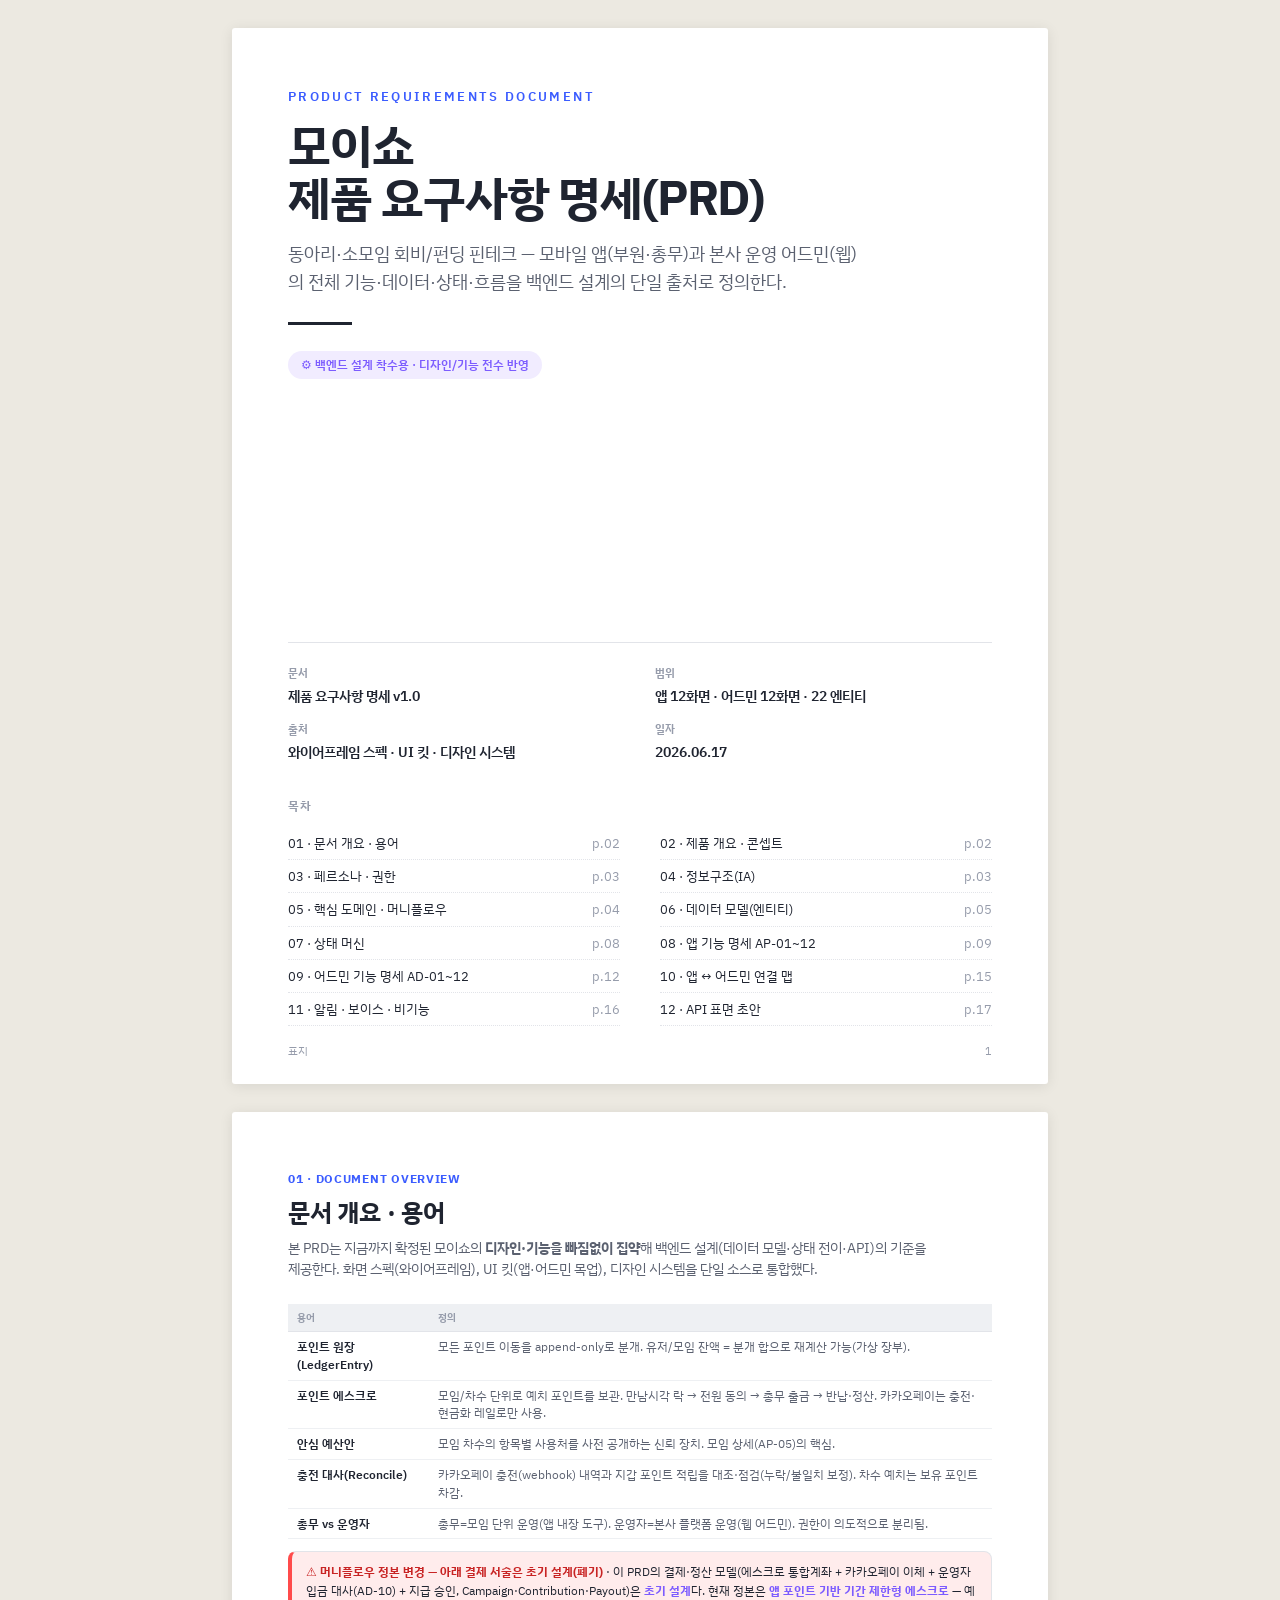
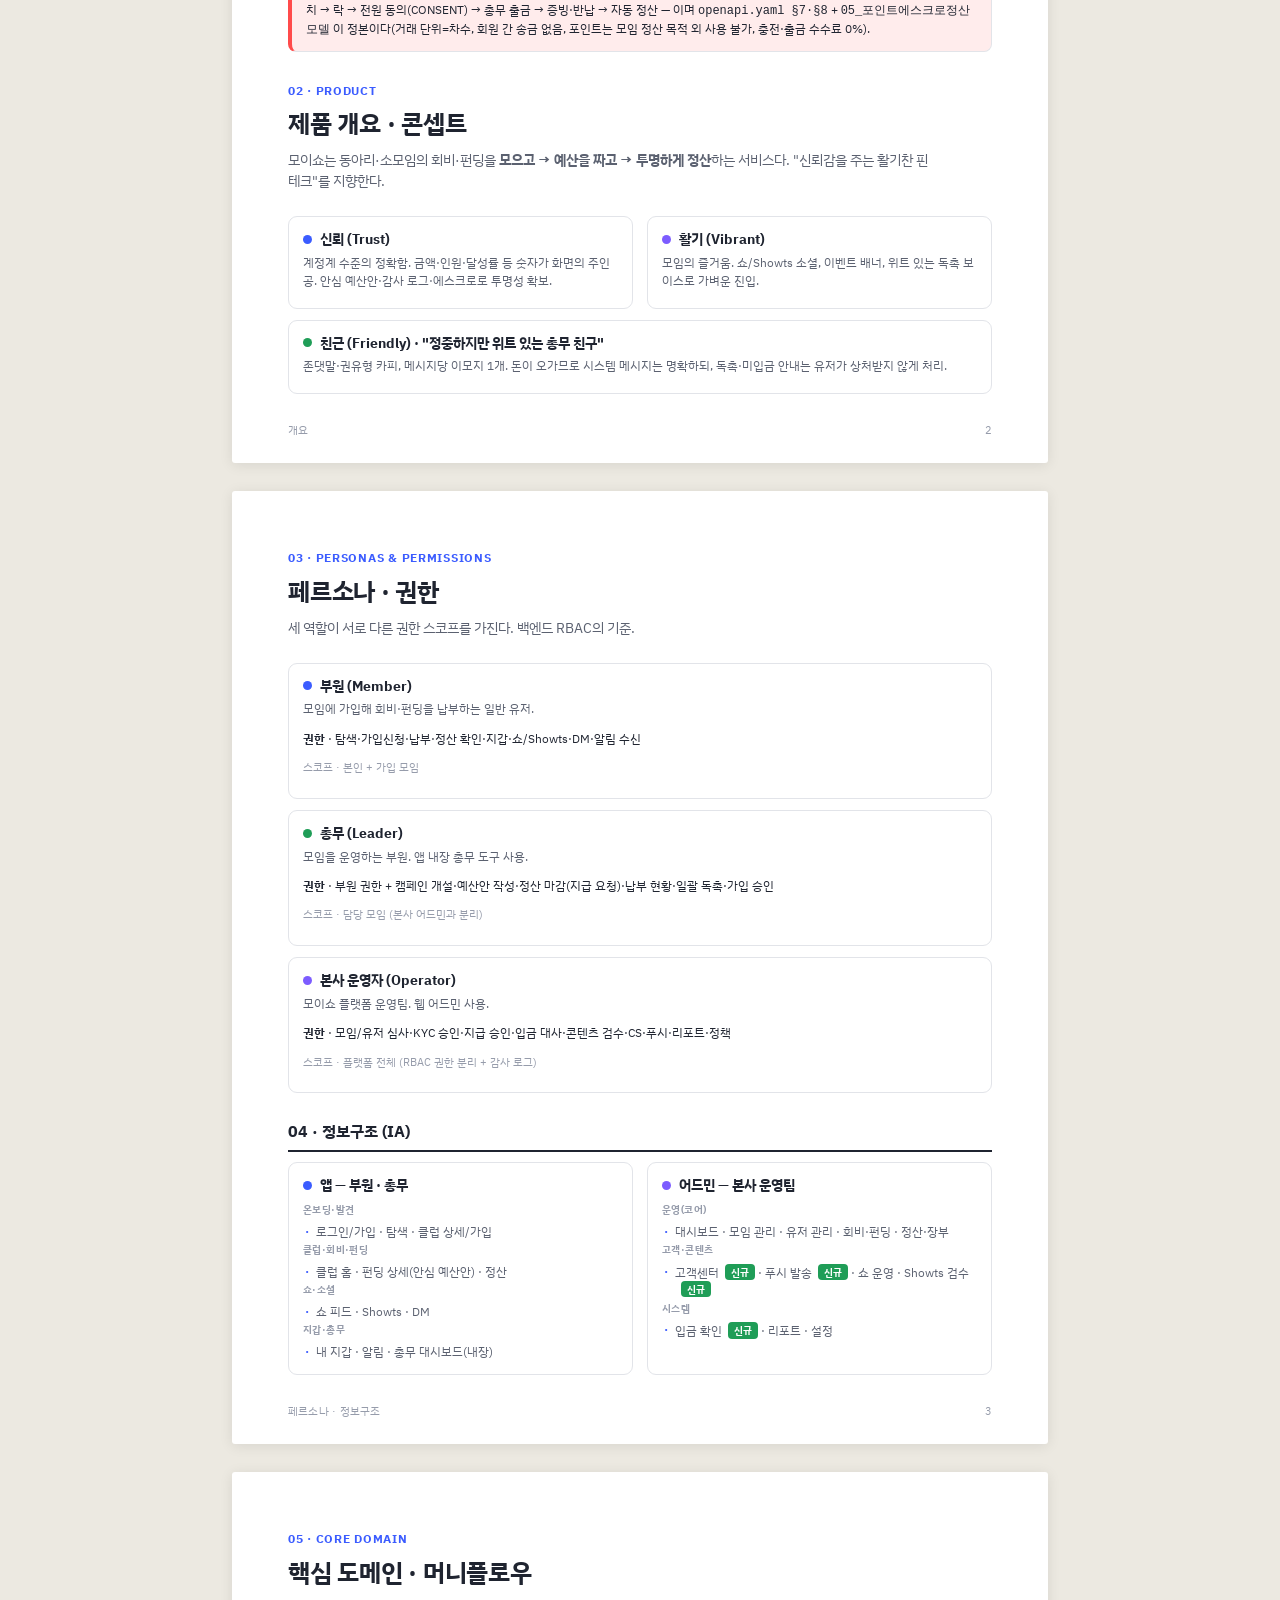
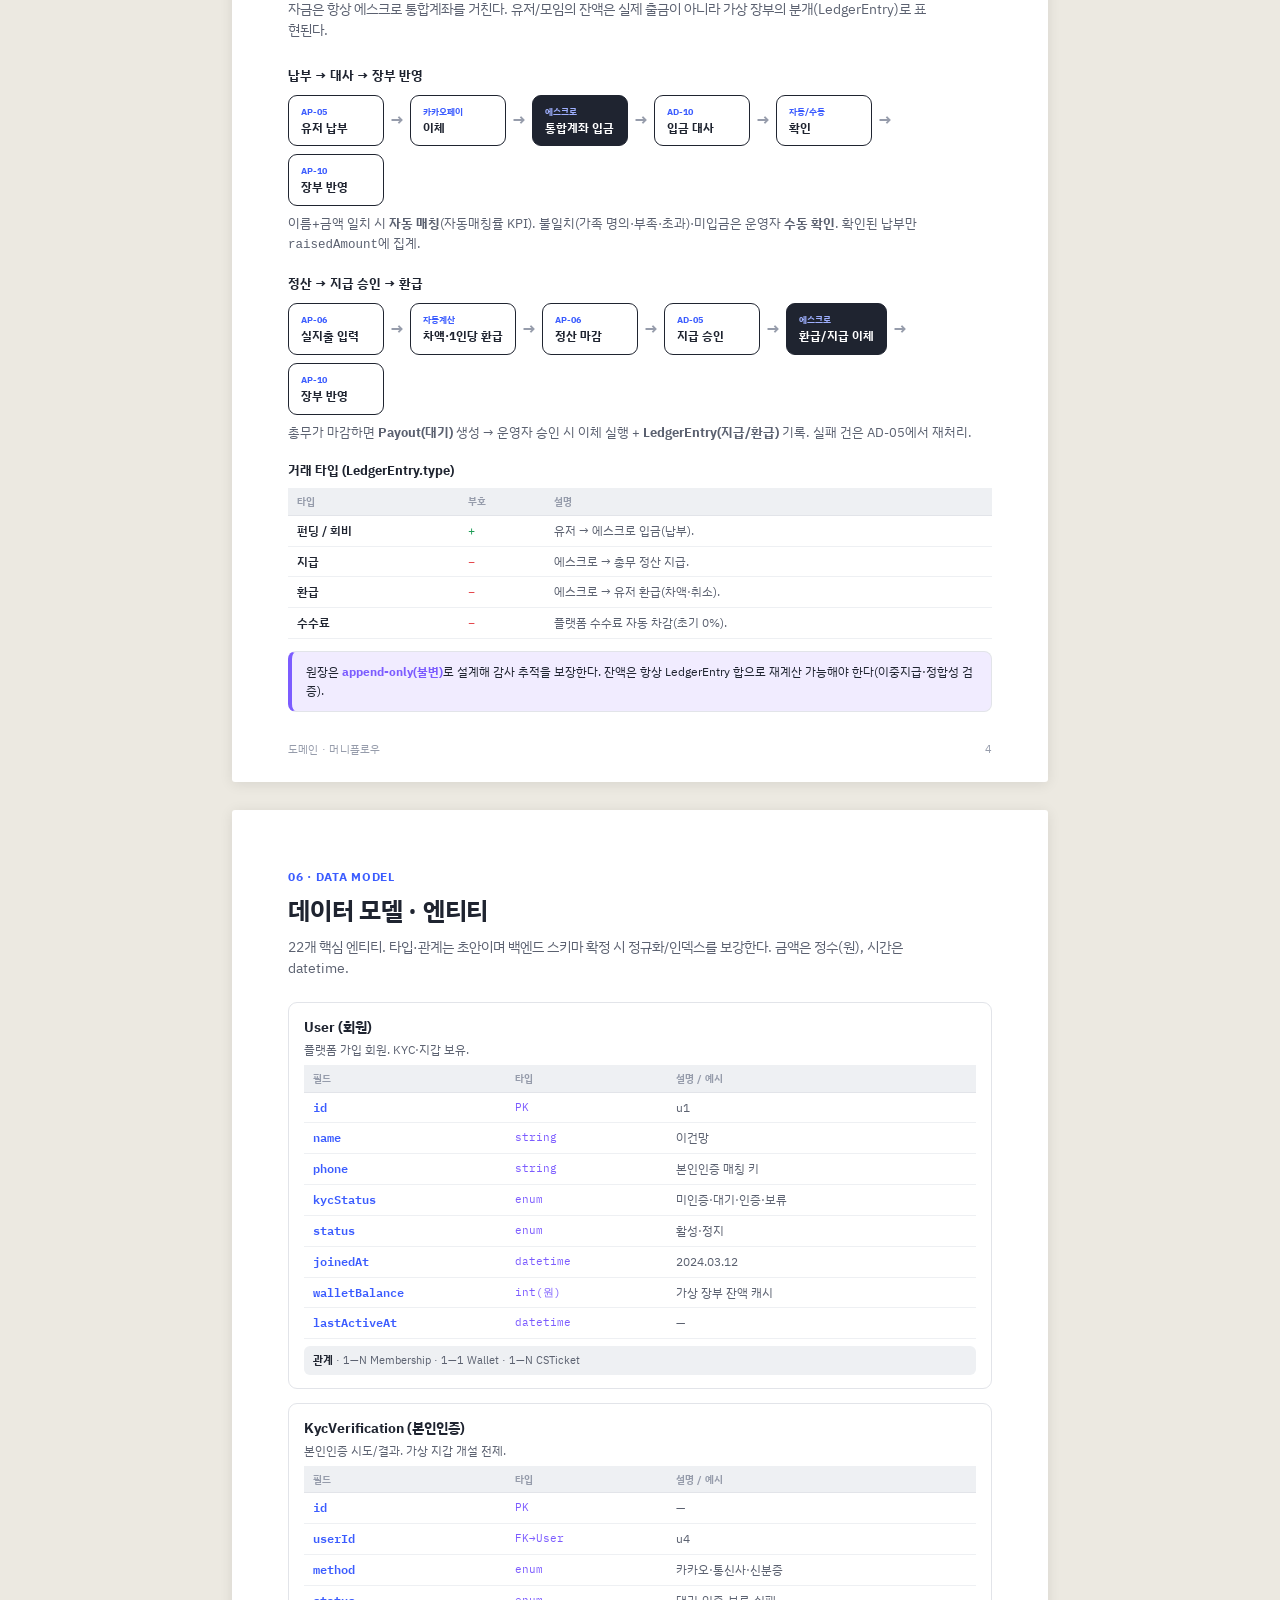
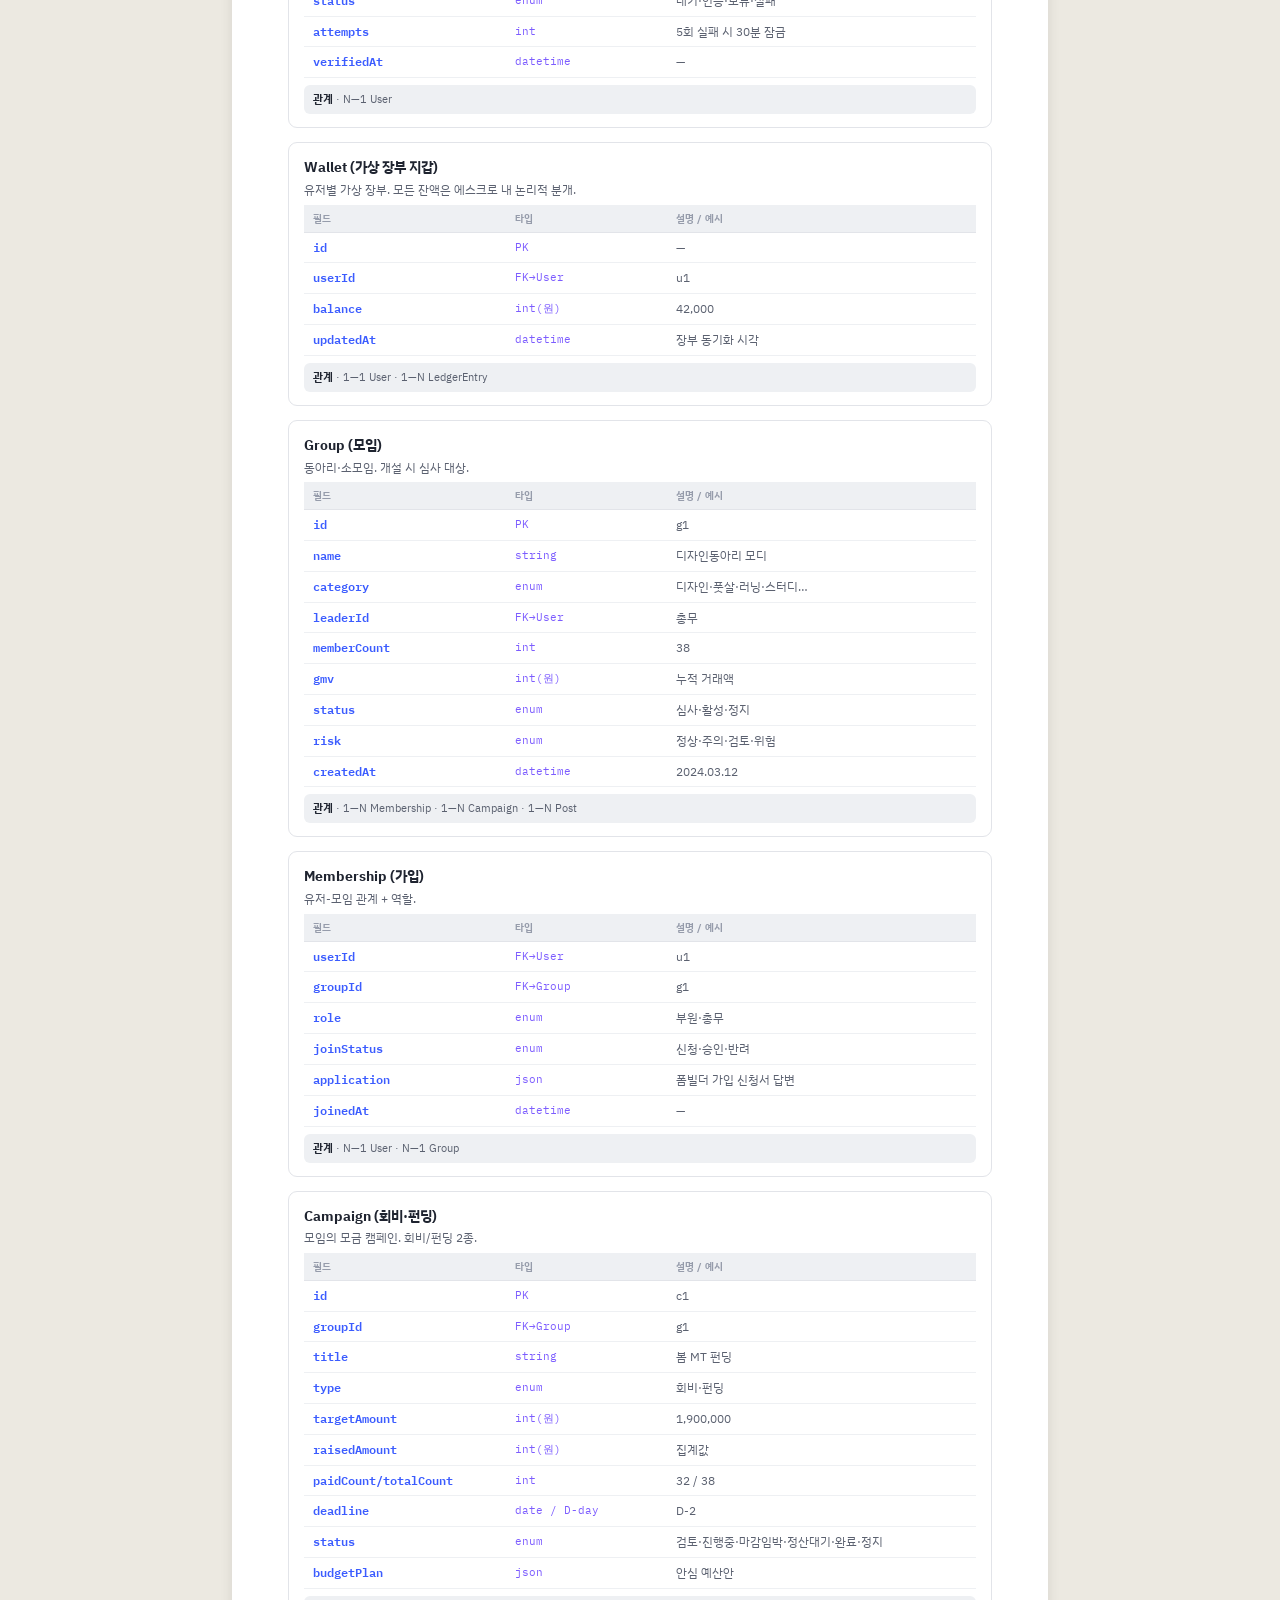
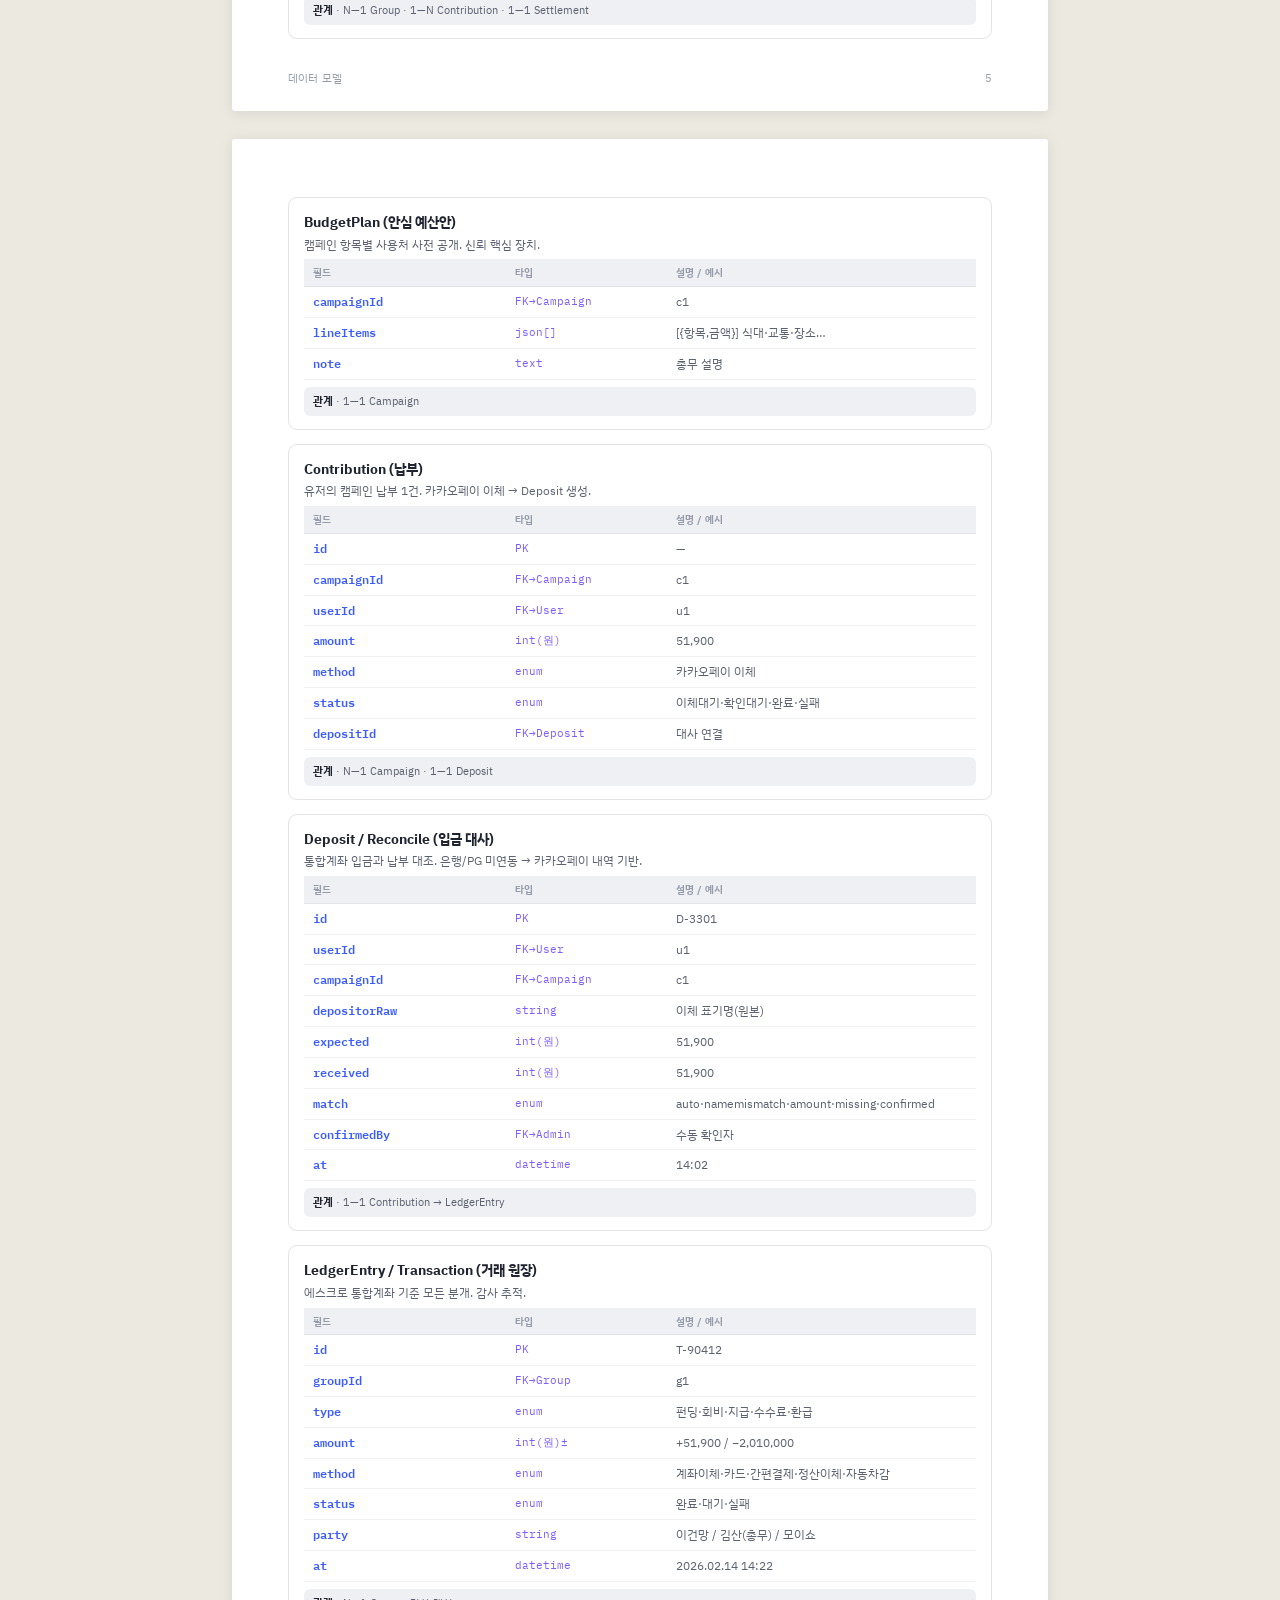
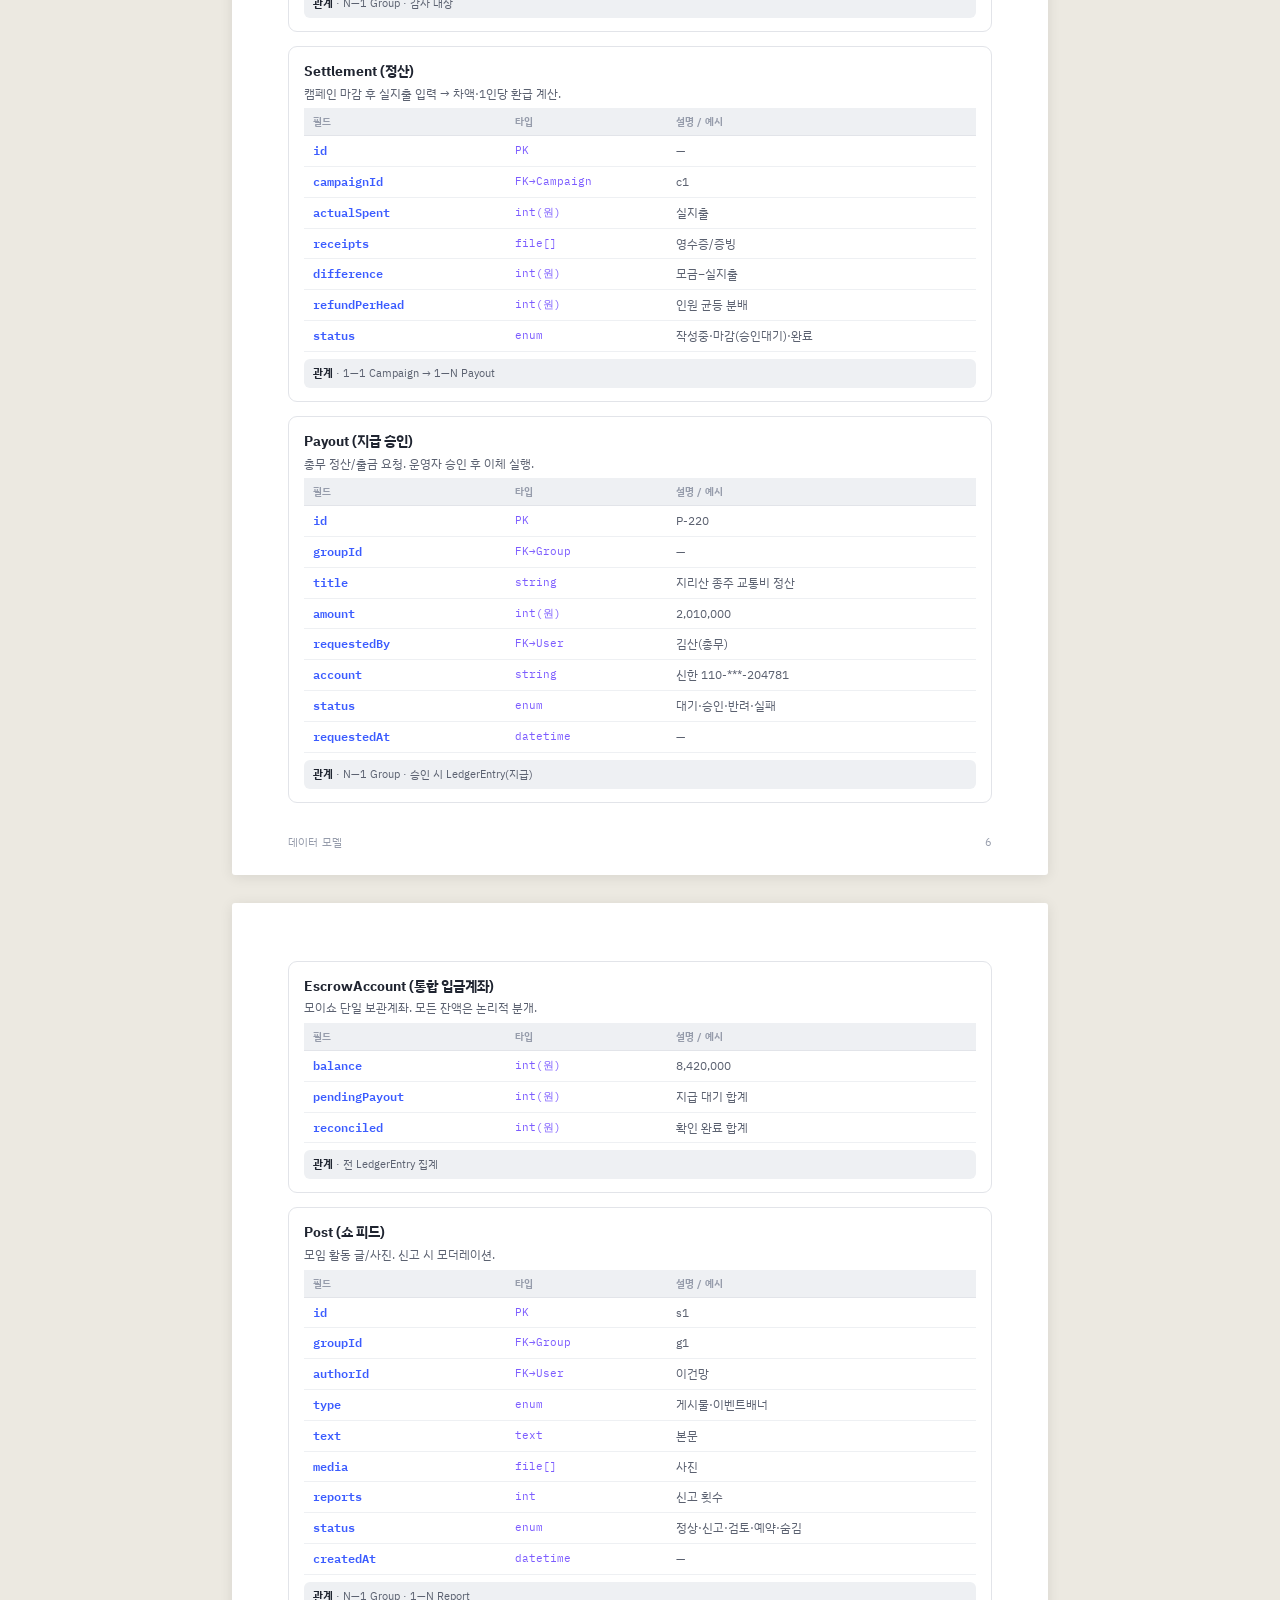
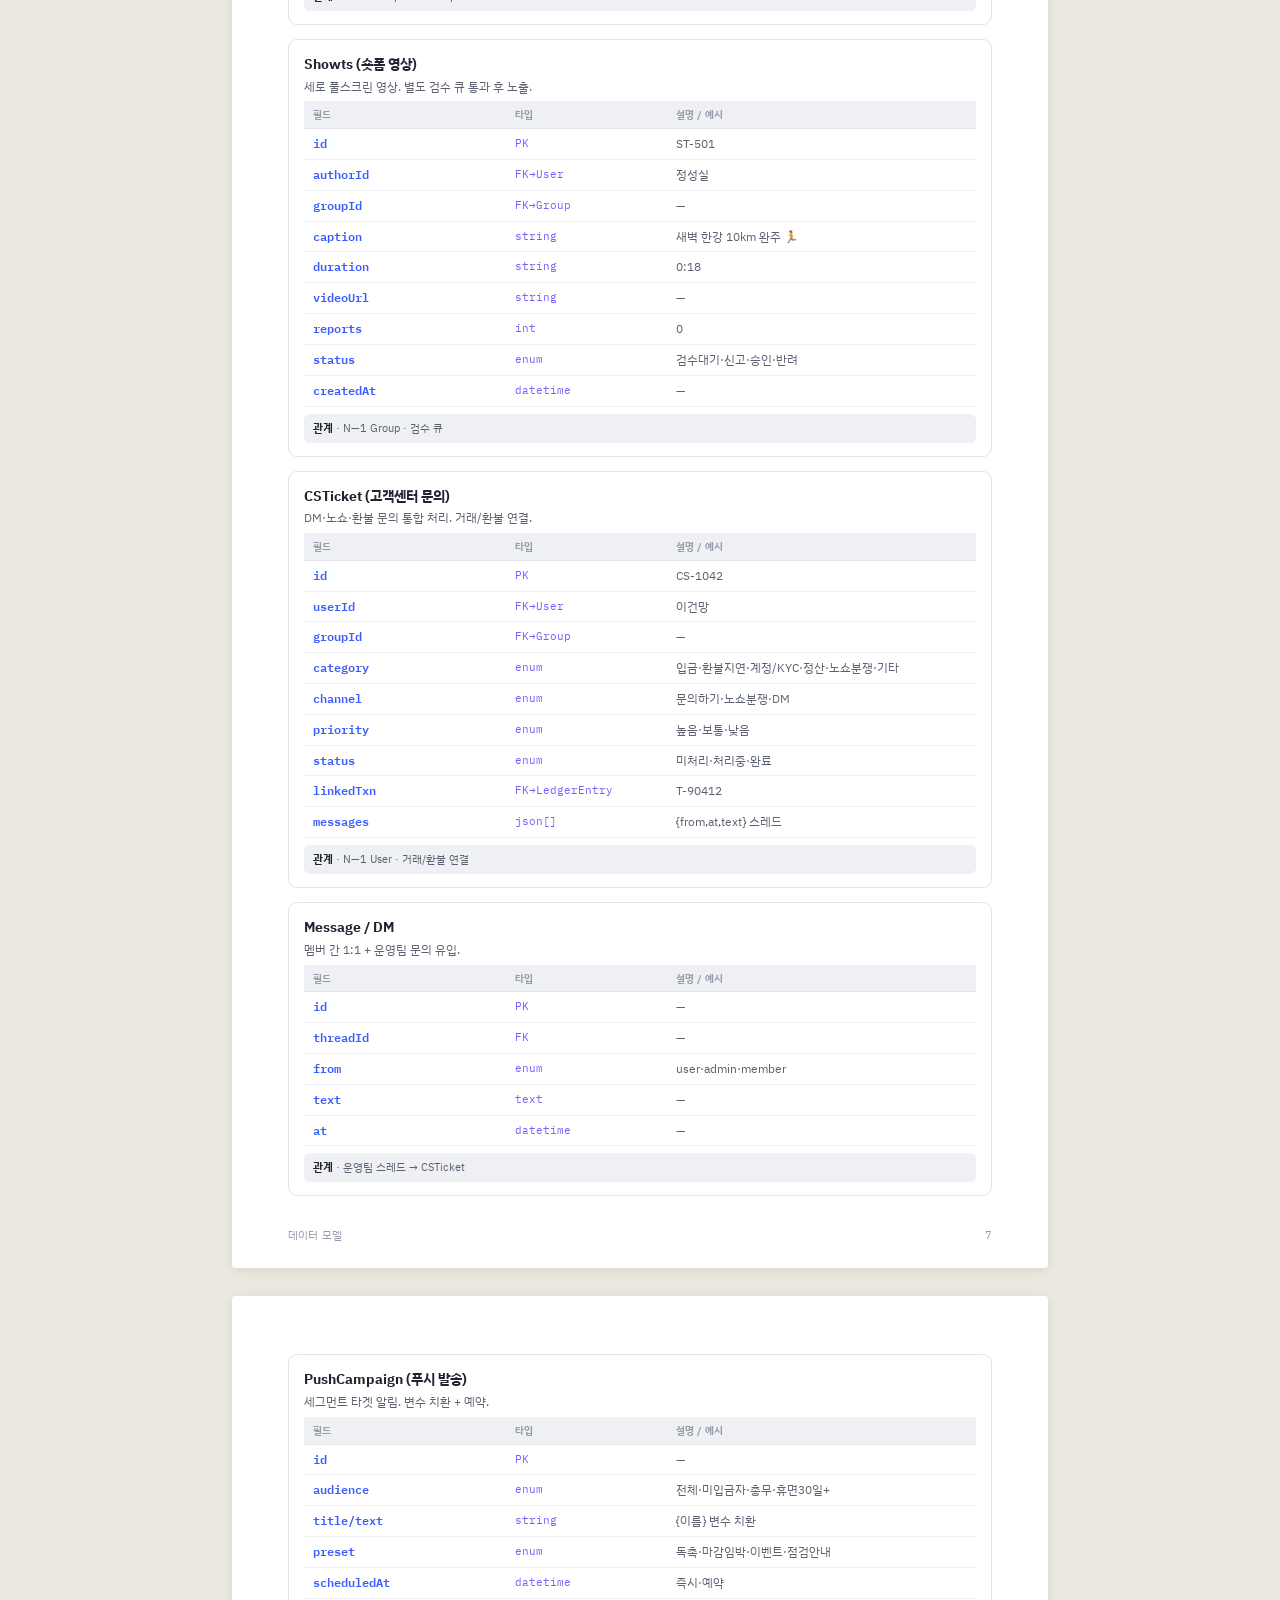
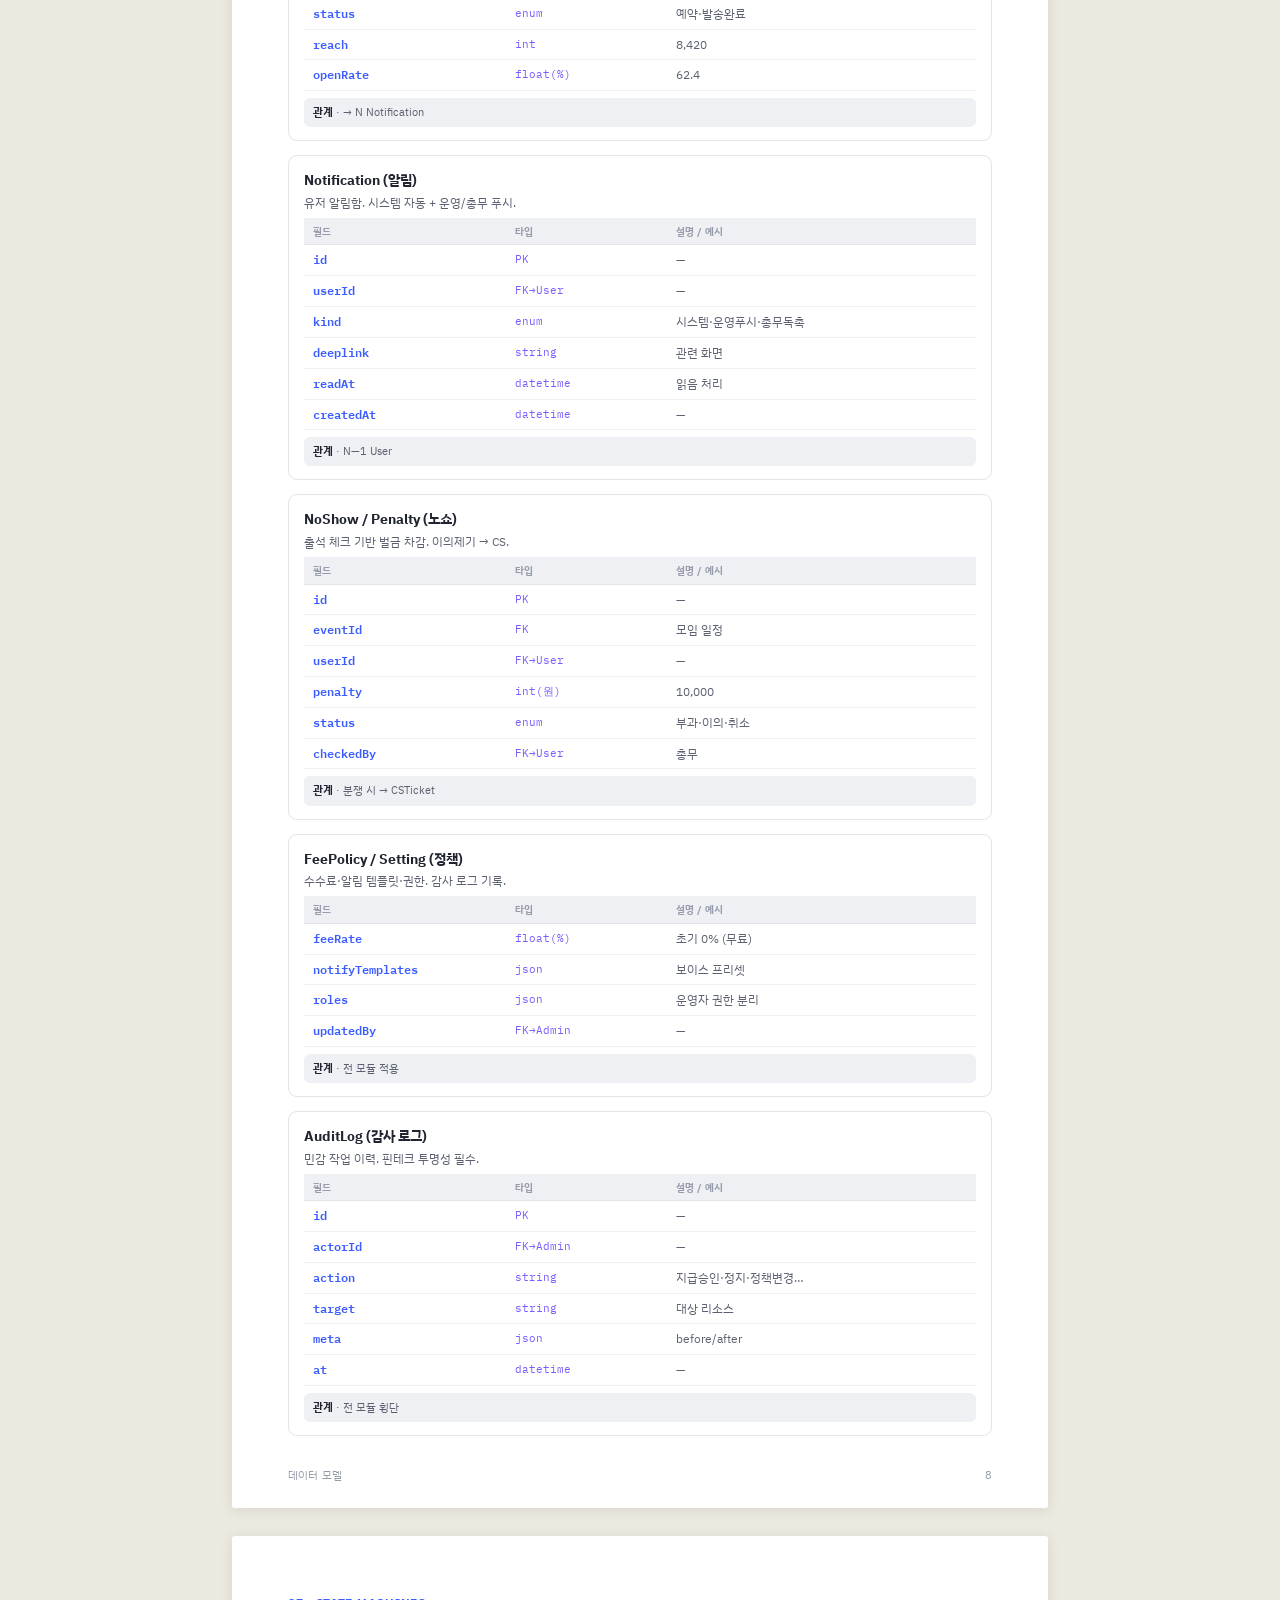
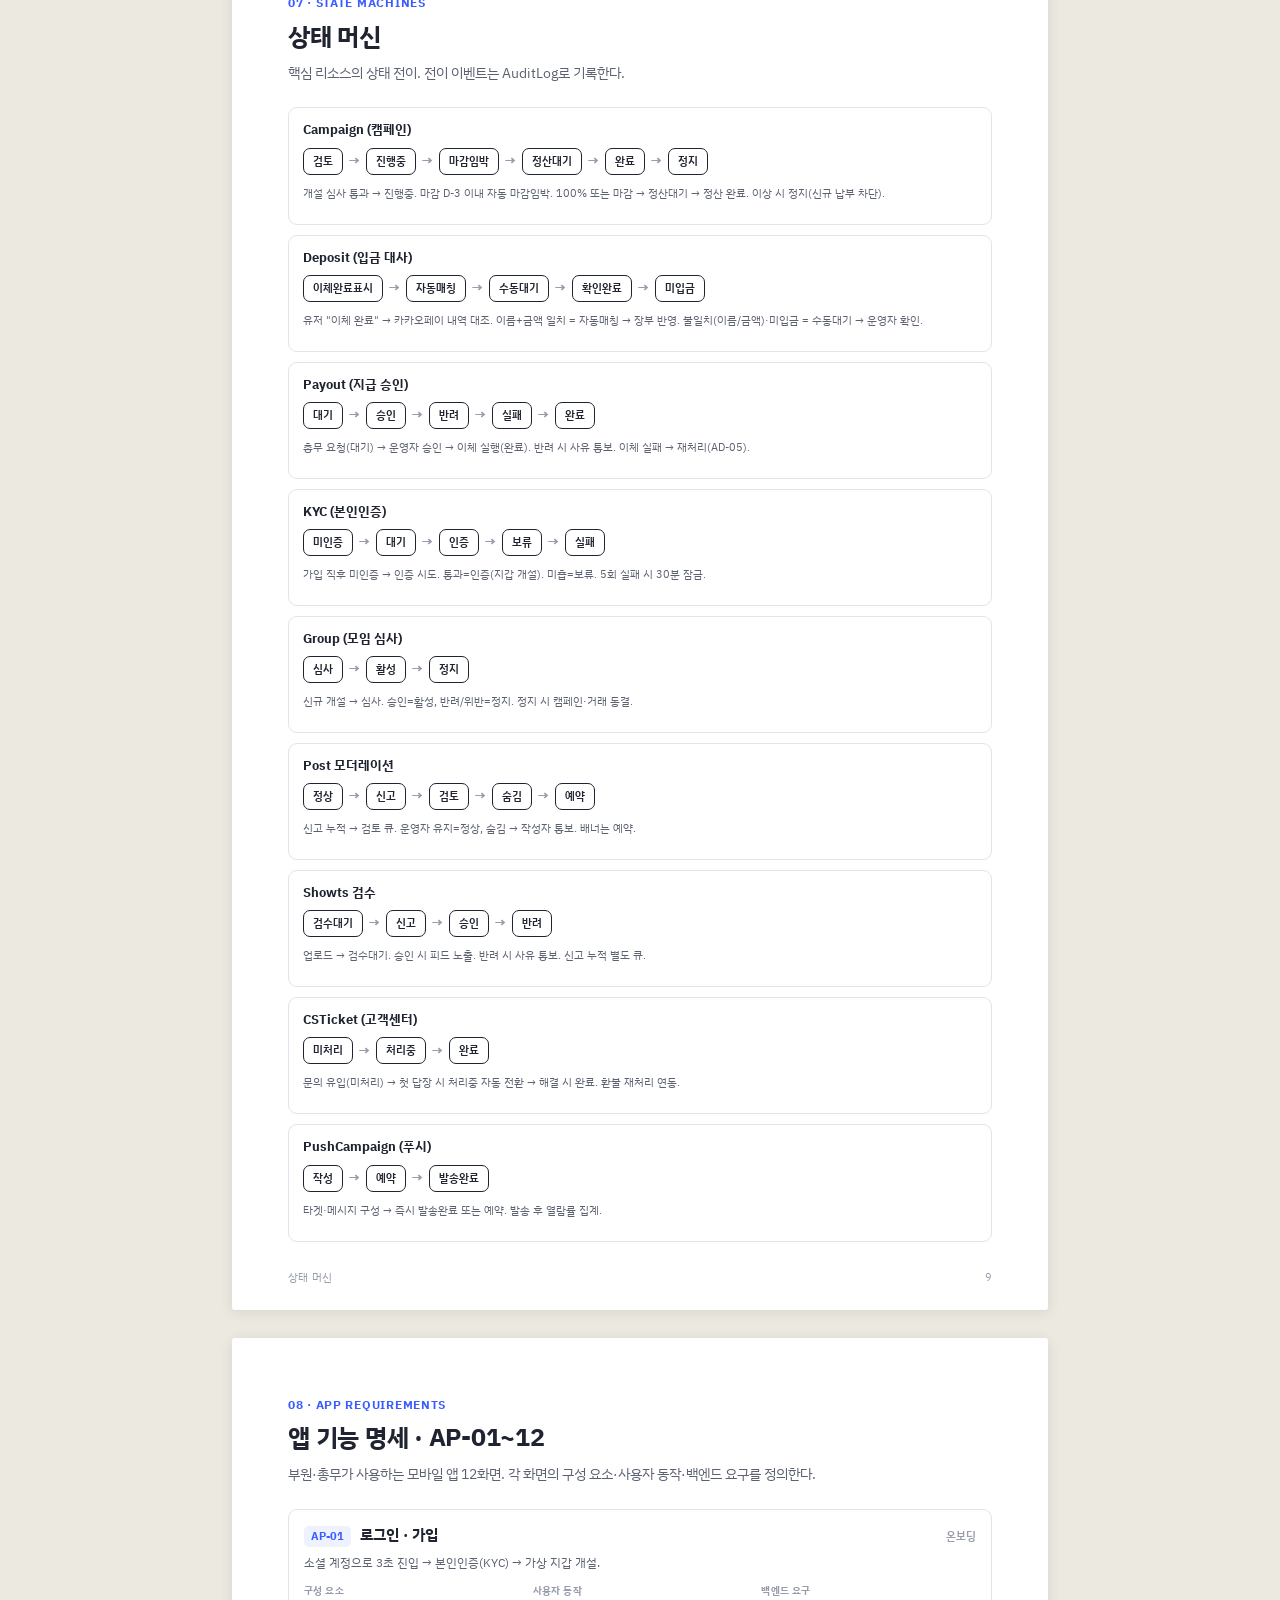
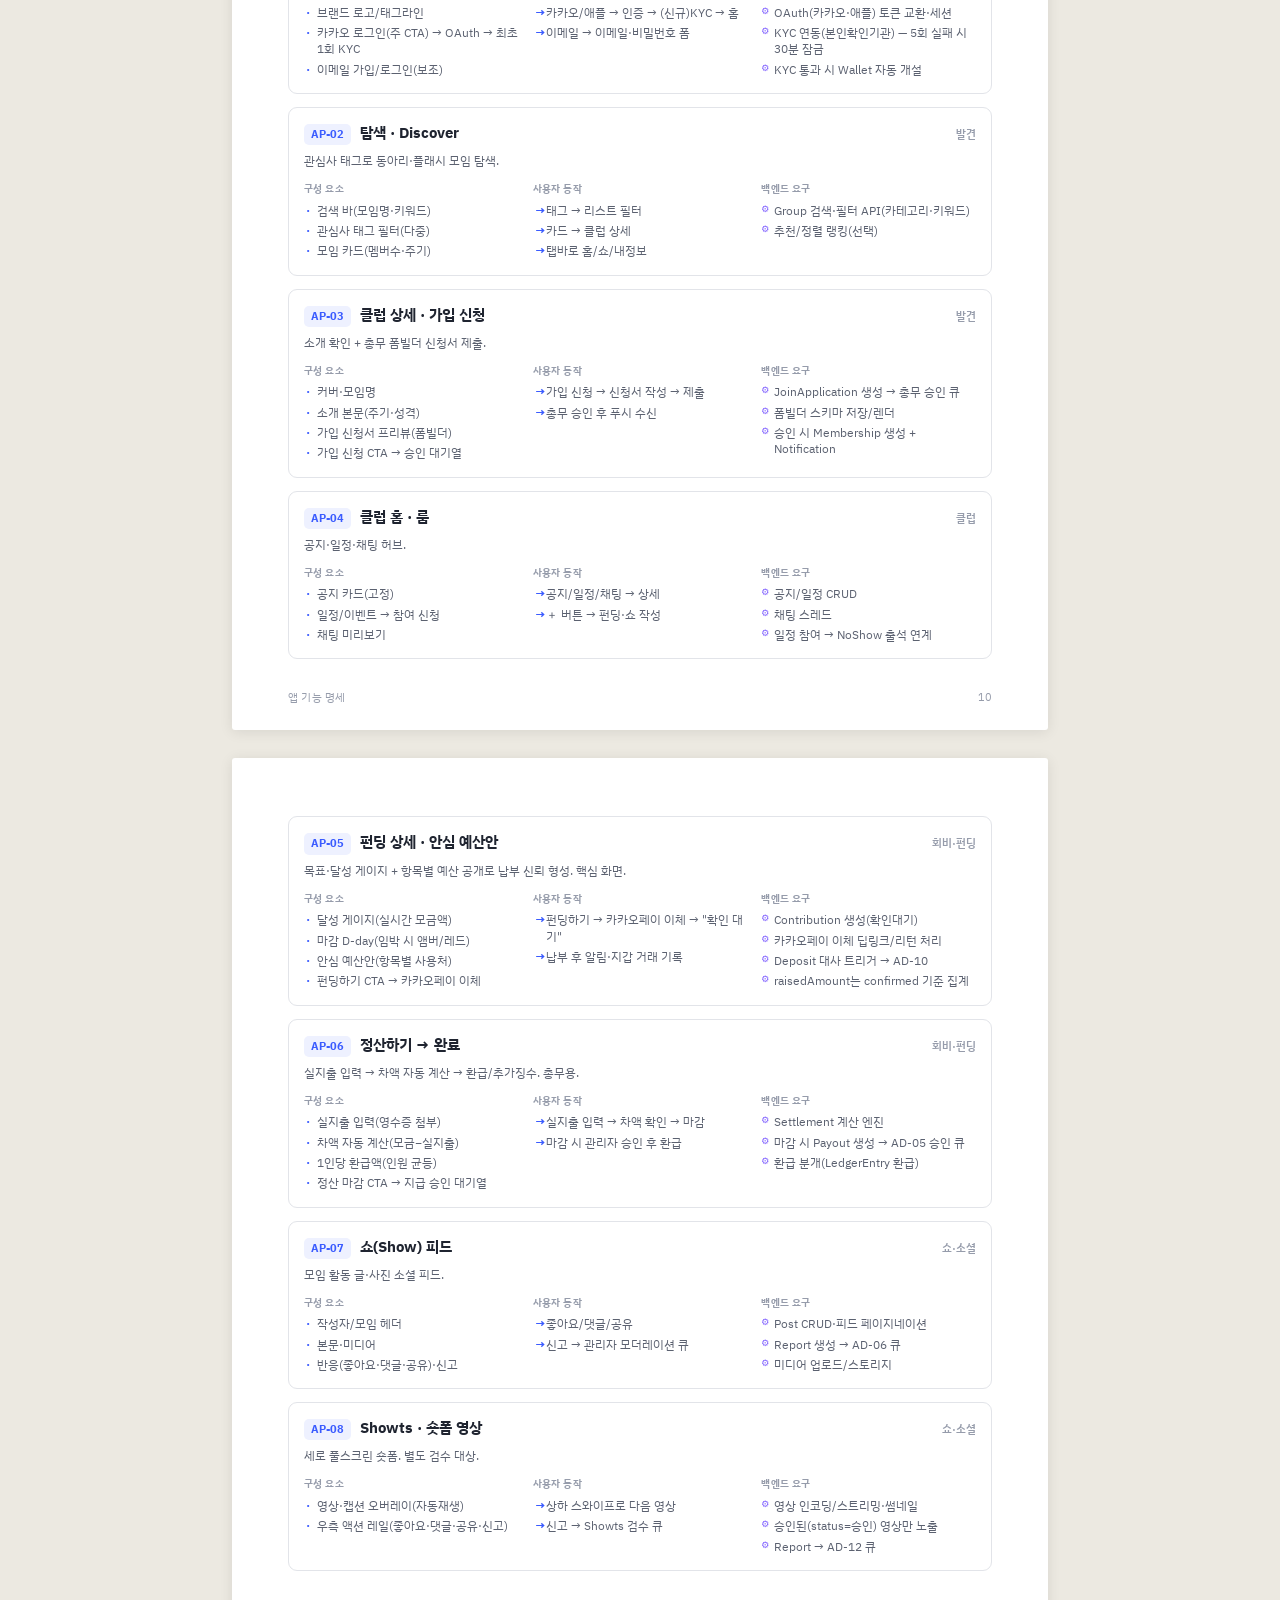
<file: docs/01_PRD.html>
<!DOCTYPE html><html lang="ko"><head><meta charset="utf-8"><meta name="viewport" content="width=device-width, initial-scale=1"><title>모이쇼 — 제품 요구사항 명세(PRD)</title><link rel="preconnect" href="https://fonts.googleapis.com"><link rel="preconnect" href="https://fonts.gstatic.com" crossorigin><link href="https://fonts.googleapis.com/css2?family=IBM+Plex+Sans+KR:wght@400;500;600;700&family=IBM+Plex+Mono:wght@500;600&display=swap" rel="stylesheet"><style>
:root{--ink:#1f2430;--mut:#5b6170;--faint:#969cab;--line:#e2e4e9;--line2:#eef0f3;--paper:#ece9e1;--white:#fff;--ac:#3b5cff;--acsoft:#eef1ff;--pp:#7c5cff;--ppsoft:#f1ecff;--ok:#1f9d57;--oksoft:#e7f6ee;--warn:#c47f00;--warnsoft:#fdf3e2;--dang:#e5484d;--dangsoft:#fdecec;}
*{box-sizing:border-box;}
html,body{margin:0;}
body{background:var(--paper);color:var(--ink);font-family:"IBM Plex Sans KR",system-ui,sans-serif;-webkit-font-smoothing:antialiased;line-height:1.55;font-size:13.5px;}
.page{width:816px;margin:28px auto;background:var(--white);box-shadow:0 2px 14px rgba(0,0,0,.09);border-radius:3px;padding:58px 56px;position:relative;}
.pg-foot{position:absolute;bottom:24px;left:56px;font-size:11px;color:var(--faint);letter-spacing:.02em;}
.pg-num{position:absolute;bottom:24px;right:56px;font-size:11px;color:var(--faint);}
/* cover */
.cover{display:flex;flex-direction:column;min-height:940px;}
.cover .tagline{font-size:13px;letter-spacing:.18em;color:var(--ac);font-weight:600;text-transform:uppercase;}
.cover h1{font-size:48px;line-height:1.08;margin:14px 0 0;letter-spacing:-.025em;font-weight:700;}
.cover .sub{font-size:18px;color:var(--mut);margin-top:16px;max-width:580px;}
.cover .rule{height:3px;width:64px;background:var(--ink);margin:26px 0;}
.cover .pill{display:inline-flex;gap:7px;align-items:center;font-size:12px;font-weight:600;color:var(--pp);background:var(--ppsoft);border-radius:99px;padding:5px 13px;width:fit-content;}
.cover .meta{margin-top:auto;display:grid;grid-template-columns:repeat(2,1fr);gap:14px 30px;border-top:1px solid var(--line);padding-top:22px;}
.cover .meta b{display:block;font-size:11px;letter-spacing:.04em;color:var(--faint);text-transform:uppercase;margin-bottom:3px;}
.cover .meta span{font-size:14px;font-weight:600;}
.toc{margin-top:34px;}
.toc h3{font-size:12px;letter-spacing:.05em;text-transform:uppercase;color:var(--faint);margin:0 0 12px;}
.toc ol{margin:0;padding:0;list-style:none;display:grid;grid-template-columns:1fr 1fr;gap:0 40px;}
.toc li{display:flex;justify-content:space-between;gap:8px;padding:6px 0;border-bottom:1px dotted var(--line);font-size:13px;}
.toc li span:last-child{color:var(--faint);}
/* sections */
.doc-h{font-size:12px;letter-spacing:.06em;text-transform:uppercase;color:var(--ac);font-weight:700;margin:0 0 4px;}
.doc-t{font-size:25px;font-weight:700;margin:0 0 7px;letter-spacing:-.01em;}
.doc-lead{font-size:13.5px;color:var(--mut);margin:0 0 24px;max-width:640px;}
h2.sec{font-size:16px;font-weight:700;margin:26px 0 10px;padding-bottom:6px;border-bottom:2px solid var(--ink);}
h3.sub{font-size:13px;font-weight:700;margin:18px 0 8px;color:var(--ink);}
p.note{font-size:12.5px;color:var(--mut);margin:8px 0;}
.divider{border:none;border-top:1px solid var(--line);margin:0 0 24px;}
/* tables */
table{width:100%;border-collapse:collapse;font-size:11.5px;margin:8px 0 4px;}
th{background:var(--line2);color:var(--faint);font-size:9.5px;text-transform:uppercase;letter-spacing:.04em;text-align:left;padding:6px 9px;font-weight:700;border-bottom:1px solid var(--line);}
td{padding:6px 9px;border-bottom:1px solid var(--line2);color:var(--mut);vertical-align:top;}
td b{color:var(--ink);font-weight:600;}
td.k{font-family:"IBM Plex Mono","SFMono-Regular",monospace;color:var(--ac);font-weight:600;white-space:nowrap;}
td.ty{font-family:"IBM Plex Mono",monospace;color:var(--pp);font-size:10.5px;white-space:nowrap;}
/* entity card */
.ent{border:1px solid var(--line);border-radius:9px;padding:13px 15px;margin-bottom:14px;break-inside:avoid;}
.ent-h{display:flex;align-items:baseline;gap:9px;margin-bottom:3px;}
.ent-h h4{margin:0;font-size:14px;font-weight:700;}
.ent-d{font-size:11.5px;color:var(--mut);margin:0 0 6px;}
.ent table{margin:4px 0 0;}
.ent .rel{font-size:11px;color:var(--mut);margin-top:7px;background:var(--line2);border-radius:6px;padding:6px 9px;}
.ent .rel b{color:var(--ink);}
/* screen spec */
.scr{border:1px solid var(--line);border-radius:9px;padding:13px 15px;margin-bottom:13px;break-inside:avoid;}
.scr-h{display:flex;align-items:baseline;gap:9px;flex-wrap:wrap;}
.scr-id{font-size:11px;font-weight:700;color:var(--ac);background:var(--acsoft);border-radius:5px;padding:2px 7px;white-space:nowrap;}
.scr-id.ad{color:var(--pp);background:var(--ppsoft);}
.scr-h h4{margin:0;font-size:15px;font-weight:700;}
.scr-grp{font-size:10.5px;color:var(--faint);font-weight:600;margin-left:auto;}
.scr-grp.new{color:#fff;background:var(--ok);border-radius:4px;padding:1px 6px;}
.scr-p{font-size:12px;color:var(--mut);margin:7px 0 11px;line-height:1.5;}
.scr-cols{display:grid;grid-template-columns:1fr 1fr;gap:14px;}
.scr-cols.three{grid-template-columns:1fr 1fr 1fr;}
.scr-lab{font-size:9.5px;font-weight:700;letter-spacing:.04em;text-transform:uppercase;color:var(--faint);margin:0 0 5px;}
ul.tight{margin:0;padding:0;list-style:none;}
ul.tight li{font-size:11.5px;color:var(--mut);padding:2px 0 2px 13px;position:relative;line-height:1.42;}
ul.tight li::before{content:"·";position:absolute;left:2px;color:var(--ac);font-weight:700;}
ul.tight.be li::before{content:"⚙";left:0;font-size:9px;color:var(--pp);}
ul.tight.act li::before{content:"→";color:var(--ac);font-weight:700;}
/* persona / machine */
.pcard{border:1px solid var(--line);border-radius:9px;padding:12px 14px;margin-bottom:11px;break-inside:avoid;}
.pcard h4{margin:0 0 4px;font-size:13.5px;display:flex;align-items:center;gap:8px;}
.pcard h4 .dot{width:9px;height:9px;border-radius:50%;}
.pcard .who{font-size:11.5px;color:var(--mut);margin:0 0 6px;}
.pcard .can{font-size:11.5px;color:var(--ink);}
.pcard .scope{font-size:10.5px;color:var(--faint);margin-top:4px;}
.mac{border:1px solid var(--line);border-radius:9px;padding:11px 14px;margin-bottom:10px;break-inside:avoid;}
.mac h4{margin:0 0 8px;font-size:13px;}
.states{display:flex;flex-wrap:wrap;align-items:center;gap:5px;margin-bottom:7px;}
.state{font-size:11px;font-weight:600;border:1.5px solid var(--ink);border-radius:7px;padding:4px 9px;background:#fff;}
.arr{color:var(--faint);font-weight:700;}
.mac .mn{font-size:11px;color:var(--mut);line-height:1.45;}
/* money flow */
.flow{display:flex;flex-wrap:wrap;align-items:stretch;gap:8px 0;margin:10px 0 6px;}
.fstep{border:1.5px solid var(--ink);border-radius:9px;padding:9px 12px;min-width:96px;background:#fff;display:flex;flex-direction:column;justify-content:center;}
.fstep .fl{font-size:9px;color:var(--ac);font-weight:700;}
.fstep b{font-size:11.5px;}
.fstep.acc{background:var(--ink);color:#fff;}.fstep.acc .fl{color:#9fb0ff;}
.farr{display:flex;align-items:center;color:var(--faint);font-size:16px;padding:0 6px;font-weight:700;}
/* conn map */
.conn{display:grid;grid-template-columns:1fr 64px 1fr;align-items:center;gap:7px;margin-bottom:8px;}
.conn-a,.conn-b{border:1.5px solid var(--ink);border-radius:8px;padding:9px 11px;font-size:11.5px;font-weight:600;}
.conn-a{border-left:5px solid var(--ac);}.conn-b{border-left:5px solid var(--pp);}
.conn-x{text-align:center;color:var(--faint);font-weight:700;font-size:11px;}
.conn-note{grid-column:1/-1;font-size:10px;color:var(--faint);margin:-4px 0 4px 4px;}
.cols2{columns:2;column-gap:26px;}
.api{font-family:"IBM Plex Mono",monospace;font-size:11px;}
.api .m{display:inline-block;font-weight:700;width:46px;}
.api .get{color:var(--ok);}.api .post{color:var(--ac);}.api .patch{color:var(--warn);}.api .del{color:var(--dang);}
.callout{border:1px solid var(--line);border-left:4px solid var(--pp);background:var(--ppsoft);border-radius:8px;padding:11px 14px;font-size:12px;color:var(--ink);margin:12px 0;}
.callout b{color:var(--pp);}
.tag{display:inline-block;font-size:10px;font-weight:700;color:#fff;background:var(--ok);border-radius:4px;padding:1px 6px;margin-left:6px;vertical-align:1px;}
@media print{body{background:none;}.page{width:auto;margin:0;box-shadow:none;border-radius:0;padding:0;}.pg-foot,.pg-num{display:none;}.page+.page{break-before:page;}.ent,.scr,.pcard,.mac,.conn,tr{break-inside:avoid;}*{print-color-adjust:exact;-webkit-print-color-adjust:exact;}}
@page{margin:0.7in;}
</style></head><body><div class="page"><span class="pg-foot">표지</span><div class="cover">
<div class="tagline">Product Requirements Document</div>
<h1>모이쇼<br>제품 요구사항 명세(PRD)</h1>
<div class="sub">동아리·소모임 회비/펀딩 핀테크 — 모바일 앱(부원·총무)과 본사 운영 어드민(웹)의 전체 기능·데이터·상태·흐름을 백엔드 설계의 단일 출처로 정의한다.</div>
<div class="rule"></div>
<div class="pill">⚙ 백엔드 설계 착수용 · 디자인/기능 전수 반영</div>
<div class="meta">
<div><b>문서</b><span>제품 요구사항 명세 v1.0</span></div>
<div><b>범위</b><span>앱 12화면 · 어드민 12화면 · 22 엔티티</span></div>
<div><b>출처</b><span>와이어프레임 스펙 · UI 킷 · 디자인 시스템</span></div>
<div><b>일자</b><span>2026.06.17</span></div>
</div>
<div class="toc"><h3>목차</h3><ol>
<li><span>01 · 문서 개요 · 용어</span><span>p.02</span></li>
<li><span>02 · 제품 개요 · 콘셉트</span><span>p.02</span></li>
<li><span>03 · 페르소나 · 권한</span><span>p.03</span></li>
<li><span>04 · 정보구조(IA)</span><span>p.03</span></li>
<li><span>05 · 핵심 도메인 · 머니플로우</span><span>p.04</span></li>
<li><span>06 · 데이터 모델(엔티티)</span><span>p.05</span></li>
<li><span>07 · 상태 머신</span><span>p.08</span></li>
<li><span>08 · 앱 기능 명세 AP-01~12</span><span>p.09</span></li>
<li><span>09 · 어드민 기능 명세 AD-01~12</span><span>p.12</span></li>
<li><span>10 · 앱 ↔ 어드민 연결 맵</span><span>p.15</span></li>
<li><span>11 · 알림 · 보이스 · 비기능</span><span>p.16</span></li>
<li><span>12 · API 표면 초안</span><span>p.17</span></li>
</ol></div>
</div><span class="pg-num">1</span></div><div class="page"><span class="pg-foot">개요</span>
<div class="doc-h">01 · Document Overview</div><div class="doc-t">문서 개요 · 용어</div>
<p class="doc-lead">본 PRD는 지금까지 확정된 모이쇼의 <b>디자인·기능을 빠짐없이 집약</b>해 백엔드 설계(데이터 모델·상태 전이·API)의 기준을 제공한다. 화면 스펙(와이어프레임), UI 킷(앱·어드민 목업), 디자인 시스템을 단일 소스로 통합했다.</p>
<table><thead><tr><th style="width:20%">용어</th><th>정의</th></tr></thead><tbody>
<tr><td><b>포인트 원장(LedgerEntry)</b></td><td>모든 포인트 이동을 append-only로 분개. 유저/모임 잔액 = 분개 합으로 재계산 가능(가상 장부).</td></tr>
<tr><td><b>포인트 에스크로</b></td><td>모임/차수 단위로 예치 포인트를 보관. 만남시각 락 → 전원 동의 → 총무 출금 → 반납·정산. 카카오페이는 충전·현금화 레일로만 사용.</td></tr>
<tr><td><b>안심 예산안</b></td><td>모임 차수의 항목별 사용처를 사전 공개하는 신뢰 장치. 모임 상세(AP-05)의 핵심.</td></tr>
<tr><td><b>충전 대사(Reconcile)</b></td><td>카카오페이 충전(webhook) 내역과 지갑 포인트 적립을 대조·점검(누락/불일치 보정). 차수 예치는 보유 포인트 차감.</td></tr>
<tr><td><b>총무 vs 운영자</b></td><td>총무=모임 단위 운영(앱 내장 도구). 운영자=본사 플랫폼 운영(웹 어드민). 권한이 의도적으로 분리됨.</td></tr>
</tbody></table>
<div class="callout" style="border-left:4px solid #FF4B4B;background:#FFECEC"><b style="color:#C82424">⚠ 머니플로우 정본 변경 — 아래 결제 서술은 초기 설계(폐기)</b> · 이 PRD의 결제·정산 모델(에스크로 통합계좌 + 카카오페이 이체 + 운영자 입금 대사(AD-10) + 지급 승인, Campaign·Contribution·Payout)은 <b>초기 설계</b>다. 현재 정본은 <b>앱 포인트 기반 기간 제한형 에스크로</b> — 예치 → 락 → 전원 동의(CONSENT) → 총무 출금 → 증빙·반납 → 자동 정산 — 이며 <code>openapi.yaml §7·§8</code> + <code>05_포인트에스크로정산모델</code> 이 정본이다(거래 단위=차수, 회원 간 송금 없음, 포인트는 모임 정산 목적 외 사용 불가, 충전·출금 수수료 0%).</div>

<div class="doc-h" style="margin-top:30px">02 · Product</div><div class="doc-t">제품 개요 · 콘셉트</div>
<p class="doc-lead">모이쇼는 동아리·소모임의 회비·펀딩을 <b>모으고 → 예산을 짜고 → 투명하게 정산</b>하는 서비스다. "신뢰감을 주는 활기찬 핀테크"를 지향한다.</p>
<div class="scr-cols">
<div class="pcard"><h4><span class="dot" style="background:var(--ac)"></span>신뢰 (Trust)</h4><p class="who">계정계 수준의 정확함. 금액·인원·달성률 등 숫자가 화면의 주인공. 안심 예산안·감사 로그·에스크로로 투명성 확보.</p></div>
<div class="pcard"><h4><span class="dot" style="background:var(--pp)"></span>활기 (Vibrant)</h4><p class="who">모임의 즐거움. 쇼/Showts 소셜, 이벤트 배너, 위트 있는 독촉 보이스로 가벼운 진입.</p></div>
</div>
<div class="pcard"><h4><span class="dot" style="background:var(--ok)"></span>친근 (Friendly) · "정중하지만 위트 있는 총무 친구"</h4><p class="who">존댓말·권유형 카피, 메시지당 이모지 1개. 돈이 오가므로 시스템 메시지는 명확하되, 독촉·미입금 안내는 유저가 상처받지 않게 처리.</p></div>
<span class="pg-num">2</span></div><div class="page"><span class="pg-foot">페르소나 · 정보구조</span>
<div class="doc-h">03 · Personas & Permissions</div><div class="doc-t">페르소나 · 권한</div>
<p class="doc-lead">세 역할이 서로 다른 권한 스코프를 가진다. 백엔드 RBAC의 기준.</p>
<div class="pcard"><h4><span class="dot" style="background:var(--ac)"></span>부원 (Member)</h4><p class="who">모임에 가입해 회비·펀딩을 납부하는 일반 유저.</p><p class="can"><b>권한</b> · 탐색·가입신청·납부·정산 확인·지갑·쇼/Showts·DM·알림 수신</p><p class="scope">스코프 · 본인 + 가입 모임</p></div><div class="pcard"><h4><span class="dot" style="background:var(--ok)"></span>총무 (Leader)</h4><p class="who">모임을 운영하는 부원. 앱 내장 총무 도구 사용.</p><p class="can"><b>권한</b> · 부원 권한 + 캠페인 개설·예산안 작성·정산 마감(지급 요청)·납부 현황·일괄 독촉·가입 승인</p><p class="scope">스코프 · 담당 모임 (본사 어드민과 분리)</p></div><div class="pcard"><h4><span class="dot" style="background:var(--pp)"></span>본사 운영자 (Operator)</h4><p class="who">모이쇼 플랫폼 운영팀. 웹 어드민 사용.</p><p class="can"><b>권한</b> · 모임/유저 심사·KYC 승인·지급 승인·입금 대사·콘텐츠 검수·CS·푸시·리포트·정책</p><p class="scope">스코프 · 플랫폼 전체 (RBAC 권한 분리 + 감사 로그)</p></div>

<h2 class="sec">04 · 정보구조 (IA)</h2>
<div class="scr-cols">
<div class="pcard"><h4><span class="dot" style="background:var(--ac)"></span>앱 — 부원 · 총무</h4>
<p class="scr-lab" style="margin-top:6px">온보딩·발견</p><ul class="tight"><li>로그인/가입 · 탐색 · 클럽 상세/가입</li></ul>
<p class="scr-lab">클럽·회비·펀딩</p><ul class="tight"><li>클럽 홈 · 펀딩 상세(안심 예산안) · 정산</li></ul>
<p class="scr-lab">쇼·소셜</p><ul class="tight"><li>쇼 피드 · Showts · DM</li></ul>
<p class="scr-lab">지갑·총무</p><ul class="tight"><li>내 지갑 · 알림 · 총무 대시보드(내장)</li></ul></div>
<div class="pcard"><h4><span class="dot" style="background:var(--pp)"></span>어드민 — 본사 운영팀</h4>
<p class="scr-lab" style="margin-top:6px">운영(코어)</p><ul class="tight"><li>대시보드 · 모임 관리 · 유저 관리 · 회비·펀딩 · 정산·장부</li></ul>
<p class="scr-lab">고객·콘텐츠</p><ul class="tight"><li>고객센터<span class="tag">신규</span> · 푸시 발송<span class="tag">신규</span> · 쇼 운영 · Showts 검수<span class="tag">신규</span></li></ul>
<p class="scr-lab">시스템</p><ul class="tight"><li>입금 확인<span class="tag">신규</span> · 리포트 · 설정</li></ul></div>
</div>
<span class="pg-num">3</span></div><div class="page"><span class="pg-foot">도메인 · 머니플로우</span>
<div class="doc-h">05 · Core Domain</div><div class="doc-t">핵심 도메인 · 머니플로우</div>
<p class="doc-lead">자금은 항상 에스크로 통합계좌를 거친다. 유저/모임의 잔액은 실제 출금이 아니라 가상 장부의 분개(LedgerEntry)로 표현된다.</p>
<h3 class="sub">납부 → 대사 → 장부 반영</h3>
<div class="flow">
<div class="fstep"><span class="fl">AP-05</span><b>유저 납부</b></div><div class="farr">→</div>
<div class="fstep"><span class="fl">카카오페이</span><b>이체</b></div><div class="farr">→</div>
<div class="fstep acc"><span class="fl">에스크로</span><b>통합계좌 입금</b></div><div class="farr">→</div>
<div class="fstep"><span class="fl">AD-10</span><b>입금 대사</b></div><div class="farr">→</div>
<div class="fstep"><span class="fl">자동/수동</span><b>확인</b></div><div class="farr">→</div>
<div class="fstep"><span class="fl">AP-10</span><b>장부 반영</b></div>
</div>
<p class="note">이름+금액 일치 시 <b>자동 매칭</b>(자동매칭률 KPI). 불일치(가족 명의·부족·초과)·미입금은 운영자 <b>수동 확인</b>. 확인된 납부만 <code>raisedAmount</code>에 집계.</p>
<h3 class="sub">정산 → 지급 승인 → 환급</h3>
<div class="flow">
<div class="fstep"><span class="fl">AP-06</span><b>실지출 입력</b></div><div class="farr">→</div>
<div class="fstep"><span class="fl">자동계산</span><b>차액·1인당 환급</b></div><div class="farr">→</div>
<div class="fstep"><span class="fl">AP-06</span><b>정산 마감</b></div><div class="farr">→</div>
<div class="fstep"><span class="fl">AD-05</span><b>지급 승인</b></div><div class="farr">→</div>
<div class="fstep acc"><span class="fl">에스크로</span><b>환급/지급 이체</b></div><div class="farr">→</div>
<div class="fstep"><span class="fl">AP-10</span><b>장부 반영</b></div>
</div>
<p class="note">총무가 마감하면 <b>Payout(대기)</b> 생성 → 운영자 승인 시 이체 실행 + <b>LedgerEntry(지급/환급)</b> 기록. 실패 건은 AD-05에서 재처리.</p>
<h3 class="sub">거래 타입 (LedgerEntry.type)</h3>
<table><thead><tr><th>타입</th><th>부호</th><th>설명</th></tr></thead><tbody>
<tr><td><b>펀딩 / 회비</b></td><td style="color:var(--ok)">+</td><td>유저 → 에스크로 입금(납부).</td></tr>
<tr><td><b>지급</b></td><td style="color:var(--dang)">−</td><td>에스크로 → 총무 정산 지급.</td></tr>
<tr><td><b>환급</b></td><td style="color:var(--dang)">−</td><td>에스크로 → 유저 환급(차액·취소).</td></tr>
<tr><td><b>수수료</b></td><td style="color:var(--dang)">−</td><td>플랫폼 수수료 자동 차감(초기 0%).</td></tr>
</tbody></table>
<div class="callout">원장은 <b>append-only(불변)</b>로 설계해 감사 추적을 보장한다. 잔액은 항상 LedgerEntry 합으로 재계산 가능해야 한다(이중지급·정합성 검증).</div>
<span class="pg-num">4</span></div><div class="page"><span class="pg-foot">데이터 모델</span><div class="doc-h">06 · Data Model</div><div class="doc-t">데이터 모델 · 엔티티</div><p class="doc-lead">22개 핵심 엔티티. 타입·관계는 초안이며 백엔드 스키마 확정 시 정규화/인덱스를 보강한다. 금액은 정수(원), 시간은 datetime.</p><div class="ent"><div class="ent-h"><h4>User (회원)</h4></div><p class="ent-d">플랫폼 가입 회원. KYC·지갑 보유.</p>
  <table><thead><tr><th style="width:30%">필드</th><th style="width:24%">타입</th><th>설명 / 예시</th></tr></thead><tbody>
  <tr><td class="k">id</td><td class="ty">PK</td><td>u1</td></tr><tr><td class="k">name</td><td class="ty">string</td><td>이건망</td></tr><tr><td class="k">phone</td><td class="ty">string</td><td>본인인증 매칭 키</td></tr><tr><td class="k">kycStatus</td><td class="ty">enum</td><td>미인증·대기·인증·보류</td></tr><tr><td class="k">status</td><td class="ty">enum</td><td>활성·정지</td></tr><tr><td class="k">joinedAt</td><td class="ty">datetime</td><td>2024.03.12</td></tr><tr><td class="k">walletBalance</td><td class="ty">int(원)</td><td>가상 장부 잔액 캐시</td></tr><tr><td class="k">lastActiveAt</td><td class="ty">datetime</td><td>—</td></tr>
  </tbody></table><div class="rel"><b>관계</b> · 1—N Membership · 1—1 Wallet · 1—N CSTicket</div></div><div class="ent"><div class="ent-h"><h4>KycVerification (본인인증)</h4></div><p class="ent-d">본인인증 시도/결과. 가상 지갑 개설 전제.</p>
  <table><thead><tr><th style="width:30%">필드</th><th style="width:24%">타입</th><th>설명 / 예시</th></tr></thead><tbody>
  <tr><td class="k">id</td><td class="ty">PK</td><td>—</td></tr><tr><td class="k">userId</td><td class="ty">FK→User</td><td>u4</td></tr><tr><td class="k">method</td><td class="ty">enum</td><td>카카오·통신사·신분증</td></tr><tr><td class="k">status</td><td class="ty">enum</td><td>대기·인증·보류·실패</td></tr><tr><td class="k">attempts</td><td class="ty">int</td><td>5회 실패 시 30분 잠금</td></tr><tr><td class="k">verifiedAt</td><td class="ty">datetime</td><td>—</td></tr>
  </tbody></table><div class="rel"><b>관계</b> · N—1 User</div></div><div class="ent"><div class="ent-h"><h4>Wallet (가상 장부 지갑)</h4></div><p class="ent-d">유저별 가상 장부. 모든 잔액은 에스크로 내 논리적 분개.</p>
  <table><thead><tr><th style="width:30%">필드</th><th style="width:24%">타입</th><th>설명 / 예시</th></tr></thead><tbody>
  <tr><td class="k">id</td><td class="ty">PK</td><td>—</td></tr><tr><td class="k">userId</td><td class="ty">FK→User</td><td>u1</td></tr><tr><td class="k">balance</td><td class="ty">int(원)</td><td>42,000</td></tr><tr><td class="k">updatedAt</td><td class="ty">datetime</td><td>장부 동기화 시각</td></tr>
  </tbody></table><div class="rel"><b>관계</b> · 1—1 User · 1—N LedgerEntry</div></div><div class="ent"><div class="ent-h"><h4>Group (모임)</h4></div><p class="ent-d">동아리·소모임. 개설 시 심사 대상.</p>
  <table><thead><tr><th style="width:30%">필드</th><th style="width:24%">타입</th><th>설명 / 예시</th></tr></thead><tbody>
  <tr><td class="k">id</td><td class="ty">PK</td><td>g1</td></tr><tr><td class="k">name</td><td class="ty">string</td><td>디자인동아리 모디</td></tr><tr><td class="k">category</td><td class="ty">enum</td><td>디자인·풋살·러닝·스터디…</td></tr><tr><td class="k">leaderId</td><td class="ty">FK→User</td><td>총무</td></tr><tr><td class="k">memberCount</td><td class="ty">int</td><td>38</td></tr><tr><td class="k">gmv</td><td class="ty">int(원)</td><td>누적 거래액</td></tr><tr><td class="k">status</td><td class="ty">enum</td><td>심사·활성·정지</td></tr><tr><td class="k">risk</td><td class="ty">enum</td><td>정상·주의·검토·위험</td></tr><tr><td class="k">createdAt</td><td class="ty">datetime</td><td>2024.03.12</td></tr>
  </tbody></table><div class="rel"><b>관계</b> · 1—N Membership · 1—N Campaign · 1—N Post</div></div><div class="ent"><div class="ent-h"><h4>Membership (가입)</h4></div><p class="ent-d">유저-모임 관계 + 역할.</p>
  <table><thead><tr><th style="width:30%">필드</th><th style="width:24%">타입</th><th>설명 / 예시</th></tr></thead><tbody>
  <tr><td class="k">userId</td><td class="ty">FK→User</td><td>u1</td></tr><tr><td class="k">groupId</td><td class="ty">FK→Group</td><td>g1</td></tr><tr><td class="k">role</td><td class="ty">enum</td><td>부원·총무</td></tr><tr><td class="k">joinStatus</td><td class="ty">enum</td><td>신청·승인·반려</td></tr><tr><td class="k">application</td><td class="ty">json</td><td>폼빌더 가입 신청서 답변</td></tr><tr><td class="k">joinedAt</td><td class="ty">datetime</td><td>—</td></tr>
  </tbody></table><div class="rel"><b>관계</b> · N—1 User · N—1 Group</div></div><div class="ent"><div class="ent-h"><h4>Campaign (회비·펀딩)</h4></div><p class="ent-d">모임의 모금 캠페인. 회비/펀딩 2종.</p>
  <table><thead><tr><th style="width:30%">필드</th><th style="width:24%">타입</th><th>설명 / 예시</th></tr></thead><tbody>
  <tr><td class="k">id</td><td class="ty">PK</td><td>c1</td></tr><tr><td class="k">groupId</td><td class="ty">FK→Group</td><td>g1</td></tr><tr><td class="k">title</td><td class="ty">string</td><td>봄 MT 펀딩</td></tr><tr><td class="k">type</td><td class="ty">enum</td><td>회비·펀딩</td></tr><tr><td class="k">targetAmount</td><td class="ty">int(원)</td><td>1,900,000</td></tr><tr><td class="k">raisedAmount</td><td class="ty">int(원)</td><td>집계값</td></tr><tr><td class="k">paidCount/totalCount</td><td class="ty">int</td><td>32 / 38</td></tr><tr><td class="k">deadline</td><td class="ty">date / D-day</td><td>D-2</td></tr><tr><td class="k">status</td><td class="ty">enum</td><td>검토·진행중·마감임박·정산대기·완료·정지</td></tr><tr><td class="k">budgetPlan</td><td class="ty">json</td><td>안심 예산안</td></tr>
  </tbody></table><div class="rel"><b>관계</b> · N—1 Group · 1—N Contribution · 1—1 Settlement</div></div><span class="pg-num">5</span></div><div class="page"><span class="pg-foot">데이터 모델</span><div class="ent"><div class="ent-h"><h4>BudgetPlan (안심 예산안)</h4></div><p class="ent-d">캠페인 항목별 사용처 사전 공개. 신뢰 핵심 장치.</p>
  <table><thead><tr><th style="width:30%">필드</th><th style="width:24%">타입</th><th>설명 / 예시</th></tr></thead><tbody>
  <tr><td class="k">campaignId</td><td class="ty">FK→Campaign</td><td>c1</td></tr><tr><td class="k">lineItems</td><td class="ty">json[]</td><td>[{항목,금액}] 식대·교통·장소…</td></tr><tr><td class="k">note</td><td class="ty">text</td><td>총무 설명</td></tr>
  </tbody></table><div class="rel"><b>관계</b> · 1—1 Campaign</div></div><div class="ent"><div class="ent-h"><h4>Contribution (납부)</h4></div><p class="ent-d">유저의 캠페인 납부 1건. 카카오페이 이체 → Deposit 생성.</p>
  <table><thead><tr><th style="width:30%">필드</th><th style="width:24%">타입</th><th>설명 / 예시</th></tr></thead><tbody>
  <tr><td class="k">id</td><td class="ty">PK</td><td>—</td></tr><tr><td class="k">campaignId</td><td class="ty">FK→Campaign</td><td>c1</td></tr><tr><td class="k">userId</td><td class="ty">FK→User</td><td>u1</td></tr><tr><td class="k">amount</td><td class="ty">int(원)</td><td>51,900</td></tr><tr><td class="k">method</td><td class="ty">enum</td><td>카카오페이 이체</td></tr><tr><td class="k">status</td><td class="ty">enum</td><td>이체대기·확인대기·완료·실패</td></tr><tr><td class="k">depositId</td><td class="ty">FK→Deposit</td><td>대사 연결</td></tr>
  </tbody></table><div class="rel"><b>관계</b> · N—1 Campaign · 1—1 Deposit</div></div><div class="ent"><div class="ent-h"><h4>Deposit / Reconcile (입금 대사)</h4></div><p class="ent-d">통합계좌 입금과 납부 대조. 은행/PG 미연동 → 카카오페이 내역 기반.</p>
  <table><thead><tr><th style="width:30%">필드</th><th style="width:24%">타입</th><th>설명 / 예시</th></tr></thead><tbody>
  <tr><td class="k">id</td><td class="ty">PK</td><td>D-3301</td></tr><tr><td class="k">userId</td><td class="ty">FK→User</td><td>u1</td></tr><tr><td class="k">campaignId</td><td class="ty">FK→Campaign</td><td>c1</td></tr><tr><td class="k">depositorRaw</td><td class="ty">string</td><td>이체 표기명(원본)</td></tr><tr><td class="k">expected</td><td class="ty">int(원)</td><td>51,900</td></tr><tr><td class="k">received</td><td class="ty">int(원)</td><td>51,900</td></tr><tr><td class="k">match</td><td class="ty">enum</td><td>auto·namemismatch·amount·missing·confirmed</td></tr><tr><td class="k">confirmedBy</td><td class="ty">FK→Admin</td><td>수동 확인자</td></tr><tr><td class="k">at</td><td class="ty">datetime</td><td>14:02</td></tr>
  </tbody></table><div class="rel"><b>관계</b> · 1—1 Contribution → LedgerEntry</div></div><div class="ent"><div class="ent-h"><h4>LedgerEntry / Transaction (거래 원장)</h4></div><p class="ent-d">에스크로 통합계좌 기준 모든 분개. 감사 추적.</p>
  <table><thead><tr><th style="width:30%">필드</th><th style="width:24%">타입</th><th>설명 / 예시</th></tr></thead><tbody>
  <tr><td class="k">id</td><td class="ty">PK</td><td>T-90412</td></tr><tr><td class="k">groupId</td><td class="ty">FK→Group</td><td>g1</td></tr><tr><td class="k">type</td><td class="ty">enum</td><td>펀딩·회비·지급·수수료·환급</td></tr><tr><td class="k">amount</td><td class="ty">int(원)±</td><td>+51,900 / −2,010,000</td></tr><tr><td class="k">method</td><td class="ty">enum</td><td>계좌이체·카드·간편결제·정산이체·자동차감</td></tr><tr><td class="k">status</td><td class="ty">enum</td><td>완료·대기·실패</td></tr><tr><td class="k">party</td><td class="ty">string</td><td>이건망 / 김산(총무) / 모이쇼</td></tr><tr><td class="k">at</td><td class="ty">datetime</td><td>2026.02.14 14:22</td></tr>
  </tbody></table><div class="rel"><b>관계</b> · N—1 Group · 감사 대상</div></div><div class="ent"><div class="ent-h"><h4>Settlement (정산)</h4></div><p class="ent-d">캠페인 마감 후 실지출 입력 → 차액·1인당 환급 계산.</p>
  <table><thead><tr><th style="width:30%">필드</th><th style="width:24%">타입</th><th>설명 / 예시</th></tr></thead><tbody>
  <tr><td class="k">id</td><td class="ty">PK</td><td>—</td></tr><tr><td class="k">campaignId</td><td class="ty">FK→Campaign</td><td>c1</td></tr><tr><td class="k">actualSpent</td><td class="ty">int(원)</td><td>실지출</td></tr><tr><td class="k">receipts</td><td class="ty">file[]</td><td>영수증/증빙</td></tr><tr><td class="k">difference</td><td class="ty">int(원)</td><td>모금−실지출</td></tr><tr><td class="k">refundPerHead</td><td class="ty">int(원)</td><td>인원 균등 분배</td></tr><tr><td class="k">status</td><td class="ty">enum</td><td>작성중·마감(승인대기)·완료</td></tr>
  </tbody></table><div class="rel"><b>관계</b> · 1—1 Campaign → 1—N Payout</div></div><div class="ent"><div class="ent-h"><h4>Payout (지급 승인)</h4></div><p class="ent-d">총무 정산/출금 요청. 운영자 승인 후 이체 실행.</p>
  <table><thead><tr><th style="width:30%">필드</th><th style="width:24%">타입</th><th>설명 / 예시</th></tr></thead><tbody>
  <tr><td class="k">id</td><td class="ty">PK</td><td>P-220</td></tr><tr><td class="k">groupId</td><td class="ty">FK→Group</td><td>—</td></tr><tr><td class="k">title</td><td class="ty">string</td><td>지리산 종주 교통비 정산</td></tr><tr><td class="k">amount</td><td class="ty">int(원)</td><td>2,010,000</td></tr><tr><td class="k">requestedBy</td><td class="ty">FK→User</td><td>김산(총무)</td></tr><tr><td class="k">account</td><td class="ty">string</td><td>신한 110-***-204781</td></tr><tr><td class="k">status</td><td class="ty">enum</td><td>대기·승인·반려·실패</td></tr><tr><td class="k">requestedAt</td><td class="ty">datetime</td><td>—</td></tr>
  </tbody></table><div class="rel"><b>관계</b> · N—1 Group · 승인 시 LedgerEntry(지급)</div></div><span class="pg-num">6</span></div><div class="page"><span class="pg-foot">데이터 모델</span><div class="ent"><div class="ent-h"><h4>EscrowAccount (통합 입금계좌)</h4></div><p class="ent-d">모이쇼 단일 보관계좌. 모든 잔액은 논리적 분개.</p>
  <table><thead><tr><th style="width:30%">필드</th><th style="width:24%">타입</th><th>설명 / 예시</th></tr></thead><tbody>
  <tr><td class="k">balance</td><td class="ty">int(원)</td><td>8,420,000</td></tr><tr><td class="k">pendingPayout</td><td class="ty">int(원)</td><td>지급 대기 합계</td></tr><tr><td class="k">reconciled</td><td class="ty">int(원)</td><td>확인 완료 합계</td></tr>
  </tbody></table><div class="rel"><b>관계</b> · 전 LedgerEntry 집계</div></div><div class="ent"><div class="ent-h"><h4>Post (쇼 피드)</h4></div><p class="ent-d">모임 활동 글/사진. 신고 시 모더레이션.</p>
  <table><thead><tr><th style="width:30%">필드</th><th style="width:24%">타입</th><th>설명 / 예시</th></tr></thead><tbody>
  <tr><td class="k">id</td><td class="ty">PK</td><td>s1</td></tr><tr><td class="k">groupId</td><td class="ty">FK→Group</td><td>g1</td></tr><tr><td class="k">authorId</td><td class="ty">FK→User</td><td>이건망</td></tr><tr><td class="k">type</td><td class="ty">enum</td><td>게시물·이벤트배너</td></tr><tr><td class="k">text</td><td class="ty">text</td><td>본문</td></tr><tr><td class="k">media</td><td class="ty">file[]</td><td>사진</td></tr><tr><td class="k">reports</td><td class="ty">int</td><td>신고 횟수</td></tr><tr><td class="k">status</td><td class="ty">enum</td><td>정상·신고·검토·예약·숨김</td></tr><tr><td class="k">createdAt</td><td class="ty">datetime</td><td>—</td></tr>
  </tbody></table><div class="rel"><b>관계</b> · N—1 Group · 1—N Report</div></div><div class="ent"><div class="ent-h"><h4>Showts (숏폼 영상)</h4></div><p class="ent-d">세로 풀스크린 영상. 별도 검수 큐 통과 후 노출.</p>
  <table><thead><tr><th style="width:30%">필드</th><th style="width:24%">타입</th><th>설명 / 예시</th></tr></thead><tbody>
  <tr><td class="k">id</td><td class="ty">PK</td><td>ST-501</td></tr><tr><td class="k">authorId</td><td class="ty">FK→User</td><td>정성실</td></tr><tr><td class="k">groupId</td><td class="ty">FK→Group</td><td>—</td></tr><tr><td class="k">caption</td><td class="ty">string</td><td>새벽 한강 10km 완주 🏃</td></tr><tr><td class="k">duration</td><td class="ty">string</td><td>0:18</td></tr><tr><td class="k">videoUrl</td><td class="ty">string</td><td>—</td></tr><tr><td class="k">reports</td><td class="ty">int</td><td>0</td></tr><tr><td class="k">status</td><td class="ty">enum</td><td>검수대기·신고·승인·반려</td></tr><tr><td class="k">createdAt</td><td class="ty">datetime</td><td>—</td></tr>
  </tbody></table><div class="rel"><b>관계</b> · N—1 Group · 검수 큐</div></div><div class="ent"><div class="ent-h"><h4>CSTicket (고객센터 문의)</h4></div><p class="ent-d">DM·노쇼·환불 문의 통합 처리. 거래/환불 연결.</p>
  <table><thead><tr><th style="width:30%">필드</th><th style="width:24%">타입</th><th>설명 / 예시</th></tr></thead><tbody>
  <tr><td class="k">id</td><td class="ty">PK</td><td>CS-1042</td></tr><tr><td class="k">userId</td><td class="ty">FK→User</td><td>이건망</td></tr><tr><td class="k">groupId</td><td class="ty">FK→Group</td><td>—</td></tr><tr><td class="k">category</td><td class="ty">enum</td><td>입금·환불지연·계정/KYC·정산·노쇼분쟁·기타</td></tr><tr><td class="k">channel</td><td class="ty">enum</td><td>문의하기·노쇼분쟁·DM</td></tr><tr><td class="k">priority</td><td class="ty">enum</td><td>높음·보통·낮음</td></tr><tr><td class="k">status</td><td class="ty">enum</td><td>미처리·처리중·완료</td></tr><tr><td class="k">linkedTxn</td><td class="ty">FK→LedgerEntry</td><td>T-90412</td></tr><tr><td class="k">messages</td><td class="ty">json[]</td><td>{from,at,text} 스레드</td></tr>
  </tbody></table><div class="rel"><b>관계</b> · N—1 User · 거래/환불 연결</div></div><div class="ent"><div class="ent-h"><h4>Message / DM</h4></div><p class="ent-d">멤버 간 1:1 + 운영팀 문의 유입.</p>
  <table><thead><tr><th style="width:30%">필드</th><th style="width:24%">타입</th><th>설명 / 예시</th></tr></thead><tbody>
  <tr><td class="k">id</td><td class="ty">PK</td><td>—</td></tr><tr><td class="k">threadId</td><td class="ty">FK</td><td>—</td></tr><tr><td class="k">from</td><td class="ty">enum</td><td>user·admin·member</td></tr><tr><td class="k">text</td><td class="ty">text</td><td>—</td></tr><tr><td class="k">at</td><td class="ty">datetime</td><td>—</td></tr>
  </tbody></table><div class="rel"><b>관계</b> · 운영팀 스레드 → CSTicket</div></div><span class="pg-num">7</span></div><div class="page"><span class="pg-foot">데이터 모델</span><div class="ent"><div class="ent-h"><h4>PushCampaign (푸시 발송)</h4></div><p class="ent-d">세그먼트 타겟 알림. 변수 치환 + 예약.</p>
  <table><thead><tr><th style="width:30%">필드</th><th style="width:24%">타입</th><th>설명 / 예시</th></tr></thead><tbody>
  <tr><td class="k">id</td><td class="ty">PK</td><td>—</td></tr><tr><td class="k">audience</td><td class="ty">enum</td><td>전체·미입금자·총무·휴면30일+</td></tr><tr><td class="k">title/text</td><td class="ty">string</td><td>{이름} 변수 치환</td></tr><tr><td class="k">preset</td><td class="ty">enum</td><td>독촉·마감임박·이벤트·점검안내</td></tr><tr><td class="k">scheduledAt</td><td class="ty">datetime</td><td>즉시·예약</td></tr><tr><td class="k">status</td><td class="ty">enum</td><td>예약·발송완료</td></tr><tr><td class="k">reach</td><td class="ty">int</td><td>8,420</td></tr><tr><td class="k">openRate</td><td class="ty">float(%)</td><td>62.4</td></tr>
  </tbody></table><div class="rel"><b>관계</b> · → N Notification</div></div><div class="ent"><div class="ent-h"><h4>Notification (알림)</h4></div><p class="ent-d">유저 알림함. 시스템 자동 + 운영/총무 푸시.</p>
  <table><thead><tr><th style="width:30%">필드</th><th style="width:24%">타입</th><th>설명 / 예시</th></tr></thead><tbody>
  <tr><td class="k">id</td><td class="ty">PK</td><td>—</td></tr><tr><td class="k">userId</td><td class="ty">FK→User</td><td>—</td></tr><tr><td class="k">kind</td><td class="ty">enum</td><td>시스템·운영푸시·총무독촉</td></tr><tr><td class="k">deeplink</td><td class="ty">string</td><td>관련 화면</td></tr><tr><td class="k">readAt</td><td class="ty">datetime</td><td>읽음 처리</td></tr><tr><td class="k">createdAt</td><td class="ty">datetime</td><td>—</td></tr>
  </tbody></table><div class="rel"><b>관계</b> · N—1 User</div></div><div class="ent"><div class="ent-h"><h4>NoShow / Penalty (노쇼)</h4></div><p class="ent-d">출석 체크 기반 벌금 차감. 이의제기 → CS.</p>
  <table><thead><tr><th style="width:30%">필드</th><th style="width:24%">타입</th><th>설명 / 예시</th></tr></thead><tbody>
  <tr><td class="k">id</td><td class="ty">PK</td><td>—</td></tr><tr><td class="k">eventId</td><td class="ty">FK</td><td>모임 일정</td></tr><tr><td class="k">userId</td><td class="ty">FK→User</td><td>—</td></tr><tr><td class="k">penalty</td><td class="ty">int(원)</td><td>10,000</td></tr><tr><td class="k">status</td><td class="ty">enum</td><td>부과·이의·취소</td></tr><tr><td class="k">checkedBy</td><td class="ty">FK→User</td><td>총무</td></tr>
  </tbody></table><div class="rel"><b>관계</b> · 분쟁 시 → CSTicket</div></div><div class="ent"><div class="ent-h"><h4>FeePolicy / Setting (정책)</h4></div><p class="ent-d">수수료·알림 템플릿·권한. 감사 로그 기록.</p>
  <table><thead><tr><th style="width:30%">필드</th><th style="width:24%">타입</th><th>설명 / 예시</th></tr></thead><tbody>
  <tr><td class="k">feeRate</td><td class="ty">float(%)</td><td>초기 0% (무료)</td></tr><tr><td class="k">notifyTemplates</td><td class="ty">json</td><td>보이스 프리셋</td></tr><tr><td class="k">roles</td><td class="ty">json</td><td>운영자 권한 분리</td></tr><tr><td class="k">updatedBy</td><td class="ty">FK→Admin</td><td>—</td></tr>
  </tbody></table><div class="rel"><b>관계</b> · 전 모듈 적용</div></div><div class="ent"><div class="ent-h"><h4>AuditLog (감사 로그)</h4></div><p class="ent-d">민감 작업 이력. 핀테크 투명성 필수.</p>
  <table><thead><tr><th style="width:30%">필드</th><th style="width:24%">타입</th><th>설명 / 예시</th></tr></thead><tbody>
  <tr><td class="k">id</td><td class="ty">PK</td><td>—</td></tr><tr><td class="k">actorId</td><td class="ty">FK→Admin</td><td>—</td></tr><tr><td class="k">action</td><td class="ty">string</td><td>지급승인·정지·정책변경…</td></tr><tr><td class="k">target</td><td class="ty">string</td><td>대상 리소스</td></tr><tr><td class="k">meta</td><td class="ty">json</td><td>before/after</td></tr><tr><td class="k">at</td><td class="ty">datetime</td><td>—</td></tr>
  </tbody></table><div class="rel"><b>관계</b> · 전 모듈 횡단</div></div><span class="pg-num">8</span></div><div class="page"><span class="pg-foot">상태 머신</span>
<div class="doc-h">07 · State Machines</div><div class="doc-t">상태 머신</div>
<p class="doc-lead">핵심 리소스의 상태 전이. 전이 이벤트는 AuditLog로 기록한다.</p>
<div class="mac"><h4>Campaign (캠페인)</h4><div class="states"><span class="state">검토</span><span class="arr">→</span><span class="state">진행중</span><span class="arr">→</span><span class="state">마감임박</span><span class="arr">→</span><span class="state">정산대기</span><span class="arr">→</span><span class="state">완료</span><span class="arr">→</span><span class="state">정지</span></div><p class="mn">개설 심사 통과 → 진행중. 마감 D-3 이내 자동 마감임박. 100% 또는 마감 → 정산대기 → 정산 완료. 이상 시 정지(신규 납부 차단).</p></div><div class="mac"><h4>Deposit (입금 대사)</h4><div class="states"><span class="state">이체완료표시</span><span class="arr">→</span><span class="state">자동매칭</span><span class="arr">→</span><span class="state">수동대기</span><span class="arr">→</span><span class="state">확인완료</span><span class="arr">→</span><span class="state">미입금</span></div><p class="mn">유저 "이체 완료" → 카카오페이 내역 대조. 이름+금액 일치 = 자동매칭 → 장부 반영. 불일치(이름/금액)·미입금 = 수동대기 → 운영자 확인.</p></div><div class="mac"><h4>Payout (지급 승인)</h4><div class="states"><span class="state">대기</span><span class="arr">→</span><span class="state">승인</span><span class="arr">→</span><span class="state">반려</span><span class="arr">→</span><span class="state">실패</span><span class="arr">→</span><span class="state">완료</span></div><p class="mn">총무 요청(대기) → 운영자 승인 → 이체 실행(완료). 반려 시 사유 통보. 이체 실패 → 재처리(AD-05).</p></div><div class="mac"><h4>KYC (본인인증)</h4><div class="states"><span class="state">미인증</span><span class="arr">→</span><span class="state">대기</span><span class="arr">→</span><span class="state">인증</span><span class="arr">→</span><span class="state">보류</span><span class="arr">→</span><span class="state">실패</span></div><p class="mn">가입 직후 미인증 → 인증 시도. 통과=인증(지갑 개설). 미흡=보류. 5회 실패 시 30분 잠금.</p></div><div class="mac"><h4>Group (모임 심사)</h4><div class="states"><span class="state">심사</span><span class="arr">→</span><span class="state">활성</span><span class="arr">→</span><span class="state">정지</span></div><p class="mn">신규 개설 → 심사. 승인=활성, 반려/위반=정지. 정지 시 캠페인·거래 동결.</p></div><div class="mac"><h4>Post 모더레이션</h4><div class="states"><span class="state">정상</span><span class="arr">→</span><span class="state">신고</span><span class="arr">→</span><span class="state">검토</span><span class="arr">→</span><span class="state">숨김</span><span class="arr">→</span><span class="state">예약</span></div><p class="mn">신고 누적 → 검토 큐. 운영자 유지=정상, 숨김 → 작성자 통보. 배너는 예약.</p></div><div class="mac"><h4>Showts 검수</h4><div class="states"><span class="state">검수대기</span><span class="arr">→</span><span class="state">신고</span><span class="arr">→</span><span class="state">승인</span><span class="arr">→</span><span class="state">반려</span></div><p class="mn">업로드 → 검수대기. 승인 시 피드 노출. 반려 시 사유 통보. 신고 누적 별도 큐.</p></div><div class="mac"><h4>CSTicket (고객센터)</h4><div class="states"><span class="state">미처리</span><span class="arr">→</span><span class="state">처리중</span><span class="arr">→</span><span class="state">완료</span></div><p class="mn">문의 유입(미처리) → 첫 답장 시 처리중 자동 전환 → 해결 시 완료. 환불 재처리 연동.</p></div><div class="mac"><h4>PushCampaign (푸시)</h4><div class="states"><span class="state">작성</span><span class="arr">→</span><span class="state">예약</span><span class="arr">→</span><span class="state">발송완료</span></div><p class="mn">타겟·메시지 구성 → 즉시 발송완료 또는 예약. 발송 후 열람률 집계.</p></div>
<span class="pg-num">9</span></div><div class="page"><span class="pg-foot">앱 기능 명세</span><div class="doc-h">08 · App Requirements</div><div class="doc-t">앱 기능 명세 · AP-01~12</div><p class="doc-lead">부원·총무가 사용하는 모바일 앱 12화면. 각 화면의 구성 요소·사용자 동작·백엔드 요구를 정의한다.</p><div class="scr"><div class="scr-h"><span class="scr-id">AP-01</span><h4>로그인 · 가입</h4><span class="scr-grp">온보딩</span></div>
  <p class="scr-p">소셜 계정으로 3초 진입 → 본인인증(KYC) → 가상 지갑 개설.</p>
  <div class="scr-cols three">
    <div><p class="scr-lab">구성 요소</p><ul class="tight"><li>브랜드 로고/태그라인</li><li>카카오 로그인(주 CTA) → OAuth → 최초 1회 KYC</li><li>이메일 가입/로그인(보조)</li></ul></div>
    <div><p class="scr-lab">사용자 동작</p><ul class="tight act"><li>카카오/애플 → 인증 → (신규)KYC → 홈</li><li>이메일 → 이메일·비밀번호 폼</li></ul></div>
    <div><p class="scr-lab">백엔드 요구</p><ul class="tight be"><li>OAuth(카카오·애플) 토큰 교환·세션</li><li>KYC 연동(본인확인기관) — 5회 실패 시 30분 잠금</li><li>KYC 통과 시 Wallet 자동 개설</li></ul></div>
  </div></div><div class="scr"><div class="scr-h"><span class="scr-id">AP-02</span><h4>탐색 · Discover</h4><span class="scr-grp">발견</span></div>
  <p class="scr-p">관심사 태그로 동아리·플래시 모임 탐색.</p>
  <div class="scr-cols three">
    <div><p class="scr-lab">구성 요소</p><ul class="tight"><li>검색 바(모임명·키워드)</li><li>관심사 태그 필터(다중)</li><li>모임 카드(멤버수·주기)</li></ul></div>
    <div><p class="scr-lab">사용자 동작</p><ul class="tight act"><li>태그 → 리스트 필터</li><li>카드 → 클럽 상세</li><li>탭바로 홈/쇼/내정보</li></ul></div>
    <div><p class="scr-lab">백엔드 요구</p><ul class="tight be"><li>Group 검색·필터 API(카테고리·키워드)</li><li>추천/정렬 랭킹(선택)</li></ul></div>
  </div></div><div class="scr"><div class="scr-h"><span class="scr-id">AP-03</span><h4>클럽 상세 · 가입 신청</h4><span class="scr-grp">발견</span></div>
  <p class="scr-p">소개 확인 + 총무 폼빌더 신청서 제출.</p>
  <div class="scr-cols three">
    <div><p class="scr-lab">구성 요소</p><ul class="tight"><li>커버·모임명</li><li>소개 본문(주기·성격)</li><li>가입 신청서 프리뷰(폼빌더)</li><li>가입 신청 CTA → 승인 대기열</li></ul></div>
    <div><p class="scr-lab">사용자 동작</p><ul class="tight act"><li>가입 신청 → 신청서 작성 → 제출</li><li>총무 승인 후 푸시 수신</li></ul></div>
    <div><p class="scr-lab">백엔드 요구</p><ul class="tight be"><li>JoinApplication 생성 → 총무 승인 큐</li><li>폼빌더 스키마 저장/렌더</li><li>승인 시 Membership 생성 + Notification</li></ul></div>
  </div></div><div class="scr"><div class="scr-h"><span class="scr-id">AP-04</span><h4>클럽 홈 · 룸</h4><span class="scr-grp">클럽</span></div>
  <p class="scr-p">공지·일정·채팅 허브.</p>
  <div class="scr-cols three">
    <div><p class="scr-lab">구성 요소</p><ul class="tight"><li>공지 카드(고정)</li><li>일정/이벤트 → 참여 신청</li><li>채팅 미리보기</li></ul></div>
    <div><p class="scr-lab">사용자 동작</p><ul class="tight act"><li>공지/일정/채팅 → 상세</li><li>＋ 버튼 → 펀딩·쇼 작성</li></ul></div>
    <div><p class="scr-lab">백엔드 요구</p><ul class="tight be"><li>공지/일정 CRUD</li><li>채팅 스레드</li><li>일정 참여 → NoShow 출석 연계</li></ul></div>
  </div></div><span class="pg-num">10</span></div><div class="page"><span class="pg-foot">앱 기능 명세</span><div class="scr"><div class="scr-h"><span class="scr-id">AP-05</span><h4>펀딩 상세 · 안심 예산안</h4><span class="scr-grp">회비·펀딩</span></div>
  <p class="scr-p">목표·달성 게이지 + 항목별 예산 공개로 납부 신뢰 형성. 핵심 화면.</p>
  <div class="scr-cols three">
    <div><p class="scr-lab">구성 요소</p><ul class="tight"><li>달성 게이지(실시간 모금액)</li><li>마감 D-day(임박 시 앰버/레드)</li><li>안심 예산안(항목별 사용처)</li><li>펀딩하기 CTA → 카카오페이 이체</li></ul></div>
    <div><p class="scr-lab">사용자 동작</p><ul class="tight act"><li>펀딩하기 → 카카오페이 이체 → "확인 대기"</li><li>납부 후 알림·지갑 거래 기록</li></ul></div>
    <div><p class="scr-lab">백엔드 요구</p><ul class="tight be"><li>Contribution 생성(확인대기)</li><li>카카오페이 이체 딥링크/리턴 처리</li><li>Deposit 대사 트리거 → AD-10</li><li>raisedAmount는 confirmed 기준 집계</li></ul></div>
  </div></div><div class="scr"><div class="scr-h"><span class="scr-id">AP-06</span><h4>정산하기 → 완료</h4><span class="scr-grp">회비·펀딩</span></div>
  <p class="scr-p">실지출 입력 → 차액 자동 계산 → 환급/추가징수. 총무용.</p>
  <div class="scr-cols three">
    <div><p class="scr-lab">구성 요소</p><ul class="tight"><li>실지출 입력(영수증 첨부)</li><li>차액 자동 계산(모금−실지출)</li><li>1인당 환급액(인원 균등)</li><li>정산 마감 CTA → 지급 승인 대기열</li></ul></div>
    <div><p class="scr-lab">사용자 동작</p><ul class="tight act"><li>실지출 입력 → 차액 확인 → 마감</li><li>마감 시 관리자 승인 후 환급</li></ul></div>
    <div><p class="scr-lab">백엔드 요구</p><ul class="tight be"><li>Settlement 계산 엔진</li><li>마감 시 Payout 생성 → AD-05 승인 큐</li><li>환급 분개(LedgerEntry 환급)</li></ul></div>
  </div></div><div class="scr"><div class="scr-h"><span class="scr-id">AP-07</span><h4>쇼(Show) 피드</h4><span class="scr-grp">쇼·소셜</span></div>
  <p class="scr-p">모임 활동 글·사진 소셜 피드.</p>
  <div class="scr-cols three">
    <div><p class="scr-lab">구성 요소</p><ul class="tight"><li>작성자/모임 헤더</li><li>본문·미디어</li><li>반응(좋아요·댓글·공유)·신고</li></ul></div>
    <div><p class="scr-lab">사용자 동작</p><ul class="tight act"><li>좋아요/댓글/공유</li><li>신고 → 관리자 모더레이션 큐</li></ul></div>
    <div><p class="scr-lab">백엔드 요구</p><ul class="tight be"><li>Post CRUD·피드 페이지네이션</li><li>Report 생성 → AD-06 큐</li><li>미디어 업로드/스토리지</li></ul></div>
  </div></div><div class="scr"><div class="scr-h"><span class="scr-id">AP-08</span><h4>Showts · 숏폼 영상</h4><span class="scr-grp">쇼·소셜</span></div>
  <p class="scr-p">세로 풀스크린 숏폼. 별도 검수 대상.</p>
  <div class="scr-cols three">
    <div><p class="scr-lab">구성 요소</p><ul class="tight"><li>영상·캡션 오버레이(자동재생)</li><li>우측 액션 레일(좋아요·댓글·공유·신고)</li></ul></div>
    <div><p class="scr-lab">사용자 동작</p><ul class="tight act"><li>상하 스와이프로 다음 영상</li><li>신고 → Showts 검수 큐</li></ul></div>
    <div><p class="scr-lab">백엔드 요구</p><ul class="tight be"><li>영상 인코딩/스트리밍·썸네일</li><li>승인된(status=승인) 영상만 노출</li><li>Report → AD-12 큐</li></ul></div>
  </div></div><span class="pg-num">11</span></div><div class="page"><span class="pg-foot">앱 기능 명세</span><div class="scr"><div class="scr-h"><span class="scr-id">AP-09</span><h4>DM · 메시지</h4><span class="scr-grp">쇼·소셜</span></div>
  <p class="scr-p">1:1 대화 + 운영팀 문의 유입.</p>
  <div class="scr-cols three">
    <div><p class="scr-lab">구성 요소</p><ul class="tight"><li>멤버 간 DM</li><li>운영팀 문의 → 고객센터(AD-09)</li></ul></div>
    <div><p class="scr-lab">사용자 동작</p><ul class="tight act"><li>대화방 → 메시지</li><li>운영팀 문의 → CS 티켓 생성</li></ul></div>
    <div><p class="scr-lab">백엔드 요구</p><ul class="tight be"><li>Message 스레드·실시간(웹소켓)</li><li>운영팀 스레드 → CSTicket 생성</li></ul></div>
  </div></div><div class="scr"><div class="scr-h"><span class="scr-id">AP-10</span><h4>내 지갑 · 마이페이지</h4><span class="scr-grp">지갑</span></div>
  <p class="scr-p">가상 장부 잔액·거래 내역.</p>
  <div class="scr-cols three">
    <div><p class="scr-lab">구성 요소</p><ul class="tight"><li>지갑 잔액(가상 장부)</li><li>거래 내역(납부·환급·회비)</li></ul></div>
    <div><p class="scr-lab">사용자 동작</p><ul class="tight act"><li>거래 탭 → 상세/영수증</li><li>충전·출금(가상 장부)</li></ul></div>
    <div><p class="scr-lab">백엔드 요구</p><ul class="tight be"><li>Wallet 잔액 = LedgerEntry 집계</li><li>관리자 장부와 동기화</li></ul></div>
  </div></div><div class="scr"><div class="scr-h"><span class="scr-id">AP-11</span><h4>알림</h4><span class="scr-grp">지갑</span></div>
  <p class="scr-p">독촉·입금완료·마감임박 알림함. 관리자 푸시 수신처.</p>
  <div class="scr-cols three">
    <div><p class="scr-lab">구성 요소</p><ul class="tight"><li>시스템 알림(입금/환급 자동)</li><li>운영/총무 푸시(AD-11·AP-12)</li></ul></div>
    <div><p class="scr-lab">사용자 동작</p><ul class="tight act"><li>알림 탭 → 딥링크</li><li>읽음 처리</li></ul></div>
    <div><p class="scr-lab">백엔드 요구</p><ul class="tight be"><li>Notification 인박스·읽음 상태</li><li>푸시 토큰·딥링크 라우팅</li></ul></div>
  </div></div><div class="scr"><div class="scr-h"><span class="scr-id">AP-12</span><h4>총무 대시보드(앱 내장)</h4><span class="scr-grp">총무</span></div>
  <p class="scr-p">총무용 모임 회비 운영 도구. 본사 어드민과 의도적 분리.</p>
  <div class="scr-cols three">
    <div><p class="scr-lab">구성 요소</p><ul class="tight"><li>모임 KPI(모인 금액·미납 인원)</li><li>납부 현황 명단(멤버별 상태)</li><li>일괄 독촉 → 미입금자 푸시</li></ul></div>
    <div><p class="scr-lab">사용자 동작</p><ul class="tight act"><li>멤버 행 → 개별 처리</li><li>독촉 → 미입금자 알림 발송</li></ul></div>
    <div><p class="scr-lab">백엔드 요구</p><ul class="tight be"><li>모임 단위 권한(총무 role)</li><li>독촉 → Notification 일괄 발송</li><li>본사 어드민 권한과 분리(스코프)</li></ul></div>
  </div></div><span class="pg-num">12</span></div><div class="page"><span class="pg-foot">어드민 기능 명세</span><div class="doc-h">09 · Admin Requirements</div><div class="doc-t">어드민 기능 명세 · AD-01~12</div><p class="doc-lead">본사 운영팀이 사용하는 웹 어드민 12화면. <span class="tag">신규</span> = 고객센터·입금 확인·푸시 발송·Showts 검수.</p><div class="scr"><div class="scr-h"><span class="scr-id ad">AD-01</span><h4>대시보드</h4><span class="scr-grp">코어</span></div>
  <p class="scr-p">플랫폼 전체 거래액·모임·가입·정산 현황 한눈에.</p>
  <div class="scr-cols three">
    <div><p class="scr-lab">구성 요소</p><ul class="tight"><li>핵심 KPI(거래액·활성모임·신규가입·정산대기액 + 전월대비)</li><li>거래액 추이 차트(월별 GMV)</li></ul></div>
    <div><p class="scr-lab">사용자 동작</p><ul class="tight act"><li>KPI 클릭 → 상세</li><li>기간/세그먼트 필터</li></ul></div>
    <div><p class="scr-lab">백엔드 요구</p><ul class="tight be"><li>집계 배치/실시간 KPI</li><li>시계열 GMV 쿼리</li></ul></div>
  </div></div><div class="scr"><div class="scr-h"><span class="scr-id ad">AD-02</span><h4>모임 관리</h4><span class="scr-grp">코어</span></div>
  <p class="scr-p">전체 모임 심사·정지·조회. 행 → 상세 드로어.</p>
  <div class="scr-cols three">
    <div><p class="scr-lab">구성 요소</p><ul class="tight"><li>상태 필터(전체/활성/심사/정지)</li><li>모임 행 → 상세 드로어(멤버·장부·정책)</li><li>심사 상태(승인/반려)</li></ul></div>
    <div><p class="scr-lab">사용자 동작</p><ul class="tight act"><li>행 → 드로어</li><li>심사 승인/반려 · 정지/해제</li></ul></div>
    <div><p class="scr-lab">백엔드 요구</p><ul class="tight be"><li>Group 심사 워크플로 + AuditLog</li><li>정지 시 캠페인/거래 처리 정책</li></ul></div>
  </div></div><div class="scr"><div class="scr-h"><span class="scr-id ad">AD-03</span><h4>유저 관리</h4><span class="scr-grp">코어</span></div>
  <p class="scr-p">회원 조회·KYC·지갑·정지.</p>
  <div class="scr-cols three">
    <div><p class="scr-lab">구성 요소</p><ul class="tight"><li>KYC/상태 필터</li><li>회원 행 → 상세(가입모임·거래·지갑)</li><li>KYC 대기 승인/반려</li></ul></div>
    <div><p class="scr-lab">사용자 동작</p><ul class="tight act"><li>행 → 회원 상세</li><li>KYC 승인 · 계정 정지</li></ul></div>
    <div><p class="scr-lab">백엔드 요구</p><ul class="tight be"><li>KYC 승인 → kycStatus 갱신</li><li>정지 시 세션 무효화 + AuditLog</li></ul></div>
  </div></div><div class="scr"><div class="scr-h"><span class="scr-id ad">AD-04</span><h4>회비·펀딩</h4><span class="scr-grp">코어</span></div>
  <p class="scr-p">전체 캠페인 달성률 모니터링·이상 검토.</p>
  <div class="scr-cols three">
    <div><p class="scr-lab">구성 요소</p><ul class="tight"><li>진행 캠페인(달성률 게이지)</li><li>마감 임박(미달 위험)</li><li>정산 대기(100% → 인계)</li></ul></div>
    <div><p class="scr-lab">사용자 동작</p><ul class="tight act"><li>캠페인 → 상세·납부자</li><li>의심 캠페인 일시정지</li></ul></div>
    <div><p class="scr-lab">백엔드 요구</p><ul class="tight be"><li>Campaign 상태 전이 모니터</li><li>정지 → 신규 Contribution 차단</li></ul></div>
  </div></div><span class="pg-num">13</span></div><div class="page"><span class="pg-foot">어드민 기능 명세</span><div class="scr"><div class="scr-h"><span class="scr-id ad">AD-05</span><h4>정산·장부</h4><span class="scr-grp">코어</span></div>
  <p class="scr-p">에스크로 잔액·지급 승인·거래 원장 관리. 핵심 금융 화면.</p>
  <div class="scr-cols three">
    <div><p class="scr-lab">구성 요소</p><ul class="tight"><li>에스크로 잔액(통합 입금계좌)</li><li>지급 승인(총무 요청 승인/반려 → 실행)</li><li>거래 원장(전체 이력·감사)</li></ul></div>
    <div><p class="scr-lab">사용자 동작</p><ul class="tight act"><li>지급 승인/반려</li><li>원장 필터·CSV 내보내기</li></ul></div>
    <div><p class="scr-lab">백엔드 요구</p><ul class="tight be"><li>Payout 승인 → 이체 실행 + LedgerEntry</li><li>원장 불변(append-only)·CSV export</li><li>실패 건 재처리 경로</li></ul></div>
  </div></div><div class="scr"><div class="scr-h"><span class="scr-id ad">AD-06</span><h4>쇼 운영</h4><span class="scr-grp">콘텐츠</span></div>
  <p class="scr-p">신고 게시물 모더레이션 + 이벤트 배너 운영.</p>
  <div class="scr-cols three">
    <div><p class="scr-lab">구성 요소</p><ul class="tight"><li>신고/예약 필터</li><li>신고 게시물(사유·횟수)</li><li>모더레이션(유지/숨김 → 통보)</li></ul></div>
    <div><p class="scr-lab">사용자 동작</p><ul class="tight act"><li>유지/숨김</li><li>이벤트 배너 발행·예약</li></ul></div>
    <div><p class="scr-lab">백엔드 요구</p><ul class="tight be"><li>Post status 전이 + 작성자 Notification</li><li>배너 예약 스케줄러</li></ul></div>
  </div></div><div class="scr"><div class="scr-h"><span class="scr-id ad">AD-07</span><h4>리포트</h4><span class="scr-grp">콘텐츠</span></div>
  <p class="scr-p">운영 분석 차트 + 회계용 CSV/PDF.</p>
  <div class="scr-cols three">
    <div><p class="scr-lab">구성 요소</p><ul class="tight"><li>분석 차트(기간별 거래·카테고리 비중)</li><li>내보내기(월간 정산·거래 PDF/CSV)</li></ul></div>
    <div><p class="scr-lab">사용자 동작</p><ul class="tight act"><li>기간·세그먼트 선택</li><li>PDF/CSV 내보내기</li></ul></div>
    <div><p class="scr-lab">백엔드 요구</p><ul class="tight be"><li>집계 쿼리·리포트 생성</li><li>회계 인수인계용 export 포맷</li></ul></div>
  </div></div><div class="scr"><div class="scr-h"><span class="scr-id ad">AD-08</span><h4>설정</h4><span class="scr-grp">콘텐츠</span></div>
  <p class="scr-p">수수료·알림 템플릿·권한·감사 로그.</p>
  <div class="scr-cols three">
    <div><p class="scr-lab">구성 요소</p><ul class="tight"><li>정책 탭(수수료·템플릿·권한)</li><li>수수료 정책(초기 무료)</li><li>감사 로그(민감 작업)</li></ul></div>
    <div><p class="scr-lab">사용자 동작</p><ul class="tight act"><li>정책 값 수정·저장</li><li>권한 부여 · 감사 로그 조회</li></ul></div>
    <div><p class="scr-lab">백엔드 요구</p><ul class="tight be"><li>FeePolicy 버전 관리</li><li>RBAC 권한 모델</li><li>AuditLog 조회/필터</li></ul></div>
  </div></div><span class="pg-num">14</span></div><div class="page"><span class="pg-foot">어드민 기능 명세</span><div class="scr"><div class="scr-h"><span class="scr-id ad">AD-09</span><h4>고객센터</h4><span class="scr-grp new">신규</span></div>
  <p class="scr-p">DM·노쇼·환불 문의 통합. 스레드 직접 답장·상태 변경.</p>
  <div class="scr-cols three">
    <div><p class="scr-lab">구성 요소</p><ul class="tight"><li>문의 리스트(채널·상태·미읽음)</li><li>대화 스레드(메시지 단위)</li><li>답장 말풍선(보이스 프리셋 매크로)</li><li>답장+상태(전송 시 미처리→처리중)·연결 거래/환불 바로가기</li></ul></div>
    <div><p class="scr-lab">사용자 동작</p><ul class="tight act"><li>문의 → 스레드 → 답장</li><li>상태 변경 · 환불 재처리</li></ul></div>
    <div><p class="scr-lab">백엔드 요구</p><ul class="tight be"><li>CSTicket 상태 머신</li><li>거래/환불 연결(linkedTxn)</li><li>환불 재처리 → Payout/환급</li></ul></div>
  </div></div><div class="scr"><div class="scr-h"><span class="scr-id ad">AD-10</span><h4>입금 확인</h4><span class="scr-grp new">신규</span></div>
  <p class="scr-p">카카오페이 이체 내역 ↔ 회비·펀딩 입금 대조. 은행/PG 미연동.</p>
  <div class="scr-cols three">
    <div><p class="scr-lab">구성 요소</p><ul class="tight"><li>대사 KPI(확인대기·자동매칭률·에스크로)</li><li>자동 확인(이름·금액 일치 → 장부 반영)</li><li>수동 확인(이름불일치·금액불일치·미입금)</li></ul></div>
    <div><p class="scr-lab">사용자 동작</p><ul class="tight act"><li>카카오페이 내역 가져오기</li><li>수동 입금 확인 · 미입금 처리</li></ul></div>
    <div><p class="scr-lab">백엔드 요구</p><ul class="tight be"><li>Deposit 자동매칭 규칙(name+amount)</li><li>수동 확인 → Contribution 완료 + LedgerEntry</li><li>미입금/금액불일치 예외 처리</li></ul></div>
  </div></div><div class="scr"><div class="scr-h"><span class="scr-id ad">AD-11</span><h4>푸시 발송</h4><span class="scr-grp new">신규</span></div>
  <p class="scr-p">세그먼트 타겟 푸시 + 실시간 미리보기·이력.</p>
  <div class="scr-cols three">
    <div><p class="scr-lab">구성 요소</p><ul class="tight"><li>타겟 선택(전체·미입금자·총무·휴면)</li><li>메시지 작성(프리셋 + {이름} 변수)</li><li>실시간 폰 미리보기</li><li>발송/예약(이력·열람률)</li></ul></div>
    <div><p class="scr-lab">사용자 동작</p><ul class="tight act"><li>타겟·메시지 → 발송/예약</li><li>발송 이력·열람률 조회</li></ul></div>
    <div><p class="scr-lab">백엔드 요구</p><ul class="tight be"><li>세그먼트 쿼리·변수 치환</li><li>발송 큐·예약 스케줄러</li><li>열람률 트래킹</li></ul></div>
  </div></div><div class="scr"><div class="scr-h"><span class="scr-id ad">AD-12</span><h4>Showts 검수</h4><span class="scr-grp new">신규</span></div>
  <p class="scr-p">숏폼 영상 전용 검수 큐. 승인된 영상만 노출.</p>
  <div class="scr-cols three">
    <div><p class="scr-lab">구성 요소</p><ul class="tight"><li>검수 상태 필터(검수대기·신고·승인)</li><li>영상 썸네일 카드(신고 배지·미리보기)</li><li>승인/반려(반려 시 사유 통보)</li></ul></div>
    <div><p class="scr-lab">사용자 동작</p><ul class="tight act"><li>썸네일 → 영상 검토</li><li>승인/반려 처리</li></ul></div>
    <div><p class="scr-lab">백엔드 요구</p><ul class="tight be"><li>Showts status 전이</li><li>승인 시 피드 노출 플래그</li><li>반려 사유 → 작성자 Notification</li></ul></div>
  </div></div><span class="pg-num">15</span></div><div class="page"><span class="pg-foot">연결 맵</span>
<div class="doc-h">10 · App ↔ Admin</div><div class="doc-t">앱 ↔ 어드민 연결 맵</div>
<p class="doc-lead">앱의 사용자 행위가 어드민 운영 큐로 흘러가고, 어드민의 처리가 다시 앱 알림/장부로 돌아온다. 백엔드 이벤트/큐 설계의 기준.</p>
<div class="conn"><div class="conn-a">AP-05 펀딩 납부</div><div class="conn-x">→</div><div class="conn-b">AD-10 입금 확인</div><div class="conn-note">카카오페이 이체 → 대사</div></div><div class="conn"><div class="conn-a">AP-06 정산 마감</div><div class="conn-x">→</div><div class="conn-b">AD-05 지급 승인</div><div class="conn-note">Payout 생성 → 승인 → 환급</div></div><div class="conn"><div class="conn-a">AP-07 쇼 신고</div><div class="conn-x">→</div><div class="conn-b">AD-06 쇼 운영</div><div class="conn-note">Report → 모더레이션 큐</div></div><div class="conn"><div class="conn-a">AP-08 Showts 신고</div><div class="conn-x">→</div><div class="conn-b">AD-12 Showts 검수</div><div class="conn-note">Report → 검수 큐</div></div><div class="conn"><div class="conn-a">AP-09 운영팀 DM</div><div class="conn-x">→</div><div class="conn-b">AD-09 고객센터</div><div class="conn-note">문의 → CSTicket</div></div><div class="conn"><div class="conn-a">AD-11 푸시 발송</div><div class="conn-x">→</div><div class="conn-b">AP-11 알림</div><div class="conn-note">세그먼트 → Notification</div></div><div class="conn"><div class="conn-a">AP-12 총무 독촉</div><div class="conn-x">→</div><div class="conn-b">AP-11 알림</div><div class="conn-note">미입금자 → 푸시</div></div><div class="conn"><div class="conn-a">AP-10 지갑 ↔ AD-05 장부</div><div class="conn-x">→</div><div class="conn-b">양방향</div><div class="conn-note">LedgerEntry 동기화</div></div>
<div class="callout">대부분의 연결은 <b>비동기 이벤트 + 운영 큐</b> 패턴이다(납부→대사 큐, 신고→모더레이션 큐, 정산→승인 큐). 멱등성·재시도·실패 큐(DLQ)를 전제로 설계한다.</div>
<span class="pg-num">16</span></div><div class="page"><span class="pg-foot">알림 · 비기능</span>
<div class="doc-h">11 · Notifications & Non-Functional</div><div class="doc-t">알림 · 보이스 · 비기능 요구</div>
<h3 class="sub">알림 종류 (Notification.kind)</h3>
<table><thead><tr><th style="width:24%">종류</th><th>트리거</th></tr></thead><tbody>
<tr><td><b>시스템 알림</b></td><td>입금/환급 완료, 정산 마감, KYC 결과 등 자동 트리거.</td></tr>
<tr><td><b>운영 푸시</b></td><td>AD-11 세그먼트 발송(이벤트·점검 안내 등). {이름} 변수 치환.</td></tr>
<tr><td><b>총무 독촉</b></td><td>AP-12 일괄 독촉 → 미입금자 대상 푸시.</td></tr>
</tbody></table>
<h3 class="sub">보이스 프리셋 (카피 톤)</h3>
<table><thead><tr><th style="width:22%">상황</th><th>모이쇼 보이스</th></tr></thead><tbody>
<tr><td><b>미입금 독촉</b></td><td>"{이름}님! 총무님이 목 빠지게 기다리고 있어요 🥹 3초 만에 펀딩을 완료해 볼까요?"</td></tr>
<tr><td><b>마감 임박</b></td><td>"정산까지 D-2! 슬슬 마무리해 볼까요?"</td></tr>
<tr><td><b>입금 완료</b></td><td>"펀딩 완료! 🎉 5,000원이 안전하게 도착했어요."</td></tr>
<tr><td><b>점검 안내</b></td><td>"은행 점검으로 입금 처리가 잠시 지연되고 있어요. 점검 후 자동 반영될 예정이에요."</td></tr>
</tbody></table>
<p class="note">규칙 · 존댓말·권유형, 메시지당 이모지 1개, 금액은 천단위 콤마+"원", 날짜 <code>2026.02.14</code>, 마감 <code>D-2</code>.</p>
<h3 class="sub">비기능 요구</h3>
<ul class="tight">
<li><b>보안/KYC</b> · 본인인증 통과 후 지갑 개설. 5회 실패 시 30분 잠금. 정지 시 세션 무효화.</li>
<li><b>감사/투명성</b> · 지급 승인·정지·정책 변경 등 민감 작업은 AuditLog(before/after) 필수.</li>
<li><b>정합성</b> · 원장 append-only, 잔액=분개 합 재계산 가능. 이중지급 방지(멱등 키).</li>
<li><b>수수료 정책</b> · 초기 0%. FeePolicy 버전 관리로 추후 변경 가능.</li>
<li><b>권한(RBAC)</b> · 총무(모임 스코프) ↔ 운영자(플랫폼 스코프) 분리.</li>
<li><b>회계 인수인계</b> · AD-07 월간 정산/거래 CSV·PDF export.</li>
<li><b>접근성/모션</b> · prefers-reduced-motion 존중. tabular 숫자.</li>
</ul>
<span class="pg-num">17</span></div><div class="page"><span class="pg-foot">API 표면 초안</span>
<div class="doc-h">12 · API Surface (Draft)</div><div class="doc-t">API 표면 초안</div>
<p class="doc-lead">화면·엔티티에서 유도한 리소스 중심 엔드포인트 제안. 실제 설계 시 인증 스코프·페이지네이션·웹훅(카카오페이)·이벤트 토픽을 확정한다.</p>
<h3 class="sub">인증·유저</h3><div class="api"><div style="padding:3px 0;border-bottom:1px solid var(--line2)"><span class="m post">POST</span><b style="color:var(--ink)">/auth/oauth/{provider}</b> <span style="color:var(--mut)">— 소셜 로그인(카카오·애플)</span></div><div style="padding:3px 0;border-bottom:1px solid var(--line2)"><span class="m post">POST</span><b style="color:var(--ink)">/auth/kyc</b> <span style="color:var(--mut)">— 본인인증 시작/검증</span></div><div style="padding:3px 0;border-bottom:1px solid var(--line2)"><span class="m get">GET</span><b style="color:var(--ink)">/me</b> <span style="color:var(--mut)">— 내 프로필·지갑</span></div><div style="padding:3px 0;border-bottom:1px solid var(--line2)"><span class="m get">GET</span><b style="color:var(--ink)">/me/wallet</b> <span style="color:var(--mut)">— 잔액·거래 내역</span></div><div style="padding:3px 0;border-bottom:1px solid var(--line2)"><span class="m get">GET</span><b style="color:var(--ink)">/me/notifications</b> <span style="color:var(--mut)">— 알림함</span></div><div style="padding:3px 0;border-bottom:1px solid var(--line2)"><span class="m patch">PATCH</span><b style="color:var(--ink)">/me/notifications/{id}</b> <span style="color:var(--mut)">— 읽음 처리</span></div></div><h3 class="sub">모임·가입</h3><div class="api"><div style="padding:3px 0;border-bottom:1px solid var(--line2)"><span class="m get">GET</span><b style="color:var(--ink)">/groups</b> <span style="color:var(--mut)">— 탐색·검색·필터</span></div><div style="padding:3px 0;border-bottom:1px solid var(--line2)"><span class="m get">GET</span><b style="color:var(--ink)">/groups/{id}</b> <span style="color:var(--mut)">— 클럽 상세</span></div><div style="padding:3px 0;border-bottom:1px solid var(--line2)"><span class="m post">POST</span><b style="color:var(--ink)">/groups/{id}/applications</b> <span style="color:var(--mut)">— 가입 신청(폼)</span></div><div style="padding:3px 0;border-bottom:1px solid var(--line2)"><span class="m get">GET</span><b style="color:var(--ink)">/groups/{id}/feed</b> <span style="color:var(--mut)">— 클럽 홈(공지·일정·채팅)</span></div></div><h3 class="sub">캠페인·납부</h3><div class="api"><div style="padding:3px 0;border-bottom:1px solid var(--line2)"><span class="m get">GET</span><b style="color:var(--ink)">/groups/{id}/campaigns</b> <span style="color:var(--mut)">— 캠페인 목록</span></div><div style="padding:3px 0;border-bottom:1px solid var(--line2)"><span class="m post">POST</span><b style="color:var(--ink)">/campaigns</b> <span style="color:var(--mut)">— 캠페인 개설(총무)</span></div><div style="padding:3px 0;border-bottom:1px solid var(--line2)"><span class="m get">GET</span><b style="color:var(--ink)">/campaigns/{id}</b> <span style="color:var(--mut)">— 펀딩 상세·예산안</span></div><div style="padding:3px 0;border-bottom:1px solid var(--line2)"><span class="m post">POST</span><b style="color:var(--ink)">/campaigns/{id}/contributions</b> <span style="color:var(--mut)">— 납부(카카오페이 이체)</span></div><div style="padding:3px 0;border-bottom:1px solid var(--line2)"><span class="m post">POST</span><b style="color:var(--ink)">/campaigns/{id}/settlement</b> <span style="color:var(--mut)">— 정산 마감(총무)</span></div></div><h3 class="sub">쇼·소셜</h3><div class="api"><div style="padding:3px 0;border-bottom:1px solid var(--line2)"><span class="m get">GET</span><b style="color:var(--ink)">/feed/posts</b> <span style="color:var(--mut)">— 쇼 피드</span></div><div style="padding:3px 0;border-bottom:1px solid var(--line2)"><span class="m post">POST</span><b style="color:var(--ink)">/posts</b> <span style="color:var(--mut)">— 글 작성</span></div><div style="padding:3px 0;border-bottom:1px solid var(--line2)"><span class="m post">POST</span><b style="color:var(--ink)">/posts/{id}/report</b> <span style="color:var(--mut)">— 신고</span></div><div style="padding:3px 0;border-bottom:1px solid var(--line2)"><span class="m get">GET</span><b style="color:var(--ink)">/showts</b> <span style="color:var(--mut)">— 숏폼 피드(승인분만)</span></div><div style="padding:3px 0;border-bottom:1px solid var(--line2)"><span class="m post">POST</span><b style="color:var(--ink)">/dm/threads/{id}/messages</b> <span style="color:var(--mut)">— DM 전송</span></div></div><h3 class="sub">어드민 — 코어</h3><div class="api"><div style="padding:3px 0;border-bottom:1px solid var(--line2)"><span class="m get">GET</span><b style="color:var(--ink)">/admin/dashboard</b> <span style="color:var(--mut)">— KPI·차트</span></div><div style="padding:3px 0;border-bottom:1px solid var(--line2)"><span class="m patch">PATCH</span><b style="color:var(--ink)">/admin/groups/{id}</b> <span style="color:var(--mut)">— 심사/정지</span></div><div style="padding:3px 0;border-bottom:1px solid var(--line2)"><span class="m patch">PATCH</span><b style="color:var(--ink)">/admin/users/{id}/kyc</b> <span style="color:var(--mut)">— KYC 승인</span></div><div style="padding:3px 0;border-bottom:1px solid var(--line2)"><span class="m get">GET</span><b style="color:var(--ink)">/admin/campaigns</b> <span style="color:var(--mut)">— 캠페인 모니터</span></div><div style="padding:3px 0;border-bottom:1px solid var(--line2)"><span class="m get">GET</span><b style="color:var(--ink)">/admin/ledger</b> <span style="color:var(--mut)">— 거래 원장·CSV</span></div><div style="padding:3px 0;border-bottom:1px solid var(--line2)"><span class="m post">POST</span><b style="color:var(--ink)">/admin/payouts/{id}/approve</b> <span style="color:var(--mut)">— 지급 승인</span></div></div><h3 class="sub">어드민 — 신규</h3><div class="api"><div style="padding:3px 0;border-bottom:1px solid var(--line2)"><span class="m get">GET</span><b style="color:var(--ink)">/admin/deposits</b> <span style="color:var(--mut)">— 입금 대사 큐</span></div><div style="padding:3px 0;border-bottom:1px solid var(--line2)"><span class="m post">POST</span><b style="color:var(--ink)">/admin/deposits/{id}/confirm</b> <span style="color:var(--mut)">— 수동 입금 확인</span></div><div style="padding:3px 0;border-bottom:1px solid var(--line2)"><span class="m get">GET</span><b style="color:var(--ink)">/admin/tickets</b> <span style="color:var(--mut)">— 고객센터 문의</span></div><div style="padding:3px 0;border-bottom:1px solid var(--line2)"><span class="m post">POST</span><b style="color:var(--ink)">/admin/tickets/{id}/reply</b> <span style="color:var(--mut)">— 답장·상태 변경</span></div><div style="padding:3px 0;border-bottom:1px solid var(--line2)"><span class="m post">POST</span><b style="color:var(--ink)">/admin/push</b> <span style="color:var(--mut)">— 푸시 발송/예약</span></div><div style="padding:3px 0;border-bottom:1px solid var(--line2)"><span class="m patch">PATCH</span><b style="color:var(--ink)">/admin/showts/{id}</b> <span style="color:var(--mut)">— 검수 승인/반려</span></div></div>
<div class="callout" style="margin-top:18px">⚠ <b>외부 연동 미정</b> · 카카오페이 이체 확인은 초기 수동 대사 → 추후 웹훅/오픈뱅킹 연동 시 AD-10 자동매칭률을 끌어올린다. 본 PRD는 그 전환을 전제로 Deposit·LedgerEntry를 분리 설계했다.</div>
<span class="pg-num">18</span></div></body></html>
</file>
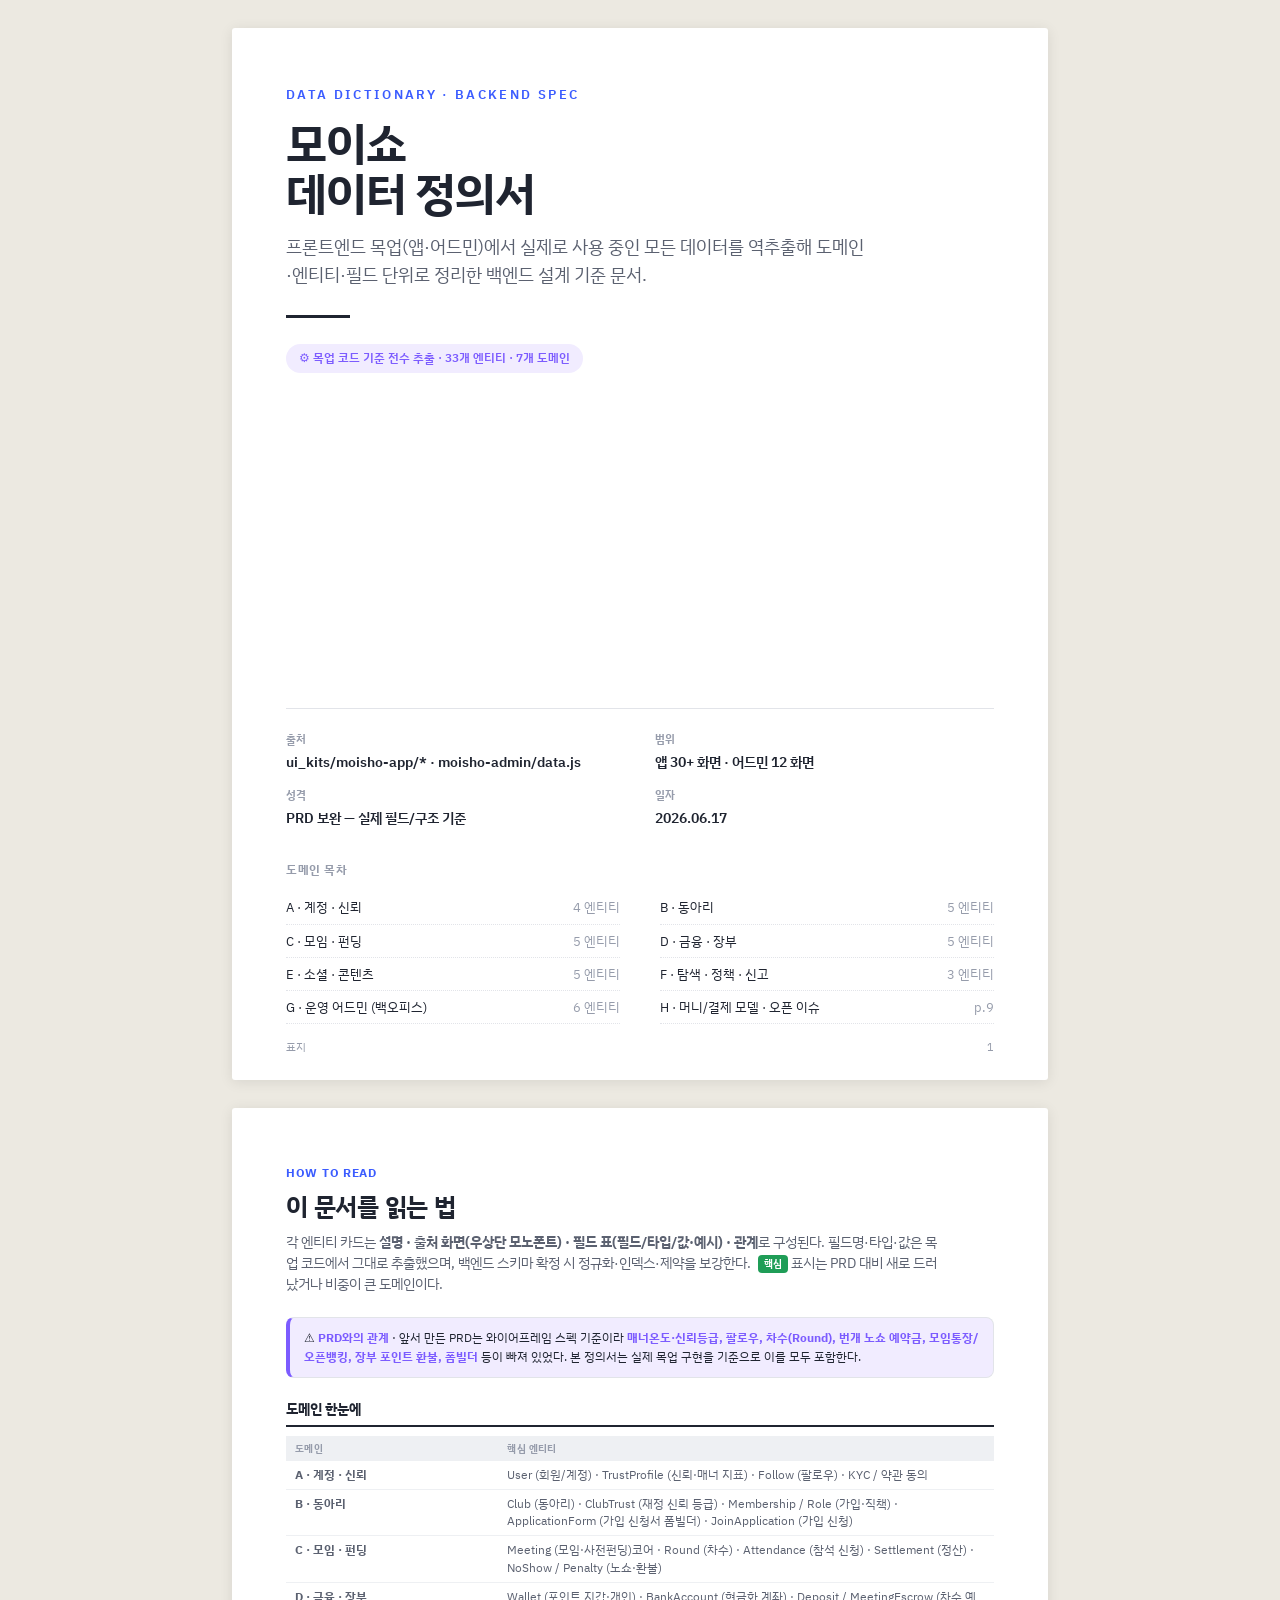
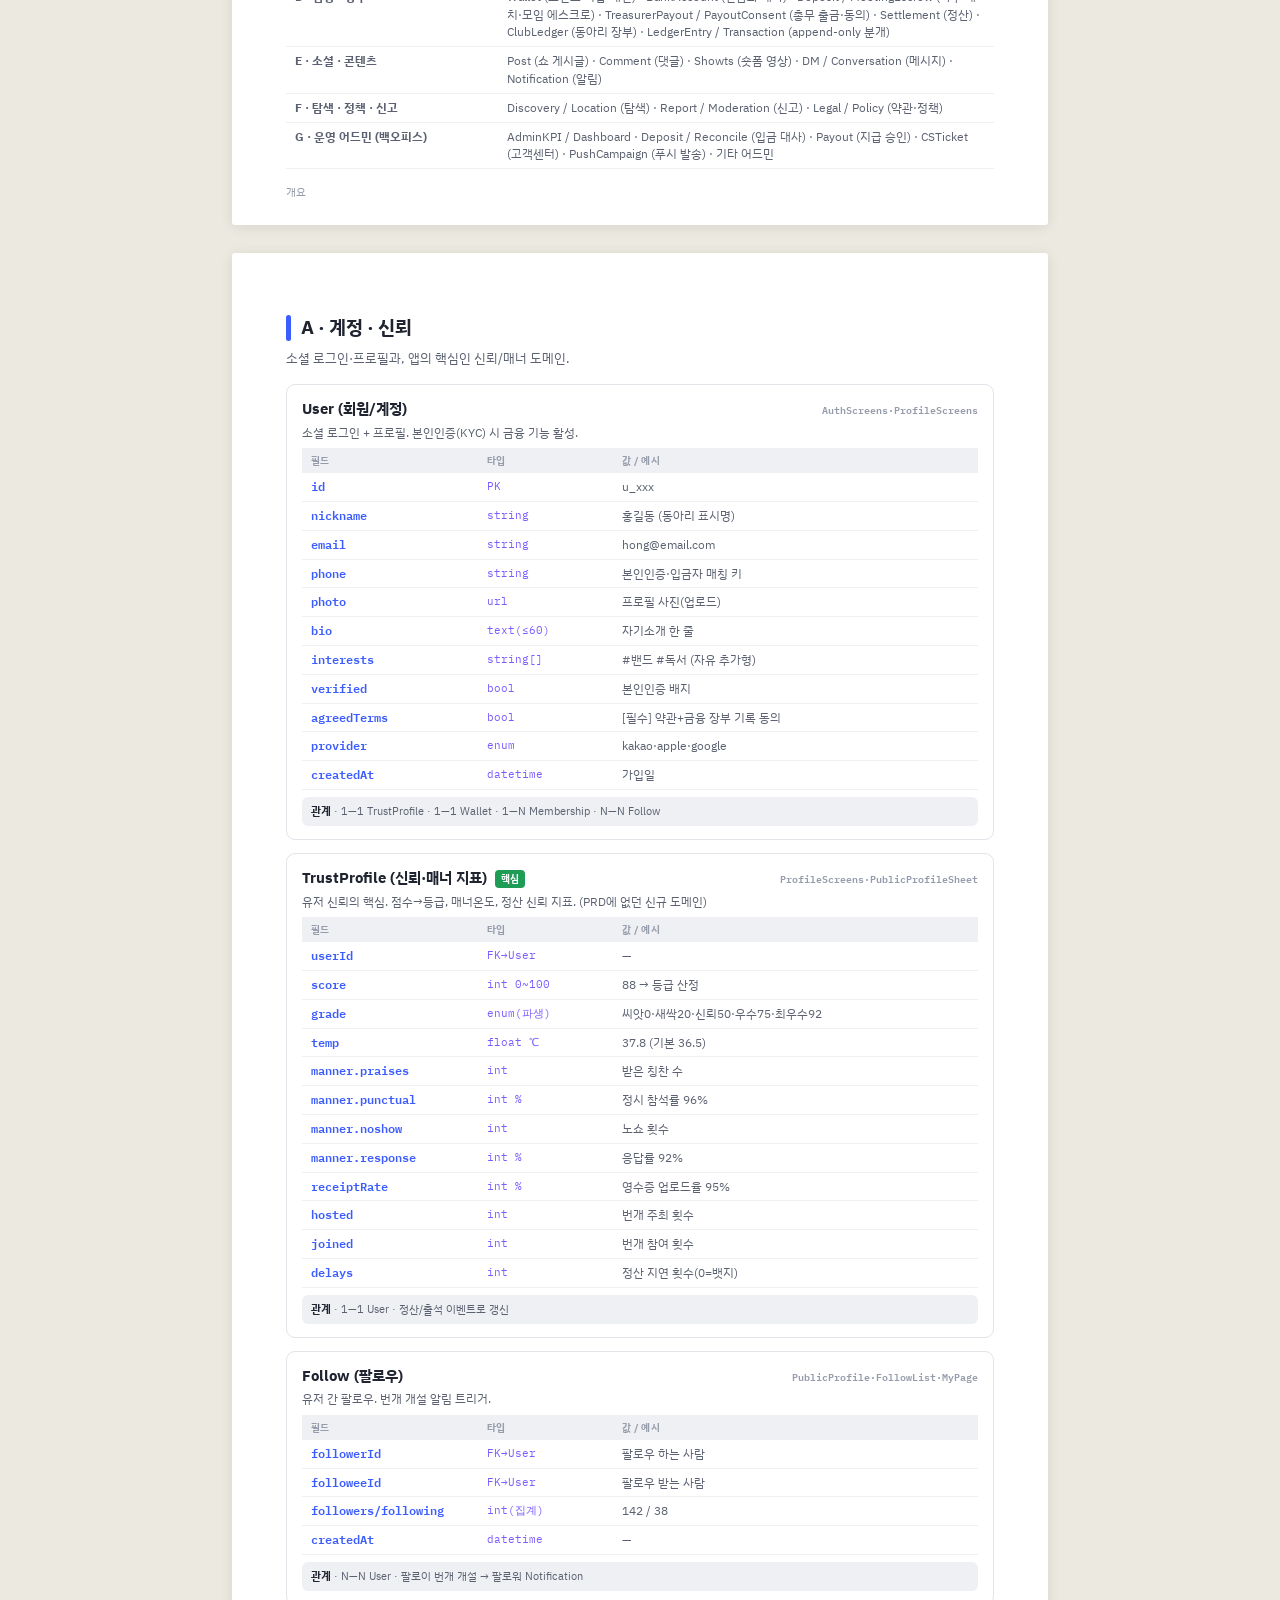
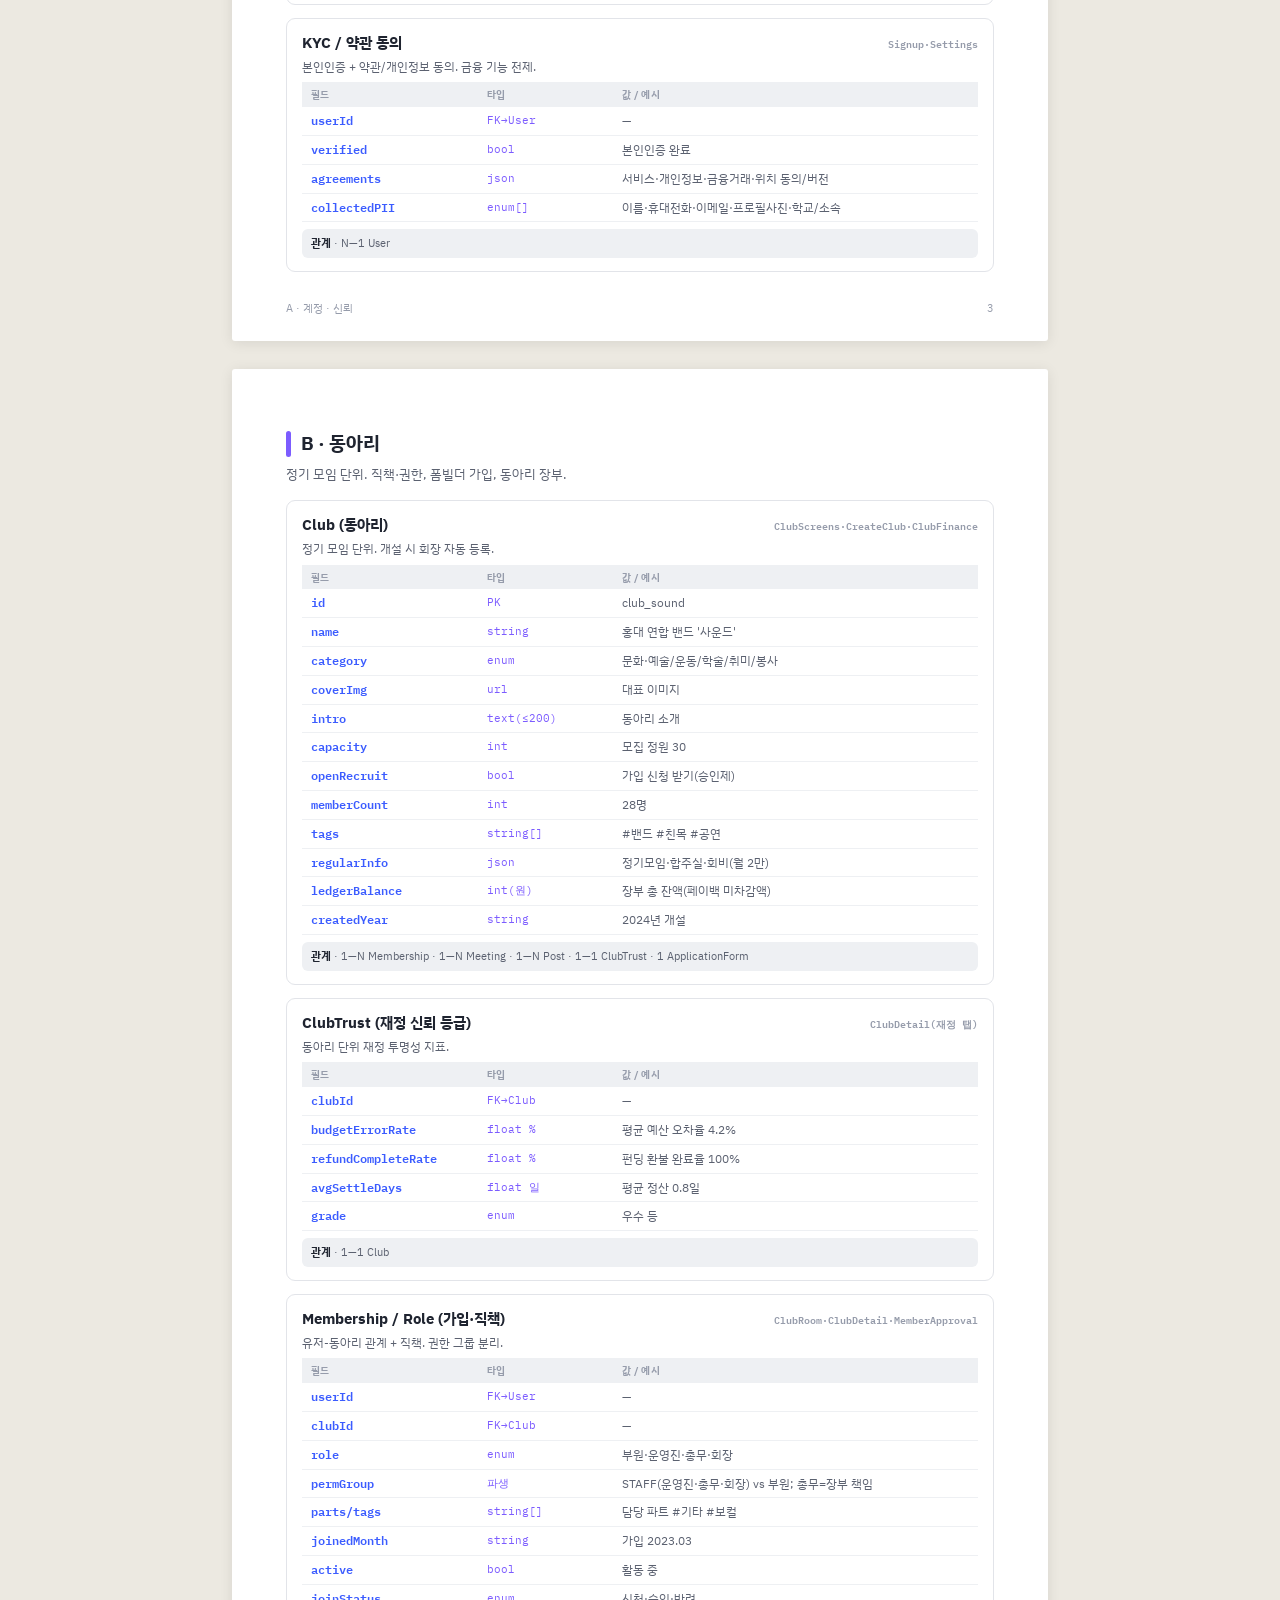
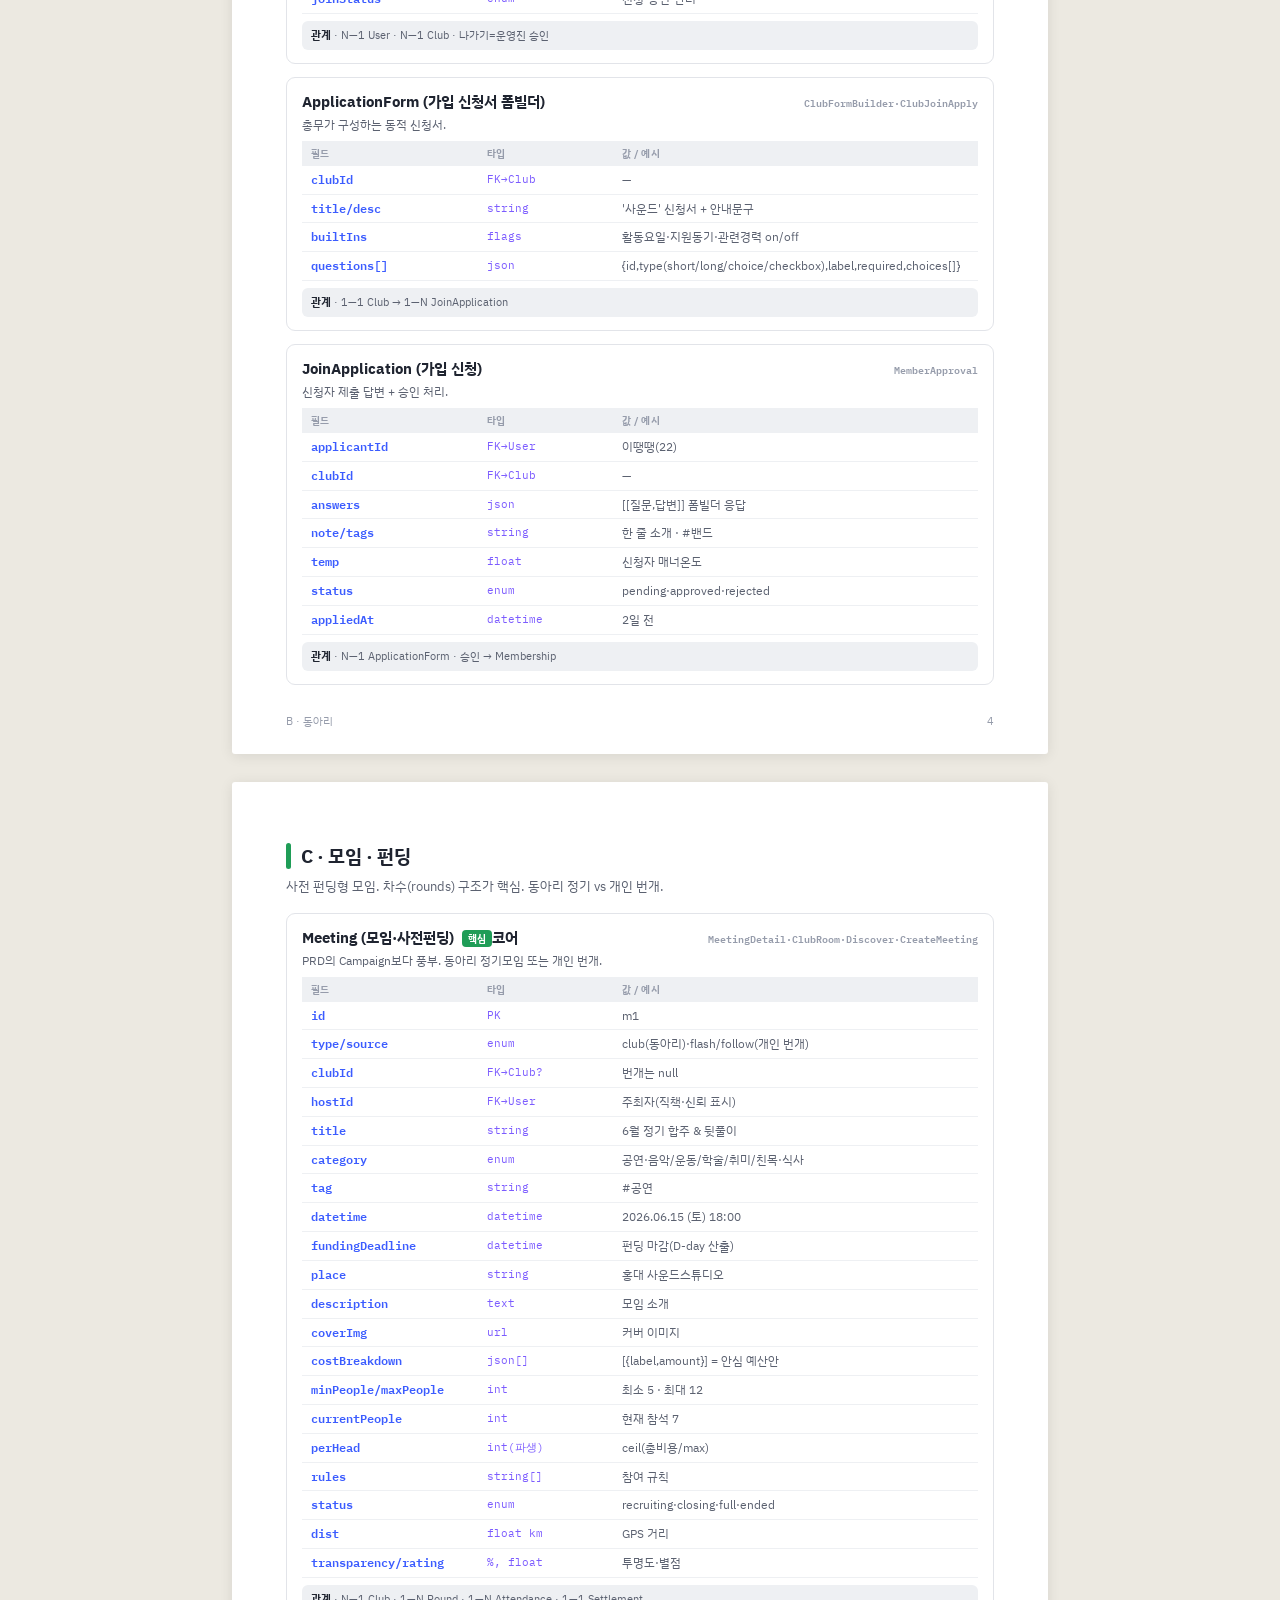
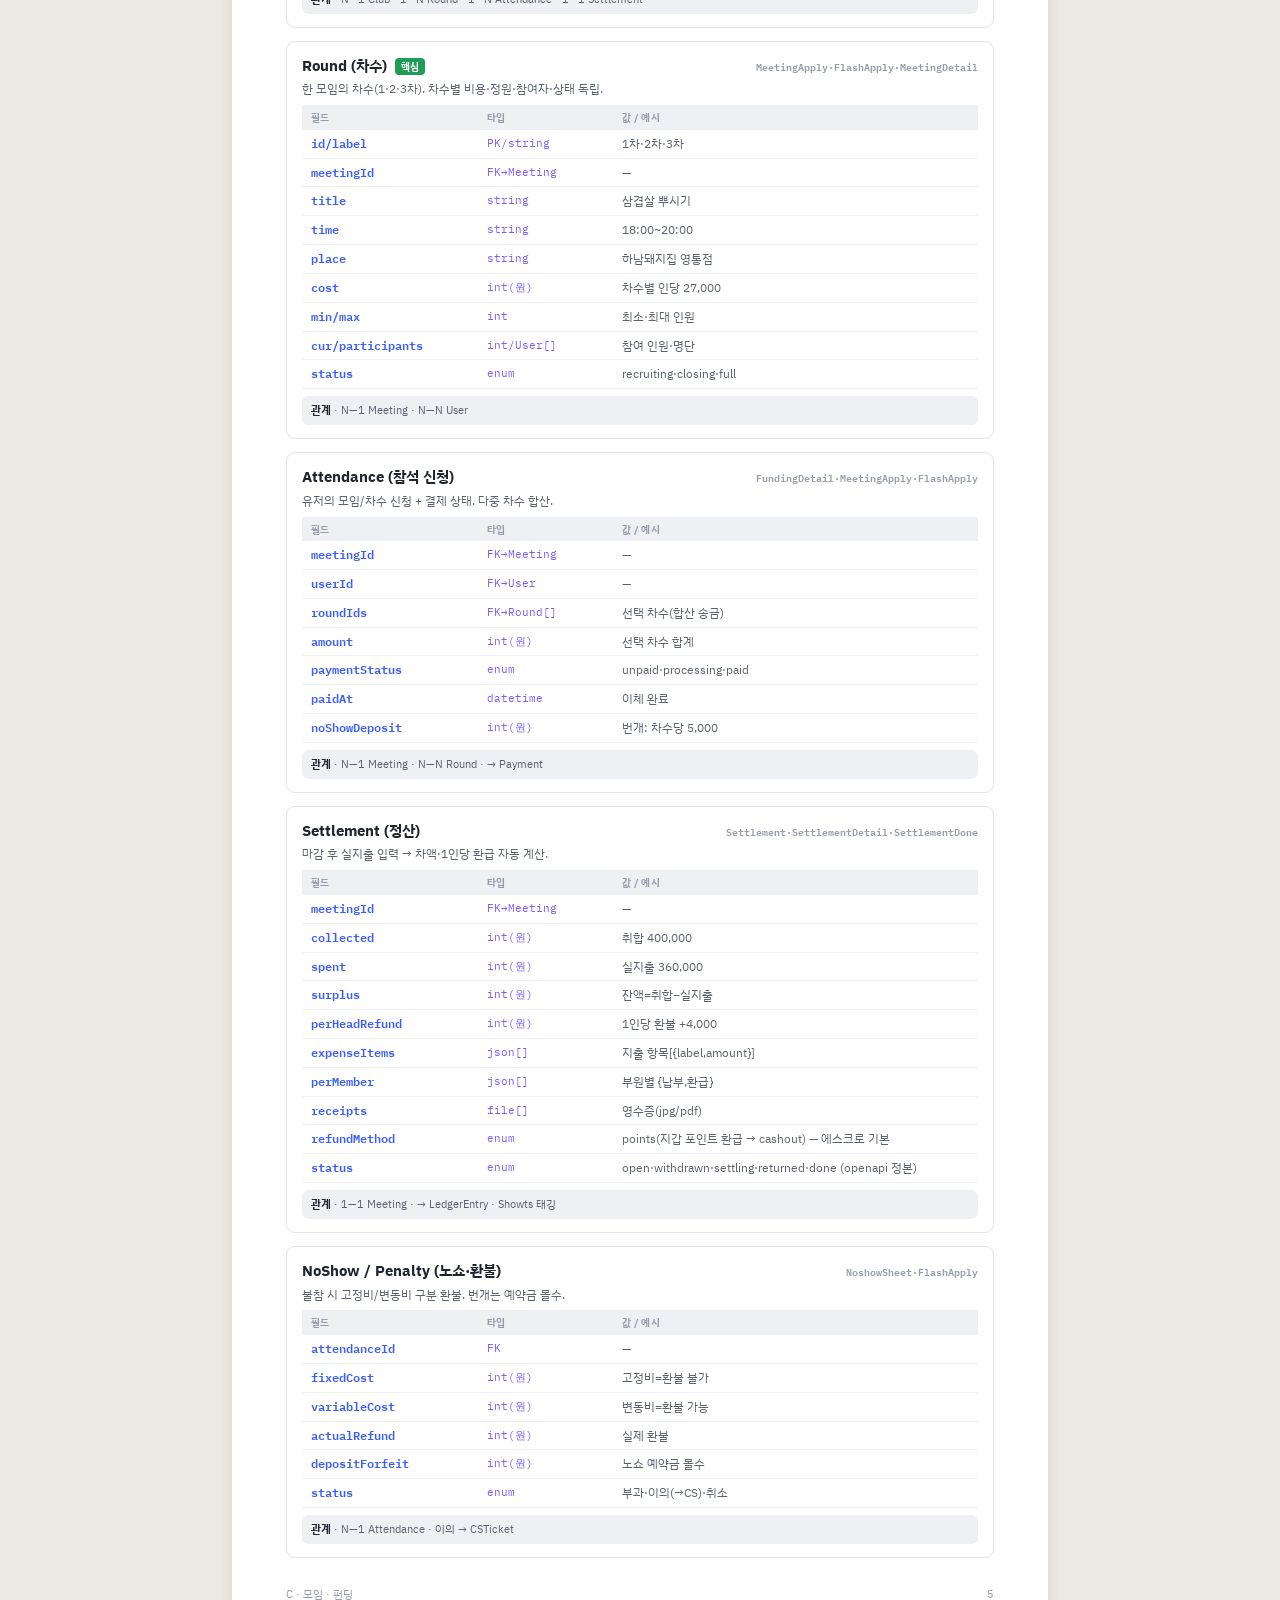
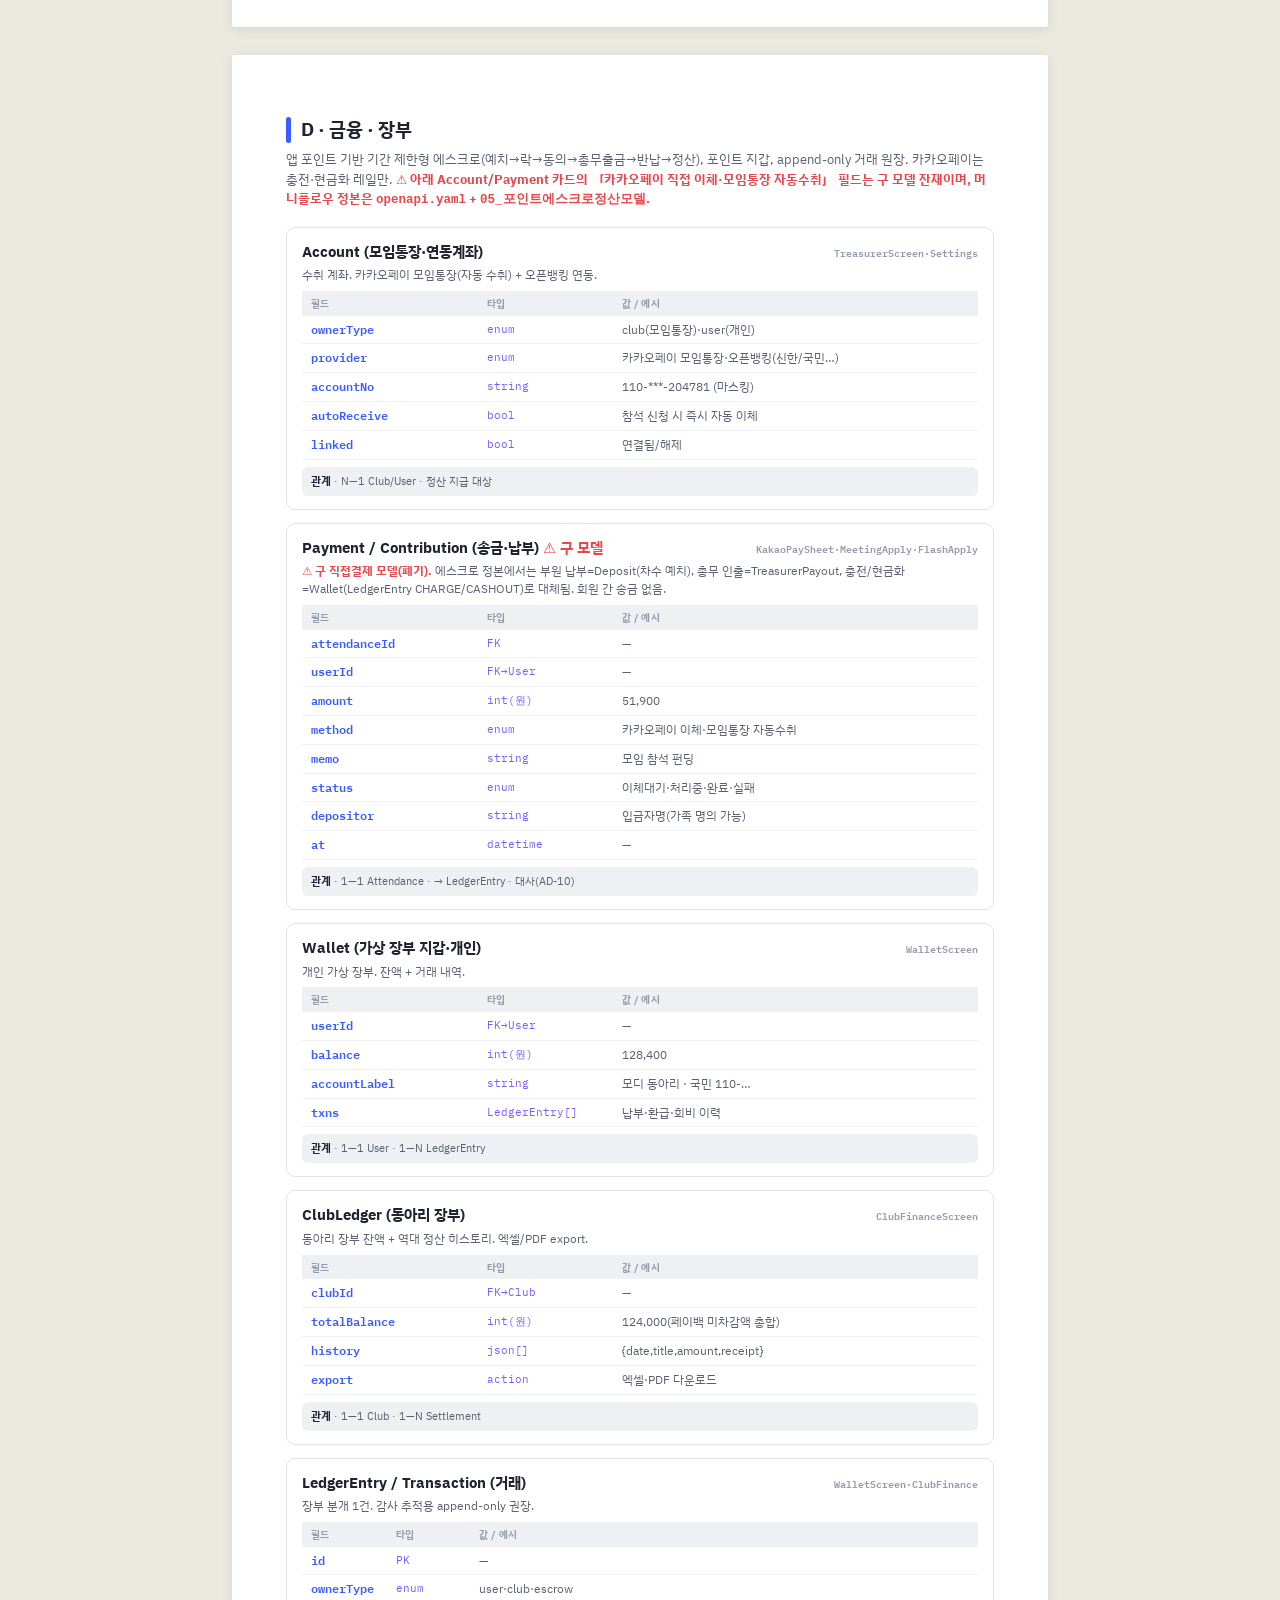
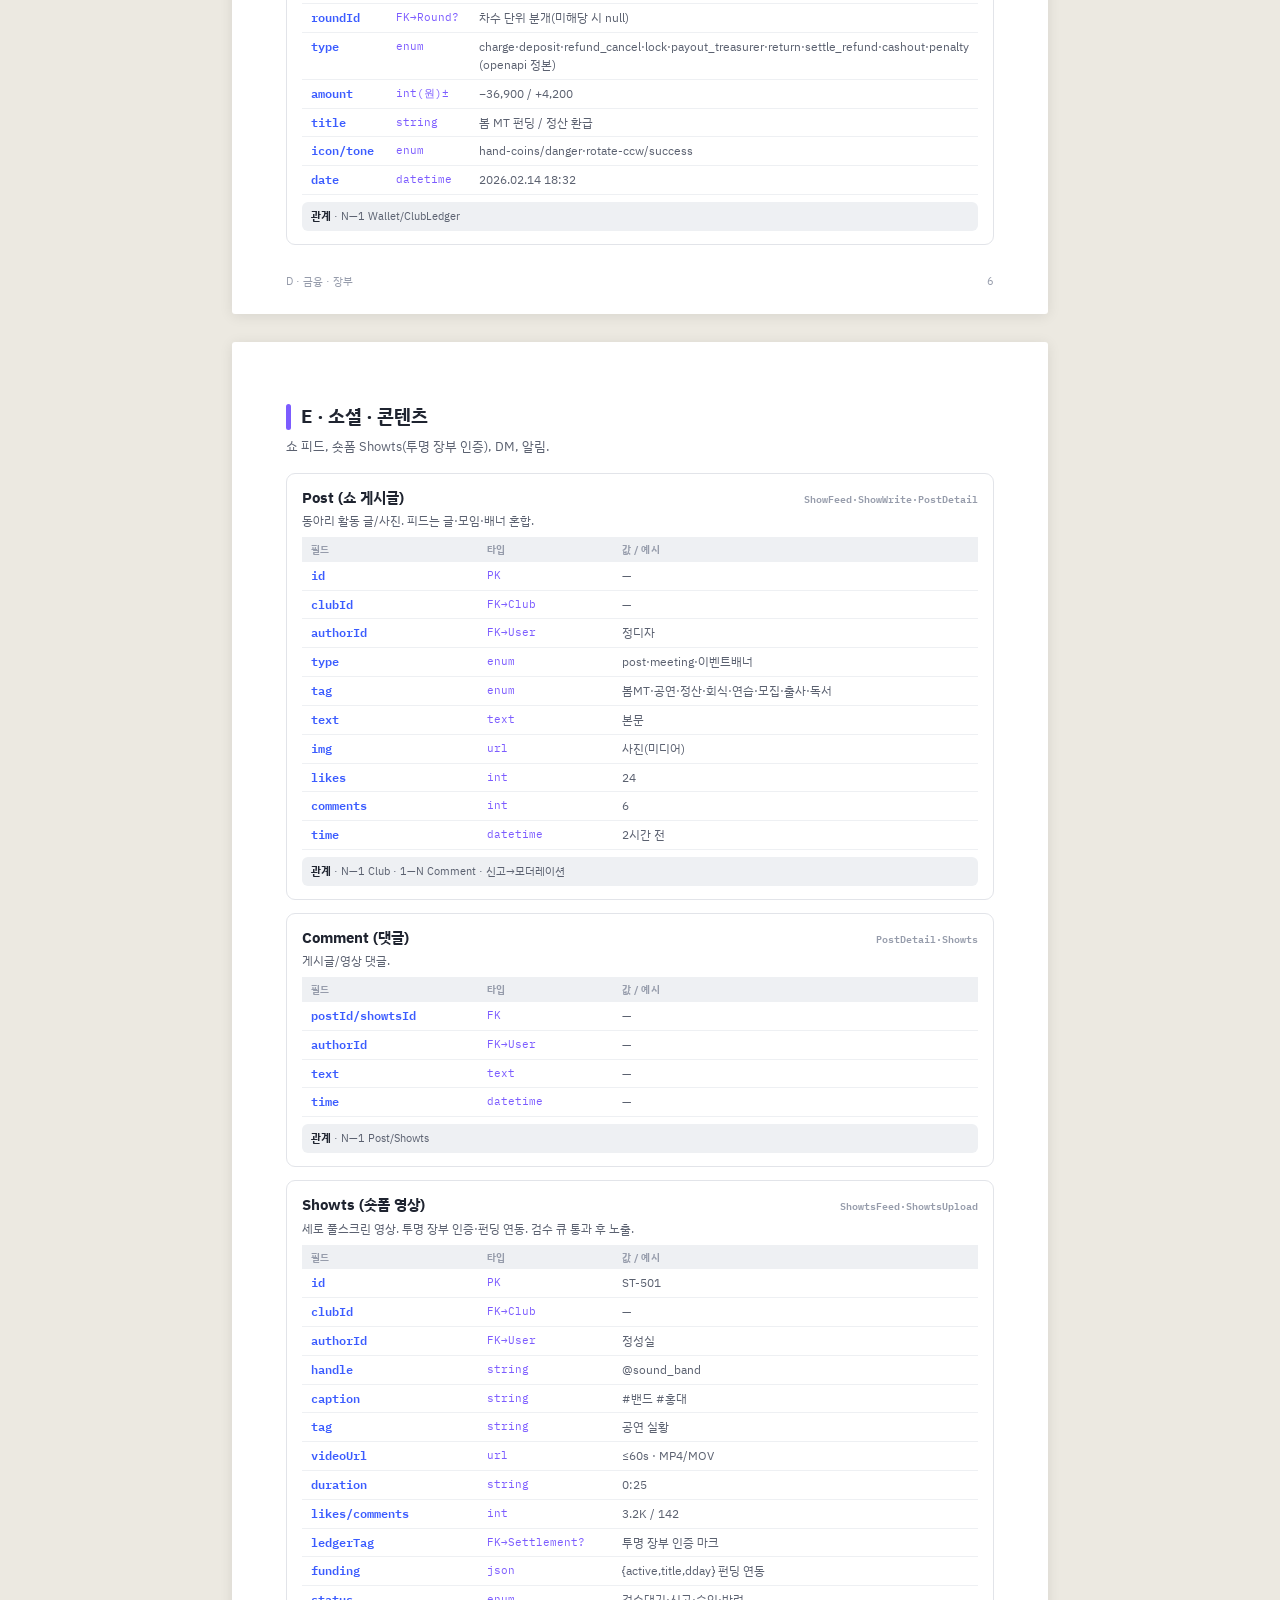
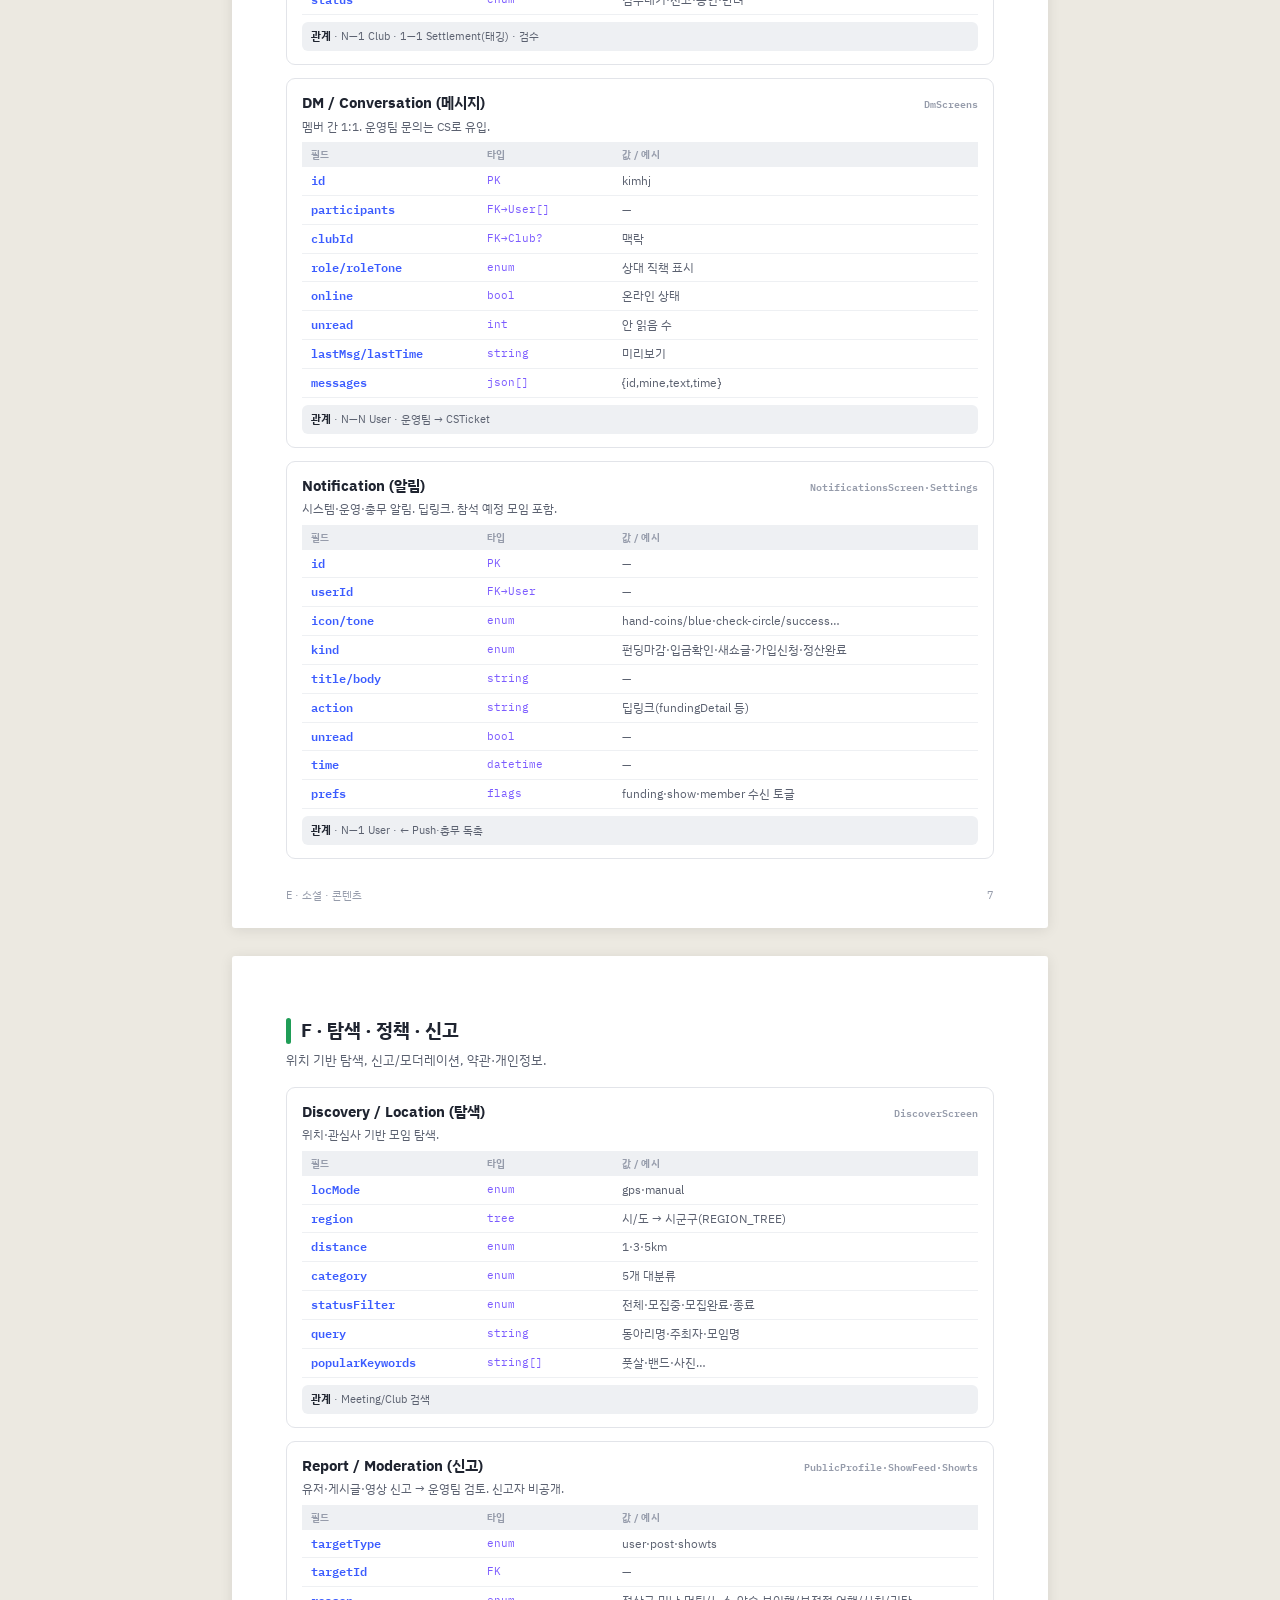
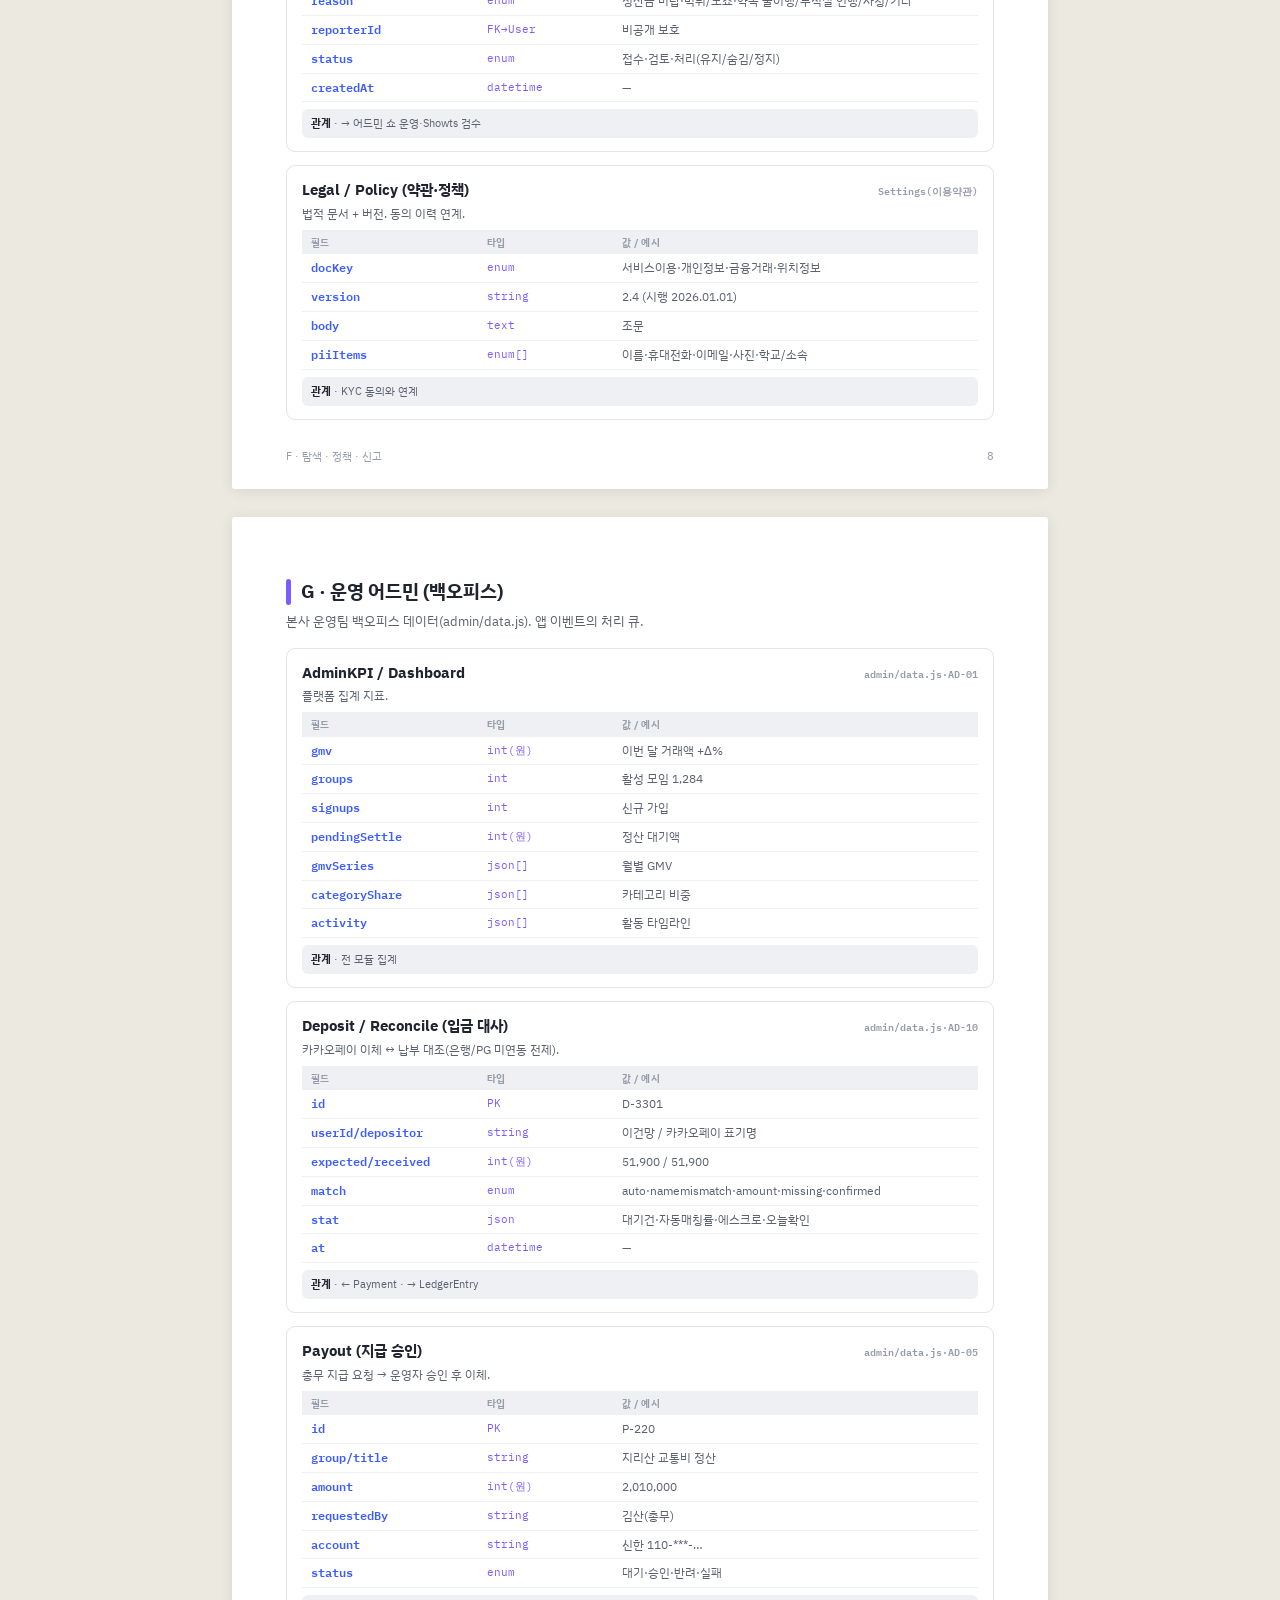
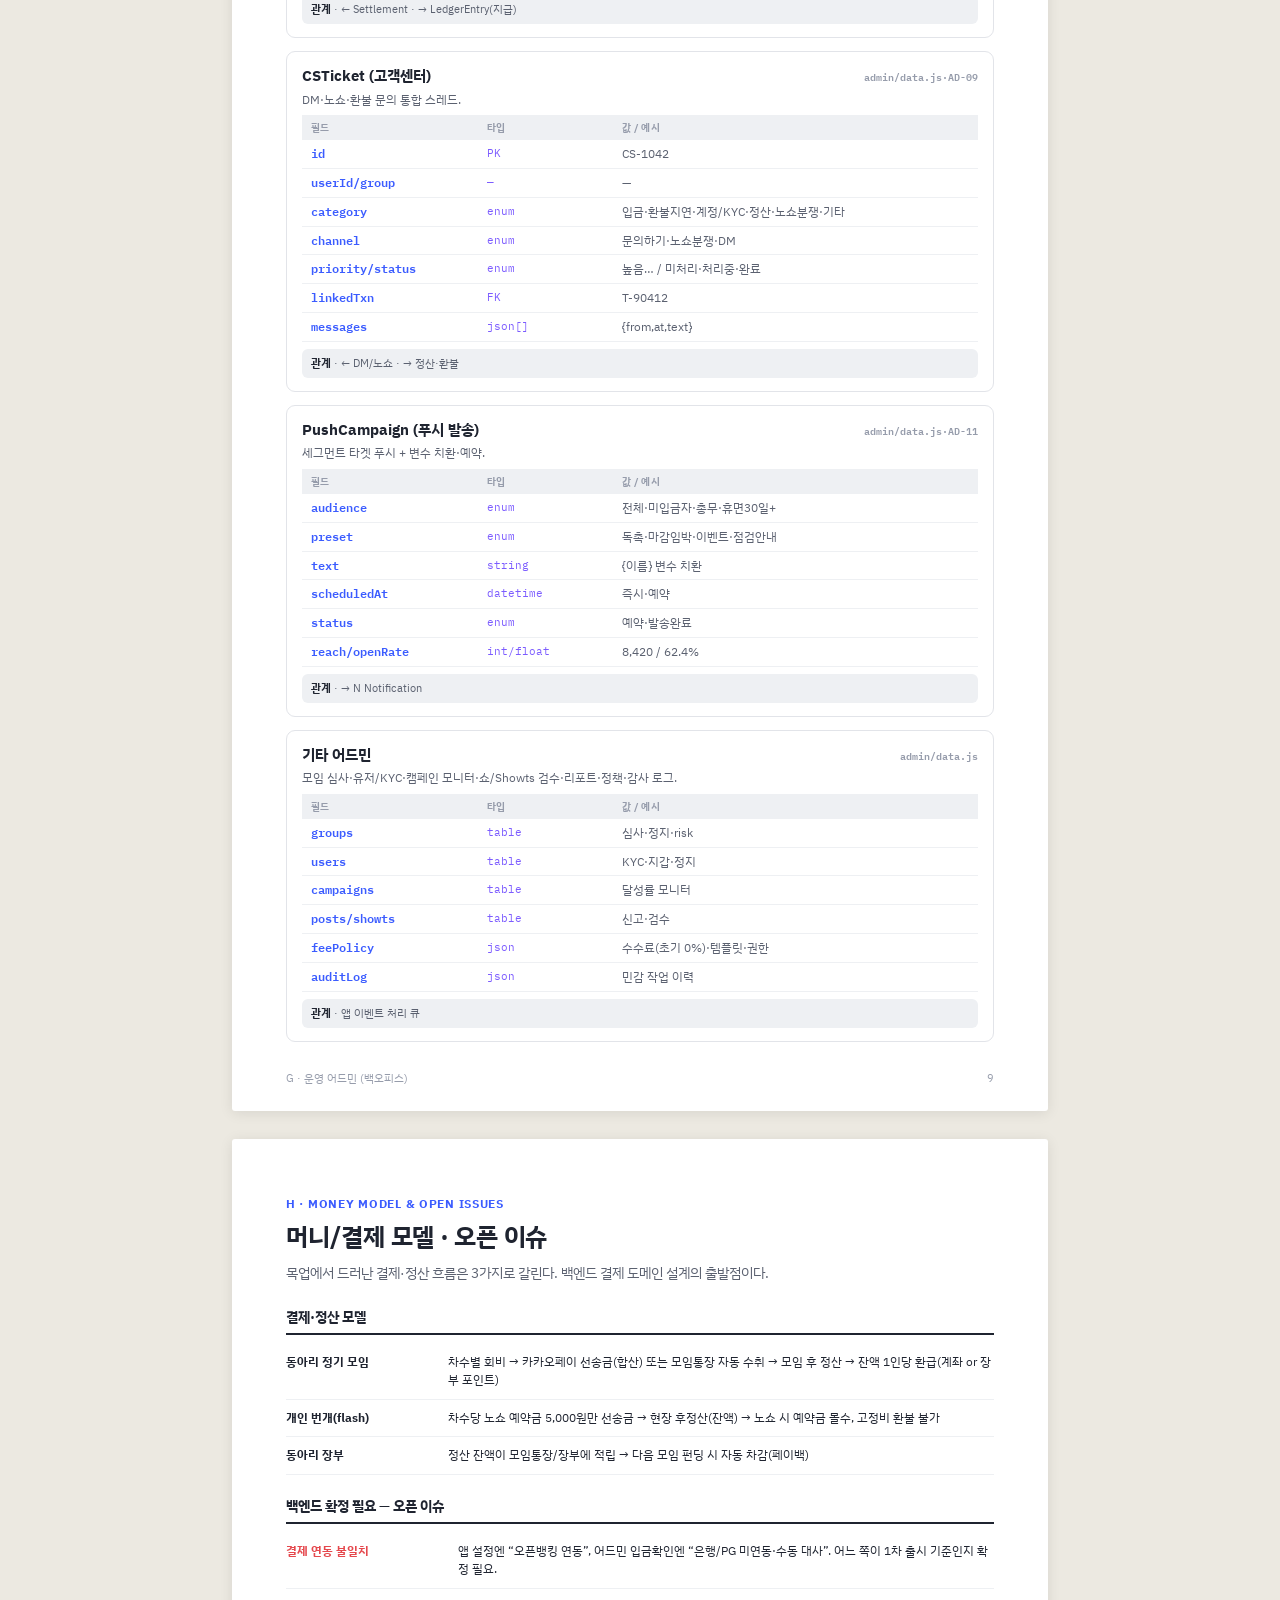
<file: docs/02_데이터정의서.html>
<!DOCTYPE html><html lang="ko"><head><meta charset="utf-8"><meta name="viewport" content="width=device-width, initial-scale=1"><title>모이쇼 — 데이터 정의서</title><link rel="preconnect" href="https://fonts.googleapis.com"><link rel="preconnect" href="https://fonts.gstatic.com" crossorigin><link href="https://fonts.googleapis.com/css2?family=IBM+Plex+Sans+KR:wght@400;500;600;700&family=IBM+Plex+Mono:wght@500;600&display=swap" rel="stylesheet"><style>
:root{--ink:#1f2430;--mut:#5b6170;--faint:#969cab;--line:#e2e4e9;--line2:#eef0f3;--paper:#ece9e1;--white:#fff;--ac:#3b5cff;--acsoft:#eef1ff;--pp:#7c5cff;--ppsoft:#f1ecff;--ok:#1f9d57;--oksoft:#e7f6ee;--warn:#c47f00;--dang:#e5484d;}
*{box-sizing:border-box;}html,body{margin:0;}
body{background:var(--paper);color:var(--ink);font-family:"IBM Plex Sans KR",system-ui,sans-serif;-webkit-font-smoothing:antialiased;line-height:1.55;font-size:13.5px;}
.page{width:816px;margin:28px auto;background:var(--white);box-shadow:0 2px 14px rgba(0,0,0,.09);border-radius:3px;padding:56px 54px;position:relative;}
.pg-foot{position:absolute;bottom:24px;left:54px;font-size:11px;color:var(--faint);}
.pg-num{position:absolute;bottom:24px;right:54px;font-size:11px;color:var(--faint);}
.cover{display:flex;flex-direction:column;min-height:940px;}
.cover .tagline{font-size:13px;letter-spacing:.18em;color:var(--ac);font-weight:600;text-transform:uppercase;}
.cover h1{font-size:46px;line-height:1.08;margin:14px 0 0;letter-spacing:-.025em;font-weight:700;}
.cover .sub{font-size:18px;color:var(--mut);margin-top:16px;max-width:580px;}
.cover .rule{height:3px;width:64px;background:var(--ink);margin:26px 0;}
.cover .pill{display:inline-flex;gap:7px;align-items:center;font-size:12px;font-weight:600;color:var(--pp);background:var(--ppsoft);border-radius:99px;padding:5px 13px;width:fit-content;}
.cover .meta{margin-top:auto;display:grid;grid-template-columns:repeat(2,1fr);gap:14px 30px;border-top:1px solid var(--line);padding-top:22px;}
.cover .meta b{display:block;font-size:11px;letter-spacing:.04em;color:var(--faint);text-transform:uppercase;margin-bottom:3px;}
.cover .meta span{font-size:14px;font-weight:600;}
.toc{margin-top:32px;}
.toc h3{font-size:12px;letter-spacing:.05em;text-transform:uppercase;color:var(--faint);margin:0 0 12px;}
.toc ol{margin:0;padding:0;list-style:none;display:grid;grid-template-columns:1fr 1fr;gap:0 40px;}
.toc li{display:flex;justify-content:space-between;gap:8px;padding:6px 0;border-bottom:1px dotted var(--line);font-size:13px;}
.toc li span:last-child{color:var(--faint);}
.doc-h{font-size:12px;letter-spacing:.06em;text-transform:uppercase;color:var(--ac);font-weight:700;margin:0 0 4px;}
.doc-t{font-size:25px;font-weight:700;margin:0 0 7px;letter-spacing:-.01em;}
.doc-lead{font-size:13.5px;color:var(--mut);margin:0 0 22px;max-width:660px;}
.grp-h{display:flex;align-items:center;gap:10px;margin:4px 0 6px;}
.grp-h .bar{width:5px;height:26px;border-radius:3px;}
.grp-h h2{font-size:19px;font-weight:700;margin:0;}
.grp-lead{font-size:12.5px;color:var(--mut);margin:0 0 16px;}
.ent{border:1px solid var(--line);border-radius:9px;padding:13px 15px;margin-bottom:13px;break-inside:avoid;}
.ent-h{display:flex;align-items:baseline;gap:9px;flex-wrap:wrap;margin-bottom:3px;}
.ent-h h4{margin:0;font-size:14.5px;font-weight:700;}
.ent-h .src{font-size:10px;color:var(--faint);font-weight:600;margin-left:auto;font-family:"IBM Plex Mono",monospace;}
.ent-d{font-size:11.5px;color:var(--mut);margin:0 0 7px;}
table{width:100%;border-collapse:collapse;font-size:11.5px;}
th{background:var(--line2);color:var(--faint);font-size:9.5px;text-transform:uppercase;letter-spacing:.04em;text-align:left;padding:5px 9px;font-weight:700;}
td{padding:5px 9px;border-bottom:1px solid var(--line2);color:var(--mut);vertical-align:top;}
td.k{font-family:"IBM Plex Mono",monospace;color:var(--ac);font-weight:600;white-space:nowrap;}
td.ty{font-family:"IBM Plex Mono",monospace;color:var(--pp);font-size:10.5px;white-space:nowrap;}
.ent .rel{font-size:11px;color:var(--mut);margin-top:7px;background:var(--line2);border-radius:6px;padding:6px 9px;}
.ent .rel b{color:var(--ink);}
.callout{border:1px solid var(--line);border-left:4px solid var(--pp);background:var(--ppsoft);border-radius:8px;padding:11px 14px;font-size:12px;margin:12px 0;}
.callout b{color:var(--pp);}
h3.sub{font-size:14px;font-weight:700;margin:20px 0 9px;padding-bottom:5px;border-bottom:2px solid var(--ink);}
.flowrow{display:grid;grid-template-columns:150px 1fr;gap:12px;padding:9px 0;border-bottom:1px solid var(--line2);font-size:12px;}
.flowrow b{color:var(--ink);}
.issue{display:grid;grid-template-columns:160px 1fr;gap:12px;padding:9px 0;border-bottom:1px solid var(--line2);font-size:12px;}
.issue b{color:var(--dang);}
.star{display:inline-block;font-size:10px;font-weight:700;color:#fff;background:var(--ok);border-radius:4px;padding:1px 6px;margin-left:4px;vertical-align:1px;}
@media print{body{background:none;}.page{width:auto;margin:0;box-shadow:none;border-radius:0;padding:0;}.pg-foot,.pg-num{display:none;}.page+.page{break-before:page;}.ent,tr,.flowrow,.issue{break-inside:avoid;}*{print-color-adjust:exact;-webkit-print-color-adjust:exact;}}
@page{margin:0.7in;}
</style></head><body><div class="page"><span class="pg-foot">표지</span><div class="cover">
<div class="tagline">Data Dictionary · Backend Spec</div>
<h1>모이쇼<br>데이터 정의서</h1>
<div class="sub">프론트엔드 목업(앱·어드민)에서 실제로 사용 중인 모든 데이터를 역추출해 도메인·엔티티·필드 단위로 정리한 백엔드 설계 기준 문서.</div>
<div class="rule"></div>
<div class="pill">⚙ 목업 코드 기준 전수 추출 · 33개 엔티티 · 7개 도메인</div>
<div class="meta">
<div><b>출처</b><span>ui_kits/moisho-app/* · moisho-admin/data.js</span></div>
<div><b>범위</b><span>앱 30+ 화면 · 어드민 12 화면</span></div>
<div><b>성격</b><span>PRD 보완 — 실제 필드/구조 기준</span></div>
<div><b>일자</b><span>2026.06.17</span></div>
</div>
<div class="toc"><h3>도메인 목차</h3><ol>
<li><span>A · 계정 · 신뢰</span><span>4 엔티티</span></li><li><span>B · 동아리</span><span>5 엔티티</span></li><li><span>C · 모임 · 펀딩</span><span>5 엔티티</span></li><li><span>D · 금융 · 장부</span><span>5 엔티티</span></li><li><span>E · 소셜 · 콘텐츠</span><span>5 엔티티</span></li><li><span>F · 탐색 · 정책 · 신고</span><span>3 엔티티</span></li><li><span>G · 운영 어드민 (백오피스)</span><span>6 엔티티</span></li>
<li><span>H · 머니/결제 모델 · 오픈 이슈</span><span>p.9</span></li>
</ol></div>
</div><span class="pg-num">1</span></div><div class="page"><span class="pg-foot">개요</span>
<div class="doc-h">How to read</div><div class="doc-t">이 문서를 읽는 법</div>
<p class="doc-lead">각 엔티티 카드는 <b>설명 · 출처 화면(우상단 모노폰트) · 필드 표(필드/타입/값·예시) · 관계</b>로 구성된다. 필드명·타입·값은 목업 코드에서 그대로 추출했으며, 백엔드 스키마 확정 시 정규화·인덱스·제약을 보강한다. <span class="star">핵심</span> 표시는 PRD 대비 새로 드러났거나 비중이 큰 도메인이다.</p>
<div class="callout">⚠ <b>PRD와의 관계</b> · 앞서 만든 PRD는 와이어프레임 스펙 기준이라 <b>매너온도·신뢰등급, 팔로우, 차수(Round), 번개 노쇼 예약금, 모임통장/오픈뱅킹, 장부 포인트 환불, 폼빌더</b> 등이 빠져 있었다. 본 정의서는 실제 목업 구현을 기준으로 이를 모두 포함한다.</div>
<h3 class="sub">도메인 한눈에</h3>
<table><thead><tr><th style="width:30%">도메인</th><th>핵심 엔티티</th></tr></thead><tbody>
<tr><td><b>A · 계정 · 신뢰</b></td><td>User (회원/계정) · TrustProfile (신뢰·매너 지표) · Follow (팔로우) · KYC / 약관 동의</td></tr><tr><td><b>B · 동아리</b></td><td>Club (동아리) · ClubTrust (재정 신뢰 등급) · Membership / Role (가입·직책) · ApplicationForm (가입 신청서 폼빌더) · JoinApplication (가입 신청)</td></tr><tr><td><b>C · 모임 · 펀딩</b></td><td>Meeting (모임·사전펀딩)코어 · Round (차수) · Attendance (참석 신청) · Settlement (정산) · NoShow / Penalty (노쇼·환불)</td></tr><tr><td><b>D · 금융 · 장부</b></td><td>Wallet (포인트 지갑·개인) · BankAccount (현금화 계좌) · Deposit / MeetingEscrow (차수 예치·모임 에스크로) · TreasurerPayout / PayoutConsent (총무 출금·동의) · Settlement (정산) · ClubLedger (동아리 장부) · LedgerEntry / Transaction (append-only 분개)</td></tr><tr><td><b>E · 소셜 · 콘텐츠</b></td><td>Post (쇼 게시글) · Comment (댓글) · Showts (숏폼 영상) · DM / Conversation (메시지) · Notification (알림)</td></tr><tr><td><b>F · 탐색 · 정책 · 신고</b></td><td>Discovery / Location (탐색) · Report / Moderation (신고) · Legal / Policy (약관·정책)</td></tr><tr><td><b>G · 운영 어드민 (백오피스)</b></td><td>AdminKPI / Dashboard · Deposit / Reconcile (입금 대사) · Payout (지급 승인) · CSTicket (고객센터) · PushCampaign (푸시 발송) · 기타 어드민</td></tr>
</tbody></table>
</div><div class="page"><span class="pg-foot">A · 계정 · 신뢰</span>
  <div class="grp-h"><span class="bar" style="background:var(--ac)"></span><h2>A · 계정 · 신뢰</h2></div>
  <p class="grp-lead">소셜 로그인·프로필과, 앱의 핵심인 신뢰/매너 도메인.</p>
  <div class="ent"><div class="ent-h"><h4>User (회원/계정)</h4><span class="src">AuthScreens·ProfileScreens</span></div>
  <p class="ent-d">소셜 로그인 + 프로필. 본인인증(KYC) 시 금융 기능 활성.</p>
  <table><thead><tr><th style="width:26%">필드</th><th style="width:20%">타입</th><th>값 / 예시</th></tr></thead><tbody>
  <tr><td class="k">id</td><td class="ty">PK</td><td>u_xxx</td></tr><tr><td class="k">nickname</td><td class="ty">string</td><td>홍길동 (동아리 표시명)</td></tr><tr><td class="k">email</td><td class="ty">string</td><td>hong@email.com</td></tr><tr><td class="k">phone</td><td class="ty">string</td><td>본인인증·입금자 매칭 키</td></tr><tr><td class="k">photo</td><td class="ty">url</td><td>프로필 사진(업로드)</td></tr><tr><td class="k">bio</td><td class="ty">text(≤60)</td><td>자기소개 한 줄</td></tr><tr><td class="k">interests</td><td class="ty">string[]</td><td>#밴드 #독서 (자유 추가형)</td></tr><tr><td class="k">verified</td><td class="ty">bool</td><td>본인인증 배지</td></tr><tr><td class="k">agreedTerms</td><td class="ty">bool</td><td>[필수] 약관+금융 장부 기록 동의</td></tr><tr><td class="k">provider</td><td class="ty">enum</td><td>kakao·apple·google</td></tr><tr><td class="k">createdAt</td><td class="ty">datetime</td><td>가입일</td></tr>
  </tbody></table><div class="rel"><b>관계</b> · 1—1 TrustProfile · 1—1 Wallet · 1—N Membership · N—N Follow</div></div><div class="ent"><div class="ent-h"><h4>TrustProfile (신뢰·매너 지표) <span class="star">핵심</span></h4><span class="src">ProfileScreens·PublicProfileSheet</span></div>
  <p class="ent-d">유저 신뢰의 핵심. 점수→등급, 매너온도, 정산 신뢰 지표. (PRD에 없던 신규 도메인)</p>
  <table><thead><tr><th style="width:26%">필드</th><th style="width:20%">타입</th><th>값 / 예시</th></tr></thead><tbody>
  <tr><td class="k">userId</td><td class="ty">FK→User</td><td>—</td></tr><tr><td class="k">score</td><td class="ty">int 0~100</td><td>88 → 등급 산정</td></tr><tr><td class="k">grade</td><td class="ty">enum(파생)</td><td>씨앗0·새싹20·신뢰50·우수75·최우수92</td></tr><tr><td class="k">temp</td><td class="ty">float ℃</td><td>37.8 (기본 36.5)</td></tr><tr><td class="k">manner.praises</td><td class="ty">int</td><td>받은 칭찬 수</td></tr><tr><td class="k">manner.punctual</td><td class="ty">int %</td><td>정시 참석률 96%</td></tr><tr><td class="k">manner.noshow</td><td class="ty">int</td><td>노쇼 횟수</td></tr><tr><td class="k">manner.response</td><td class="ty">int %</td><td>응답률 92%</td></tr><tr><td class="k">receiptRate</td><td class="ty">int %</td><td>영수증 업로드율 95%</td></tr><tr><td class="k">hosted</td><td class="ty">int</td><td>번개 주최 횟수</td></tr><tr><td class="k">joined</td><td class="ty">int</td><td>번개 참여 횟수</td></tr><tr><td class="k">delays</td><td class="ty">int</td><td>정산 지연 횟수(0=뱃지)</td></tr>
  </tbody></table><div class="rel"><b>관계</b> · 1—1 User · 정산/출석 이벤트로 갱신</div></div><div class="ent"><div class="ent-h"><h4>Follow (팔로우)</h4><span class="src">PublicProfile·FollowList·MyPage</span></div>
  <p class="ent-d">유저 간 팔로우. 번개 개설 알림 트리거.</p>
  <table><thead><tr><th style="width:26%">필드</th><th style="width:20%">타입</th><th>값 / 예시</th></tr></thead><tbody>
  <tr><td class="k">followerId</td><td class="ty">FK→User</td><td>팔로우 하는 사람</td></tr><tr><td class="k">followeeId</td><td class="ty">FK→User</td><td>팔로우 받는 사람</td></tr><tr><td class="k">followers/following</td><td class="ty">int(집계)</td><td>142 / 38</td></tr><tr><td class="k">createdAt</td><td class="ty">datetime</td><td>—</td></tr>
  </tbody></table><div class="rel"><b>관계</b> · N—N User · 팔로이 번개 개설 → 팔로워 Notification</div></div><div class="ent"><div class="ent-h"><h4>KYC / 약관 동의</h4><span class="src">Signup·Settings</span></div>
  <p class="ent-d">본인인증 + 약관/개인정보 동의. 금융 기능 전제.</p>
  <table><thead><tr><th style="width:26%">필드</th><th style="width:20%">타입</th><th>값 / 예시</th></tr></thead><tbody>
  <tr><td class="k">userId</td><td class="ty">FK→User</td><td>—</td></tr><tr><td class="k">verified</td><td class="ty">bool</td><td>본인인증 완료</td></tr><tr><td class="k">agreements</td><td class="ty">json</td><td>서비스·개인정보·금융거래·위치 동의/버전</td></tr><tr><td class="k">collectedPII</td><td class="ty">enum[]</td><td>이름·휴대전화·이메일·프로필사진·학교/소속</td></tr>
  </tbody></table><div class="rel"><b>관계</b> · N—1 User</div></div>
  <span class="pg-num">3</span></div><div class="page"><span class="pg-foot">B · 동아리</span>
  <div class="grp-h"><span class="bar" style="background:var(--pp)"></span><h2>B · 동아리</h2></div>
  <p class="grp-lead">정기 모임 단위. 직책·권한, 폼빌더 가입, 동아리 장부.</p>
  <div class="ent"><div class="ent-h"><h4>Club (동아리)</h4><span class="src">ClubScreens·CreateClub·ClubFinance</span></div>
  <p class="ent-d">정기 모임 단위. 개설 시 회장 자동 등록.</p>
  <table><thead><tr><th style="width:26%">필드</th><th style="width:20%">타입</th><th>값 / 예시</th></tr></thead><tbody>
  <tr><td class="k">id</td><td class="ty">PK</td><td>club_sound</td></tr><tr><td class="k">name</td><td class="ty">string</td><td>홍대 연합 밴드 '사운드'</td></tr><tr><td class="k">category</td><td class="ty">enum</td><td>문화·예술/운동/학술/취미/봉사</td></tr><tr><td class="k">coverImg</td><td class="ty">url</td><td>대표 이미지</td></tr><tr><td class="k">intro</td><td class="ty">text(≤200)</td><td>동아리 소개</td></tr><tr><td class="k">capacity</td><td class="ty">int</td><td>모집 정원 30</td></tr><tr><td class="k">openRecruit</td><td class="ty">bool</td><td>가입 신청 받기(승인제)</td></tr><tr><td class="k">memberCount</td><td class="ty">int</td><td>28명</td></tr><tr><td class="k">tags</td><td class="ty">string[]</td><td>#밴드 #친목 #공연</td></tr><tr><td class="k">regularInfo</td><td class="ty">json</td><td>정기모임·합주실·회비(월 2만)</td></tr><tr><td class="k">ledgerBalance</td><td class="ty">int(원)</td><td>장부 총 잔액(페이백 미차감액)</td></tr><tr><td class="k">createdYear</td><td class="ty">string</td><td>2024년 개설</td></tr>
  </tbody></table><div class="rel"><b>관계</b> · 1—N Membership · 1—N Meeting · 1—N Post · 1—1 ClubTrust · 1 ApplicationForm</div></div><div class="ent"><div class="ent-h"><h4>ClubTrust (재정 신뢰 등급)</h4><span class="src">ClubDetail(재정 탭)</span></div>
  <p class="ent-d">동아리 단위 재정 투명성 지표.</p>
  <table><thead><tr><th style="width:26%">필드</th><th style="width:20%">타입</th><th>값 / 예시</th></tr></thead><tbody>
  <tr><td class="k">clubId</td><td class="ty">FK→Club</td><td>—</td></tr><tr><td class="k">budgetErrorRate</td><td class="ty">float %</td><td>평균 예산 오차율 4.2%</td></tr><tr><td class="k">refundCompleteRate</td><td class="ty">float %</td><td>펀딩 환불 완료율 100%</td></tr><tr><td class="k">avgSettleDays</td><td class="ty">float 일</td><td>평균 정산 0.8일</td></tr><tr><td class="k">grade</td><td class="ty">enum</td><td>우수 등</td></tr>
  </tbody></table><div class="rel"><b>관계</b> · 1—1 Club</div></div><div class="ent"><div class="ent-h"><h4>Membership / Role (가입·직책)</h4><span class="src">ClubRoom·ClubDetail·MemberApproval</span></div>
  <p class="ent-d">유저-동아리 관계 + 직책. 권한 그룹 분리.</p>
  <table><thead><tr><th style="width:26%">필드</th><th style="width:20%">타입</th><th>값 / 예시</th></tr></thead><tbody>
  <tr><td class="k">userId</td><td class="ty">FK→User</td><td>—</td></tr><tr><td class="k">clubId</td><td class="ty">FK→Club</td><td>—</td></tr><tr><td class="k">role</td><td class="ty">enum</td><td>부원·운영진·총무·회장</td></tr><tr><td class="k">permGroup</td><td class="ty">파생</td><td>STAFF(운영진·총무·회장) vs 부원; 총무=장부 책임</td></tr><tr><td class="k">parts/tags</td><td class="ty">string[]</td><td>담당 파트 #기타 #보컬</td></tr><tr><td class="k">joinedMonth</td><td class="ty">string</td><td>가입 2023.03</td></tr><tr><td class="k">active</td><td class="ty">bool</td><td>활동 중</td></tr><tr><td class="k">joinStatus</td><td class="ty">enum</td><td>신청·승인·반려</td></tr>
  </tbody></table><div class="rel"><b>관계</b> · N—1 User · N—1 Club · 나가기=운영진 승인</div></div><div class="ent"><div class="ent-h"><h4>ApplicationForm (가입 신청서 폼빌더)</h4><span class="src">ClubFormBuilder·ClubJoinApply</span></div>
  <p class="ent-d">총무가 구성하는 동적 신청서.</p>
  <table><thead><tr><th style="width:26%">필드</th><th style="width:20%">타입</th><th>값 / 예시</th></tr></thead><tbody>
  <tr><td class="k">clubId</td><td class="ty">FK→Club</td><td>—</td></tr><tr><td class="k">title/desc</td><td class="ty">string</td><td>'사운드' 신청서 + 안내문구</td></tr><tr><td class="k">builtIns</td><td class="ty">flags</td><td>활동요일·지원동기·관련경력 on/off</td></tr><tr><td class="k">questions[]</td><td class="ty">json</td><td>{id,type(short/long/choice/checkbox),label,required,choices[]}</td></tr>
  </tbody></table><div class="rel"><b>관계</b> · 1—1 Club → 1—N JoinApplication</div></div><div class="ent"><div class="ent-h"><h4>JoinApplication (가입 신청)</h4><span class="src">MemberApproval</span></div>
  <p class="ent-d">신청자 제출 답변 + 승인 처리.</p>
  <table><thead><tr><th style="width:26%">필드</th><th style="width:20%">타입</th><th>값 / 예시</th></tr></thead><tbody>
  <tr><td class="k">applicantId</td><td class="ty">FK→User</td><td>이땡땡(22)</td></tr><tr><td class="k">clubId</td><td class="ty">FK→Club</td><td>—</td></tr><tr><td class="k">answers</td><td class="ty">json</td><td>[[질문,답변]] 폼빌더 응답</td></tr><tr><td class="k">note/tags</td><td class="ty">string</td><td>한 줄 소개 · #밴드</td></tr><tr><td class="k">temp</td><td class="ty">float</td><td>신청자 매너온도</td></tr><tr><td class="k">status</td><td class="ty">enum</td><td>pending·approved·rejected</td></tr><tr><td class="k">appliedAt</td><td class="ty">datetime</td><td>2일 전</td></tr>
  </tbody></table><div class="rel"><b>관계</b> · N—1 ApplicationForm · 승인 → Membership</div></div>
  <span class="pg-num">4</span></div><div class="page"><span class="pg-foot">C · 모임 · 펀딩</span>
  <div class="grp-h"><span class="bar" style="background:var(--ok)"></span><h2>C · 모임 · 펀딩</h2></div>
  <p class="grp-lead">사전 펀딩형 모임. 차수(rounds) 구조가 핵심. 동아리 정기 vs 개인 번개.</p>
  <div class="ent"><div class="ent-h"><h4>Meeting (모임·사전펀딩) <span class="star">핵심</span>코어</h4><span class="src">MeetingDetail·ClubRoom·Discover·CreateMeeting</span></div>
  <p class="ent-d">PRD의 Campaign보다 풍부. 동아리 정기모임 또는 개인 번개.</p>
  <table><thead><tr><th style="width:26%">필드</th><th style="width:20%">타입</th><th>값 / 예시</th></tr></thead><tbody>
  <tr><td class="k">id</td><td class="ty">PK</td><td>m1</td></tr><tr><td class="k">type/source</td><td class="ty">enum</td><td>club(동아리)·flash/follow(개인 번개)</td></tr><tr><td class="k">clubId</td><td class="ty">FK→Club?</td><td>번개는 null</td></tr><tr><td class="k">hostId</td><td class="ty">FK→User</td><td>주최자(직책·신뢰 표시)</td></tr><tr><td class="k">title</td><td class="ty">string</td><td>6월 정기 합주 &amp; 뒷풀이</td></tr><tr><td class="k">category</td><td class="ty">enum</td><td>공연·음악/운동/학술/취미/친목·식사</td></tr><tr><td class="k">tag</td><td class="ty">string</td><td>#공연</td></tr><tr><td class="k">datetime</td><td class="ty">datetime</td><td>2026.06.15 (토) 18:00</td></tr><tr><td class="k">fundingDeadline</td><td class="ty">datetime</td><td>펀딩 마감(D-day 산출)</td></tr><tr><td class="k">place</td><td class="ty">string</td><td>홍대 사운드스튜디오</td></tr><tr><td class="k">description</td><td class="ty">text</td><td>모임 소개</td></tr><tr><td class="k">coverImg</td><td class="ty">url</td><td>커버 이미지</td></tr><tr><td class="k">costBreakdown</td><td class="ty">json[]</td><td>[{label,amount}] = 안심 예산안</td></tr><tr><td class="k">minPeople/maxPeople</td><td class="ty">int</td><td>최소 5 · 최대 12</td></tr><tr><td class="k">currentPeople</td><td class="ty">int</td><td>현재 참석 7</td></tr><tr><td class="k">perHead</td><td class="ty">int(파생)</td><td>ceil(총비용/max)</td></tr><tr><td class="k">rules</td><td class="ty">string[]</td><td>참여 규칙</td></tr><tr><td class="k">status</td><td class="ty">enum</td><td>recruiting·closing·full·ended</td></tr><tr><td class="k">dist</td><td class="ty">float km</td><td>GPS 거리</td></tr><tr><td class="k">transparency/rating</td><td class="ty">%, float</td><td>투명도·별점</td></tr>
  </tbody></table><div class="rel"><b>관계</b> · N—1 Club · 1—N Round · 1—N Attendance · 1—1 Settlement</div></div><div class="ent"><div class="ent-h"><h4>Round (차수) <span class="star">핵심</span></h4><span class="src">MeetingApply·FlashApply·MeetingDetail</span></div>
  <p class="ent-d">한 모임의 차수(1·2·3차). 차수별 비용·정원·참여자·상태 독립.</p>
  <table><thead><tr><th style="width:26%">필드</th><th style="width:20%">타입</th><th>값 / 예시</th></tr></thead><tbody>
  <tr><td class="k">id/label</td><td class="ty">PK/string</td><td>1차·2차·3차</td></tr><tr><td class="k">meetingId</td><td class="ty">FK→Meeting</td><td>—</td></tr><tr><td class="k">title</td><td class="ty">string</td><td>삼겹살 뿌시기</td></tr><tr><td class="k">time</td><td class="ty">string</td><td>18:00~20:00</td></tr><tr><td class="k">place</td><td class="ty">string</td><td>하남돼지집 영통점</td></tr><tr><td class="k">cost</td><td class="ty">int(원)</td><td>차수별 인당 27,000</td></tr><tr><td class="k">min/max</td><td class="ty">int</td><td>최소·최대 인원</td></tr><tr><td class="k">cur/participants</td><td class="ty">int/User[]</td><td>참여 인원·명단</td></tr><tr><td class="k">status</td><td class="ty">enum</td><td>recruiting·closing·full</td></tr>
  </tbody></table><div class="rel"><b>관계</b> · N—1 Meeting · N—N User</div></div><div class="ent"><div class="ent-h"><h4>Attendance (참석 신청)</h4><span class="src">FundingDetail·MeetingApply·FlashApply</span></div>
  <p class="ent-d">유저의 모임/차수 신청 + 결제 상태. 다중 차수 합산.</p>
  <table><thead><tr><th style="width:26%">필드</th><th style="width:20%">타입</th><th>값 / 예시</th></tr></thead><tbody>
  <tr><td class="k">meetingId</td><td class="ty">FK→Meeting</td><td>—</td></tr><tr><td class="k">userId</td><td class="ty">FK→User</td><td>—</td></tr><tr><td class="k">roundIds</td><td class="ty">FK→Round[]</td><td>선택 차수(합산 송금)</td></tr><tr><td class="k">amount</td><td class="ty">int(원)</td><td>선택 차수 합계</td></tr><tr><td class="k">paymentStatus</td><td class="ty">enum</td><td>unpaid·processing·paid</td></tr><tr><td class="k">paidAt</td><td class="ty">datetime</td><td>이체 완료</td></tr><tr><td class="k">noShowDeposit</td><td class="ty">int(원)</td><td>번개: 차수당 5,000</td></tr>
  </tbody></table><div class="rel"><b>관계</b> · N—1 Meeting · N—N Round · → Payment</div></div><div class="ent"><div class="ent-h"><h4>Settlement (정산)</h4><span class="src">Settlement·SettlementDetail·SettlementDone</span></div>
  <p class="ent-d">마감 후 실지출 입력 → 차액·1인당 환급 자동 계산.</p>
  <table><thead><tr><th style="width:26%">필드</th><th style="width:20%">타입</th><th>값 / 예시</th></tr></thead><tbody>
  <tr><td class="k">meetingId</td><td class="ty">FK→Meeting</td><td>—</td></tr><tr><td class="k">collected</td><td class="ty">int(원)</td><td>취합 400,000</td></tr><tr><td class="k">spent</td><td class="ty">int(원)</td><td>실지출 360,000</td></tr><tr><td class="k">surplus</td><td class="ty">int(원)</td><td>잔액=취합−실지출</td></tr><tr><td class="k">perHeadRefund</td><td class="ty">int(원)</td><td>1인당 환불 +4,000</td></tr><tr><td class="k">expenseItems</td><td class="ty">json[]</td><td>지출 항목[{label,amount}]</td></tr><tr><td class="k">perMember</td><td class="ty">json[]</td><td>부원별 {납부,환급}</td></tr><tr><td class="k">receipts</td><td class="ty">file[]</td><td>영수증(jpg/pdf)</td></tr><tr><td class="k">refundMethod</td><td class="ty">enum</td><td>points(지갑 포인트 환급 → cashout) — 에스크로 기본</td></tr><tr><td class="k">status</td><td class="ty">enum</td><td>open·withdrawn·settling·returned·done (openapi 정본)</td></tr>
  </tbody></table><div class="rel"><b>관계</b> · 1—1 Meeting · → LedgerEntry · Showts 태깅</div></div><div class="ent"><div class="ent-h"><h4>NoShow / Penalty (노쇼·환불)</h4><span class="src">NoshowSheet·FlashApply</span></div>
  <p class="ent-d">불참 시 고정비/변동비 구분 환불. 번개는 예약금 몰수.</p>
  <table><thead><tr><th style="width:26%">필드</th><th style="width:20%">타입</th><th>값 / 예시</th></tr></thead><tbody>
  <tr><td class="k">attendanceId</td><td class="ty">FK</td><td>—</td></tr><tr><td class="k">fixedCost</td><td class="ty">int(원)</td><td>고정비=환불 불가</td></tr><tr><td class="k">variableCost</td><td class="ty">int(원)</td><td>변동비=환불 가능</td></tr><tr><td class="k">actualRefund</td><td class="ty">int(원)</td><td>실제 환불</td></tr><tr><td class="k">depositForfeit</td><td class="ty">int(원)</td><td>노쇼 예약금 몰수</td></tr><tr><td class="k">status</td><td class="ty">enum</td><td>부과·이의(→CS)·취소</td></tr>
  </tbody></table><div class="rel"><b>관계</b> · N—1 Attendance · 이의 → CSTicket</div></div>
  <span class="pg-num">5</span></div><div class="page"><span class="pg-foot">D · 금융 · 장부</span>
  <div class="grp-h"><span class="bar" style="background:var(--ac)"></span><h2>D · 금융 · 장부</h2></div>
  <p class="grp-lead">앱 포인트 기반 기간 제한형 에스크로(예치→락→동의→총무출금→반납→정산), 포인트 지갑, append-only 거래 원장. 카카오페이는 충전·현금화 레일만. <b style="color:var(--dang)">⚠ 아래 Account/Payment 카드의 「카카오페이 직접 이체·모임통장 자동수취」 필드는 구 모델 잔재이며, 머니플로우 정본은 <code>openapi.yaml</code> + <code>05_포인트에스크로정산모델</code>.</b></p>
  <div class="ent"><div class="ent-h"><h4>Account (모임통장·연동계좌)</h4><span class="src">TreasurerScreen·Settings</span></div>
  <p class="ent-d">수취 계좌. 카카오페이 모임통장(자동 수취) + 오픈뱅킹 연동.</p>
  <table><thead><tr><th style="width:26%">필드</th><th style="width:20%">타입</th><th>값 / 예시</th></tr></thead><tbody>
  <tr><td class="k">ownerType</td><td class="ty">enum</td><td>club(모임통장)·user(개인)</td></tr><tr><td class="k">provider</td><td class="ty">enum</td><td>카카오페이 모임통장·오픈뱅킹(신한/국민…)</td></tr><tr><td class="k">accountNo</td><td class="ty">string</td><td>110-***-204781 (마스킹)</td></tr><tr><td class="k">autoReceive</td><td class="ty">bool</td><td>참석 신청 시 즉시 자동 이체</td></tr><tr><td class="k">linked</td><td class="ty">bool</td><td>연결됨/해제</td></tr>
  </tbody></table><div class="rel"><b>관계</b> · N—1 Club/User · 정산 지급 대상</div></div><div class="ent"><div class="ent-h"><h4>Payment / Contribution (송금·납부) <span style="color:var(--dang)">⚠ 구 모델</span></h4><span class="src">KakaoPaySheet·MeetingApply·FlashApply</span></div>
  <p class="ent-d"><b style="color:var(--dang)">⚠ 구 직접결제 모델(폐기).</b> 에스크로 정본에서는 부원 납부=Deposit(차수 예치), 총무 인출=TreasurerPayout, 충전/현금화=Wallet(LedgerEntry CHARGE/CASHOUT)로 대체됨. 회원 간 송금 없음.</p>
  <table><thead><tr><th style="width:26%">필드</th><th style="width:20%">타입</th><th>값 / 예시</th></tr></thead><tbody>
  <tr><td class="k">attendanceId</td><td class="ty">FK</td><td>—</td></tr><tr><td class="k">userId</td><td class="ty">FK→User</td><td>—</td></tr><tr><td class="k">amount</td><td class="ty">int(원)</td><td>51,900</td></tr><tr><td class="k">method</td><td class="ty">enum</td><td>카카오페이 이체·모임통장 자동수취</td></tr><tr><td class="k">memo</td><td class="ty">string</td><td>모임 참석 펀딩</td></tr><tr><td class="k">status</td><td class="ty">enum</td><td>이체대기·처리중·완료·실패</td></tr><tr><td class="k">depositor</td><td class="ty">string</td><td>입금자명(가족 명의 가능)</td></tr><tr><td class="k">at</td><td class="ty">datetime</td><td>—</td></tr>
  </tbody></table><div class="rel"><b>관계</b> · 1—1 Attendance · → LedgerEntry · 대사(AD-10)</div></div><div class="ent"><div class="ent-h"><h4>Wallet (가상 장부 지갑·개인)</h4><span class="src">WalletScreen</span></div>
  <p class="ent-d">개인 가상 장부. 잔액 + 거래 내역.</p>
  <table><thead><tr><th style="width:26%">필드</th><th style="width:20%">타입</th><th>값 / 예시</th></tr></thead><tbody>
  <tr><td class="k">userId</td><td class="ty">FK→User</td><td>—</td></tr><tr><td class="k">balance</td><td class="ty">int(원)</td><td>128,400</td></tr><tr><td class="k">accountLabel</td><td class="ty">string</td><td>모디 동아리 · 국민 110-…</td></tr><tr><td class="k">txns</td><td class="ty">LedgerEntry[]</td><td>납부·환급·회비 이력</td></tr>
  </tbody></table><div class="rel"><b>관계</b> · 1—1 User · 1—N LedgerEntry</div></div><div class="ent"><div class="ent-h"><h4>ClubLedger (동아리 장부)</h4><span class="src">ClubFinanceScreen</span></div>
  <p class="ent-d">동아리 장부 잔액 + 역대 정산 히스토리. 엑셀/PDF export.</p>
  <table><thead><tr><th style="width:26%">필드</th><th style="width:20%">타입</th><th>값 / 예시</th></tr></thead><tbody>
  <tr><td class="k">clubId</td><td class="ty">FK→Club</td><td>—</td></tr><tr><td class="k">totalBalance</td><td class="ty">int(원)</td><td>124,000(페이백 미차감액 총합)</td></tr><tr><td class="k">history</td><td class="ty">json[]</td><td>{date,title,amount,receipt}</td></tr><tr><td class="k">export</td><td class="ty">action</td><td>엑셀·PDF 다운로드</td></tr>
  </tbody></table><div class="rel"><b>관계</b> · 1—1 Club · 1—N Settlement</div></div><div class="ent"><div class="ent-h"><h4>LedgerEntry / Transaction (거래)</h4><span class="src">WalletScreen·ClubFinance</span></div>
  <p class="ent-d">장부 분개 1건. 감사 추적용 append-only 권장.</p>
  <table><thead><tr><th style="width:26%">필드</th><th style="width:20%">타입</th><th>값 / 예시</th></tr></thead><tbody>
  <tr><td class="k">id</td><td class="ty">PK</td><td>—</td></tr><tr><td class="k">ownerType</td><td class="ty">enum</td><td>user·club·escrow</td></tr><tr><td class="k">roundId</td><td class="ty">FK→Round?</td><td>차수 단위 분개(미해당 시 null)</td></tr><tr><td class="k">type</td><td class="ty">enum</td><td>charge·deposit·refund_cancel·lock·payout_treasurer·return·settle_refund·cashout·penalty (openapi 정본)</td></tr><tr><td class="k">amount</td><td class="ty">int(원)±</td><td>−36,900 / +4,200</td></tr><tr><td class="k">title</td><td class="ty">string</td><td>봄 MT 펀딩 / 정산 환급</td></tr><tr><td class="k">icon/tone</td><td class="ty">enum</td><td>hand-coins/danger·rotate-ccw/success</td></tr><tr><td class="k">date</td><td class="ty">datetime</td><td>2026.02.14 18:32</td></tr>
  </tbody></table><div class="rel"><b>관계</b> · N—1 Wallet/ClubLedger</div></div>
  <span class="pg-num">6</span></div><div class="page"><span class="pg-foot">E · 소셜 · 콘텐츠</span>
  <div class="grp-h"><span class="bar" style="background:var(--pp)"></span><h2>E · 소셜 · 콘텐츠</h2></div>
  <p class="grp-lead">쇼 피드, 숏폼 Showts(투명 장부 인증), DM, 알림.</p>
  <div class="ent"><div class="ent-h"><h4>Post (쇼 게시글)</h4><span class="src">ShowFeed·ShowWrite·PostDetail</span></div>
  <p class="ent-d">동아리 활동 글/사진. 피드는 글·모임·배너 혼합.</p>
  <table><thead><tr><th style="width:26%">필드</th><th style="width:20%">타입</th><th>값 / 예시</th></tr></thead><tbody>
  <tr><td class="k">id</td><td class="ty">PK</td><td>—</td></tr><tr><td class="k">clubId</td><td class="ty">FK→Club</td><td>—</td></tr><tr><td class="k">authorId</td><td class="ty">FK→User</td><td>정디자</td></tr><tr><td class="k">type</td><td class="ty">enum</td><td>post·meeting·이벤트배너</td></tr><tr><td class="k">tag</td><td class="ty">enum</td><td>봄MT·공연·정산·회식·연습·모집·출사·독서</td></tr><tr><td class="k">text</td><td class="ty">text</td><td>본문</td></tr><tr><td class="k">img</td><td class="ty">url</td><td>사진(미디어)</td></tr><tr><td class="k">likes</td><td class="ty">int</td><td>24</td></tr><tr><td class="k">comments</td><td class="ty">int</td><td>6</td></tr><tr><td class="k">time</td><td class="ty">datetime</td><td>2시간 전</td></tr>
  </tbody></table><div class="rel"><b>관계</b> · N—1 Club · 1—N Comment · 신고→모더레이션</div></div><div class="ent"><div class="ent-h"><h4>Comment (댓글)</h4><span class="src">PostDetail·Showts</span></div>
  <p class="ent-d">게시글/영상 댓글.</p>
  <table><thead><tr><th style="width:26%">필드</th><th style="width:20%">타입</th><th>값 / 예시</th></tr></thead><tbody>
  <tr><td class="k">postId/showtsId</td><td class="ty">FK</td><td>—</td></tr><tr><td class="k">authorId</td><td class="ty">FK→User</td><td>—</td></tr><tr><td class="k">text</td><td class="ty">text</td><td>—</td></tr><tr><td class="k">time</td><td class="ty">datetime</td><td>—</td></tr>
  </tbody></table><div class="rel"><b>관계</b> · N—1 Post/Showts</div></div><div class="ent"><div class="ent-h"><h4>Showts (숏폼 영상)</h4><span class="src">ShowtsFeed·ShowtsUpload</span></div>
  <p class="ent-d">세로 풀스크린 영상. 투명 장부 인증·펀딩 연동. 검수 큐 통과 후 노출.</p>
  <table><thead><tr><th style="width:26%">필드</th><th style="width:20%">타입</th><th>값 / 예시</th></tr></thead><tbody>
  <tr><td class="k">id</td><td class="ty">PK</td><td>ST-501</td></tr><tr><td class="k">clubId</td><td class="ty">FK→Club</td><td>—</td></tr><tr><td class="k">authorId</td><td class="ty">FK→User</td><td>정성실</td></tr><tr><td class="k">handle</td><td class="ty">string</td><td>@sound_band</td></tr><tr><td class="k">caption</td><td class="ty">string</td><td>#밴드 #홍대</td></tr><tr><td class="k">tag</td><td class="ty">string</td><td>공연 실황</td></tr><tr><td class="k">videoUrl</td><td class="ty">url</td><td>≤60s · MP4/MOV</td></tr><tr><td class="k">duration</td><td class="ty">string</td><td>0:25</td></tr><tr><td class="k">likes/comments</td><td class="ty">int</td><td>3.2K / 142</td></tr><tr><td class="k">ledgerTag</td><td class="ty">FK→Settlement?</td><td>투명 장부 인증 마크</td></tr><tr><td class="k">funding</td><td class="ty">json</td><td>{active,title,dday} 펀딩 연동</td></tr><tr><td class="k">status</td><td class="ty">enum</td><td>검수대기·신고·승인·반려</td></tr>
  </tbody></table><div class="rel"><b>관계</b> · N—1 Club · 1—1 Settlement(태깅) · 검수</div></div><div class="ent"><div class="ent-h"><h4>DM / Conversation (메시지)</h4><span class="src">DmScreens</span></div>
  <p class="ent-d">멤버 간 1:1. 운영팀 문의는 CS로 유입.</p>
  <table><thead><tr><th style="width:26%">필드</th><th style="width:20%">타입</th><th>값 / 예시</th></tr></thead><tbody>
  <tr><td class="k">id</td><td class="ty">PK</td><td>kimhj</td></tr><tr><td class="k">participants</td><td class="ty">FK→User[]</td><td>—</td></tr><tr><td class="k">clubId</td><td class="ty">FK→Club?</td><td>맥락</td></tr><tr><td class="k">role/roleTone</td><td class="ty">enum</td><td>상대 직책 표시</td></tr><tr><td class="k">online</td><td class="ty">bool</td><td>온라인 상태</td></tr><tr><td class="k">unread</td><td class="ty">int</td><td>안 읽음 수</td></tr><tr><td class="k">lastMsg/lastTime</td><td class="ty">string</td><td>미리보기</td></tr><tr><td class="k">messages</td><td class="ty">json[]</td><td>{id,mine,text,time}</td></tr>
  </tbody></table><div class="rel"><b>관계</b> · N—N User · 운영팀 → CSTicket</div></div><div class="ent"><div class="ent-h"><h4>Notification (알림)</h4><span class="src">NotificationsScreen·Settings</span></div>
  <p class="ent-d">시스템·운영·총무 알림. 딥링크. 참석 예정 모임 포함.</p>
  <table><thead><tr><th style="width:26%">필드</th><th style="width:20%">타입</th><th>값 / 예시</th></tr></thead><tbody>
  <tr><td class="k">id</td><td class="ty">PK</td><td>—</td></tr><tr><td class="k">userId</td><td class="ty">FK→User</td><td>—</td></tr><tr><td class="k">icon/tone</td><td class="ty">enum</td><td>hand-coins/blue·check-circle/success…</td></tr><tr><td class="k">kind</td><td class="ty">enum</td><td>펀딩마감·입금확인·새쇼글·가입신청·정산완료</td></tr><tr><td class="k">title/body</td><td class="ty">string</td><td>—</td></tr><tr><td class="k">action</td><td class="ty">string</td><td>딥링크(fundingDetail 등)</td></tr><tr><td class="k">unread</td><td class="ty">bool</td><td>—</td></tr><tr><td class="k">time</td><td class="ty">datetime</td><td>—</td></tr><tr><td class="k">prefs</td><td class="ty">flags</td><td>funding·show·member 수신 토글</td></tr>
  </tbody></table><div class="rel"><b>관계</b> · N—1 User · ← Push·총무 독촉</div></div>
  <span class="pg-num">7</span></div><div class="page"><span class="pg-foot">F · 탐색 · 정책 · 신고</span>
  <div class="grp-h"><span class="bar" style="background:var(--ok)"></span><h2>F · 탐색 · 정책 · 신고</h2></div>
  <p class="grp-lead">위치 기반 탐색, 신고/모더레이션, 약관·개인정보.</p>
  <div class="ent"><div class="ent-h"><h4>Discovery / Location (탐색)</h4><span class="src">DiscoverScreen</span></div>
  <p class="ent-d">위치·관심사 기반 모임 탐색.</p>
  <table><thead><tr><th style="width:26%">필드</th><th style="width:20%">타입</th><th>값 / 예시</th></tr></thead><tbody>
  <tr><td class="k">locMode</td><td class="ty">enum</td><td>gps·manual</td></tr><tr><td class="k">region</td><td class="ty">tree</td><td>시/도 → 시군구(REGION_TREE)</td></tr><tr><td class="k">distance</td><td class="ty">enum</td><td>1·3·5km</td></tr><tr><td class="k">category</td><td class="ty">enum</td><td>5개 대분류</td></tr><tr><td class="k">statusFilter</td><td class="ty">enum</td><td>전체·모집중·모집완료·종료</td></tr><tr><td class="k">query</td><td class="ty">string</td><td>동아리명·주최자·모임명</td></tr><tr><td class="k">popularKeywords</td><td class="ty">string[]</td><td>풋살·밴드·사진…</td></tr>
  </tbody></table><div class="rel"><b>관계</b> · Meeting/Club 검색</div></div><div class="ent"><div class="ent-h"><h4>Report / Moderation (신고)</h4><span class="src">PublicProfile·ShowFeed·Showts</span></div>
  <p class="ent-d">유저·게시글·영상 신고 → 운영팀 검토. 신고자 비공개.</p>
  <table><thead><tr><th style="width:26%">필드</th><th style="width:20%">타입</th><th>값 / 예시</th></tr></thead><tbody>
  <tr><td class="k">targetType</td><td class="ty">enum</td><td>user·post·showts</td></tr><tr><td class="k">targetId</td><td class="ty">FK</td><td>—</td></tr><tr><td class="k">reason</td><td class="ty">enum</td><td>정산금 미납·먹튀/노쇼·약속 불이행/부적절 언행/사칭/기타</td></tr><tr><td class="k">reporterId</td><td class="ty">FK→User</td><td>비공개 보호</td></tr><tr><td class="k">status</td><td class="ty">enum</td><td>접수·검토·처리(유지/숨김/정지)</td></tr><tr><td class="k">createdAt</td><td class="ty">datetime</td><td>—</td></tr>
  </tbody></table><div class="rel"><b>관계</b> · → 어드민 쇼 운영·Showts 검수</div></div><div class="ent"><div class="ent-h"><h4>Legal / Policy (약관·정책)</h4><span class="src">Settings(이용약관)</span></div>
  <p class="ent-d">법적 문서 + 버전. 동의 이력 연계.</p>
  <table><thead><tr><th style="width:26%">필드</th><th style="width:20%">타입</th><th>값 / 예시</th></tr></thead><tbody>
  <tr><td class="k">docKey</td><td class="ty">enum</td><td>서비스이용·개인정보·금융거래·위치정보</td></tr><tr><td class="k">version</td><td class="ty">string</td><td>2.4 (시행 2026.01.01)</td></tr><tr><td class="k">body</td><td class="ty">text</td><td>조문</td></tr><tr><td class="k">piiItems</td><td class="ty">enum[]</td><td>이름·휴대전화·이메일·사진·학교/소속</td></tr>
  </tbody></table><div class="rel"><b>관계</b> · KYC 동의와 연계</div></div>
  <span class="pg-num">8</span></div><div class="page"><span class="pg-foot">G · 운영 어드민 (백오피스)</span>
  <div class="grp-h"><span class="bar" style="background:var(--pp)"></span><h2>G · 운영 어드민 (백오피스)</h2></div>
  <p class="grp-lead">본사 운영팀 백오피스 데이터(admin/data.js). 앱 이벤트의 처리 큐.</p>
  <div class="ent"><div class="ent-h"><h4>AdminKPI / Dashboard</h4><span class="src">admin/data.js·AD-01</span></div>
  <p class="ent-d">플랫폼 집계 지표.</p>
  <table><thead><tr><th style="width:26%">필드</th><th style="width:20%">타입</th><th>값 / 예시</th></tr></thead><tbody>
  <tr><td class="k">gmv</td><td class="ty">int(원)</td><td>이번 달 거래액 +Δ%</td></tr><tr><td class="k">groups</td><td class="ty">int</td><td>활성 모임 1,284</td></tr><tr><td class="k">signups</td><td class="ty">int</td><td>신규 가입</td></tr><tr><td class="k">pendingSettle</td><td class="ty">int(원)</td><td>정산 대기액</td></tr><tr><td class="k">gmvSeries</td><td class="ty">json[]</td><td>월별 GMV</td></tr><tr><td class="k">categoryShare</td><td class="ty">json[]</td><td>카테고리 비중</td></tr><tr><td class="k">activity</td><td class="ty">json[]</td><td>활동 타임라인</td></tr>
  </tbody></table><div class="rel"><b>관계</b> · 전 모듈 집계</div></div><div class="ent"><div class="ent-h"><h4>Deposit / Reconcile (입금 대사)</h4><span class="src">admin/data.js·AD-10</span></div>
  <p class="ent-d">카카오페이 이체 ↔ 납부 대조(은행/PG 미연동 전제).</p>
  <table><thead><tr><th style="width:26%">필드</th><th style="width:20%">타입</th><th>값 / 예시</th></tr></thead><tbody>
  <tr><td class="k">id</td><td class="ty">PK</td><td>D-3301</td></tr><tr><td class="k">userId/depositor</td><td class="ty">string</td><td>이건망 / 카카오페이 표기명</td></tr><tr><td class="k">expected/received</td><td class="ty">int(원)</td><td>51,900 / 51,900</td></tr><tr><td class="k">match</td><td class="ty">enum</td><td>auto·namemismatch·amount·missing·confirmed</td></tr><tr><td class="k">stat</td><td class="ty">json</td><td>대기건·자동매칭률·에스크로·오늘확인</td></tr><tr><td class="k">at</td><td class="ty">datetime</td><td>—</td></tr>
  </tbody></table><div class="rel"><b>관계</b> · ← Payment · → LedgerEntry</div></div><div class="ent"><div class="ent-h"><h4>Payout (지급 승인)</h4><span class="src">admin/data.js·AD-05</span></div>
  <p class="ent-d">총무 지급 요청 → 운영자 승인 후 이체.</p>
  <table><thead><tr><th style="width:26%">필드</th><th style="width:20%">타입</th><th>값 / 예시</th></tr></thead><tbody>
  <tr><td class="k">id</td><td class="ty">PK</td><td>P-220</td></tr><tr><td class="k">group/title</td><td class="ty">string</td><td>지리산 교통비 정산</td></tr><tr><td class="k">amount</td><td class="ty">int(원)</td><td>2,010,000</td></tr><tr><td class="k">requestedBy</td><td class="ty">string</td><td>김산(총무)</td></tr><tr><td class="k">account</td><td class="ty">string</td><td>신한 110-***-…</td></tr><tr><td class="k">status</td><td class="ty">enum</td><td>대기·승인·반려·실패</td></tr>
  </tbody></table><div class="rel"><b>관계</b> · ← Settlement · → LedgerEntry(지급)</div></div><div class="ent"><div class="ent-h"><h4>CSTicket (고객센터)</h4><span class="src">admin/data.js·AD-09</span></div>
  <p class="ent-d">DM·노쇼·환불 문의 통합 스레드.</p>
  <table><thead><tr><th style="width:26%">필드</th><th style="width:20%">타입</th><th>값 / 예시</th></tr></thead><tbody>
  <tr><td class="k">id</td><td class="ty">PK</td><td>CS-1042</td></tr><tr><td class="k">userId/group</td><td class="ty">—</td><td>—</td></tr><tr><td class="k">category</td><td class="ty">enum</td><td>입금·환불지연·계정/KYC·정산·노쇼분쟁·기타</td></tr><tr><td class="k">channel</td><td class="ty">enum</td><td>문의하기·노쇼분쟁·DM</td></tr><tr><td class="k">priority/status</td><td class="ty">enum</td><td>높음… / 미처리·처리중·완료</td></tr><tr><td class="k">linkedTxn</td><td class="ty">FK</td><td>T-90412</td></tr><tr><td class="k">messages</td><td class="ty">json[]</td><td>{from,at,text}</td></tr>
  </tbody></table><div class="rel"><b>관계</b> · ← DM/노쇼 · → 정산·환불</div></div><div class="ent"><div class="ent-h"><h4>PushCampaign (푸시 발송)</h4><span class="src">admin/data.js·AD-11</span></div>
  <p class="ent-d">세그먼트 타겟 푸시 + 변수 치환·예약.</p>
  <table><thead><tr><th style="width:26%">필드</th><th style="width:20%">타입</th><th>값 / 예시</th></tr></thead><tbody>
  <tr><td class="k">audience</td><td class="ty">enum</td><td>전체·미입금자·총무·휴면30일+</td></tr><tr><td class="k">preset</td><td class="ty">enum</td><td>독촉·마감임박·이벤트·점검안내</td></tr><tr><td class="k">text</td><td class="ty">string</td><td>{이름} 변수 치환</td></tr><tr><td class="k">scheduledAt</td><td class="ty">datetime</td><td>즉시·예약</td></tr><tr><td class="k">status</td><td class="ty">enum</td><td>예약·발송완료</td></tr><tr><td class="k">reach/openRate</td><td class="ty">int/float</td><td>8,420 / 62.4%</td></tr>
  </tbody></table><div class="rel"><b>관계</b> · → N Notification</div></div><div class="ent"><div class="ent-h"><h4>기타 어드민</h4><span class="src">admin/data.js</span></div>
  <p class="ent-d">모임 심사·유저/KYC·캠페인 모니터·쇼/Showts 검수·리포트·정책·감사 로그.</p>
  <table><thead><tr><th style="width:26%">필드</th><th style="width:20%">타입</th><th>값 / 예시</th></tr></thead><tbody>
  <tr><td class="k">groups</td><td class="ty">table</td><td>심사·정지·risk</td></tr><tr><td class="k">users</td><td class="ty">table</td><td>KYC·지갑·정지</td></tr><tr><td class="k">campaigns</td><td class="ty">table</td><td>달성률 모니터</td></tr><tr><td class="k">posts/showts</td><td class="ty">table</td><td>신고·검수</td></tr><tr><td class="k">feePolicy</td><td class="ty">json</td><td>수수료(초기 0%)·템플릿·권한</td></tr><tr><td class="k">auditLog</td><td class="ty">json</td><td>민감 작업 이력</td></tr>
  </tbody></table><div class="rel"><b>관계</b> · 앱 이벤트 처리 큐</div></div>
  <span class="pg-num">9</span></div><div class="page"><span class="pg-foot">머니 모델 · 오픈 이슈</span>
<div class="doc-h">H · Money model & Open issues</div><div class="doc-t">머니/결제 모델 · 오픈 이슈</div>
<p class="doc-lead">목업에서 드러난 결제·정산 흐름은 3가지로 갈린다. 백엔드 결제 도메인 설계의 출발점이다.</p>
<h3 class="sub">결제·정산 모델</h3>
<div class="flowrow"><b>동아리 정기 모임</b><span>차수별 회비 → 카카오페이 선송금(합산) 또는 모임통장 자동 수취 → 모임 후 정산 → 잔액 1인당 환급(계좌 or 장부 포인트)</span></div><div class="flowrow"><b>개인 번개(flash)</b><span>차수당 노쇼 예약금 5,000원만 선송금 → 현장 후정산(잔액) → 노쇼 시 예약금 몰수, 고정비 환불 불가</span></div><div class="flowrow"><b>동아리 장부</b><span>정산 잔액이 모임통장/장부에 적립 → 다음 모임 펀딩 시 자동 차감(페이백)</span></div>
<h3 class="sub">백엔드 확정 필요 — 오픈 이슈</h3>
<div class="issue"><b>결제 연동 불일치</b><span>앱 설정엔 “오픈뱅킹 연동”, 어드민 입금확인엔 “은행/PG 미연동·수동 대사”. 어느 쪽이 1차 출시 기준인지 확정 필요.</span></div><div class="issue"><b>신뢰점수 산식</b><span>score·매너온도(temp)·등급 컷의 계산식/갱신 트리거(정산·출석·칭찬·노쇼)를 백엔드에서 정의해야 함.</span></div><div class="issue"><b>차수(Round) 결제 단위</b><span>신청·정산·환불이 모임 단위인지 차수 단위인지 — 데이터상 차수별 인원/비용이 독립이므로 차수 단위 권장.</span></div><div class="issue"><b>환불 방식 2종</b><span>계좌 환불 vs 장부 포인트 적립(다음 모임 자동 차감) — 회계상 분개·잔액 처리 분리 필요.</span></div><div class="issue"><b>역할 4단계</b><span>부원/운영진/총무/회장 — 권한 매트릭스(모임개설·장부마감·가입승인·지급요청) 확정 필요.</span></div>
<div class="callout" style="margin-top:18px">권장 · 결제·정산은 <b>차수(Round) 단위</b>를 1차 거래 단위로 두고, 모임/동아리는 그 집계로 설계하면 목업의 다중 차수·번개 예약금·부분 환불을 모두 수용한다.</div>
<span class="pg-num">10</span></div></body></html>
</file>
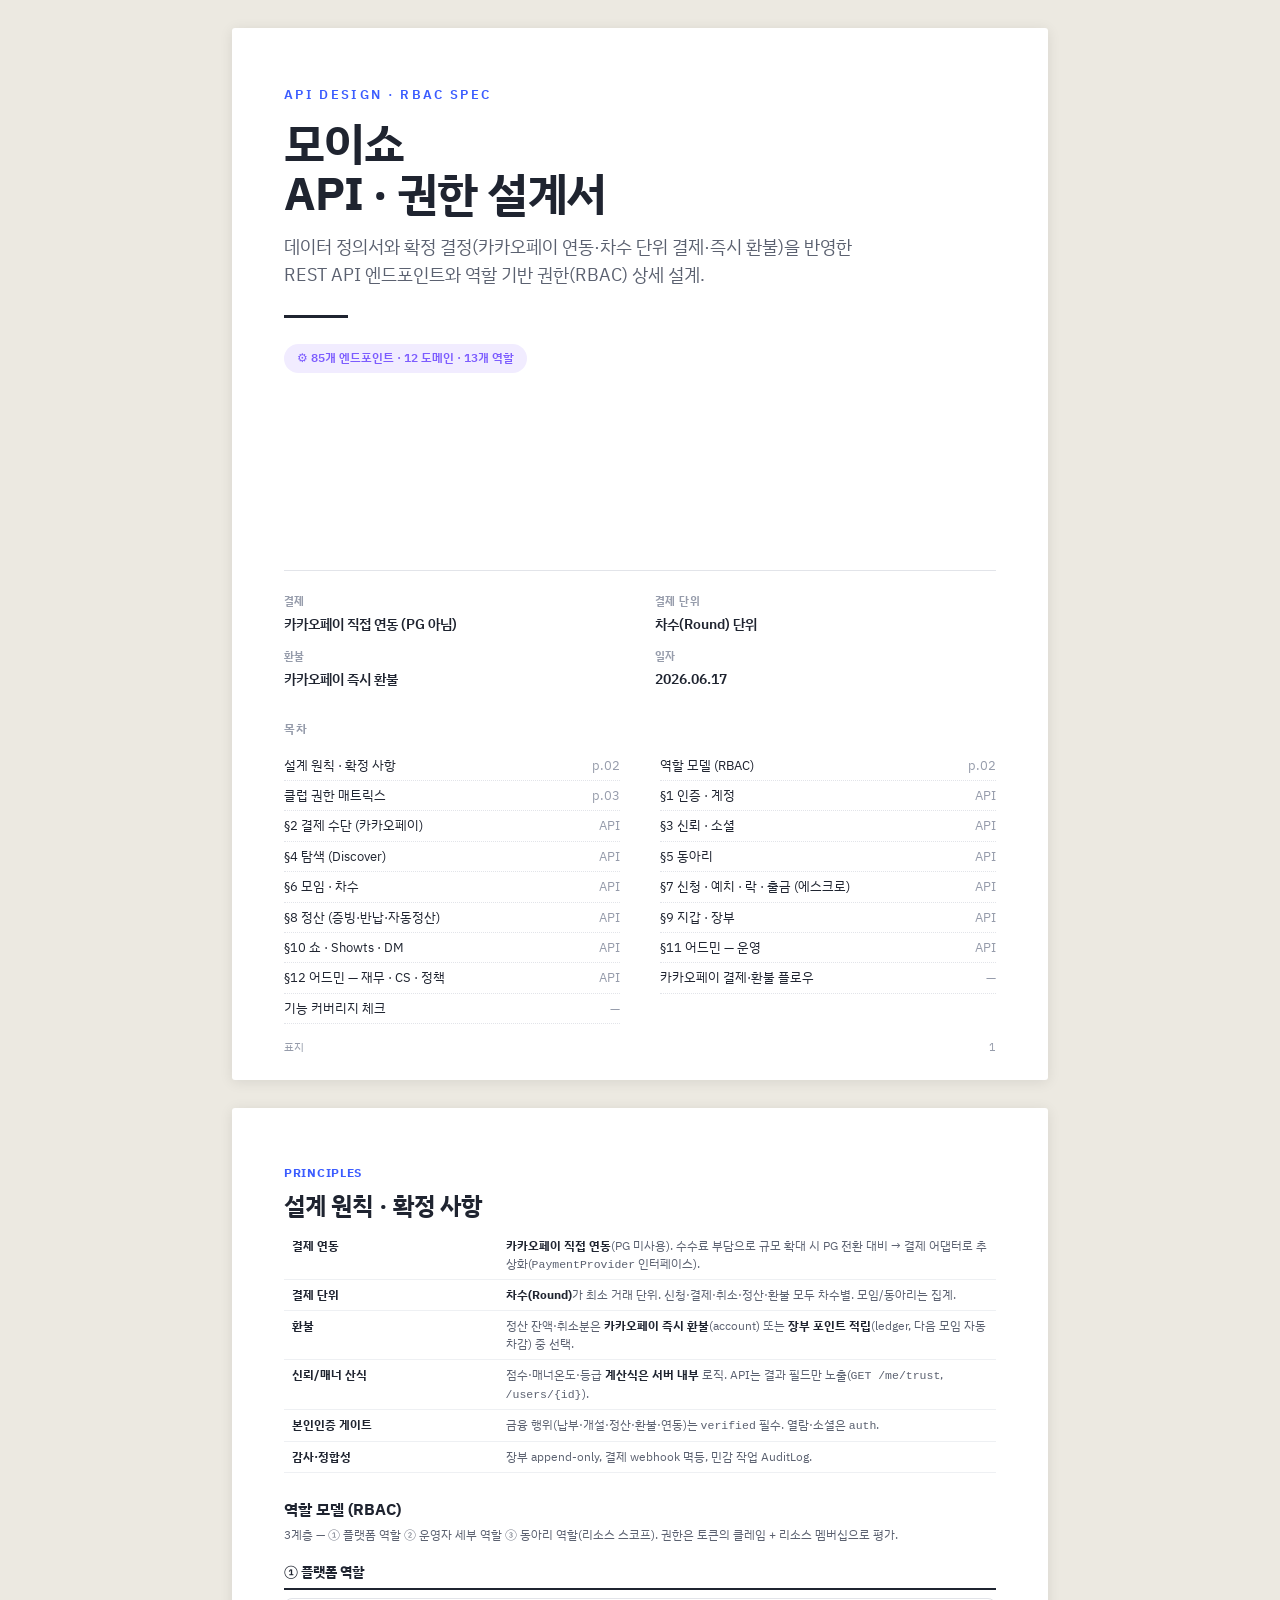
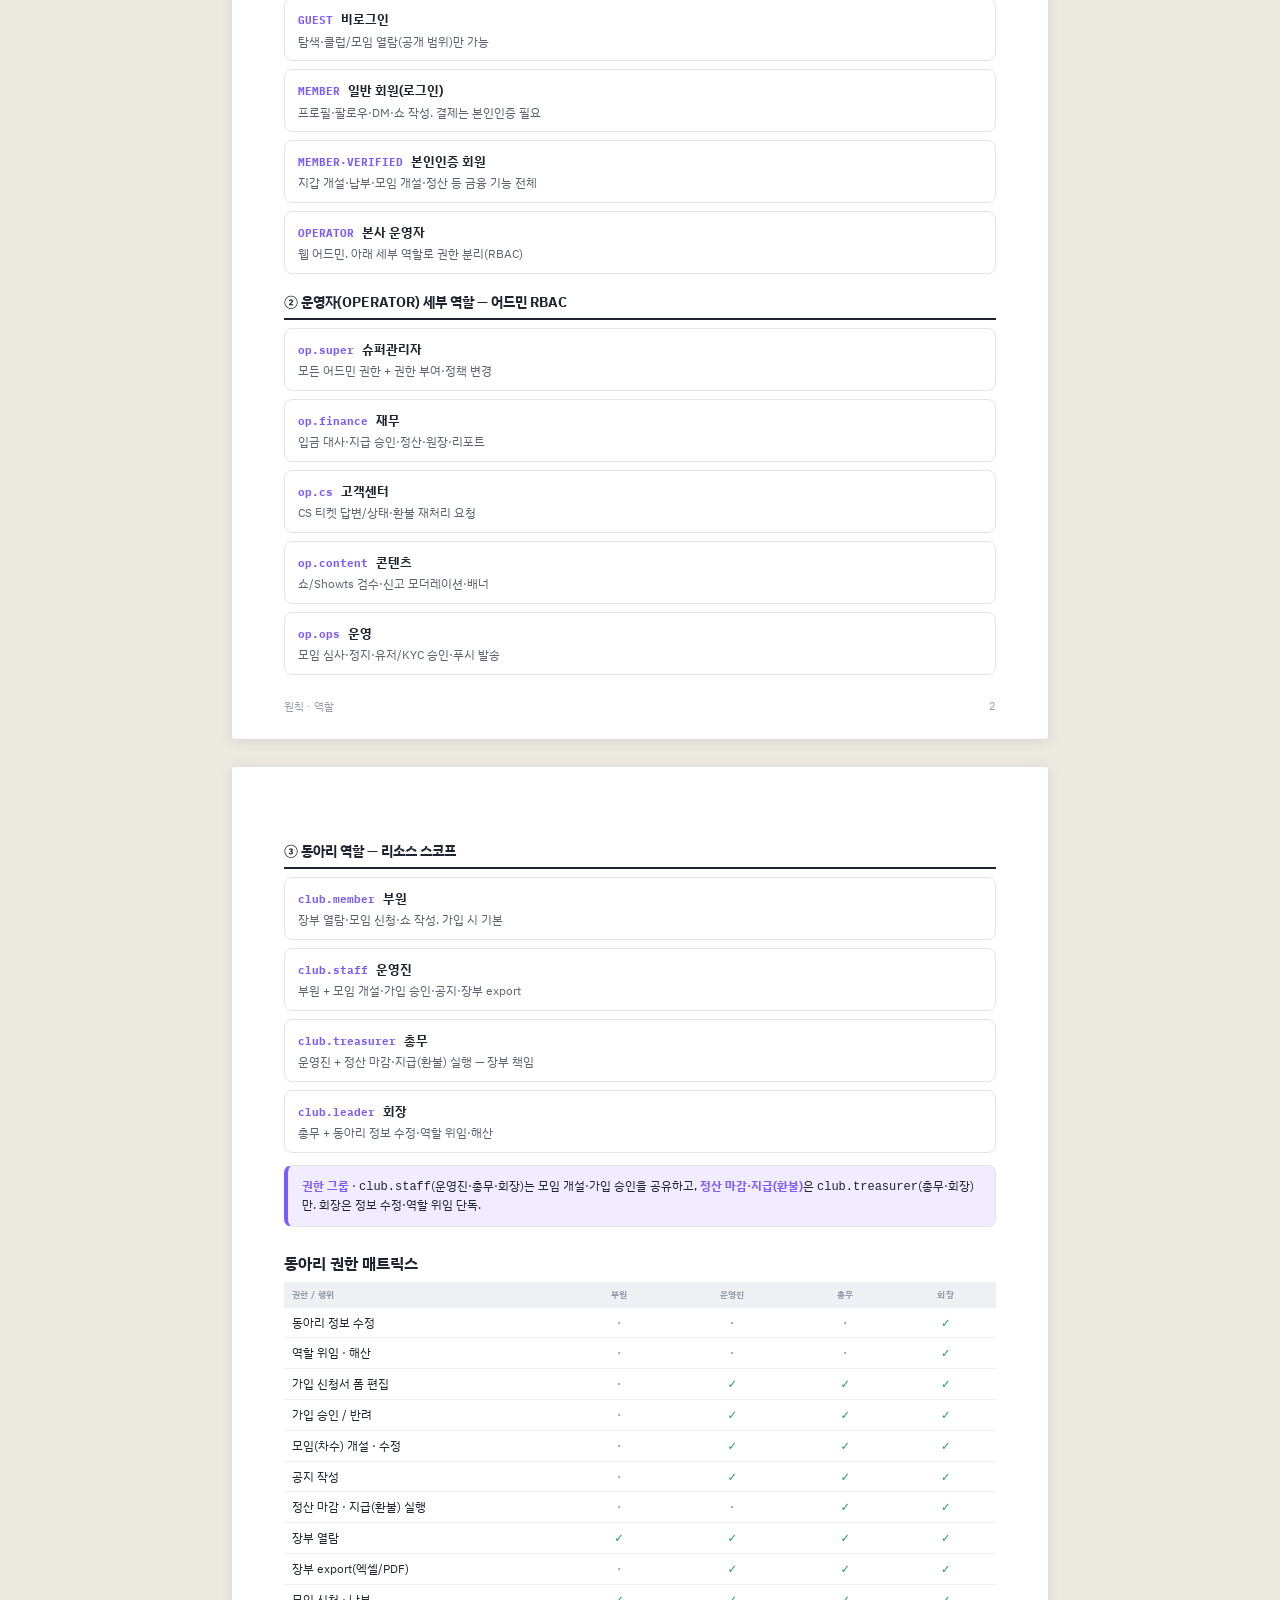
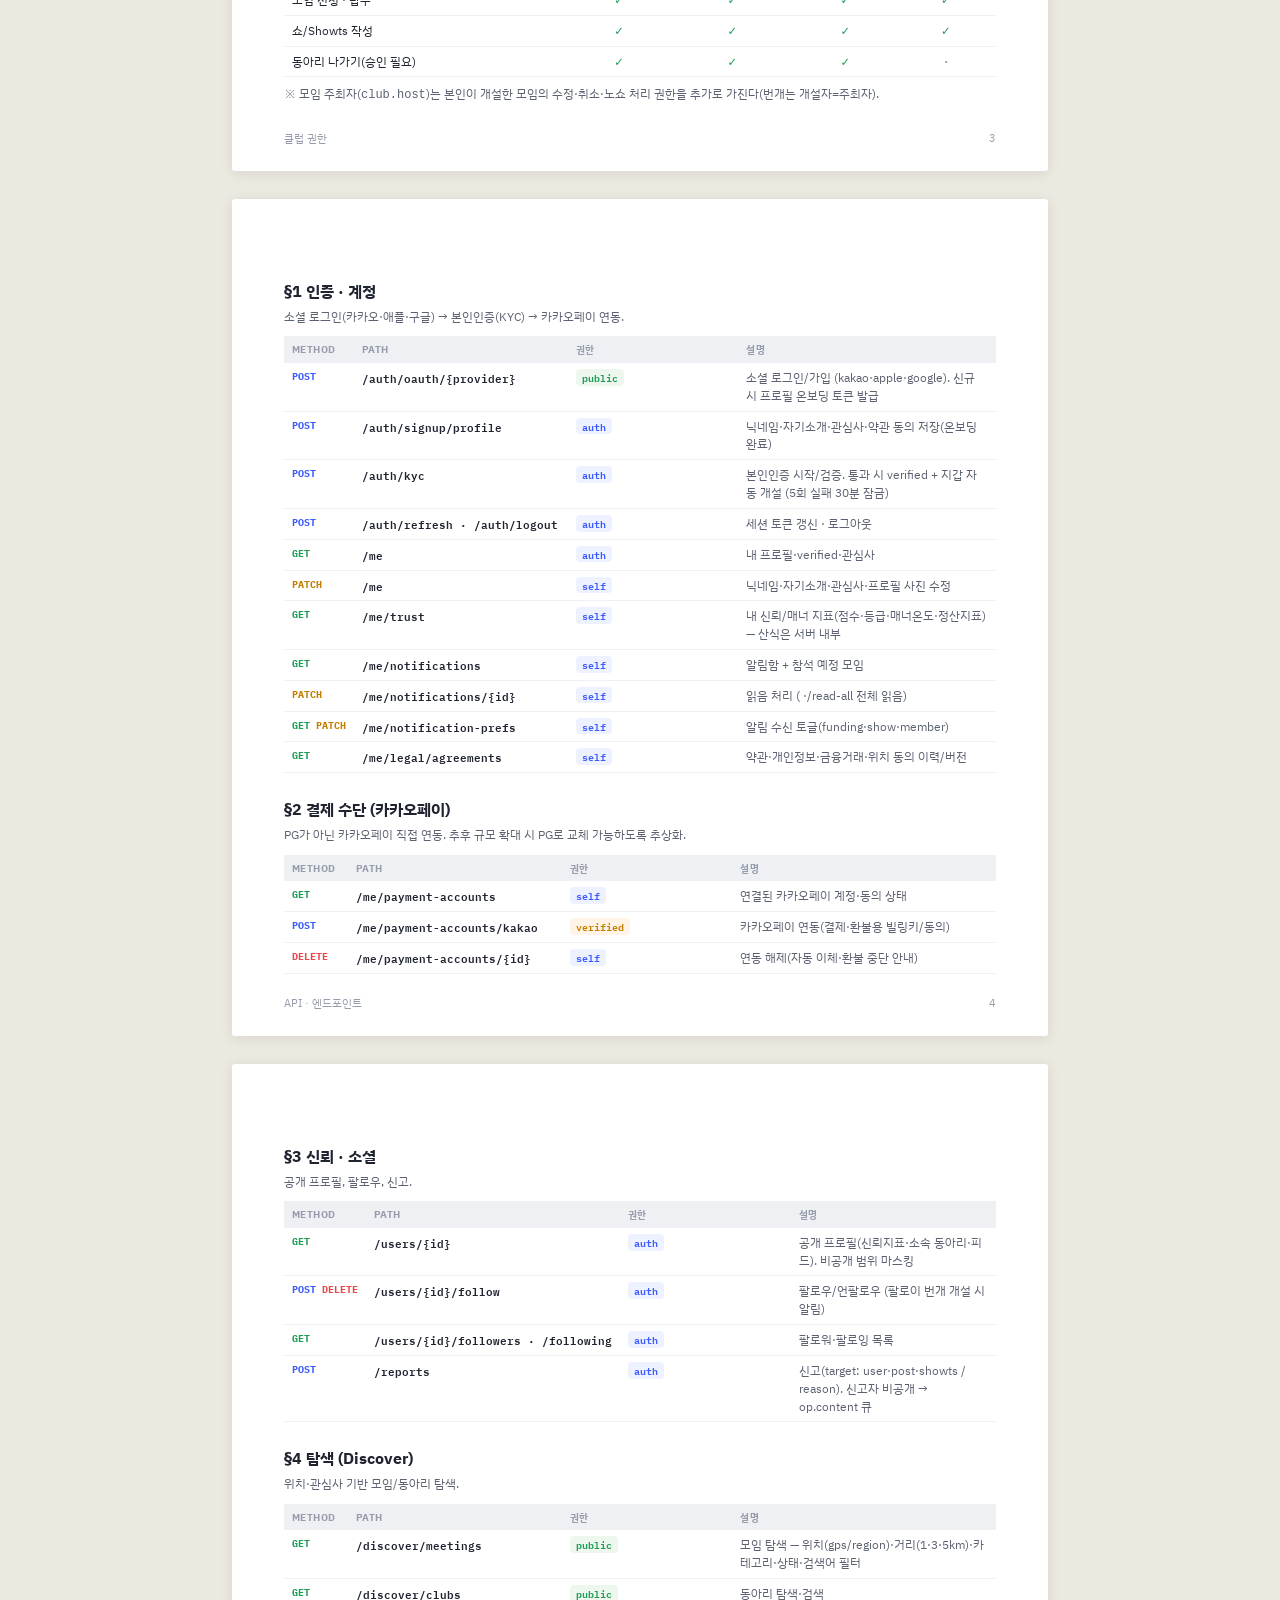
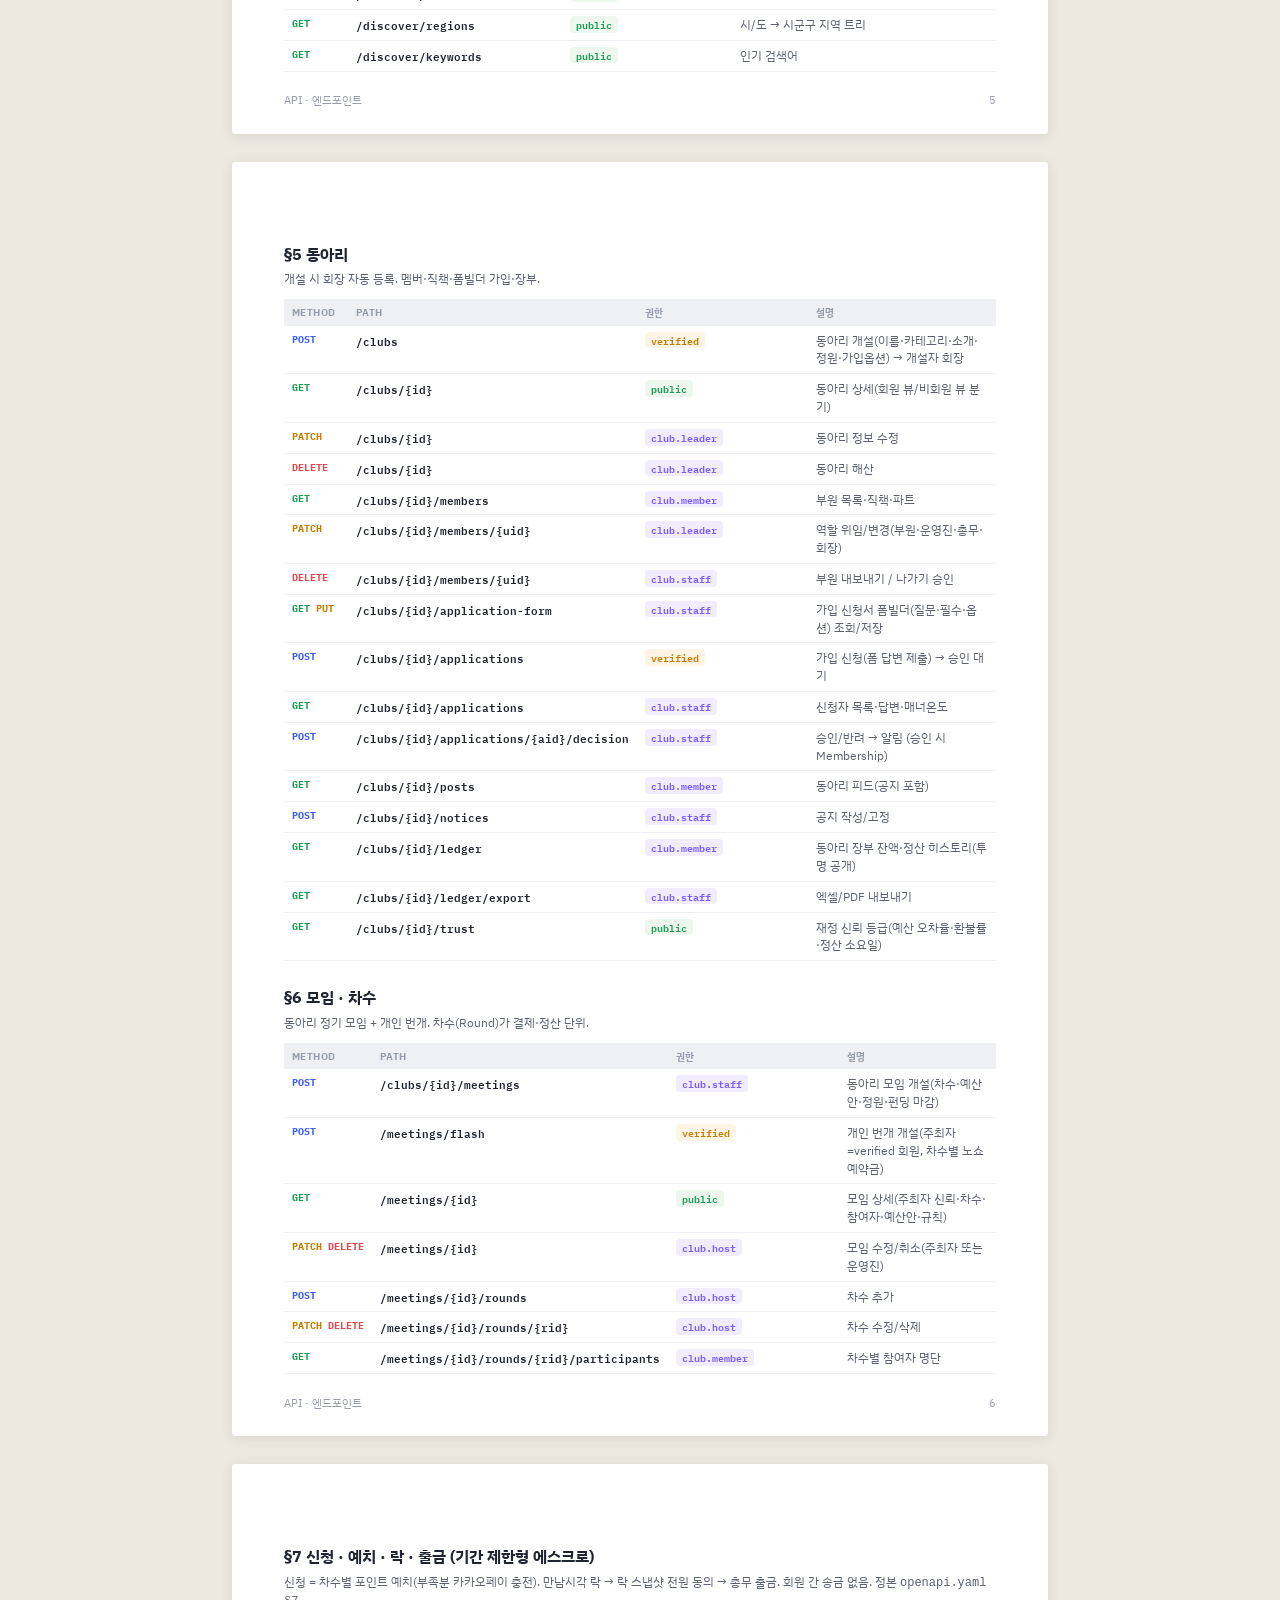
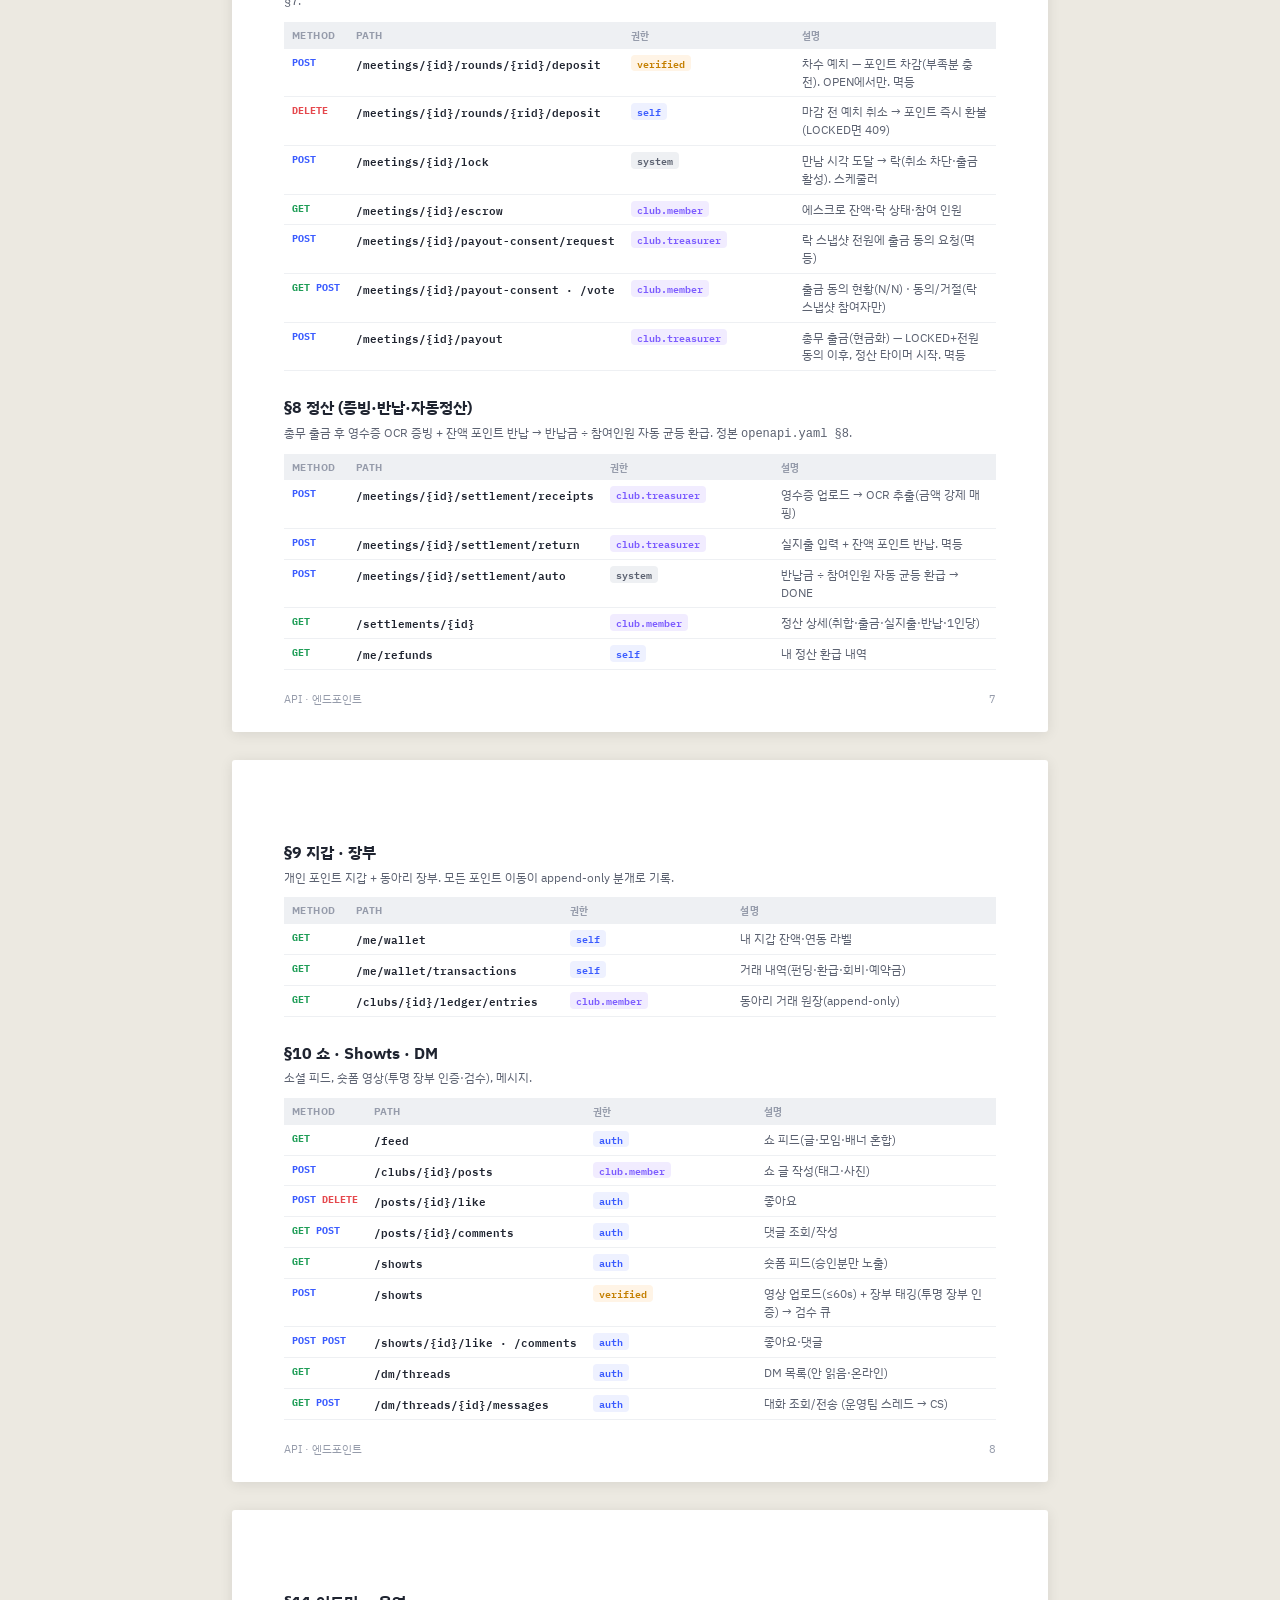
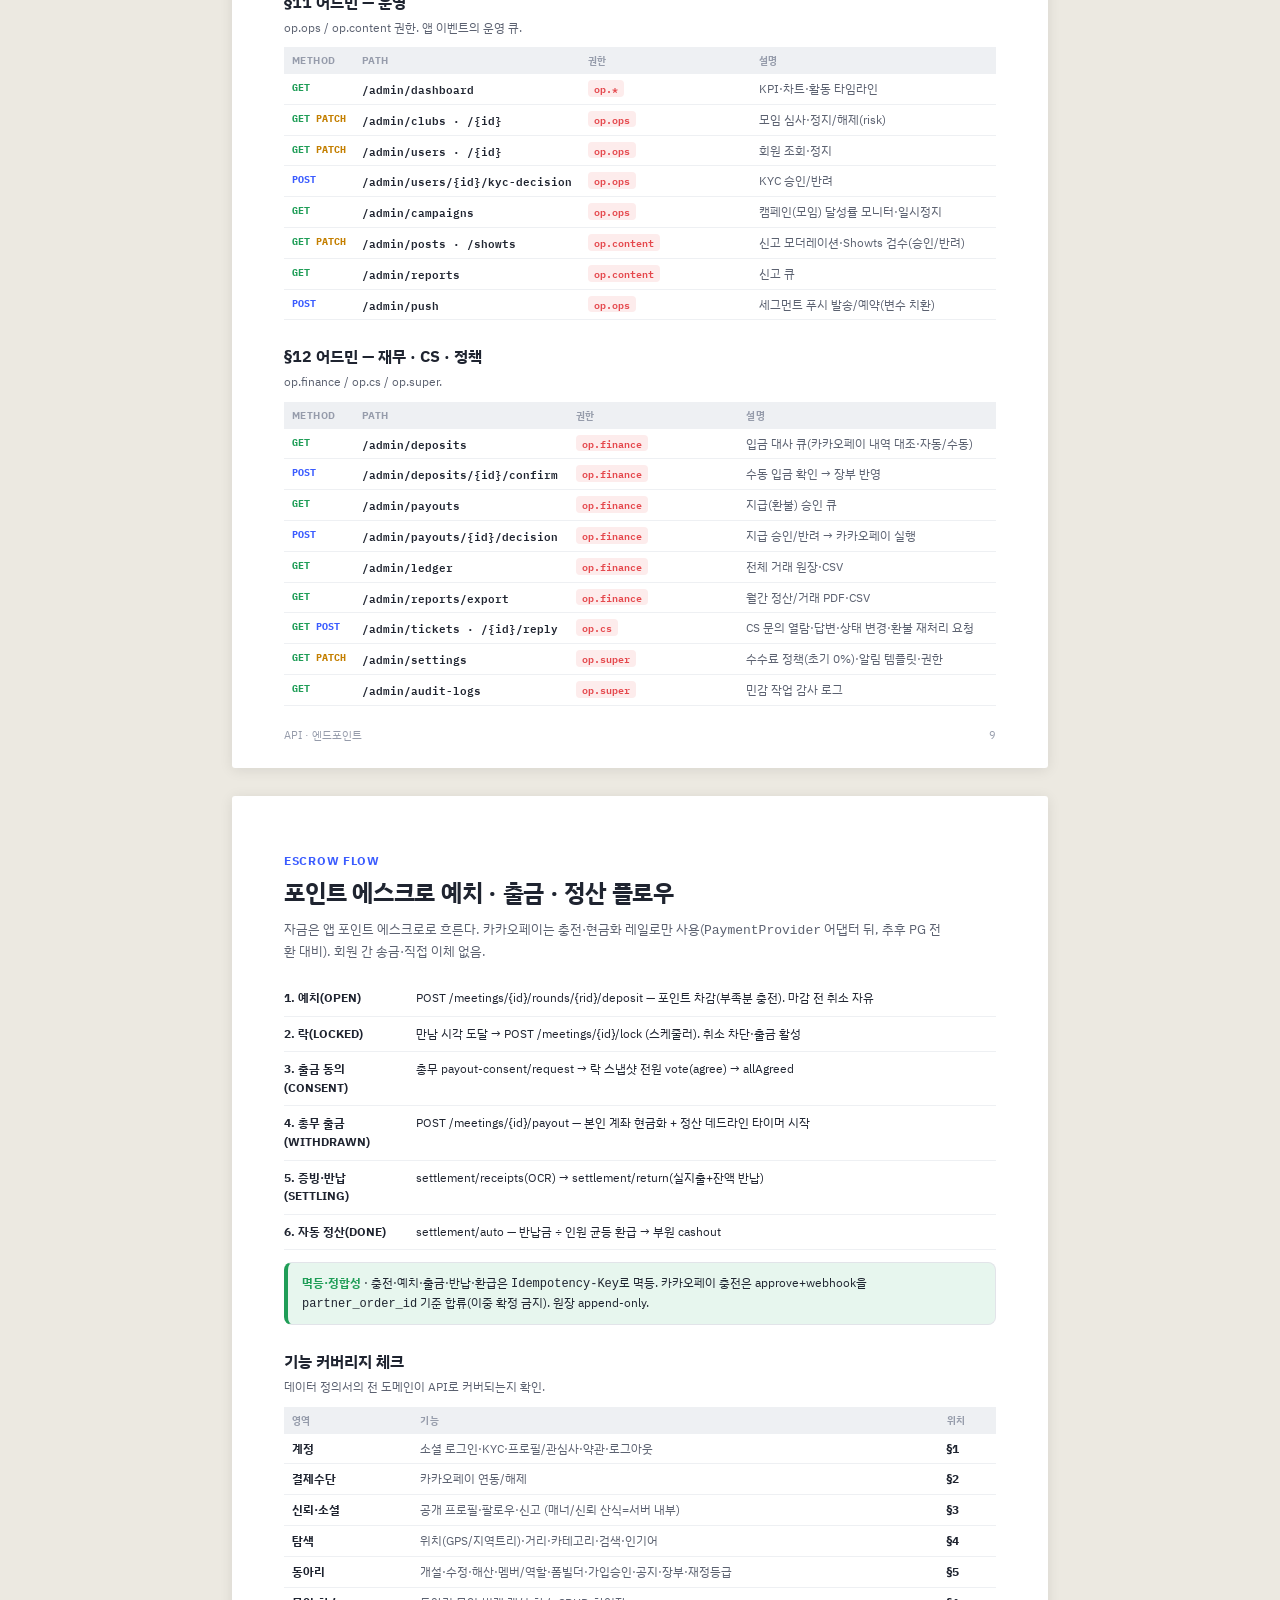
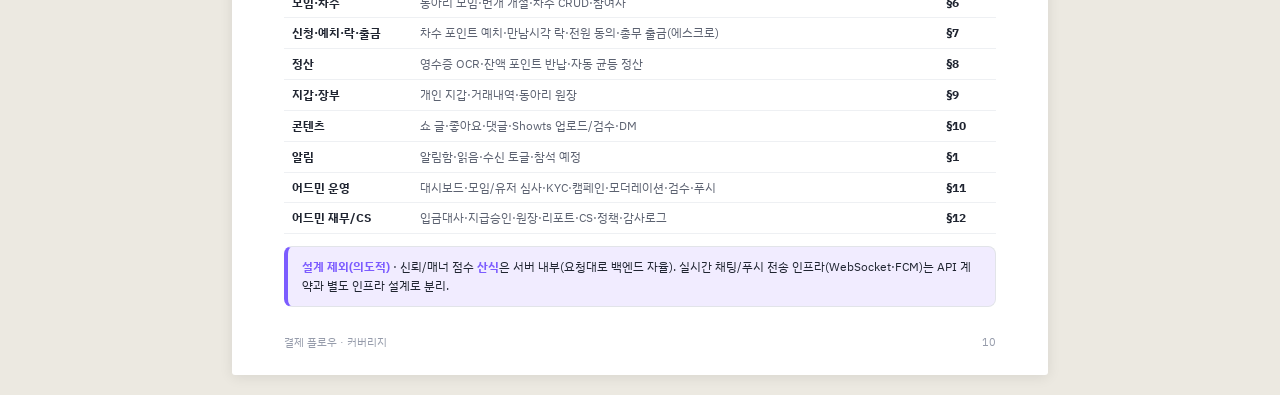
<file: docs/03_API_권한설계서.html>
<!DOCTYPE html><html lang="ko"><head><meta charset="utf-8"><meta name="viewport" content="width=device-width, initial-scale=1"><title>모이쇼 — API · 권한 설계서</title><link rel="preconnect" href="https://fonts.googleapis.com"><link rel="preconnect" href="https://fonts.gstatic.com" crossorigin><link href="https://fonts.googleapis.com/css2?family=IBM+Plex+Sans+KR:wght@400;500;600;700&family=IBM+Plex+Mono:wght@500;600;700&display=swap" rel="stylesheet"><style>
:root{--ink:#1f2430;--mut:#5b6170;--faint:#969cab;--line:#e2e4e9;--line2:#eef0f3;--paper:#ece9e1;--white:#fff;--ac:#3b5cff;--acsoft:#eef1ff;--pp:#7c5cff;--ppsoft:#f1ecff;--ok:#1f9d57;--oksoft:#e7f6ee;--warn:#c47f00;--warnsoft:#fdf3e2;--dang:#e5484d;--dangsoft:#fdecec;}
*{box-sizing:border-box;}html,body{margin:0;}
body{background:var(--paper);color:var(--ink);font-family:"IBM Plex Sans KR",system-ui,sans-serif;-webkit-font-smoothing:antialiased;line-height:1.55;font-size:13px;}
.page{width:816px;margin:28px auto;background:var(--white);box-shadow:0 2px 14px rgba(0,0,0,.09);border-radius:3px;padding:56px 52px;position:relative;}
.pg-foot{position:absolute;bottom:24px;left:52px;font-size:11px;color:var(--faint);}
.pg-num{position:absolute;bottom:24px;right:52px;font-size:11px;color:var(--faint);}
.cover{display:flex;flex-direction:column;min-height:940px;}
.cover .tagline{font-size:13px;letter-spacing:.18em;color:var(--ac);font-weight:600;text-transform:uppercase;}
.cover h1{font-size:46px;line-height:1.08;margin:14px 0 0;letter-spacing:-.025em;font-weight:700;}
.cover .sub{font-size:18px;color:var(--mut);margin-top:16px;max-width:580px;}
.cover .rule{height:3px;width:64px;background:var(--ink);margin:26px 0;}
.cover .pill{display:inline-flex;gap:7px;align-items:center;font-size:12px;font-weight:600;color:var(--pp);background:var(--ppsoft);border-radius:99px;padding:5px 13px;width:fit-content;}
.cover .meta{margin-top:auto;display:grid;grid-template-columns:repeat(2,1fr);gap:14px 30px;border-top:1px solid var(--line);padding-top:22px;}
.cover .meta b{display:block;font-size:11px;letter-spacing:.04em;color:var(--faint);text-transform:uppercase;margin-bottom:3px;}
.cover .meta span{font-size:14px;font-weight:600;}
.toc{margin-top:30px;}.toc h3{font-size:12px;letter-spacing:.05em;text-transform:uppercase;color:var(--faint);margin:0 0 12px;}
.toc ol{margin:0;padding:0;list-style:none;display:grid;grid-template-columns:1fr 1fr;gap:0 40px;}
.toc li{display:flex;justify-content:space-between;gap:8px;padding:5px 0;border-bottom:1px dotted var(--line);font-size:12.5px;}
.toc li span:last-child{color:var(--faint);}
.doc-h{font-size:12px;letter-spacing:.06em;text-transform:uppercase;color:var(--ac);font-weight:700;margin:0 0 4px;}
.doc-t{font-size:24px;font-weight:700;margin:0 0 7px;letter-spacing:-.01em;}
.doc-lead{font-size:13px;color:var(--mut);margin:0 0 20px;max-width:660px;}
h2.sec{font-size:16px;font-weight:700;margin:24px 0 4px;}
.sec-lead{font-size:12px;color:var(--mut);margin:0 0 10px;}
table{width:100%;border-collapse:collapse;font-size:11.5px;margin:6px 0;}
th{background:var(--line2);color:var(--faint);font-size:9.5px;text-transform:uppercase;letter-spacing:.04em;text-align:left;padding:6px 8px;font-weight:700;}
td{padding:6px 8px;border-bottom:1px solid var(--line2);color:var(--mut);vertical-align:top;}
td b{color:var(--ink);}
/* endpoint table */
.ep td.m{font-family:"IBM Plex Mono",monospace;font-weight:700;font-size:10px;white-space:nowrap;width:64px;}
.ep td.p{font-family:"IBM Plex Mono",monospace;color:var(--ink);font-weight:600;font-size:11px;white-space:nowrap;}
.ep td.perm{white-space:nowrap;}
.m .get{color:var(--ok);}.m .post{color:var(--ac);}.m .patch{color:var(--warn);}.m .del{color:var(--dang);}
.perm-tag{display:inline-block;font-family:"IBM Plex Mono",monospace;font-size:9.5px;font-weight:600;border-radius:4px;padding:1px 6px;background:var(--line2);color:var(--mut);}
.perm-tag.pub{background:#eef7ee;color:var(--ok);}
.perm-tag.auth{background:var(--acsoft);color:var(--ac);}
.perm-tag.ver{background:#fff4e6;color:var(--warn);}
.perm-tag.club{background:var(--ppsoft);color:var(--pp);}
.perm-tag.op{background:var(--dangsoft);color:var(--dang);}
.role-card{border:1px solid var(--line);border-radius:8px;padding:10px 13px;margin-bottom:8px;break-inside:avoid;}
.role-card .rn{font-family:"IBM Plex Mono",monospace;font-size:11px;font-weight:700;color:var(--pp);}
.role-card .rk{font-weight:700;color:var(--ink);margin-left:8px;font-size:13px;}
.role-card .rd{font-size:11.5px;color:var(--mut);margin-top:3px;}
.matrix th{font-size:9px;text-align:center;}
.matrix td{text-align:center;font-weight:700;}
.matrix td.lab{text-align:left;font-weight:400;color:var(--ink);}
.matrix .y{color:var(--ok);}.matrix .n{color:var(--faint);}
.callout{border:1px solid var(--line);border-left:4px solid var(--pp);background:var(--ppsoft);border-radius:8px;padding:11px 14px;font-size:12px;margin:12px 0;}
.callout b{color:var(--pp);}
.callout.ok{border-left-color:var(--ok);background:var(--oksoft);}.callout.ok b{color:var(--ok);}
.flowrow{display:grid;grid-template-columns:120px 1fr;gap:12px;padding:8px 0;border-bottom:1px solid var(--line2);font-size:12px;}
.flowrow b{color:var(--ink);}
.cov td.ck{text-align:center;color:var(--ok);font-weight:700;width:40px;}
h3.sub{font-size:13.5px;font-weight:700;margin:18px 0 8px;padding-bottom:5px;border-bottom:2px solid var(--ink);}
@media print{body{background:none;}.page{width:auto;margin:0;box-shadow:none;border-radius:0;padding:0;}.pg-foot,.pg-num{display:none;}.page+.page{break-before:page;}tr,.role-card,.flowrow{break-inside:avoid;}*{print-color-adjust:exact;-webkit-print-color-adjust:exact;}}
@page{margin:0.66in;}
</style></head><body><div class="page"><span class="pg-foot">표지</span><div class="cover">
<div class="tagline">API Design · RBAC Spec</div>
<h1>모이쇼<br>API · 권한 설계서</h1>
<div class="sub">데이터 정의서와 확정 결정(카카오페이 연동·차수 단위 결제·즉시 환불)을 반영한 REST API 엔드포인트와 역할 기반 권한(RBAC) 상세 설계.</div>
<div class="rule"></div>
<div class="pill">⚙ 85개 엔드포인트 · 12 도메인 · 13개 역할</div>
<div class="meta">
<div><b>결제</b><span>카카오페이 직접 연동 (PG 아님)</span></div>
<div><b>결제 단위</b><span>차수(Round) 단위</span></div>
<div><b>환불</b><span>카카오페이 즉시 환불</span></div>
<div><b>일자</b><span>2026.06.17</span></div>
</div>
<div class="toc"><h3>목차</h3><ol>
<li><span>설계 원칙 · 확정 사항</span><span>p.02</span></li>
<li><span>역할 모델 (RBAC)</span><span>p.02</span></li>
<li><span>클럽 권한 매트릭스</span><span>p.03</span></li>
<li><span>§1 인증 · 계정</span><span>API</span></li><li><span>§2 결제 수단 (카카오페이)</span><span>API</span></li><li><span>§3 신뢰 · 소셜</span><span>API</span></li><li><span>§4 탐색 (Discover)</span><span>API</span></li><li><span>§5 동아리</span><span>API</span></li><li><span>§6 모임 · 차수</span><span>API</span></li><li><span>§7 신청 · 예치 · 락 · 출금 (에스크로)</span><span>API</span></li><li><span>§8 정산 (증빙·반납·자동정산)</span><span>API</span></li><li><span>§9 지갑 · 장부</span><span>API</span></li><li><span>§10 쇼 · Showts · DM</span><span>API</span></li><li><span>§11 어드민 — 운영</span><span>API</span></li><li><span>§12 어드민 — 재무 · CS · 정책</span><span>API</span></li>
<li><span>카카오페이 결제·환불 플로우</span><span>—</span></li>
<li><span>기능 커버리지 체크</span><span>—</span></li>
</ol></div>
</div><span class="pg-num">1</span></div><div class="page"><span class="pg-foot">원칙 · 역할</span>
<div class="doc-h">Principles</div><div class="doc-t">설계 원칙 · 확정 사항</div>
<table><tbody>
<tr><td style="width:30%"><b>결제 연동</b></td><td><b>카카오페이 직접 연동</b>(PG 미사용). 수수료 부담으로 규모 확대 시 PG 전환 대비 → 결제 어댑터로 추상화(<code>PaymentProvider</code> 인터페이스).</td></tr>
<tr><td><b>결제 단위</b></td><td><b>차수(Round)</b>가 최소 거래 단위. 신청·결제·취소·정산·환불 모두 차수별. 모임/동아리는 집계.</td></tr>
<tr><td><b>환불</b></td><td>정산 잔액·취소분은 <b>카카오페이 즉시 환불</b>(account) 또는 <b>장부 포인트 적립</b>(ledger, 다음 모임 자동 차감) 중 선택.</td></tr>
<tr><td><b>신뢰/매너 산식</b></td><td>점수·매너온도·등급 <b>계산식은 서버 내부</b> 로직. API는 결과 필드만 노출(<code>GET /me/trust</code>, <code>/users/{id}</code>).</td></tr>
<tr><td><b>본인인증 게이트</b></td><td>금융 행위(납부·개설·정산·환불·연동)는 <code>verified</code> 필수. 열람·소셜은 <code>auth</code>.</td></tr>
<tr><td><b>감사·정합성</b></td><td>장부 append-only, 결제 webhook 멱등, 민감 작업 AuditLog.</td></tr>
</tbody></table>

<h2 class="sec">역할 모델 (RBAC)</h2>
<p class="sec-lead">3계층 — ① 플랫폼 역할 ② 운영자 세부 역할 ③ 동아리 역할(리소스 스코프). 권한은 토큰의 클레임 + 리소스 멤버십으로 평가.</p>
<h3 class="sub">① 플랫폼 역할</h3>
<div class="role-card"><span class="rn">GUEST</span><span class="rk">비로그인</span><div class="rd">탐색·클럽/모임 열람(공개 범위)만 가능</div></div><div class="role-card"><span class="rn">MEMBER</span><span class="rk">일반 회원(로그인)</span><div class="rd">프로필·팔로우·DM·쇼 작성. 결제는 본인인증 필요</div></div><div class="role-card"><span class="rn">MEMBER·VERIFIED</span><span class="rk">본인인증 회원</span><div class="rd">지갑 개설·납부·모임 개설·정산 등 금융 기능 전체</div></div><div class="role-card"><span class="rn">OPERATOR</span><span class="rk">본사 운영자</span><div class="rd">웹 어드민. 아래 세부 역할로 권한 분리(RBAC)</div></div>
<h3 class="sub">② 운영자(OPERATOR) 세부 역할 — 어드민 RBAC</h3>
<div class="role-card"><span class="rn">op.super</span><span class="rk">슈퍼관리자</span><div class="rd">모든 어드민 권한 + 권한 부여·정책 변경</div></div><div class="role-card"><span class="rn">op.finance</span><span class="rk">재무</span><div class="rd">입금 대사·지급 승인·정산·원장·리포트</div></div><div class="role-card"><span class="rn">op.cs</span><span class="rk">고객센터</span><div class="rd">CS 티켓 답변/상태·환불 재처리 요청</div></div><div class="role-card"><span class="rn">op.content</span><span class="rk">콘텐츠</span><div class="rd">쇼/Showts 검수·신고 모더레이션·배너</div></div><div class="role-card"><span class="rn">op.ops</span><span class="rk">운영</span><div class="rd">모임 심사·정지·유저/KYC 승인·푸시 발송</div></div>
<span class="pg-num">2</span></div><div class="page"><span class="pg-foot">클럽 권한</span>
<h3 class="sub">③ 동아리 역할 — 리소스 스코프</h3>
<div class="role-card"><span class="rn">club.member</span><span class="rk">부원</span><div class="rd">장부 열람·모임 신청·쇼 작성. 가입 시 기본</div></div><div class="role-card"><span class="rn">club.staff</span><span class="rk">운영진</span><div class="rd">부원 + 모임 개설·가입 승인·공지·장부 export</div></div><div class="role-card"><span class="rn">club.treasurer</span><span class="rk">총무</span><div class="rd">운영진 + 정산 마감·지급(환불) 실행 — 장부 책임</div></div><div class="role-card"><span class="rn">club.leader</span><span class="rk">회장</span><div class="rd">총무 + 동아리 정보 수정·역할 위임·해산</div></div>
<div class="callout"><b>권한 그룹</b> · <code>club.staff</code>(운영진·총무·회장)는 모임 개설·가입 승인을 공유하고, <b>정산 마감·지급(환불)</b>은 <code>club.treasurer</code>(총무·회장)만. 회장은 정보 수정·역할 위임 단독.</div>

<h2 class="sec">동아리 권한 매트릭스</h2>
<table class="matrix"><thead><tr><th style="text-align:left;width:40%">권한 / 행위</th><th>부원</th><th>운영진</th><th>총무</th><th>회장</th></tr></thead><tbody>
<tr><td class="lab">동아리 정보 수정</td><td class="n">·</td><td class="n">·</td><td class="n">·</td><td class="y">✓</td></tr><tr><td class="lab">역할 위임 · 해산</td><td class="n">·</td><td class="n">·</td><td class="n">·</td><td class="y">✓</td></tr><tr><td class="lab">가입 신청서 폼 편집</td><td class="n">·</td><td class="y">✓</td><td class="y">✓</td><td class="y">✓</td></tr><tr><td class="lab">가입 승인 / 반려</td><td class="n">·</td><td class="y">✓</td><td class="y">✓</td><td class="y">✓</td></tr><tr><td class="lab">모임(차수) 개설 · 수정</td><td class="n">·</td><td class="y">✓</td><td class="y">✓</td><td class="y">✓</td></tr><tr><td class="lab">공지 작성</td><td class="n">·</td><td class="y">✓</td><td class="y">✓</td><td class="y">✓</td></tr><tr><td class="lab">정산 마감 · 지급(환불) 실행</td><td class="n">·</td><td class="n">·</td><td class="y">✓</td><td class="y">✓</td></tr><tr><td class="lab">장부 열람</td><td class="y">✓</td><td class="y">✓</td><td class="y">✓</td><td class="y">✓</td></tr><tr><td class="lab">장부 export(엑셀/PDF)</td><td class="n">·</td><td class="y">✓</td><td class="y">✓</td><td class="y">✓</td></tr><tr><td class="lab">모임 신청 · 납부</td><td class="y">✓</td><td class="y">✓</td><td class="y">✓</td><td class="y">✓</td></tr><tr><td class="lab">쇼/Showts 작성</td><td class="y">✓</td><td class="y">✓</td><td class="y">✓</td><td class="y">✓</td></tr><tr><td class="lab">동아리 나가기(승인 필요)</td><td class="y">✓</td><td class="y">✓</td><td class="y">✓</td><td class="n">·</td></tr>
</tbody></table>
<p class="sec-lead" style="margin-top:8px">※ 모임 주최자(<code>club.host</code>)는 본인이 개설한 모임의 수정·취소·노쇼 처리 권한을 추가로 가진다(번개는 개설자=주최자).</p>
<span class="pg-num">3</span></div><div class="page"><span class="pg-foot">API · 엔드포인트</span><h2 class="sec">§1 인증 · 계정</h2><p class="sec-lead">소셜 로그인(카카오·애플·구글) → 본인인증(KYC) → 카카오페이 연동.</p>
  <table class="ep"><thead><tr><th style="width:62px">METHOD</th><th style="width:30%">PATH</th><th style="width:24%">권한</th><th>설명</th></tr></thead><tbody>
  <tr><td class="m"><span class="post">POST</span></td><td class="p">/auth/oauth/{provider}</td><td class="perm"><span class="perm-tag pub">public</span></td><td>소셜 로그인/가입 (kakao·apple·google). 신규 시 프로필 온보딩 토큰 발급</td></tr><tr><td class="m"><span class="post">POST</span></td><td class="p">/auth/signup/profile</td><td class="perm"><span class="perm-tag auth">auth</span></td><td>닉네임·자기소개·관심사·약관 동의 저장(온보딩 완료)</td></tr><tr><td class="m"><span class="post">POST</span></td><td class="p">/auth/kyc</td><td class="perm"><span class="perm-tag auth">auth</span></td><td>본인인증 시작/검증. 통과 시 verified + 지갑 자동 개설 (5회 실패 30분 잠금)</td></tr><tr><td class="m"><span class="post">POST</span></td><td class="p">/auth/refresh · /auth/logout</td><td class="perm"><span class="perm-tag auth">auth</span></td><td>세션 토큰 갱신 · 로그아웃</td></tr><tr><td class="m"><span class="get">GET</span></td><td class="p">/me</td><td class="perm"><span class="perm-tag auth">auth</span></td><td>내 프로필·verified·관심사</td></tr><tr><td class="m"><span class="patch">PATCH</span></td><td class="p">/me</td><td class="perm"><span class="perm-tag auth">self</span></td><td>닉네임·자기소개·관심사·프로필 사진 수정</td></tr><tr><td class="m"><span class="get">GET</span></td><td class="p">/me/trust</td><td class="perm"><span class="perm-tag auth">self</span></td><td>내 신뢰/매너 지표(점수·등급·매너온도·정산지표) — 산식은 서버 내부</td></tr><tr><td class="m"><span class="get">GET</span></td><td class="p">/me/notifications</td><td class="perm"><span class="perm-tag auth">self</span></td><td>알림함 + 참석 예정 모임</td></tr><tr><td class="m"><span class="patch">PATCH</span></td><td class="p">/me/notifications/{id}</td><td class="perm"><span class="perm-tag auth">self</span></td><td>읽음 처리 ( ·/read-all 전체 읽음)</td></tr><tr><td class="m"><span class="get">GET</span> <span class="patch">PATCH</span></td><td class="p">/me/notification-prefs</td><td class="perm"><span class="perm-tag auth">self</span></td><td>알림 수신 토글(funding·show·member)</td></tr><tr><td class="m"><span class="get">GET</span></td><td class="p">/me/legal/agreements</td><td class="perm"><span class="perm-tag auth">self</span></td><td>약관·개인정보·금융거래·위치 동의 이력/버전</td></tr>
  </tbody></table><h2 class="sec">§2 결제 수단 (카카오페이)</h2><p class="sec-lead">PG가 아닌 카카오페이 직접 연동. 추후 규모 확대 시 PG로 교체 가능하도록 추상화.</p>
  <table class="ep"><thead><tr><th style="width:62px">METHOD</th><th style="width:30%">PATH</th><th style="width:24%">권한</th><th>설명</th></tr></thead><tbody>
  <tr><td class="m"><span class="get">GET</span></td><td class="p">/me/payment-accounts</td><td class="perm"><span class="perm-tag auth">self</span></td><td>연결된 카카오페이 계정·동의 상태</td></tr><tr><td class="m"><span class="post">POST</span></td><td class="p">/me/payment-accounts/kakao</td><td class="perm"><span class="perm-tag ver">verified</span></td><td>카카오페이 연동(결제·환불용 빌링키/동의)</td></tr><tr><td class="m"><span class="del">DELETE</span></td><td class="p">/me/payment-accounts/{id}</td><td class="perm"><span class="perm-tag auth">self</span></td><td>연동 해제(자동 이체·환불 중단 안내)</td></tr>
  </tbody></table><span class="pg-num">4</span></div><div class="page"><span class="pg-foot">API · 엔드포인트</span><h2 class="sec">§3 신뢰 · 소셜</h2><p class="sec-lead">공개 프로필, 팔로우, 신고.</p>
  <table class="ep"><thead><tr><th style="width:62px">METHOD</th><th style="width:30%">PATH</th><th style="width:24%">권한</th><th>설명</th></tr></thead><tbody>
  <tr><td class="m"><span class="get">GET</span></td><td class="p">/users/{id}</td><td class="perm"><span class="perm-tag auth">auth</span></td><td>공개 프로필(신뢰지표·소속 동아리·피드). 비공개 범위 마스킹</td></tr><tr><td class="m"><span class="post">POST</span> <span class="del">DELETE</span></td><td class="p">/users/{id}/follow</td><td class="perm"><span class="perm-tag auth">auth</span></td><td>팔로우/언팔로우 (팔로이 번개 개설 시 알림)</td></tr><tr><td class="m"><span class="get">GET</span></td><td class="p">/users/{id}/followers · /following</td><td class="perm"><span class="perm-tag auth">auth</span></td><td>팔로워·팔로잉 목록</td></tr><tr><td class="m"><span class="post">POST</span></td><td class="p">/reports</td><td class="perm"><span class="perm-tag auth">auth</span></td><td>신고(target: user·post·showts / reason). 신고자 비공개 → op.content 큐</td></tr>
  </tbody></table><h2 class="sec">§4 탐색 (Discover)</h2><p class="sec-lead">위치·관심사 기반 모임/동아리 탐색.</p>
  <table class="ep"><thead><tr><th style="width:62px">METHOD</th><th style="width:30%">PATH</th><th style="width:24%">권한</th><th>설명</th></tr></thead><tbody>
  <tr><td class="m"><span class="get">GET</span></td><td class="p">/discover/meetings</td><td class="perm"><span class="perm-tag pub">public</span></td><td>모임 탐색 — 위치(gps/region)·거리(1·3·5km)·카테고리·상태·검색어 필터</td></tr><tr><td class="m"><span class="get">GET</span></td><td class="p">/discover/clubs</td><td class="perm"><span class="perm-tag pub">public</span></td><td>동아리 탐색·검색</td></tr><tr><td class="m"><span class="get">GET</span></td><td class="p">/discover/regions</td><td class="perm"><span class="perm-tag pub">public</span></td><td>시/도 → 시군구 지역 트리</td></tr><tr><td class="m"><span class="get">GET</span></td><td class="p">/discover/keywords</td><td class="perm"><span class="perm-tag pub">public</span></td><td>인기 검색어</td></tr>
  </tbody></table><span class="pg-num">5</span></div><div class="page"><span class="pg-foot">API · 엔드포인트</span><h2 class="sec">§5 동아리</h2><p class="sec-lead">개설 시 회장 자동 등록. 멤버·직책·폼빌더 가입·장부.</p>
  <table class="ep"><thead><tr><th style="width:62px">METHOD</th><th style="width:30%">PATH</th><th style="width:24%">권한</th><th>설명</th></tr></thead><tbody>
  <tr><td class="m"><span class="post">POST</span></td><td class="p">/clubs</td><td class="perm"><span class="perm-tag ver">verified</span></td><td>동아리 개설(이름·카테고리·소개·정원·가입옵션) → 개설자 회장</td></tr><tr><td class="m"><span class="get">GET</span></td><td class="p">/clubs/{id}</td><td class="perm"><span class="perm-tag pub">public</span></td><td>동아리 상세(회원 뷰/비회원 뷰 분기)</td></tr><tr><td class="m"><span class="patch">PATCH</span></td><td class="p">/clubs/{id}</td><td class="perm"><span class="perm-tag club">club.leader</span></td><td>동아리 정보 수정</td></tr><tr><td class="m"><span class="del">DELETE</span></td><td class="p">/clubs/{id}</td><td class="perm"><span class="perm-tag club">club.leader</span></td><td>동아리 해산</td></tr><tr><td class="m"><span class="get">GET</span></td><td class="p">/clubs/{id}/members</td><td class="perm"><span class="perm-tag club">club.member</span></td><td>부원 목록·직책·파트</td></tr><tr><td class="m"><span class="patch">PATCH</span></td><td class="p">/clubs/{id}/members/{uid}</td><td class="perm"><span class="perm-tag club">club.leader</span></td><td>역할 위임/변경(부원·운영진·총무·회장)</td></tr><tr><td class="m"><span class="del">DELETE</span></td><td class="p">/clubs/{id}/members/{uid}</td><td class="perm"><span class="perm-tag club">club.staff</span></td><td>부원 내보내기 / 나가기 승인</td></tr><tr><td class="m"><span class="get">GET</span> <span class="patch">PUT</span></td><td class="p">/clubs/{id}/application-form</td><td class="perm"><span class="perm-tag club">club.staff</span></td><td>가입 신청서 폼빌더(질문·필수·옵션) 조회/저장</td></tr><tr><td class="m"><span class="post">POST</span></td><td class="p">/clubs/{id}/applications</td><td class="perm"><span class="perm-tag ver">verified</span></td><td>가입 신청(폼 답변 제출) → 승인 대기</td></tr><tr><td class="m"><span class="get">GET</span></td><td class="p">/clubs/{id}/applications</td><td class="perm"><span class="perm-tag club">club.staff</span></td><td>신청자 목록·답변·매너온도</td></tr><tr><td class="m"><span class="post">POST</span></td><td class="p">/clubs/{id}/applications/{aid}/decision</td><td class="perm"><span class="perm-tag club">club.staff</span></td><td>승인/반려 → 알림 (승인 시 Membership)</td></tr><tr><td class="m"><span class="get">GET</span></td><td class="p">/clubs/{id}/posts</td><td class="perm"><span class="perm-tag club">club.member</span></td><td>동아리 피드(공지 포함)</td></tr><tr><td class="m"><span class="post">POST</span></td><td class="p">/clubs/{id}/notices</td><td class="perm"><span class="perm-tag club">club.staff</span></td><td>공지 작성/고정</td></tr><tr><td class="m"><span class="get">GET</span></td><td class="p">/clubs/{id}/ledger</td><td class="perm"><span class="perm-tag club">club.member</span></td><td>동아리 장부 잔액·정산 히스토리(투명 공개)</td></tr><tr><td class="m"><span class="get">GET</span></td><td class="p">/clubs/{id}/ledger/export</td><td class="perm"><span class="perm-tag club">club.staff</span></td><td>엑셀/PDF 내보내기</td></tr><tr><td class="m"><span class="get">GET</span></td><td class="p">/clubs/{id}/trust</td><td class="perm"><span class="perm-tag pub">public</span></td><td>재정 신뢰 등급(예산 오차율·환불률·정산 소요일)</td></tr>
  </tbody></table><h2 class="sec">§6 모임 · 차수</h2><p class="sec-lead">동아리 정기 모임 + 개인 번개. 차수(Round)가 결제·정산 단위.</p>
  <table class="ep"><thead><tr><th style="width:62px">METHOD</th><th style="width:30%">PATH</th><th style="width:24%">권한</th><th>설명</th></tr></thead><tbody>
  <tr><td class="m"><span class="post">POST</span></td><td class="p">/clubs/{id}/meetings</td><td class="perm"><span class="perm-tag club">club.staff</span></td><td>동아리 모임 개설(차수·예산안·정원·펀딩 마감)</td></tr><tr><td class="m"><span class="post">POST</span></td><td class="p">/meetings/flash</td><td class="perm"><span class="perm-tag ver">verified</span></td><td>개인 번개 개설(주최자=verified 회원, 차수별 노쇼 예약금)</td></tr><tr><td class="m"><span class="get">GET</span></td><td class="p">/meetings/{id}</td><td class="perm"><span class="perm-tag pub">public</span></td><td>모임 상세(주최자 신뢰·차수·참여자·예산안·규칙)</td></tr><tr><td class="m"><span class="patch">PATCH</span> <span class="del">DELETE</span></td><td class="p">/meetings/{id}</td><td class="perm"><span class="perm-tag club">club.host</span></td><td>모임 수정/취소(주최자 또는 운영진)</td></tr><tr><td class="m"><span class="post">POST</span></td><td class="p">/meetings/{id}/rounds</td><td class="perm"><span class="perm-tag club">club.host</span></td><td>차수 추가</td></tr><tr><td class="m"><span class="patch">PATCH</span> <span class="del">DELETE</span></td><td class="p">/meetings/{id}/rounds/{rid}</td><td class="perm"><span class="perm-tag club">club.host</span></td><td>차수 수정/삭제</td></tr><tr><td class="m"><span class="get">GET</span></td><td class="p">/meetings/{id}/rounds/{rid}/participants</td><td class="perm"><span class="perm-tag club">club.member</span></td><td>차수별 참여자 명단</td></tr>
  </tbody></table><span class="pg-num">6</span></div><div class="page"><span class="pg-foot">API · 엔드포인트</span><h2 class="sec">§7 신청 · 예치 · 락 · 출금 (기간 제한형 에스크로)</h2><p class="sec-lead">신청 = 차수별 포인트 예치(부족분 카카오페이 충전). 만남시각 락 → 락 스냅샷 전원 동의 → 총무 출금. 회원 간 송금 없음. 정본 <code>openapi.yaml §7</code>.</p>
  <table class="ep"><thead><tr><th style="width:62px">METHOD</th><th style="width:30%">PATH</th><th style="width:24%">권한</th><th>설명</th></tr></thead><tbody>
  <tr><td class="m"><span class="post">POST</span></td><td class="p">/meetings/{id}/rounds/{rid}/deposit</td><td class="perm"><span class="perm-tag ver">verified</span></td><td>차수 예치 — 포인트 차감(부족분 충전). OPEN에서만. 멱등</td></tr><tr><td class="m"><span class="del">DELETE</span></td><td class="p">/meetings/{id}/rounds/{rid}/deposit</td><td class="perm"><span class="perm-tag auth">self</span></td><td>마감 전 예치 취소 → 포인트 즉시 환불 (LOCKED면 409)</td></tr><tr><td class="m"><span class="post">POST</span></td><td class="p">/meetings/{id}/lock</td><td class="perm"><span class="perm-tag ">system</span></td><td>만남 시각 도달 → 락(취소 차단·출금 활성). 스케줄러</td></tr><tr><td class="m"><span class="get">GET</span></td><td class="p">/meetings/{id}/escrow</td><td class="perm"><span class="perm-tag club">club.member</span></td><td>에스크로 잔액·락 상태·참여 인원</td></tr><tr><td class="m"><span class="post">POST</span></td><td class="p">/meetings/{id}/payout-consent/request</td><td class="perm"><span class="perm-tag club">club.treasurer</span></td><td>락 스냅샷 전원에 출금 동의 요청(멱등)</td></tr><tr><td class="m"><span class="get">GET</span> <span class="post">POST</span></td><td class="p">/meetings/{id}/payout-consent · /vote</td><td class="perm"><span class="perm-tag club">club.member</span></td><td>출금 동의 현황(N/N) · 동의/거절(락 스냅샷 참여자만)</td></tr><tr><td class="m"><span class="post">POST</span></td><td class="p">/meetings/{id}/payout</td><td class="perm"><span class="perm-tag club">club.treasurer</span></td><td>총무 출금(현금화) — LOCKED+전원 동의 이후, 정산 타이머 시작. 멱등</td></tr>
  </tbody></table><h2 class="sec">§8 정산 (증빙·반납·자동정산)</h2><p class="sec-lead">총무 출금 후 영수증 OCR 증빙 + 잔액 포인트 반납 → 반납금 ÷ 참여인원 자동 균등 환급. 정본 <code>openapi.yaml §8</code>.</p>
  <table class="ep"><thead><tr><th style="width:62px">METHOD</th><th style="width:30%">PATH</th><th style="width:24%">권한</th><th>설명</th></tr></thead><tbody>
  <tr><td class="m"><span class="post">POST</span></td><td class="p">/meetings/{id}/settlement/receipts</td><td class="perm"><span class="perm-tag club">club.treasurer</span></td><td>영수증 업로드 → OCR 추출(금액 강제 매핑)</td></tr><tr><td class="m"><span class="post">POST</span></td><td class="p">/meetings/{id}/settlement/return</td><td class="perm"><span class="perm-tag club">club.treasurer</span></td><td>실지출 입력 + 잔액 포인트 반납. 멱등</td></tr><tr><td class="m"><span class="post">POST</span></td><td class="p">/meetings/{id}/settlement/auto</td><td class="perm"><span class="perm-tag ">system</span></td><td>반납금 ÷ 참여인원 자동 균등 환급 → DONE</td></tr><tr><td class="m"><span class="get">GET</span></td><td class="p">/settlements/{id}</td><td class="perm"><span class="perm-tag club">club.member</span></td><td>정산 상세(취합·출금·실지출·반납·1인당)</td></tr><tr><td class="m"><span class="get">GET</span></td><td class="p">/me/refunds</td><td class="perm"><span class="perm-tag auth">self</span></td><td>내 정산 환급 내역</td></tr>
  </tbody></table><span class="pg-num">7</span></div><div class="page"><span class="pg-foot">API · 엔드포인트</span><h2 class="sec">§9 지갑 · 장부</h2><p class="sec-lead">개인 포인트 지갑 + 동아리 장부. 모든 포인트 이동이 append-only 분개로 기록.</p>
  <table class="ep"><thead><tr><th style="width:62px">METHOD</th><th style="width:30%">PATH</th><th style="width:24%">권한</th><th>설명</th></tr></thead><tbody>
  <tr><td class="m"><span class="get">GET</span></td><td class="p">/me/wallet</td><td class="perm"><span class="perm-tag auth">self</span></td><td>내 지갑 잔액·연동 라벨</td></tr><tr><td class="m"><span class="get">GET</span></td><td class="p">/me/wallet/transactions</td><td class="perm"><span class="perm-tag auth">self</span></td><td>거래 내역(펀딩·환급·회비·예약금)</td></tr><tr><td class="m"><span class="get">GET</span></td><td class="p">/clubs/{id}/ledger/entries</td><td class="perm"><span class="perm-tag club">club.member</span></td><td>동아리 거래 원장(append-only)</td></tr>
  </tbody></table><h2 class="sec">§10 쇼 · Showts · DM</h2><p class="sec-lead">소셜 피드, 숏폼 영상(투명 장부 인증·검수), 메시지.</p>
  <table class="ep"><thead><tr><th style="width:62px">METHOD</th><th style="width:30%">PATH</th><th style="width:24%">권한</th><th>설명</th></tr></thead><tbody>
  <tr><td class="m"><span class="get">GET</span></td><td class="p">/feed</td><td class="perm"><span class="perm-tag auth">auth</span></td><td>쇼 피드(글·모임·배너 혼합)</td></tr><tr><td class="m"><span class="post">POST</span></td><td class="p">/clubs/{id}/posts</td><td class="perm"><span class="perm-tag club">club.member</span></td><td>쇼 글 작성(태그·사진)</td></tr><tr><td class="m"><span class="post">POST</span> <span class="del">DELETE</span></td><td class="p">/posts/{id}/like</td><td class="perm"><span class="perm-tag auth">auth</span></td><td>좋아요</td></tr><tr><td class="m"><span class="get">GET</span> <span class="post">POST</span></td><td class="p">/posts/{id}/comments</td><td class="perm"><span class="perm-tag auth">auth</span></td><td>댓글 조회/작성</td></tr><tr><td class="m"><span class="get">GET</span></td><td class="p">/showts</td><td class="perm"><span class="perm-tag auth">auth</span></td><td>숏폼 피드(승인분만 노출)</td></tr><tr><td class="m"><span class="post">POST</span></td><td class="p">/showts</td><td class="perm"><span class="perm-tag ver">verified</span></td><td>영상 업로드(≤60s) + 장부 태깅(투명 장부 인증) → 검수 큐</td></tr><tr><td class="m"><span class="post">POST</span> <span class="post">POST</span></td><td class="p">/showts/{id}/like · /comments</td><td class="perm"><span class="perm-tag auth">auth</span></td><td>좋아요·댓글</td></tr><tr><td class="m"><span class="get">GET</span></td><td class="p">/dm/threads</td><td class="perm"><span class="perm-tag auth">auth</span></td><td>DM 목록(안 읽음·온라인)</td></tr><tr><td class="m"><span class="get">GET</span> <span class="post">POST</span></td><td class="p">/dm/threads/{id}/messages</td><td class="perm"><span class="perm-tag auth">auth</span></td><td>대화 조회/전송 (운영팀 스레드 → CS)</td></tr>
  </tbody></table><span class="pg-num">8</span></div><div class="page"><span class="pg-foot">API · 엔드포인트</span><h2 class="sec">§11 어드민 — 운영</h2><p class="sec-lead">op.ops / op.content 권한. 앱 이벤트의 운영 큐.</p>
  <table class="ep"><thead><tr><th style="width:62px">METHOD</th><th style="width:30%">PATH</th><th style="width:24%">권한</th><th>설명</th></tr></thead><tbody>
  <tr><td class="m"><span class="get">GET</span></td><td class="p">/admin/dashboard</td><td class="perm"><span class="perm-tag op">op.*</span></td><td>KPI·차트·활동 타임라인</td></tr><tr><td class="m"><span class="get">GET</span> <span class="patch">PATCH</span></td><td class="p">/admin/clubs · /{id}</td><td class="perm"><span class="perm-tag op">op.ops</span></td><td>모임 심사·정지/해제(risk)</td></tr><tr><td class="m"><span class="get">GET</span> <span class="patch">PATCH</span></td><td class="p">/admin/users · /{id}</td><td class="perm"><span class="perm-tag op">op.ops</span></td><td>회원 조회·정지</td></tr><tr><td class="m"><span class="post">POST</span></td><td class="p">/admin/users/{id}/kyc-decision</td><td class="perm"><span class="perm-tag op">op.ops</span></td><td>KYC 승인/반려</td></tr><tr><td class="m"><span class="get">GET</span></td><td class="p">/admin/campaigns</td><td class="perm"><span class="perm-tag op">op.ops</span></td><td>캠페인(모임) 달성률 모니터·일시정지</td></tr><tr><td class="m"><span class="get">GET</span> <span class="patch">PATCH</span></td><td class="p">/admin/posts · /showts</td><td class="perm"><span class="perm-tag op">op.content</span></td><td>신고 모더레이션·Showts 검수(승인/반려)</td></tr><tr><td class="m"><span class="get">GET</span></td><td class="p">/admin/reports</td><td class="perm"><span class="perm-tag op">op.content</span></td><td>신고 큐</td></tr><tr><td class="m"><span class="post">POST</span></td><td class="p">/admin/push</td><td class="perm"><span class="perm-tag op">op.ops</span></td><td>세그먼트 푸시 발송/예약(변수 치환)</td></tr>
  </tbody></table><h2 class="sec">§12 어드민 — 재무 · CS · 정책</h2><p class="sec-lead">op.finance / op.cs / op.super.</p>
  <table class="ep"><thead><tr><th style="width:62px">METHOD</th><th style="width:30%">PATH</th><th style="width:24%">권한</th><th>설명</th></tr></thead><tbody>
  <tr><td class="m"><span class="get">GET</span></td><td class="p">/admin/deposits</td><td class="perm"><span class="perm-tag op">op.finance</span></td><td>입금 대사 큐(카카오페이 내역 대조·자동/수동)</td></tr><tr><td class="m"><span class="post">POST</span></td><td class="p">/admin/deposits/{id}/confirm</td><td class="perm"><span class="perm-tag op">op.finance</span></td><td>수동 입금 확인 → 장부 반영</td></tr><tr><td class="m"><span class="get">GET</span></td><td class="p">/admin/payouts</td><td class="perm"><span class="perm-tag op">op.finance</span></td><td>지급(환불) 승인 큐</td></tr><tr><td class="m"><span class="post">POST</span></td><td class="p">/admin/payouts/{id}/decision</td><td class="perm"><span class="perm-tag op">op.finance</span></td><td>지급 승인/반려 → 카카오페이 실행</td></tr><tr><td class="m"><span class="get">GET</span></td><td class="p">/admin/ledger</td><td class="perm"><span class="perm-tag op">op.finance</span></td><td>전체 거래 원장·CSV</td></tr><tr><td class="m"><span class="get">GET</span></td><td class="p">/admin/reports/export</td><td class="perm"><span class="perm-tag op">op.finance</span></td><td>월간 정산/거래 PDF·CSV</td></tr><tr><td class="m"><span class="get">GET</span> <span class="post">POST</span></td><td class="p">/admin/tickets · /{id}/reply</td><td class="perm"><span class="perm-tag op">op.cs</span></td><td>CS 문의 열람·답변·상태 변경·환불 재처리 요청</td></tr><tr><td class="m"><span class="get">GET</span> <span class="patch">PATCH</span></td><td class="p">/admin/settings</td><td class="perm"><span class="perm-tag op">op.super</span></td><td>수수료 정책(초기 0%)·알림 템플릿·권한</td></tr><tr><td class="m"><span class="get">GET</span></td><td class="p">/admin/audit-logs</td><td class="perm"><span class="perm-tag op">op.super</span></td><td>민감 작업 감사 로그</td></tr>
  </tbody></table><span class="pg-num">9</span></div><div class="page"><span class="pg-foot">결제 플로우 · 커버리지</span>
<div class="doc-h">Escrow Flow</div><div class="doc-t">포인트 에스크로 예치 · 출금 · 정산 플로우</div>
<p class="doc-lead">자금은 앱 포인트 에스크로로 흐른다. 카카오페이는 충전·현금화 레일로만 사용(<code>PaymentProvider</code> 어댑터 뒤, 추후 PG 전환 대비). 회원 간 송금·직접 이체 없음.</p>
<div class="flowrow"><b>1. 예치(OPEN)</b><span>POST /meetings/{id}/rounds/{rid}/deposit — 포인트 차감(부족분 충전). 마감 전 취소 자유</span></div><div class="flowrow"><b>2. 락(LOCKED)</b><span>만남 시각 도달 → POST /meetings/{id}/lock (스케줄러). 취소 차단·출금 활성</span></div><div class="flowrow"><b>3. 출금 동의(CONSENT)</b><span>총무 payout-consent/request → 락 스냅샷 전원 vote(agree) → allAgreed</span></div><div class="flowrow"><b>4. 총무 출금(WITHDRAWN)</b><span>POST /meetings/{id}/payout — 본인 계좌 현금화 + 정산 데드라인 타이머 시작</span></div><div class="flowrow"><b>5. 증빙·반납(SETTLING)</b><span>settlement/receipts(OCR) → settlement/return(실지출+잔액 반납)</span></div><div class="flowrow"><b>6. 자동 정산(DONE)</b><span>settlement/auto — 반납금 ÷ 인원 균등 환급 → 부원 cashout</span></div>
<div class="callout ok"><b>멱등·정합성</b> · 충전·예치·출금·반납·환급은 <code>Idempotency-Key</code>로 멱등. 카카오페이 충전은 approve+webhook을 <code>partner_order_id</code> 기준 합류(이중 확정 금지). 원장 append-only.</div>

<h2 class="sec">기능 커버리지 체크</h2>
<p class="sec-lead">데이터 정의서의 전 도메인이 API로 커버되는지 확인.</p>
<table class="cov"><thead><tr><th style="width:18%">영역</th><th>기능</th><th>위치</th></tr></thead><tbody>
<tr><td><b>계정</b></td><td>소셜 로그인·KYC·프로필/관심사·약관·로그아웃</td><td><b>§1</b></td></tr><tr><td><b>결제수단</b></td><td>카카오페이 연동/해제</td><td><b>§2</b></td></tr><tr><td><b>신뢰·소셜</b></td><td>공개 프로필·팔로우·신고 (매너/신뢰 산식=서버 내부)</td><td><b>§3</b></td></tr><tr><td><b>탐색</b></td><td>위치(GPS/지역트리)·거리·카테고리·검색·인기어</td><td><b>§4</b></td></tr><tr><td><b>동아리</b></td><td>개설·수정·해산·멤버/역할·폼빌더·가입승인·공지·장부·재정등급</td><td><b>§5</b></td></tr><tr><td><b>모임·차수</b></td><td>동아리 모임·번개 개설·차수 CRUD·참여자</td><td><b>§6</b></td></tr><tr><td><b>신청·예치·락·출금</b></td><td>차수 포인트 예치·만남시각 락·전원 동의·총무 출금(에스크로)</td><td><b>§7</b></td></tr><tr><td><b>정산</b></td><td>영수증 OCR·잔액 포인트 반납·자동 균등 정산</td><td><b>§8</b></td></tr><tr><td><b>지갑·장부</b></td><td>개인 지갑·거래내역·동아리 원장</td><td><b>§9</b></td></tr><tr><td><b>콘텐츠</b></td><td>쇼 글·좋아요·댓글·Showts 업로드/검수·DM</td><td><b>§10</b></td></tr><tr><td><b>알림</b></td><td>알림함·읽음·수신 토글·참석 예정</td><td><b>§1</b></td></tr><tr><td><b>어드민 운영</b></td><td>대시보드·모임/유저 심사·KYC·캠페인·모더레이션·검수·푸시</td><td><b>§11</b></td></tr><tr><td><b>어드민 재무/CS</b></td><td>입금대사·지급승인·원장·리포트·CS·정책·감사로그</td><td><b>§12</b></td></tr>
</tbody></table>
<div class="callout"><b>설계 제외(의도적)</b> · 신뢰/매너 점수 <b>산식</b>은 서버 내부(요청대로 백엔드 자율). 실시간 채팅/푸시 전송 인프라(WebSocket·FCM)는 API 계약과 별도 인프라 설계로 분리.</div>
<span class="pg-num">10</span></div></body></html>
</file>
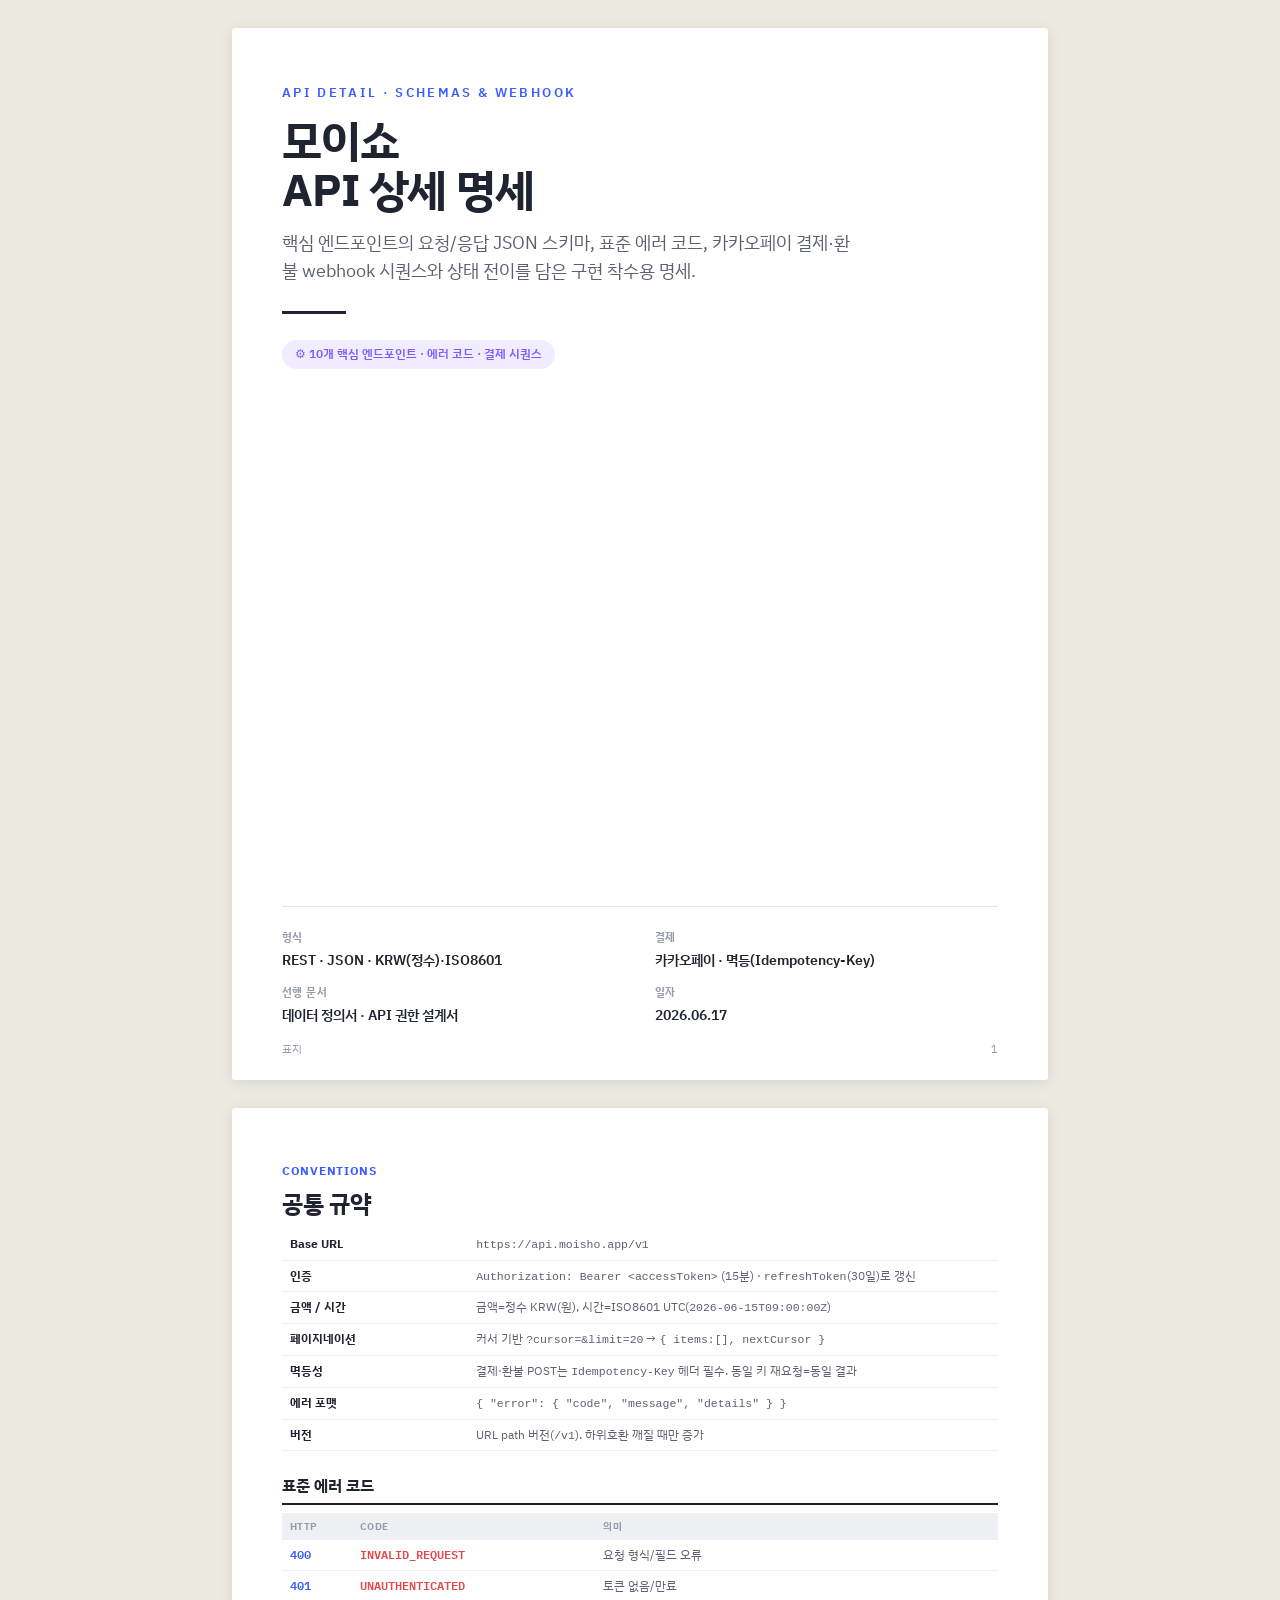
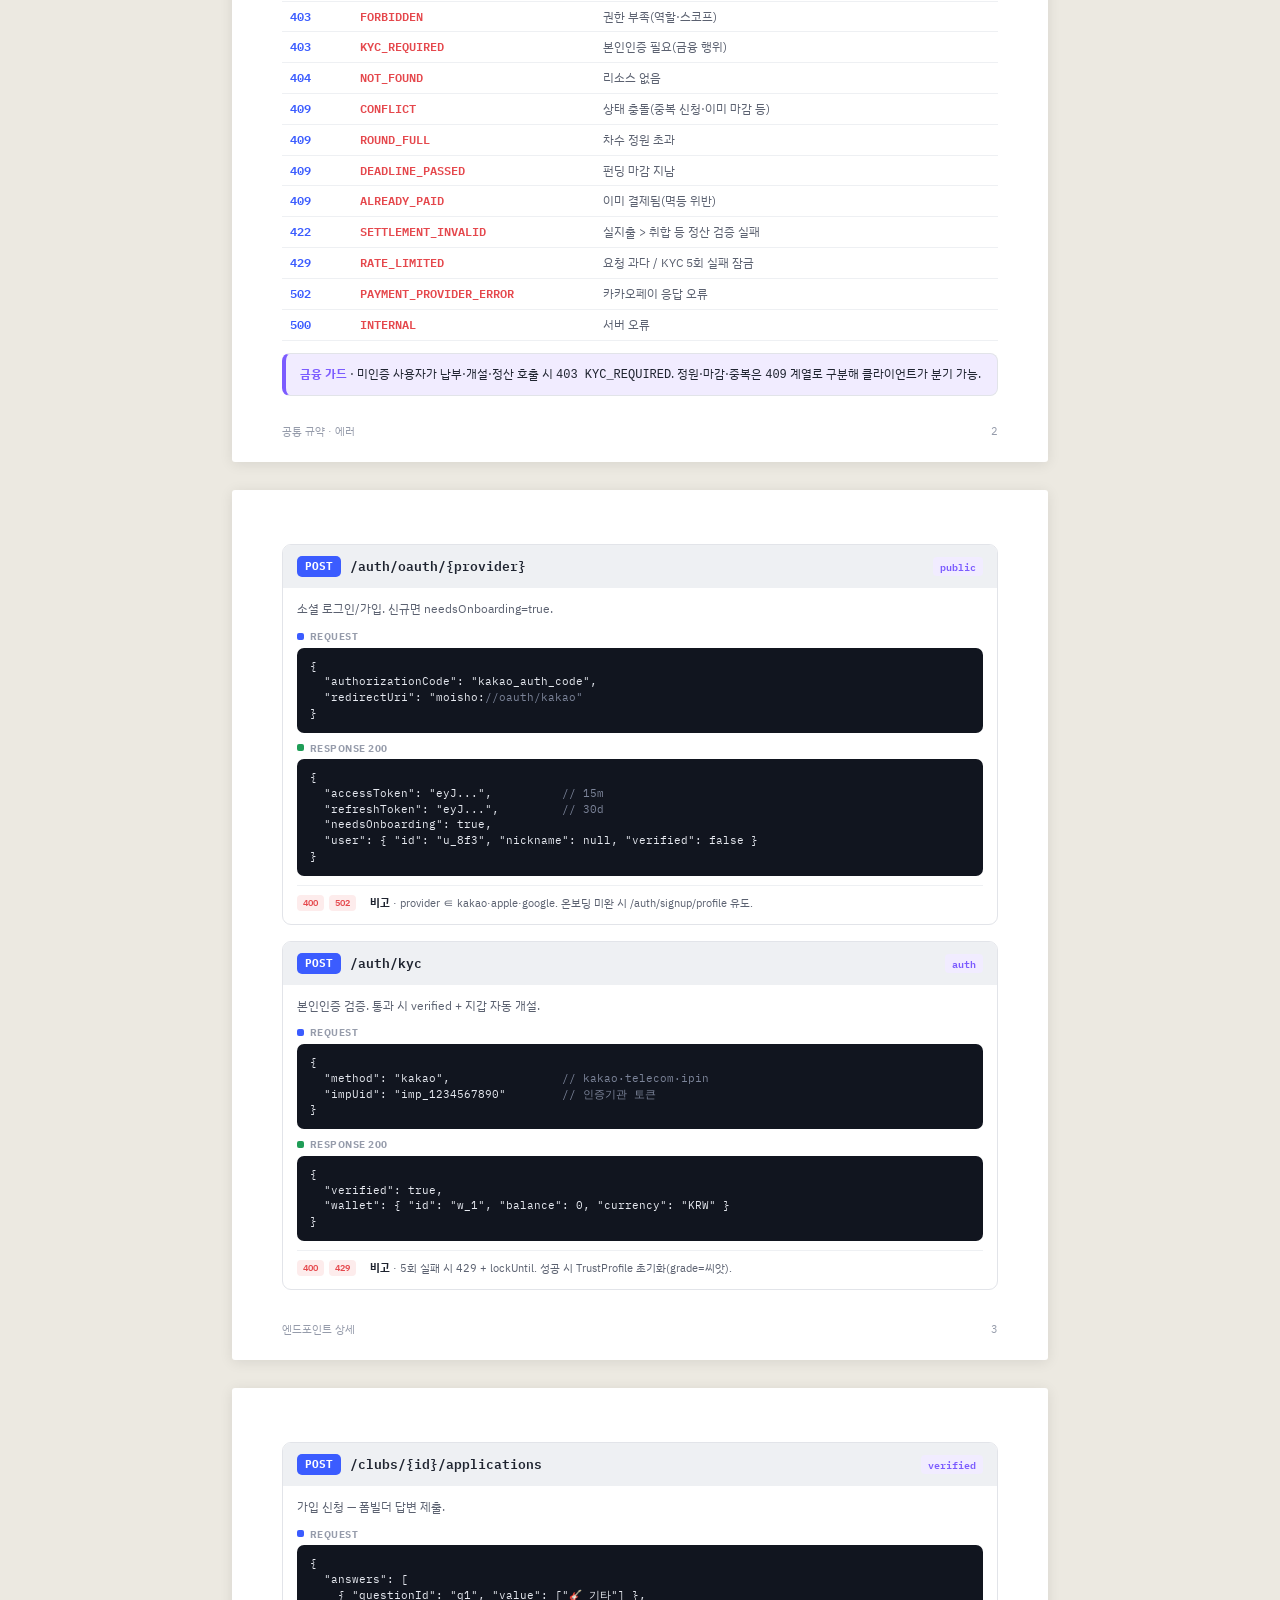
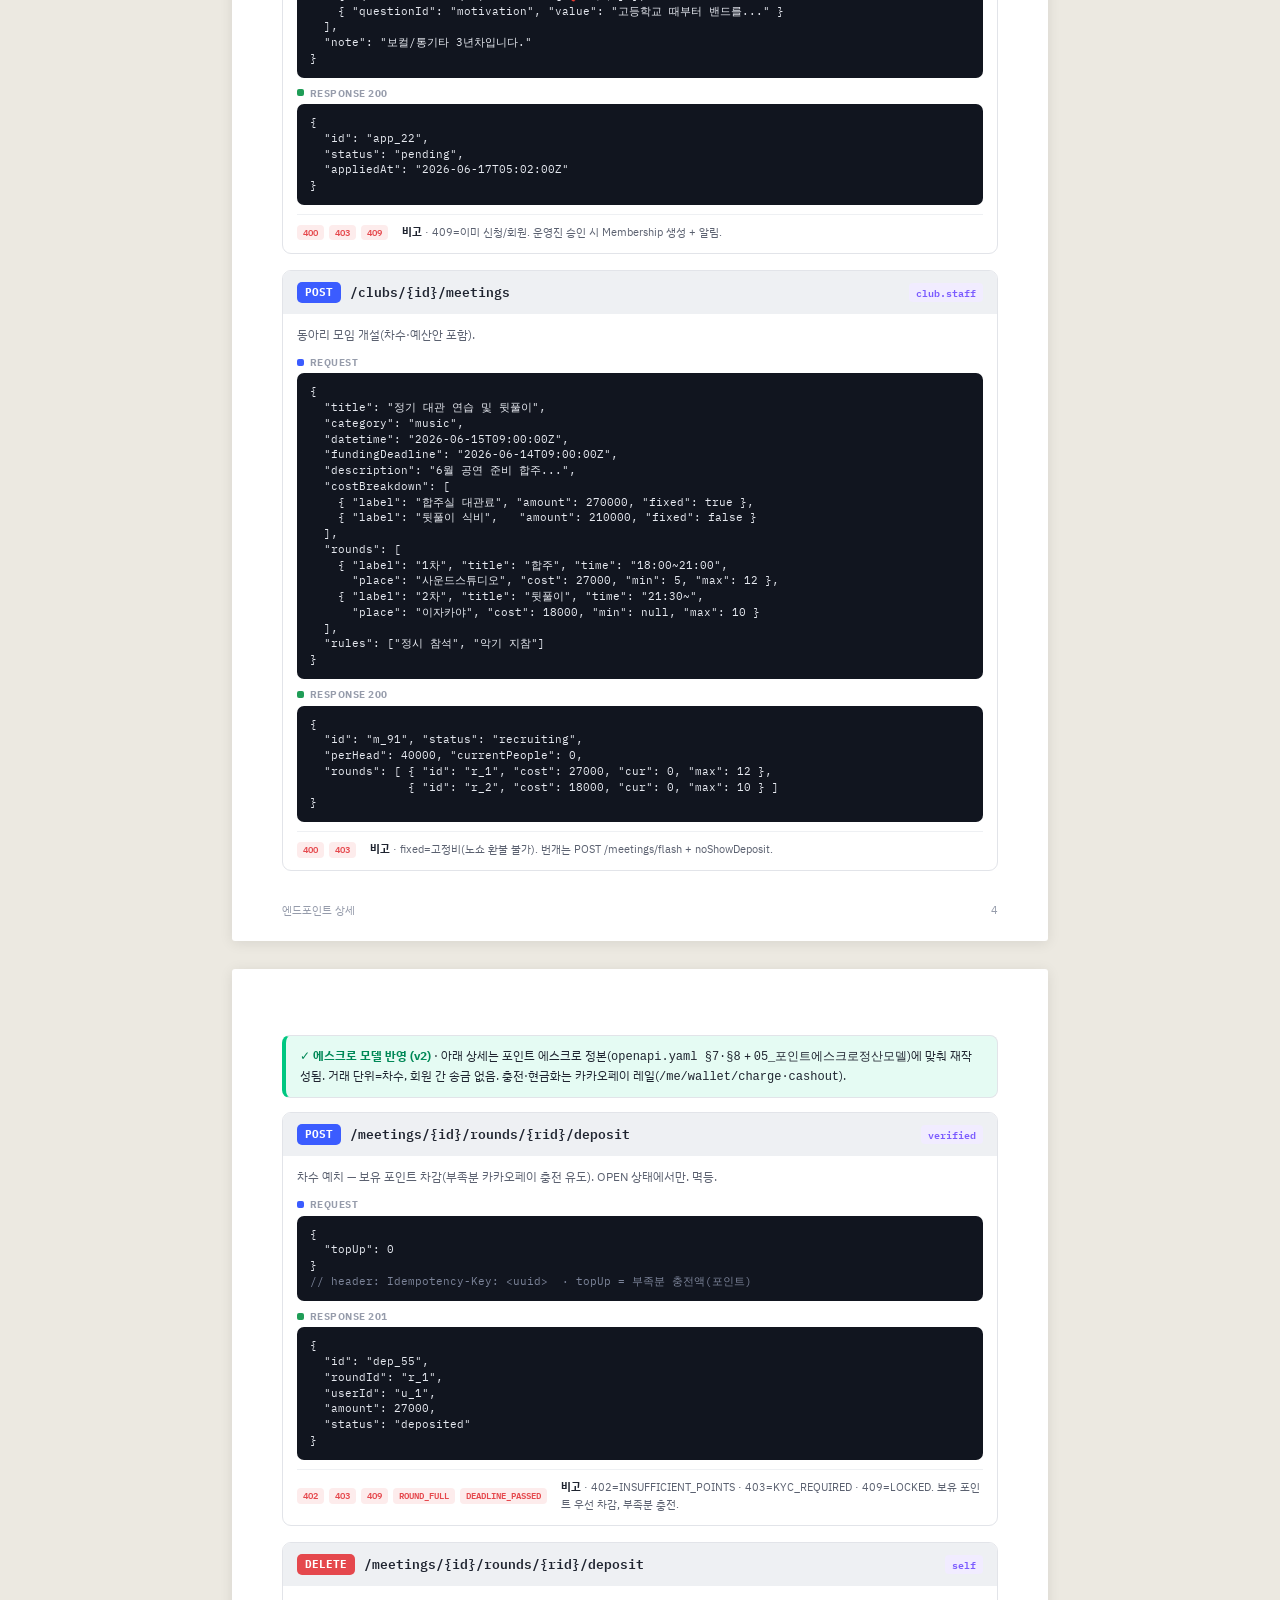
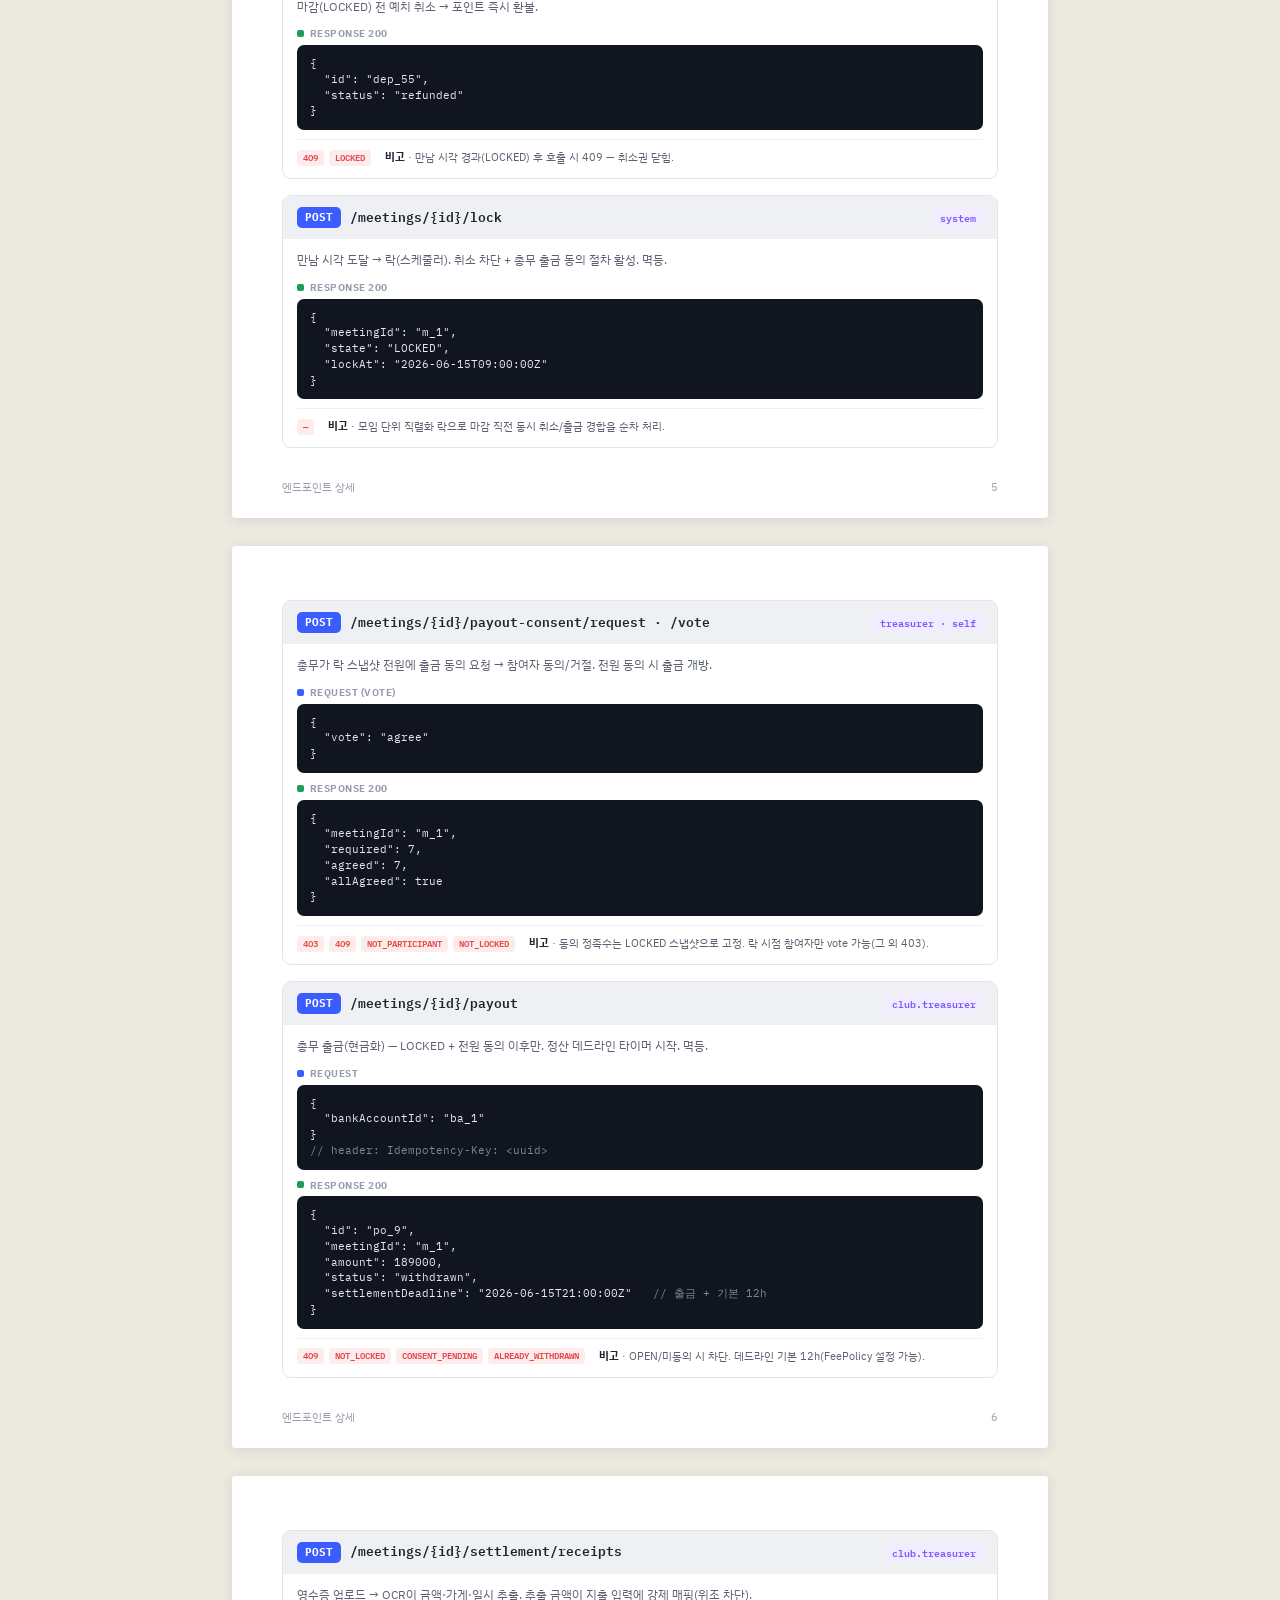
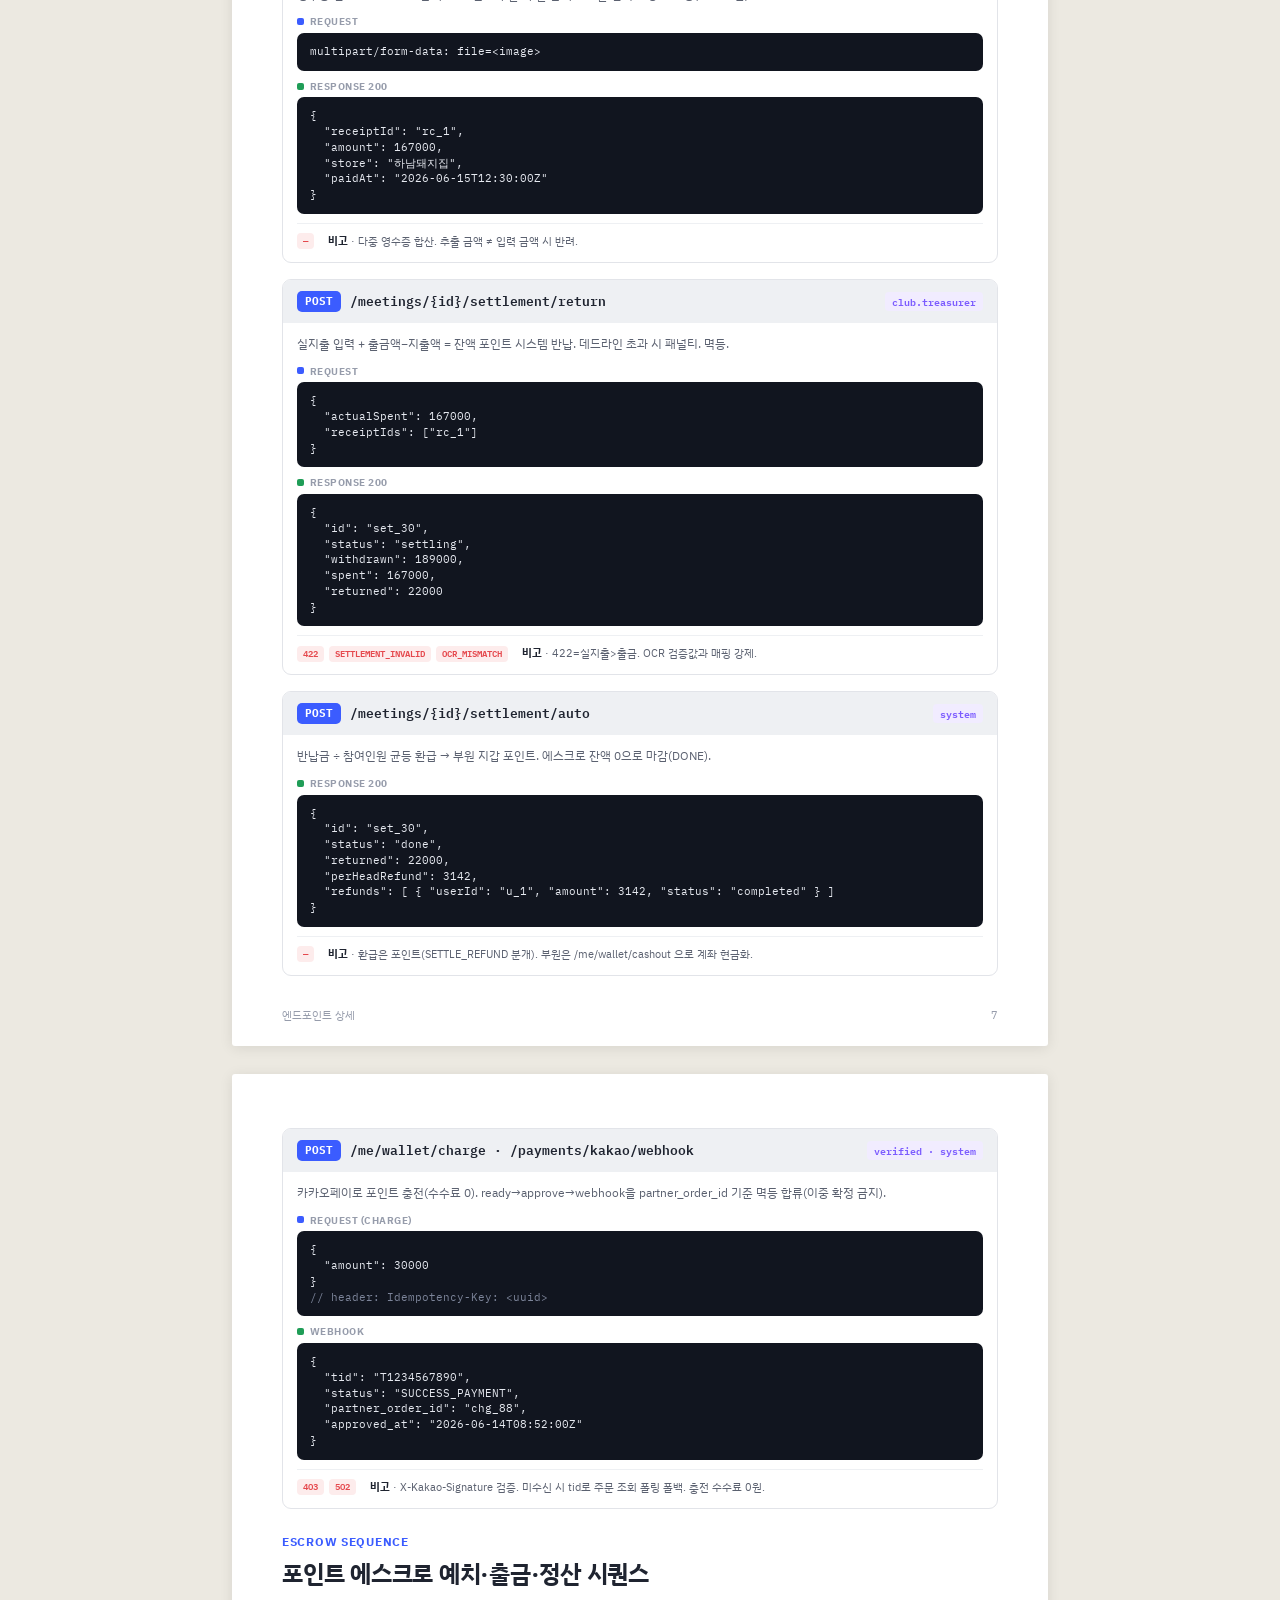
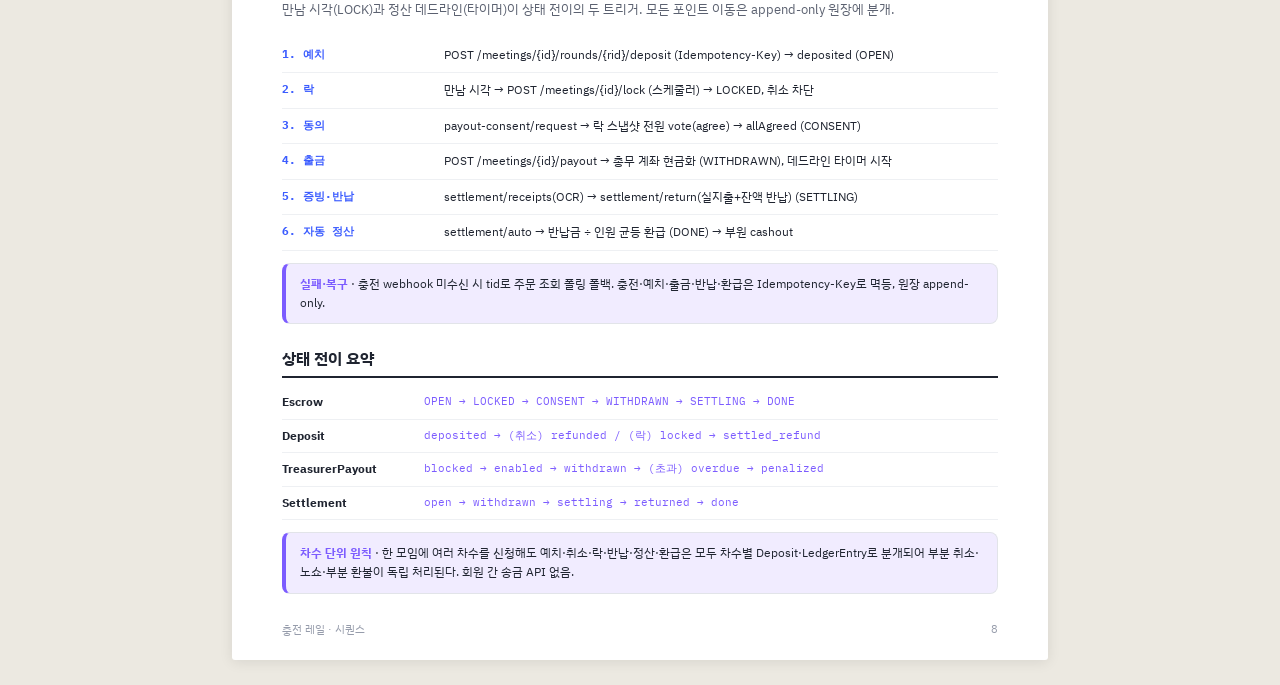
<file: docs/04_API_상세명세서.html>
<!DOCTYPE html><html lang="ko"><head><meta charset="utf-8"><meta name="viewport" content="width=device-width, initial-scale=1"><title>모이쇼 — API 상세 명세</title><link rel="preconnect" href="https://fonts.googleapis.com"><link rel="preconnect" href="https://fonts.gstatic.com" crossorigin><link href="https://fonts.googleapis.com/css2?family=IBM+Plex+Sans+KR:wght@400;500;600;700&family=IBM+Plex+Mono:wght@400;500;600;700&display=swap" rel="stylesheet"><style>
:root{--ink:#1f2430;--mut:#5b6170;--faint:#969cab;--line:#e2e4e9;--line2:#eef0f3;--paper:#ece9e1;--white:#fff;--ac:#3b5cff;--acsoft:#eef1ff;--pp:#7c5cff;--ppsoft:#f1ecff;--ok:#1f9d57;--oksoft:#e7f6ee;--warn:#c47f00;--warnsoft:#fdf3e2;--dang:#e5484d;--dangsoft:#fdecec;--code:#11151f;}
*{box-sizing:border-box;}html,body{margin:0;}
body{background:var(--paper);color:var(--ink);font-family:"IBM Plex Sans KR",system-ui,sans-serif;-webkit-font-smoothing:antialiased;line-height:1.55;font-size:13px;}
.page{width:816px;margin:28px auto;background:var(--white);box-shadow:0 2px 14px rgba(0,0,0,.09);border-radius:3px;padding:54px 50px;position:relative;}
.pg-foot{position:absolute;bottom:22px;left:50px;font-size:11px;color:var(--faint);}
.pg-num{position:absolute;bottom:22px;right:50px;font-size:11px;color:var(--faint);}
.cover{display:flex;flex-direction:column;min-height:944px;}
.cover .tagline{font-size:13px;letter-spacing:.18em;color:var(--ac);font-weight:600;text-transform:uppercase;}
.cover h1{font-size:45px;line-height:1.08;margin:14px 0 0;letter-spacing:-.025em;font-weight:700;}
.cover .sub{font-size:18px;color:var(--mut);margin-top:16px;max-width:580px;}
.cover .rule{height:3px;width:64px;background:var(--ink);margin:26px 0;}
.cover .pill{display:inline-flex;gap:7px;align-items:center;font-size:12px;font-weight:600;color:var(--pp);background:var(--ppsoft);border-radius:99px;padding:5px 13px;width:fit-content;}
.cover .meta{margin-top:auto;display:grid;grid-template-columns:repeat(2,1fr);gap:14px 30px;border-top:1px solid var(--line);padding-top:22px;}
.cover .meta b{display:block;font-size:11px;letter-spacing:.04em;color:var(--faint);text-transform:uppercase;margin-bottom:3px;}
.cover .meta span{font-size:14px;font-weight:600;}
.doc-h{font-size:12px;letter-spacing:.06em;text-transform:uppercase;color:var(--ac);font-weight:700;margin:0 0 4px;}
.doc-t{font-size:24px;font-weight:700;margin:0 0 7px;letter-spacing:-.01em;}
.doc-lead{font-size:13px;color:var(--mut);margin:0 0 18px;max-width:660px;}
h2.sec{font-size:16px;font-weight:700;margin:22px 0 8px;padding-bottom:5px;border-bottom:2px solid var(--ink);}
table{width:100%;border-collapse:collapse;font-size:11.5px;margin:6px 0;}
th{background:var(--line2);color:var(--faint);font-size:9.5px;text-transform:uppercase;letter-spacing:.04em;text-align:left;padding:6px 8px;font-weight:700;}
td{padding:6px 8px;border-bottom:1px solid var(--line2);color:var(--mut);vertical-align:top;}
td b{color:var(--ink);}
td.k{font-family:"IBM Plex Mono",monospace;color:var(--ac);font-weight:600;white-space:nowrap;}
td.code{font-family:"IBM Plex Mono",monospace;color:var(--dang);font-weight:600;white-space:nowrap;}
.ep{border:1px solid var(--line);border-radius:9px;padding:0;margin-bottom:16px;overflow:hidden;break-inside:avoid;}
.ep-h{display:flex;align-items:center;gap:9px;padding:11px 14px;background:var(--line2);flex-wrap:wrap;}
.ep-m{font-family:"IBM Plex Mono",monospace;font-weight:700;font-size:11px;padding:2px 8px;border-radius:5px;color:#fff;}
.ep-m.post{background:var(--ac);}.ep-m.get{background:var(--ok);}.ep-m.del{background:var(--dang);}.ep-m.patch{background:var(--warn);}
.ep-path{font-family:"IBM Plex Mono",monospace;font-weight:600;font-size:12.5px;color:var(--ink);}
.ep-perm{font-family:"IBM Plex Mono",monospace;font-size:9.5px;font-weight:600;background:var(--ppsoft);color:var(--pp);border-radius:4px;padding:2px 7px;margin-left:auto;}
.ep-body{padding:12px 14px;}
.ep-desc{font-size:12px;color:var(--mut);margin:0 0 10px;}
.io-lab{font-size:9.5px;font-weight:700;letter-spacing:.05em;text-transform:uppercase;color:var(--faint);margin:8px 0 4px;display:flex;align-items:center;gap:6px;}
.io-lab .dot{width:7px;height:7px;border-radius:2px;}
pre{margin:0 0 4px;background:var(--code);color:#e6e9f0;border-radius:7px;padding:11px 13px;font-family:"IBM Plex Mono",monospace;font-size:10.5px;line-height:1.5;overflow-x:auto;white-space:pre;}
pre .c{color:#7c8499;}
.ep-foot{display:flex;flex-wrap:wrap;gap:6px 14px;align-items:center;margin-top:9px;padding-top:9px;border-top:1px solid var(--line2);}
.ep-errs{display:flex;gap:5px;flex-wrap:wrap;}
.errtag{font-family:"IBM Plex Mono",monospace;font-size:9px;font-weight:600;background:var(--dangsoft);color:var(--dang);border-radius:4px;padding:1px 6px;}
.ep-note{font-size:11px;color:var(--mut);flex:1;min-width:200px;}
.ep-note b{color:var(--ink);}
.flowrow{display:grid;grid-template-columns:150px 1fr;gap:12px;padding:8px 0;border-bottom:1px solid var(--line2);font-size:12px;}
.flowrow b{color:var(--ac);font-family:"IBM Plex Mono",monospace;font-size:11px;}
.st{display:grid;grid-template-columns:130px 1fr;gap:12px;padding:7px 0;border-bottom:1px solid var(--line2);font-size:12px;}
.st b{color:var(--ink);}.st code{font-family:"IBM Plex Mono",monospace;color:var(--pp);font-size:11px;}
.callout{border:1px solid var(--line);border-left:4px solid var(--pp);background:var(--ppsoft);border-radius:8px;padding:11px 14px;font-size:12px;margin:12px 0;}
.callout b{color:var(--pp);}
@media print{body{background:none;}.page{width:auto;margin:0;box-shadow:none;border-radius:0;padding:0;}.pg-foot,.pg-num{display:none;}.page+.page{break-before:page;}.ep,tr,.flowrow,.st{break-inside:avoid;}*{print-color-adjust:exact;-webkit-print-color-adjust:exact;}}
@page{margin:0.6in;}
</style></head><body><div class="page"><span class="pg-foot">표지</span><div class="cover">
<div class="tagline">API Detail · Schemas & Webhook</div>
<h1>모이쇼<br>API 상세 명세</h1>
<div class="sub">핵심 엔드포인트의 요청/응답 JSON 스키마, 표준 에러 코드, 카카오페이 결제·환불 webhook 시퀀스와 상태 전이를 담은 구현 착수용 명세.</div>
<div class="rule"></div>
<div class="pill">⚙ 10개 핵심 엔드포인트 · 에러 코드 · 결제 시퀀스</div>
<div class="meta">
<div><b>형식</b><span>REST · JSON · KRW(정수)·ISO8601</span></div>
<div><b>결제</b><span>카카오페이 · 멱등(Idempotency-Key)</span></div>
<div><b>선행 문서</b><span>데이터 정의서 · API 권한 설계서</span></div>
<div><b>일자</b><span>2026.06.17</span></div>
</div></div><span class="pg-num">1</span></div><div class="page"><span class="pg-foot">공통 규약 · 에러</span>
<div class="doc-h">Conventions</div><div class="doc-t">공통 규약</div>
<table><tbody>
<tr><td style="width:26%"><b>Base URL</b></td><td><code>https://api.moisho.app/v1</code></td></tr>
<tr><td><b>인증</b></td><td><code>Authorization: Bearer &lt;accessToken&gt;</code> (15분) · <code>refreshToken</code>(30일)로 갱신</td></tr>
<tr><td><b>금액 / 시간</b></td><td>금액=정수 KRW(원), 시간=ISO8601 UTC(<code>2026-06-15T09:00:00Z</code>)</td></tr>
<tr><td><b>페이지네이션</b></td><td>커서 기반 <code>?cursor=&amp;limit=20</code> → <code>{ items:[], nextCursor }</code></td></tr>
<tr><td><b>멱등성</b></td><td>결제·환불 POST는 <code>Idempotency-Key</code> 헤더 필수. 동일 키 재요청=동일 결과</td></tr>
<tr><td><b>에러 포맷</b></td><td><code>{ "error": { "code", "message", "details" } }</code></td></tr>
<tr><td><b>버전</b></td><td>URL path 버전(<code>/v1</code>). 하위호환 깨질 때만 증가</td></tr>
</tbody></table>

<h2 class="sec">표준 에러 코드</h2>
<table><thead><tr><th style="width:70px">HTTP</th><th style="width:34%">code</th><th>의미</th></tr></thead><tbody>
<tr><td class="k">400</td><td class="code">INVALID_REQUEST</td><td>요청 형식/필드 오류</td></tr><tr><td class="k">401</td><td class="code">UNAUTHENTICATED</td><td>토큰 없음/만료</td></tr><tr><td class="k">403</td><td class="code">FORBIDDEN</td><td>권한 부족(역할·스코프)</td></tr><tr><td class="k">403</td><td class="code">KYC_REQUIRED</td><td>본인인증 필요(금융 행위)</td></tr><tr><td class="k">404</td><td class="code">NOT_FOUND</td><td>리소스 없음</td></tr><tr><td class="k">409</td><td class="code">CONFLICT</td><td>상태 충돌(중복 신청·이미 마감 등)</td></tr><tr><td class="k">409</td><td class="code">ROUND_FULL</td><td>차수 정원 초과</td></tr><tr><td class="k">409</td><td class="code">DEADLINE_PASSED</td><td>펀딩 마감 지남</td></tr><tr><td class="k">409</td><td class="code">ALREADY_PAID</td><td>이미 결제됨(멱등 위반)</td></tr><tr><td class="k">422</td><td class="code">SETTLEMENT_INVALID</td><td>실지출 &gt; 취합 등 정산 검증 실패</td></tr><tr><td class="k">429</td><td class="code">RATE_LIMITED</td><td>요청 과다 / KYC 5회 실패 잠금</td></tr><tr><td class="k">502</td><td class="code">PAYMENT_PROVIDER_ERROR</td><td>카카오페이 응답 오류</td></tr><tr><td class="k">500</td><td class="code">INTERNAL</td><td>서버 오류</td></tr>
</tbody></table>
<div class="callout"><b>금융 가드</b> · 미인증 사용자가 납부·개설·정산 호출 시 <code>403 KYC_REQUIRED</code>. 정원·마감·중복은 <code>409</code> 계열로 구분해 클라이언트가 분기 가능.</div>
<span class="pg-num">2</span></div><div class="page"><span class="pg-foot">엔드포인트 상세</span><div class="ep"><div class="ep-h"><span class="ep-m post">POST</span><span class="ep-path">/auth/oauth/{provider}</span><span class="ep-perm">public</span></div>
  <div class="ep-body"><p class="ep-desc">소셜 로그인/가입. 신규면 needsOnboarding=true.</p>
  <div class="io-lab"><span class="dot" style="background:var(--ac)"></span>Request</div><pre>{
  "authorizationCode": "kakao_auth_code",
  "redirectUri": "moisho:<span class="c">//oauth/kakao"</span>
}</pre>
  <div class="io-lab"><span class="dot" style="background:var(--ok)"></span>Response 200</div><pre>{
  "accessToken": "eyJ...",          <span class="c">// 15m</span>
  "refreshToken": "eyJ...",         <span class="c">// 30d</span>
  "needsOnboarding": true,
  "user": { "id": "u_8f3", "nickname": null, "verified": false }
}</pre>
  <div class="ep-foot"><div class="ep-errs"><span class="errtag">400</span><span class="errtag">502</span></div><div class="ep-note"><b>비고</b> · provider ∈ kakao·apple·google. 온보딩 미완 시 /auth/signup/profile 유도.</div></div>
  </div></div><div class="ep"><div class="ep-h"><span class="ep-m post">POST</span><span class="ep-path">/auth/kyc</span><span class="ep-perm">auth</span></div>
  <div class="ep-body"><p class="ep-desc">본인인증 검증. 통과 시 verified + 지갑 자동 개설.</p>
  <div class="io-lab"><span class="dot" style="background:var(--ac)"></span>Request</div><pre>{
  "method": "kakao",                <span class="c">// kakao·telecom·ipin</span>
  "impUid": "imp_1234567890"        <span class="c">// 인증기관 토큰</span>
}</pre>
  <div class="io-lab"><span class="dot" style="background:var(--ok)"></span>Response 200</div><pre>{
  "verified": true,
  "wallet": { "id": "w_1", "balance": 0, "currency": "KRW" }
}</pre>
  <div class="ep-foot"><div class="ep-errs"><span class="errtag">400</span><span class="errtag">429</span></div><div class="ep-note"><b>비고</b> · 5회 실패 시 429 + lockUntil. 성공 시 TrustProfile 초기화(grade=씨앗).</div></div>
  </div></div><span class="pg-num">3</span></div><div class="page"><span class="pg-foot">엔드포인트 상세</span><div class="ep"><div class="ep-h"><span class="ep-m post">POST</span><span class="ep-path">/clubs/{id}/applications</span><span class="ep-perm">verified</span></div>
  <div class="ep-body"><p class="ep-desc">가입 신청 — 폼빌더 답변 제출.</p>
  <div class="io-lab"><span class="dot" style="background:var(--ac)"></span>Request</div><pre>{
  "answers": [
    { "questionId": "q1", "value": ["🎸 기타"] },
    { "questionId": "motivation", "value": "고등학교 때부터 밴드를..." }
  ],
  "note": "보컬/통기타 3년차입니다."
}</pre>
  <div class="io-lab"><span class="dot" style="background:var(--ok)"></span>Response 200</div><pre>{
  "id": "app_22",
  "status": "pending",
  "appliedAt": "2026-06-17T05:02:00Z"
}</pre>
  <div class="ep-foot"><div class="ep-errs"><span class="errtag">400</span><span class="errtag">403</span><span class="errtag">409</span></div><div class="ep-note"><b>비고</b> · 409=이미 신청/회원. 운영진 승인 시 Membership 생성 + 알림.</div></div>
  </div></div><div class="ep"><div class="ep-h"><span class="ep-m post">POST</span><span class="ep-path">/clubs/{id}/meetings</span><span class="ep-perm">club.staff</span></div>
  <div class="ep-body"><p class="ep-desc">동아리 모임 개설(차수·예산안 포함).</p>
  <div class="io-lab"><span class="dot" style="background:var(--ac)"></span>Request</div><pre>{
  "title": "정기 대관 연습 및 뒷풀이",
  "category": "music",
  "datetime": "2026-06-15T09:00:00Z",
  "fundingDeadline": "2026-06-14T09:00:00Z",
  "description": "6월 공연 준비 합주...",
  "costBreakdown": [
    { "label": "합주실 대관료", "amount": 270000, "fixed": true },
    { "label": "뒷풀이 식비",   "amount": 210000, "fixed": false }
  ],
  "rounds": [
    { "label": "1차", "title": "합주", "time": "18:00~21:00",
      "place": "사운드스튜디오", "cost": 27000, "min": 5, "max": 12 },
    { "label": "2차", "title": "뒷풀이", "time": "21:30~",
      "place": "이자카야", "cost": 18000, "min": null, "max": 10 }
  ],
  "rules": ["정시 참석", "악기 지참"]
}</pre>
  <div class="io-lab"><span class="dot" style="background:var(--ok)"></span>Response 200</div><pre>{
  "id": "m_91", "status": "recruiting",
  "perHead": 40000, "currentPeople": 0,
  "rounds": [ { "id": "r_1", "cost": 27000, "cur": 0, "max": 12 },
              { "id": "r_2", "cost": 18000, "cur": 0, "max": 10 } ]
}</pre>
  <div class="ep-foot"><div class="ep-errs"><span class="errtag">400</span><span class="errtag">403</span></div><div class="ep-note"><b>비고</b> · fixed=고정비(노쇼 환불 불가). 번개는 POST /meetings/flash + noShowDeposit.</div></div>
  </div></div><span class="pg-num">4</span></div><div class="page"><span class="pg-foot">엔드포인트 상세</span><div class="callout" style="border-left:4px solid #00C781;background:#E5FBF3;margin-bottom:14px"><b style="color:#008857">✓ 에스크로 모델 반영 (v2)</b> · 아래 상세는 포인트 에스크로 정본(<code>openapi.yaml §7·§8</code> + <code>05_포인트에스크로정산모델</code>)에 맞춰 재작성됨. 거래 단위=차수, 회원 간 송금 없음. 충전·현금화는 카카오페이 레일(<code>/me/wallet/charge·cashout</code>).</div><div class="ep"><div class="ep-h"><span class="ep-m post">POST</span><span class="ep-path">/meetings/{id}/rounds/{rid}/deposit</span><span class="ep-perm">verified</span></div>
  <div class="ep-body"><p class="ep-desc">차수 예치 — 보유 포인트 차감(부족분 카카오페이 충전 유도). OPEN 상태에서만. 멱등.</p>
  <div class="io-lab"><span class="dot" style="background:var(--ac)"></span>Request</div><pre>{
  "topUp": 0
}
<span class="c">// header: Idempotency-Key: &lt;uuid&gt;  · topUp = 부족분 충전액(포인트)</span></pre>
  <div class="io-lab"><span class="dot" style="background:var(--ok)"></span>Response 201</div><pre>{
  "id": "dep_55",
  "roundId": "r_1",
  "userId": "u_1",
  "amount": 27000,
  "status": "deposited"
}</pre>
  <div class="ep-foot"><div class="ep-errs"><span class="errtag">402</span><span class="errtag">403</span><span class="errtag">409</span><span class="errtag">ROUND_FULL</span><span class="errtag">DEADLINE_PASSED</span></div><div class="ep-note"><b>비고</b> · 402=INSUFFICIENT_POINTS · 403=KYC_REQUIRED · 409=LOCKED. 보유 포인트 우선 차감, 부족분 충전.</div></div>
  </div></div><div class="ep"><div class="ep-h"><span class="ep-m del">DELETE</span><span class="ep-path">/meetings/{id}/rounds/{rid}/deposit</span><span class="ep-perm">self</span></div>
  <div class="ep-body"><p class="ep-desc">마감(LOCKED) 전 예치 취소 → 포인트 즉시 환불.</p>
  <div class="io-lab"><span class="dot" style="background:var(--ok)"></span>Response 200</div><pre>{
  "id": "dep_55",
  "status": "refunded"
}</pre>
  <div class="ep-foot"><div class="ep-errs"><span class="errtag">409</span><span class="errtag">LOCKED</span></div><div class="ep-note"><b>비고</b> · 만남 시각 경과(LOCKED) 후 호출 시 409 — 취소권 닫힘.</div></div>
  </div></div><div class="ep"><div class="ep-h"><span class="ep-m post">POST</span><span class="ep-path">/meetings/{id}/lock</span><span class="ep-perm">system</span></div>
  <div class="ep-body"><p class="ep-desc">만남 시각 도달 → 락(스케줄러). 취소 차단 + 총무 출금 동의 절차 활성. 멱등.</p>
  <div class="io-lab"><span class="dot" style="background:var(--ok)"></span>Response 200</div><pre>{
  "meetingId": "m_1",
  "state": "LOCKED",
  "lockAt": "2026-06-15T09:00:00Z"
}</pre>
  <div class="ep-foot"><div class="ep-errs"><span class="errtag">—</span></div><div class="ep-note"><b>비고</b> · 모임 단위 직렬화 락으로 마감 직전 동시 취소/출금 경합을 순차 처리.</div></div>
  </div></div><span class="pg-num">5</span></div><div class="page"><span class="pg-foot">엔드포인트 상세</span><div class="ep"><div class="ep-h"><span class="ep-m post">POST</span><span class="ep-path">/meetings/{id}/payout-consent/request · /vote</span><span class="ep-perm">treasurer · self</span></div>
  <div class="ep-body"><p class="ep-desc">총무가 락 스냅샷 전원에 출금 동의 요청 → 참여자 동의/거절. 전원 동의 시 출금 개방.</p>
  <div class="io-lab"><span class="dot" style="background:var(--ac)"></span>Request (vote)</div><pre>{
  "vote": "agree"
}</pre>
  <div class="io-lab"><span class="dot" style="background:var(--ok)"></span>Response 200</div><pre>{
  "meetingId": "m_1",
  "required": 7,
  "agreed": 7,
  "allAgreed": true
}</pre>
  <div class="ep-foot"><div class="ep-errs"><span class="errtag">403</span><span class="errtag">409</span><span class="errtag">NOT_PARTICIPANT</span><span class="errtag">NOT_LOCKED</span></div><div class="ep-note"><b>비고</b> · 동의 정족수는 LOCKED 스냅샷으로 고정. 락 시점 참여자만 vote 가능(그 외 403).</div></div>
  </div></div><div class="ep"><div class="ep-h"><span class="ep-m post">POST</span><span class="ep-path">/meetings/{id}/payout</span><span class="ep-perm">club.treasurer</span></div>
  <div class="ep-body"><p class="ep-desc">총무 출금(현금화) — LOCKED + 전원 동의 이후만. 정산 데드라인 타이머 시작. 멱등.</p>
  <div class="io-lab"><span class="dot" style="background:var(--ac)"></span>Request</div><pre>{
  "bankAccountId": "ba_1"
}
<span class="c">// header: Idempotency-Key: &lt;uuid&gt;</span></pre>
  <div class="io-lab"><span class="dot" style="background:var(--ok)"></span>Response 200</div><pre>{
  "id": "po_9",
  "meetingId": "m_1",
  "amount": 189000,
  "status": "withdrawn",
  "settlementDeadline": "2026-06-15T21:00:00Z"   <span class="c">// 출금 + 기본 12h</span>
}</pre>
  <div class="ep-foot"><div class="ep-errs"><span class="errtag">409</span><span class="errtag">NOT_LOCKED</span><span class="errtag">CONSENT_PENDING</span><span class="errtag">ALREADY_WITHDRAWN</span></div><div class="ep-note"><b>비고</b> · OPEN/미동의 시 차단. 데드라인 기본 12h(FeePolicy 설정 가능).</div></div>
  </div></div><span class="pg-num">6</span></div><div class="page"><span class="pg-foot">엔드포인트 상세</span><div class="ep"><div class="ep-h"><span class="ep-m post">POST</span><span class="ep-path">/meetings/{id}/settlement/receipts</span><span class="ep-perm">club.treasurer</span></div>
  <div class="ep-body"><p class="ep-desc">영수증 업로드 → OCR이 금액·가게·일시 추출. 추출 금액이 지출 입력에 강제 매핑(위조 차단).</p>
  <div class="io-lab"><span class="dot" style="background:var(--ac)"></span>Request</div><pre>multipart/form-data: file=&lt;image&gt;</pre>
  <div class="io-lab"><span class="dot" style="background:var(--ok)"></span>Response 200</div><pre>{
  "receiptId": "rc_1",
  "amount": 167000,
  "store": "하남돼지집",
  "paidAt": "2026-06-15T12:30:00Z"
}</pre>
  <div class="ep-foot"><div class="ep-errs"><span class="errtag">—</span></div><div class="ep-note"><b>비고</b> · 다중 영수증 합산. 추출 금액 ≠ 입력 금액 시 반려.</div></div>
  </div></div><div class="ep"><div class="ep-h"><span class="ep-m post">POST</span><span class="ep-path">/meetings/{id}/settlement/return</span><span class="ep-perm">club.treasurer</span></div>
  <div class="ep-body"><p class="ep-desc">실지출 입력 + 출금액−지출액 = 잔액 포인트 시스템 반납. 데드라인 초과 시 패널티. 멱등.</p>
  <div class="io-lab"><span class="dot" style="background:var(--ac)"></span>Request</div><pre>{
  "actualSpent": 167000,
  "receiptIds": ["rc_1"]
}</pre>
  <div class="io-lab"><span class="dot" style="background:var(--ok)"></span>Response 200</div><pre>{
  "id": "set_30",
  "status": "settling",
  "withdrawn": 189000,
  "spent": 167000,
  "returned": 22000
}</pre>
  <div class="ep-foot"><div class="ep-errs"><span class="errtag">422</span><span class="errtag">SETTLEMENT_INVALID</span><span class="errtag">OCR_MISMATCH</span></div><div class="ep-note"><b>비고</b> · 422=실지출&gt;출금. OCR 검증값과 매핑 강제.</div></div>
  </div></div><div class="ep"><div class="ep-h"><span class="ep-m post">POST</span><span class="ep-path">/meetings/{id}/settlement/auto</span><span class="ep-perm">system</span></div>
  <div class="ep-body"><p class="ep-desc">반납금 ÷ 참여인원 균등 환급 → 부원 지갑 포인트. 에스크로 잔액 0으로 마감(DONE).</p>
  <div class="io-lab"><span class="dot" style="background:var(--ok)"></span>Response 200</div><pre>{
  "id": "set_30",
  "status": "done",
  "returned": 22000,
  "perHeadRefund": 3142,
  "refunds": [ { "userId": "u_1", "amount": 3142, "status": "completed" } ]
}</pre>
  <div class="ep-foot"><div class="ep-errs"><span class="errtag">—</span></div><div class="ep-note"><b>비고</b> · 환급은 포인트(SETTLE_REFUND 분개). 부원은 /me/wallet/cashout 으로 계좌 현금화.</div></div>
  </div></div><span class="pg-num">7</span></div><div class="page"><span class="pg-foot">충전 레일 · 시퀀스</span><div class="ep"><div class="ep-h"><span class="ep-m post">POST</span><span class="ep-path">/me/wallet/charge · /payments/kakao/webhook</span><span class="ep-perm">verified · system</span></div>
  <div class="ep-body"><p class="ep-desc">카카오페이로 포인트 충전(수수료 0). ready→approve→webhook을 partner_order_id 기준 멱등 합류(이중 확정 금지).</p>
  <div class="io-lab"><span class="dot" style="background:var(--ac)"></span>Request (charge)</div><pre>{
  "amount": 30000
}
<span class="c">// header: Idempotency-Key: &lt;uuid&gt;</span></pre>
  <div class="io-lab"><span class="dot" style="background:var(--ok)"></span>Webhook</div><pre>{
  "tid": "T1234567890",
  "status": "SUCCESS_PAYMENT",
  "partner_order_id": "chg_88",
  "approved_at": "2026-06-14T08:52:00Z"
}</pre>
  <div class="ep-foot"><div class="ep-errs"><span class="errtag">403</span><span class="errtag">502</span></div><div class="ep-note"><b>비고</b> · X-Kakao-Signature 검증. 미수신 시 tid로 주문 조회 폴링 폴백. 충전 수수료 0원.</div></div>
  </div></div>
<div class="doc-h" style="margin-top:24px">Escrow Sequence</div><div class="doc-t">포인트 에스크로 예치·출금·정산 시퀀스</div>
<p class="doc-lead">만남 시각(LOCK)과 정산 데드라인(타이머)이 상태 전이의 두 트리거. 모든 포인트 이동은 append-only 원장에 분개.</p>
<div class="flowrow"><b>1. 예치</b><span>POST /meetings/{id}/rounds/{rid}/deposit (Idempotency-Key) → deposited (OPEN)</span></div><div class="flowrow"><b>2. 락</b><span>만남 시각 → POST /meetings/{id}/lock (스케줄러) → LOCKED, 취소 차단</span></div><div class="flowrow"><b>3. 동의</b><span>payout-consent/request → 락 스냅샷 전원 vote(agree) → allAgreed (CONSENT)</span></div><div class="flowrow"><b>4. 출금</b><span>POST /meetings/{id}/payout → 총무 계좌 현금화 (WITHDRAWN), 데드라인 타이머 시작</span></div><div class="flowrow"><b>5. 증빙·반납</b><span>settlement/receipts(OCR) → settlement/return(실지출+잔액 반납) (SETTLING)</span></div><div class="flowrow"><b>6. 자동 정산</b><span>settlement/auto → 반납금 ÷ 인원 균등 환급 (DONE) → 부원 cashout</span></div>
<div class="callout"><b>실패·복구</b> · 충전 webhook 미수신 시 tid로 주문 조회 폴링 폴백. 충전·예치·출금·반납·환급은 Idempotency-Key로 멱등, 원장 append-only.</div>

<h2 class="sec">상태 전이 요약</h2>
<div class="st"><b>Escrow</b><code>OPEN → LOCKED → CONSENT → WITHDRAWN → SETTLING → DONE</code></div><div class="st"><b>Deposit</b><code>deposited → (취소) refunded / (락) locked → settled_refund</code></div><div class="st"><b>TreasurerPayout</b><code>blocked → enabled → withdrawn → (초과) overdue → penalized</code></div><div class="st"><b>Settlement</b><code>open → withdrawn → settling → returned → done</code></div>
<div class="callout"><b>차수 단위 원칙</b> · 한 모임에 여러 차수를 신청해도 예치·취소·락·반납·정산·환급은 모두 차수별 Deposit·LedgerEntry로 분개되어 부분 취소·노쇼·부분 환불이 독립 처리된다. 회원 간 송금 API 없음.</div>
<span class="pg-num">8</span></div></body></html>
</file>
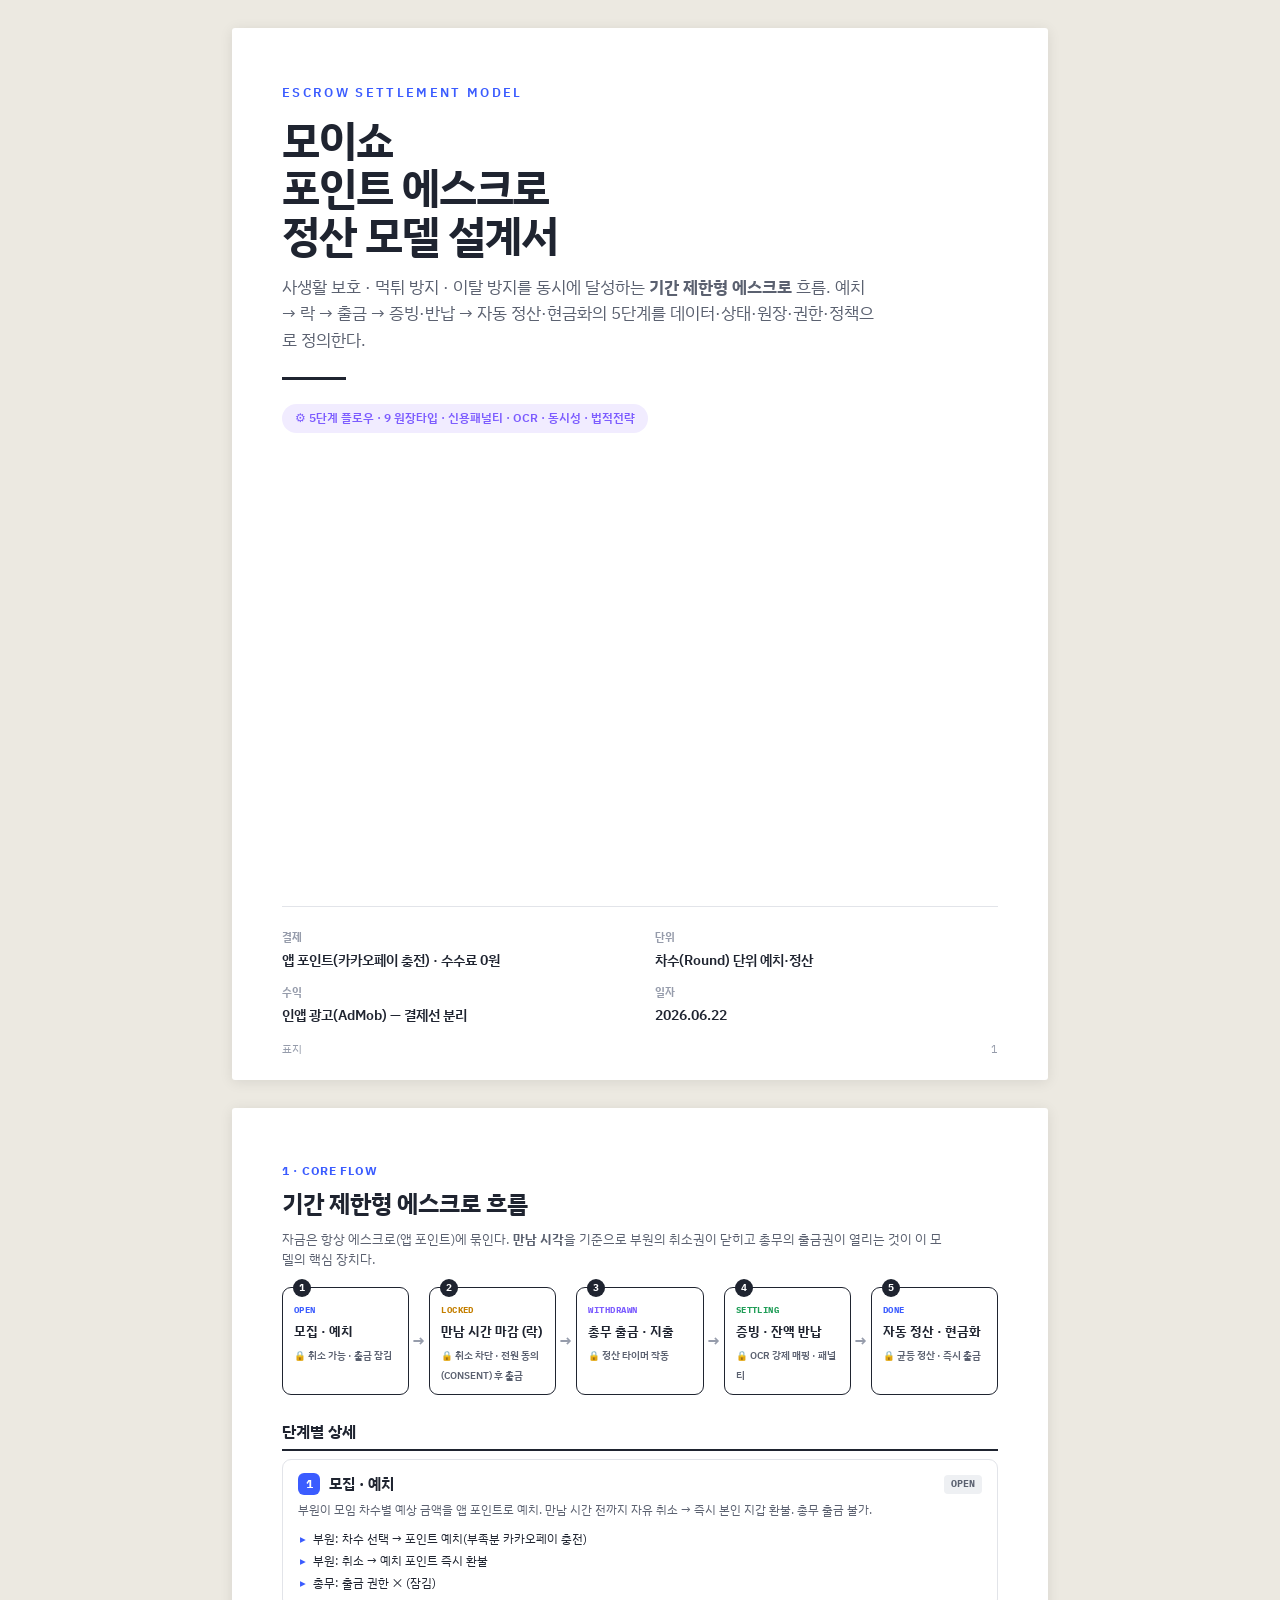
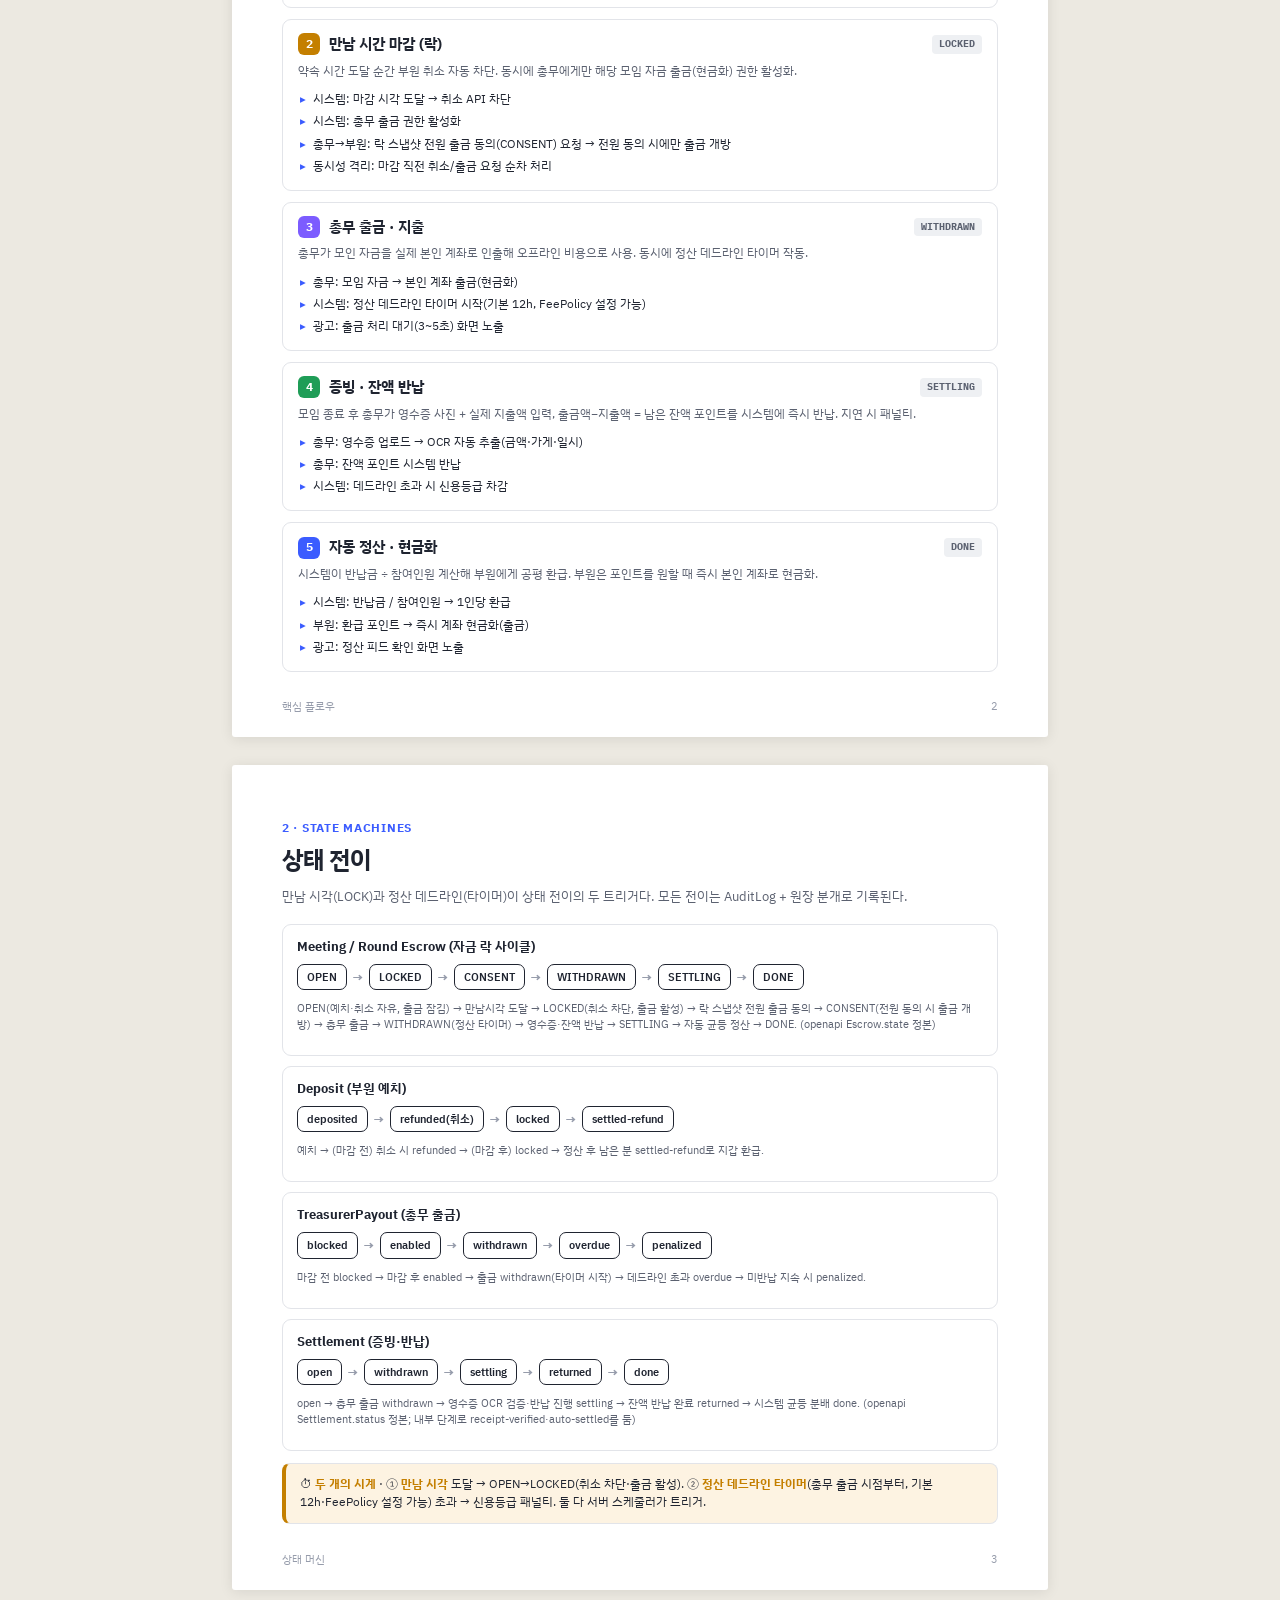
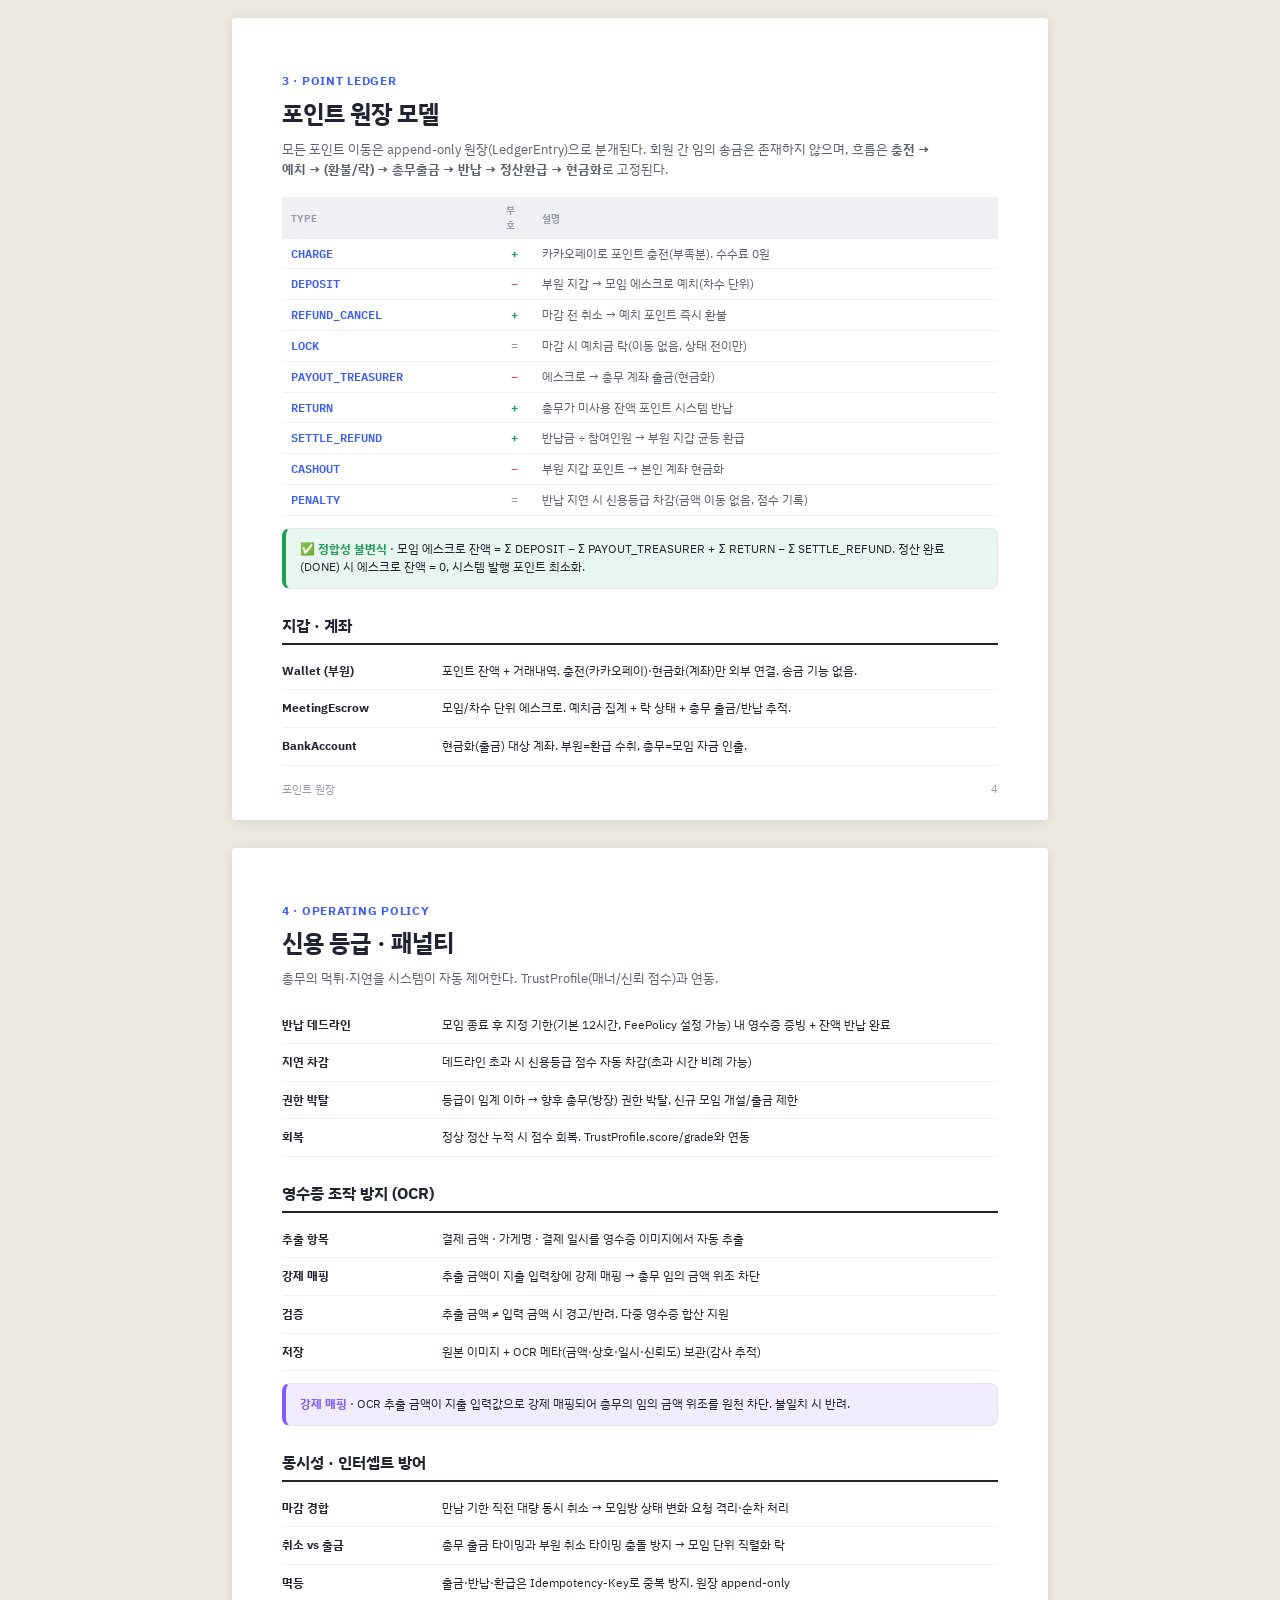
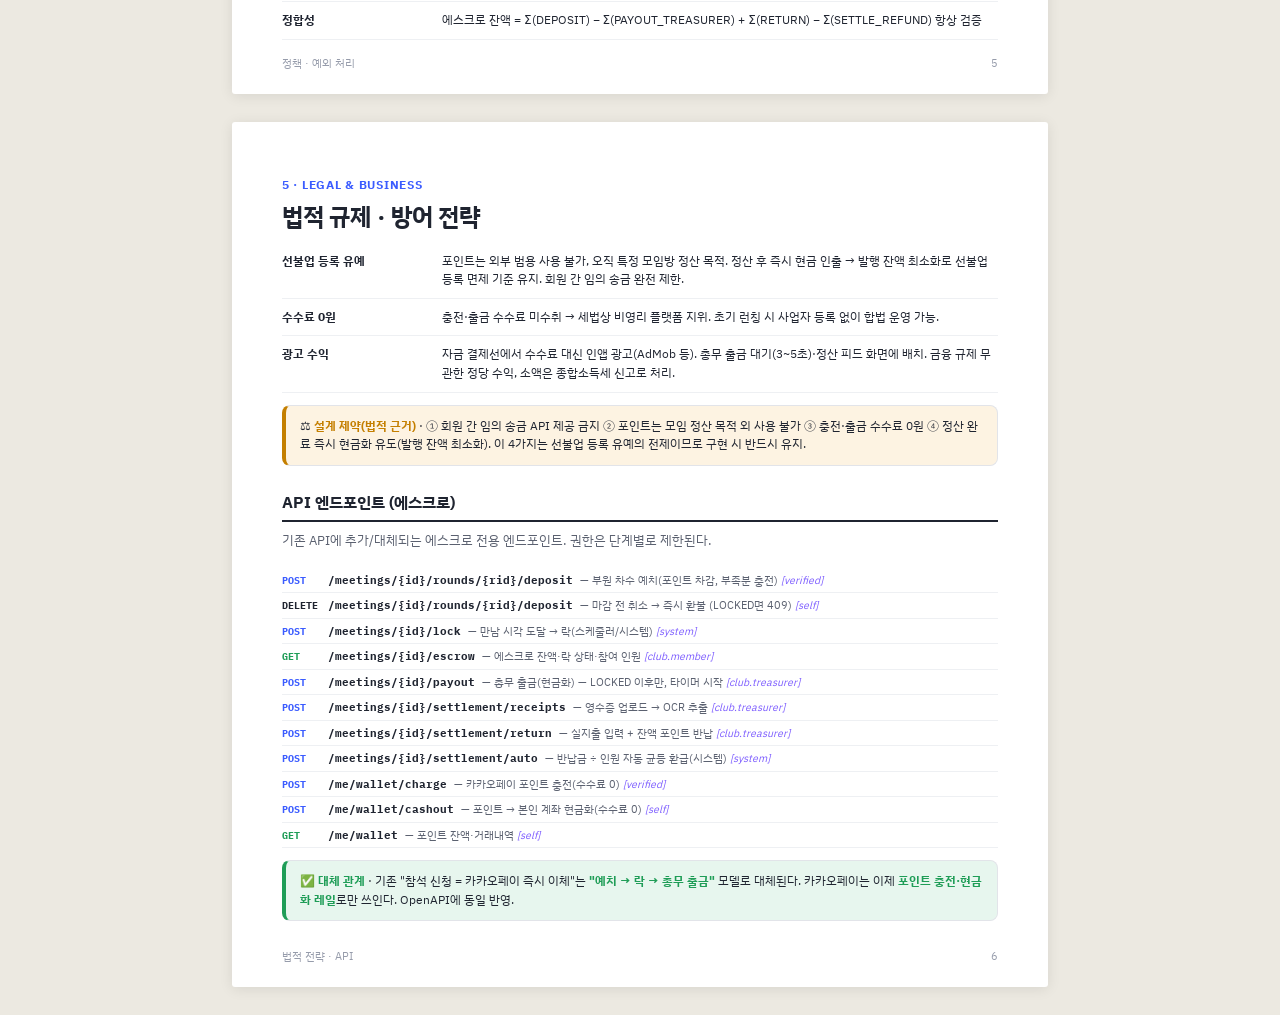
<file: docs/05_포인트에스크로정산모델.html>
<!DOCTYPE html><html lang="ko"><head><meta charset="utf-8"><meta name="viewport" content="width=device-width, initial-scale=1"><title>모이쇼 — 포인트 에스크로 정산 모델 설계서</title><link rel="preconnect" href="https://fonts.googleapis.com"><link rel="preconnect" href="https://fonts.gstatic.com" crossorigin><link href="https://fonts.googleapis.com/css2?family=IBM+Plex+Sans+KR:wght@400;500;600;700&family=IBM+Plex+Mono:wght@500;600;700&display=swap" rel="stylesheet"><style>
:root{--ink:#1f2430;--mut:#5b6170;--faint:#969cab;--line:#e2e4e9;--line2:#eef0f3;--paper:#ece9e1;--white:#fff;--ac:#3b5cff;--acsoft:#eef1ff;--pp:#7c5cff;--ppsoft:#f1ecff;--ok:#1f9d57;--oksoft:#e7f6ee;--warn:#c47f00;--warnsoft:#fdf3e2;--dang:#e5484d;--dangsoft:#fdecec;}
*{box-sizing:border-box;}html,body{margin:0;}
body{background:var(--paper);color:var(--ink);font-family:"IBM Plex Sans KR",system-ui,sans-serif;-webkit-font-smoothing:antialiased;line-height:1.55;font-size:13px;}
.page{width:816px;margin:28px auto;background:var(--white);box-shadow:0 2px 14px rgba(0,0,0,.09);border-radius:3px;padding:54px 50px;position:relative;}
.pg-foot{position:absolute;bottom:22px;left:50px;font-size:11px;color:var(--faint);}
.pg-num{position:absolute;bottom:22px;right:50px;font-size:11px;color:var(--faint);}
.cover{display:flex;flex-direction:column;min-height:944px;}
.cover .tagline{font-size:13px;letter-spacing:.18em;color:var(--ac);font-weight:600;text-transform:uppercase;}
.cover h1{font-size:43px;line-height:1.1;margin:14px 0 0;letter-spacing:-.025em;font-weight:700;}
.cover .sub{font-size:17px;color:var(--mut);margin-top:16px;max-width:600px;}
.cover .rule{height:3px;width:64px;background:var(--ink);margin:24px 0;}
.cover .pill{display:inline-flex;gap:7px;align-items:center;font-size:12px;font-weight:600;color:var(--pp);background:var(--ppsoft);border-radius:99px;padding:5px 13px;width:fit-content;}
.cover .meta{margin-top:auto;display:grid;grid-template-columns:repeat(2,1fr);gap:14px 30px;border-top:1px solid var(--line);padding-top:22px;}
.cover .meta b{display:block;font-size:11px;letter-spacing:.04em;color:var(--faint);text-transform:uppercase;margin-bottom:3px;}
.cover .meta span{font-size:14px;font-weight:600;}
.doc-h{font-size:12px;letter-spacing:.06em;text-transform:uppercase;color:var(--ac);font-weight:700;margin:0 0 4px;}
.doc-t{font-size:24px;font-weight:700;margin:0 0 7px;letter-spacing:-.01em;}
.doc-lead{font-size:13px;color:var(--mut);margin:0 0 18px;max-width:660px;}
h2.sec{font-size:16px;font-weight:700;margin:24px 0 8px;padding-bottom:5px;border-bottom:2px solid var(--ink);}
table{width:100%;border-collapse:collapse;font-size:11.5px;margin:6px 0;}
th{background:var(--line2);color:var(--faint);font-size:9.5px;text-transform:uppercase;letter-spacing:.04em;text-align:left;padding:6px 9px;font-weight:700;}
td{padding:6px 9px;border-bottom:1px solid var(--line2);color:var(--mut);vertical-align:top;}
td b{color:var(--ink);}
td.k{font-family:"IBM Plex Mono",monospace;color:var(--ac);font-weight:600;white-space:nowrap;}
td.sign{font-family:"IBM Plex Mono",monospace;font-weight:700;text-align:center;width:36px;}
/* flow phases */
.flowmap{display:flex;align-items:stretch;gap:0;margin:14px 0 6px;flex-wrap:wrap;}
.fp{flex:1;min-width:118px;border:1.5px solid var(--ink);border-radius:9px;padding:10px 11px;background:#fff;position:relative;}
.fp .ph{font-family:"IBM Plex Mono",monospace;font-size:9px;font-weight:700;letter-spacing:.05em;}
.fp .num{position:absolute;top:-9px;left:10px;width:18px;height:18px;border-radius:50%;background:var(--ink);color:#fff;font-size:10px;font-weight:700;display:flex;align-items:center;justify-content:center;}
.fp h4{margin:6px 0 4px;font-size:12.5px;font-weight:700;line-height:1.25;}
.fp .lk{font-size:9.5px;color:var(--mut);font-weight:600;}
.fp-arrow{display:flex;align-items:center;color:var(--faint);font-weight:700;font-size:15px;padding:0 3px;}
/* phase detail */
.pd{border:1px solid var(--line);border-radius:9px;padding:13px 15px;margin-bottom:11px;break-inside:avoid;}
.pd-h{display:flex;align-items:center;gap:9px;margin-bottom:6px;flex-wrap:wrap;}
.pd-n{width:22px;height:22px;border-radius:6px;color:#fff;font-size:12px;font-weight:700;display:flex;align-items:center;justify-content:center;flex:0 0 auto;}
.pd-h h4{margin:0;font-size:14.5px;font-weight:700;}
.pd-ph{font-family:"IBM Plex Mono",monospace;font-size:9.5px;font-weight:700;background:var(--line2);color:var(--mut);border-radius:4px;padding:2px 7px;margin-left:auto;}
.pd-d{font-size:12px;color:var(--mut);margin:0 0 8px;}
ul.tight{margin:0;padding:0;list-style:none;}
ul.tight li{font-size:11.5px;color:var(--ink);padding:3px 0 3px 15px;position:relative;line-height:1.4;}
ul.tight li::before{content:"▸";position:absolute;left:2px;color:var(--ac);font-weight:700;}
.mac{border:1px solid var(--line);border-radius:9px;padding:11px 14px;margin-bottom:10px;break-inside:avoid;}
.mac h4{margin:0 0 8px;font-size:13px;}
.states{display:flex;flex-wrap:wrap;align-items:center;gap:5px;margin-bottom:7px;}
.state{font-size:10.5px;font-weight:600;border:1.5px solid var(--ink);border-radius:7px;padding:4px 9px;background:#fff;}
.arr{color:var(--faint);font-weight:700;}
.mac .mn{font-size:11px;color:var(--mut);line-height:1.45;}
.callout{border:1px solid var(--line);border-left:4px solid var(--pp);background:var(--ppsoft);border-radius:8px;padding:11px 14px;font-size:12px;margin:12px 0;}
.callout b{color:var(--pp);}
.callout.warn{border-left-color:var(--warn);background:var(--warnsoft);}.callout.warn b{color:var(--warn);}
.callout.ok{border-left-color:var(--ok);background:var(--oksoft);}.callout.ok b{color:var(--ok);}
.kv{display:grid;grid-template-columns:150px 1fr;gap:10px;padding:9px 0;border-bottom:1px solid var(--line2);font-size:12px;}
.kv b{color:var(--ink);}
.api .m{display:inline-block;font-family:"IBM Plex Mono",monospace;font-weight:700;width:46px;font-size:10px;}
.api .post{color:var(--ac);}.api .get{color:var(--ok);}.api .del{color:var(--dang);}
.api-row{padding:4px 0;border-bottom:1px solid var(--line2);font-family:"IBM Plex Mono",monospace;font-size:10.5px;}
.api-row .d{font-family:"IBM Plex Sans KR";color:var(--mut);}
@media print{body{background:none;}.page{width:auto;margin:0;box-shadow:none;border-radius:0;padding:0;}.pg-foot,.pg-num{display:none;}.page+.page{break-before:page;}.pd,.mac,tr,.kv{break-inside:avoid;}*{print-color-adjust:exact;-webkit-print-color-adjust:exact;}}
@page{margin:0.62in;}
</style></head><body><div class="page"><span class="pg-foot">표지</span><div class="cover">
<div class="tagline">Escrow Settlement Model</div>
<h1>모이쇼<br>포인트 에스크로<br>정산 모델 설계서</h1>
<div class="sub">사생활 보호 · 먹튀 방지 · 이탈 방지를 동시에 달성하는 <b>기간 제한형 에스크로</b> 흐름. 예치 → 락 → 출금 → 증빙·반납 → 자동 정산·현금화의 5단계를 데이터·상태·원장·권한·정책으로 정의한다.</div>
<div class="rule"></div>
<div class="pill">⚙ 5단계 플로우 · 9 원장타입 · 신용패널티 · OCR · 동시성 · 법적전략</div>
<div class="meta">
<div><b>결제</b><span>앱 포인트(카카오페이 충전) · 수수료 0원</span></div>
<div><b>단위</b><span>차수(Round) 단위 예치·정산</span></div>
<div><b>수익</b><span>인앱 광고(AdMob) — 결제선 분리</span></div>
<div><b>일자</b><span>2026.06.22</span></div>
</div></div><span class="pg-num">1</span></div><div class="page"><span class="pg-foot">핵심 플로우</span>
<div class="doc-h">1 · Core Flow</div><div class="doc-t">기간 제한형 에스크로 흐름</div>
<p class="doc-lead">자금은 항상 에스크로(앱 포인트)에 묶인다. <b>만남 시각</b>을 기준으로 부원의 취소권이 닫히고 총무의 출금권이 열리는 것이 이 모델의 핵심 장치다.</p>
<div class="flowmap">
<div class="fp"><span class="num">1</span><span class="ph" style="color:var(--ac)">OPEN</span><h4>모집 · 예치</h4><span class="lk">🔒 취소 가능 · 출금 잠김</span></div><div class="fp-arrow">→</div><div class="fp"><span class="num">2</span><span class="ph" style="color:var(--warn)">LOCKED</span><h4>만남 시간 마감 (락)</h4><span class="lk">🔒 취소 차단 · 전원 동의(CONSENT) 후 출금</span></div><div class="fp-arrow">→</div><div class="fp"><span class="num">3</span><span class="ph" style="color:var(--pp)">WITHDRAWN</span><h4>총무 출금 · 지출</h4><span class="lk">🔒 정산 타이머 작동</span></div><div class="fp-arrow">→</div><div class="fp"><span class="num">4</span><span class="ph" style="color:var(--ok)">SETTLING</span><h4>증빙 · 잔액 반납</h4><span class="lk">🔒 OCR 강제 매핑 · 패널티</span></div><div class="fp-arrow">→</div><div class="fp"><span class="num">5</span><span class="ph" style="color:var(--ac)">DONE</span><h4>자동 정산 · 현금화</h4><span class="lk">🔒 균등 정산 · 즉시 출금</span></div>
</div>
<h2 class="sec">단계별 상세</h2>
<div class="pd"><div class="pd-h"><span class="pd-n" style="background:var(--ac)">1</span><h4>모집 · 예치</h4><span class="pd-ph">OPEN</span></div>
<p class="pd-d">부원이 모임 차수별 예상 금액을 앱 포인트로 예치. 만남 시간 전까지 자유 취소 → 즉시 본인 지갑 환불. 총무 출금 불가.</p>
<ul class="tight"><li>부원: 차수 선택 → 포인트 예치(부족분 카카오페이 충전)</li><li>부원: 취소 → 예치 포인트 즉시 환불</li><li>총무: 출금 권한 ❌ (잠김)</li></ul></div><div class="pd"><div class="pd-h"><span class="pd-n" style="background:var(--warn)">2</span><h4>만남 시간 마감 (락)</h4><span class="pd-ph">LOCKED</span></div>
<p class="pd-d">약속 시간 도달 순간 부원 취소 자동 차단. 동시에 총무에게만 해당 모임 자금 출금(현금화) 권한 활성화.</p>
<ul class="tight"><li>시스템: 마감 시각 도달 → 취소 API 차단</li><li>시스템: 총무 출금 권한 활성화</li><li>총무→부원: 락 스냅샷 전원 출금 동의(CONSENT) 요청 → 전원 동의 시에만 출금 개방</li><li>동시성 격리: 마감 직전 취소/출금 요청 순차 처리</li></ul></div><div class="pd"><div class="pd-h"><span class="pd-n" style="background:var(--pp)">3</span><h4>총무 출금 · 지출</h4><span class="pd-ph">WITHDRAWN</span></div>
<p class="pd-d">총무가 모인 자금을 실제 본인 계좌로 인출해 오프라인 비용으로 사용. 동시에 정산 데드라인 타이머 작동.</p>
<ul class="tight"><li>총무: 모임 자금 → 본인 계좌 출금(현금화)</li><li>시스템: 정산 데드라인 타이머 시작(기본 12h, FeePolicy 설정 가능)</li><li>광고: 출금 처리 대기(3~5초) 화면 노출</li></ul></div><div class="pd"><div class="pd-h"><span class="pd-n" style="background:var(--ok)">4</span><h4>증빙 · 잔액 반납</h4><span class="pd-ph">SETTLING</span></div>
<p class="pd-d">모임 종료 후 총무가 영수증 사진 + 실제 지출액 입력, 출금액−지출액 = 남은 잔액 포인트를 시스템에 즉시 반납. 지연 시 패널티.</p>
<ul class="tight"><li>총무: 영수증 업로드 → OCR 자동 추출(금액·가게·일시)</li><li>총무: 잔액 포인트 시스템 반납</li><li>시스템: 데드라인 초과 시 신용등급 차감</li></ul></div><div class="pd"><div class="pd-h"><span class="pd-n" style="background:var(--ac)">5</span><h4>자동 정산 · 현금화</h4><span class="pd-ph">DONE</span></div>
<p class="pd-d">시스템이 반납금 ÷ 참여인원 계산해 부원에게 공평 환급. 부원은 포인트를 원할 때 즉시 본인 계좌로 현금화.</p>
<ul class="tight"><li>시스템: 반납금 / 참여인원 → 1인당 환급</li><li>부원: 환급 포인트 → 즉시 계좌 현금화(출금)</li><li>광고: 정산 피드 확인 화면 노출</li></ul></div>
<span class="pg-num">2</span></div><div class="page"><span class="pg-foot">상태 머신</span>
<div class="doc-h">2 · State Machines</div><div class="doc-t">상태 전이</div>
<p class="doc-lead">만남 시각(LOCK)과 정산 데드라인(타이머)이 상태 전이의 두 트리거다. 모든 전이는 AuditLog + 원장 분개로 기록된다.</p>
<div class="mac"><h4>Meeting / Round Escrow (자금 락 사이클)</h4><div class="states"><span class="state">OPEN</span><span class="arr">→</span><span class="state">LOCKED</span><span class="arr">→</span><span class="state">CONSENT</span><span class="arr">→</span><span class="state">WITHDRAWN</span><span class="arr">→</span><span class="state">SETTLING</span><span class="arr">→</span><span class="state">DONE</span></div><p class="mn">OPEN(예치·취소 자유, 출금 잠김) → 만남시각 도달 → LOCKED(취소 차단, 출금 활성) → 락 스냅샷 전원 출금 동의 → CONSENT(전원 동의 시 출금 개방) → 총무 출금 → WITHDRAWN(정산 타이머) → 영수증·잔액 반납 → SETTLING → 자동 균등 정산 → DONE. (openapi Escrow.state 정본)</p></div><div class="mac"><h4>Deposit (부원 예치)</h4><div class="states"><span class="state">deposited</span><span class="arr">→</span><span class="state">refunded(취소)</span><span class="arr">→</span><span class="state">locked</span><span class="arr">→</span><span class="state">settled-refund</span></div><p class="mn">예치 → (마감 전) 취소 시 refunded → (마감 후) locked → 정산 후 남은 분 settled-refund로 지갑 환급.</p></div><div class="mac"><h4>TreasurerPayout (총무 출금)</h4><div class="states"><span class="state">blocked</span><span class="arr">→</span><span class="state">enabled</span><span class="arr">→</span><span class="state">withdrawn</span><span class="arr">→</span><span class="state">overdue</span><span class="arr">→</span><span class="state">penalized</span></div><p class="mn">마감 전 blocked → 마감 후 enabled → 출금 withdrawn(타이머 시작) → 데드라인 초과 overdue → 미반납 지속 시 penalized.</p></div><div class="mac"><h4>Settlement (증빙·반납)</h4><div class="states"><span class="state">open</span><span class="arr">→</span><span class="state">withdrawn</span><span class="arr">→</span><span class="state">settling</span><span class="arr">→</span><span class="state">returned</span><span class="arr">→</span><span class="state">done</span></div><p class="mn">open → 총무 출금 withdrawn → 영수증 OCR 검증·반납 진행 settling → 잔액 반납 완료 returned → 시스템 균등 분배 done. (openapi Settlement.status 정본; 내부 단계로 receipt-verified·auto-settled를 둠)</p></div>
<div class="callout warn">⏱ <b>두 개의 시계</b> · ① <b>만남 시각</b> 도달 → OPEN→LOCKED(취소 차단·출금 활성). ② <b>정산 데드라인 타이머</b>(총무 출금 시점부터, 기본 12h·FeePolicy 설정 가능) 초과 → 신용등급 패널티. 둘 다 서버 스케줄러가 트리거.</div>
<span class="pg-num">3</span></div><div class="page"><span class="pg-foot">포인트 원장</span>
<div class="doc-h">3 · Point Ledger</div><div class="doc-t">포인트 원장 모델</div>
<p class="doc-lead">모든 포인트 이동은 append-only 원장(LedgerEntry)으로 분개된다. 회원 간 임의 송금은 존재하지 않으며, 흐름은 <b>충전 → 예치 → (환불/락) → 총무출금 → 반납 → 정산환급 → 현금화</b>로 고정된다.</p>
<table><thead><tr><th style="width:30%">type</th><th class="sign">부호</th><th>설명</th></tr></thead><tbody>
<tr><td class="k">CHARGE</td><td class="sign" style="color:var(--ok)">+</td><td>카카오페이로 포인트 충전(부족분). 수수료 0원</td></tr><tr><td class="k">DEPOSIT</td><td class="sign" style="color:var(--dang)">−</td><td>부원 지갑 → 모임 에스크로 예치(차수 단위)</td></tr><tr><td class="k">REFUND_CANCEL</td><td class="sign" style="color:var(--ok)">+</td><td>마감 전 취소 → 예치 포인트 즉시 환불</td></tr><tr><td class="k">LOCK</td><td class="sign" style="color:var(--faint)">=</td><td>마감 시 예치금 락(이동 없음, 상태 전이만)</td></tr><tr><td class="k">PAYOUT_TREASURER</td><td class="sign" style="color:var(--dang)">−</td><td>에스크로 → 총무 계좌 출금(현금화)</td></tr><tr><td class="k">RETURN</td><td class="sign" style="color:var(--ok)">+</td><td>총무가 미사용 잔액 포인트 시스템 반납</td></tr><tr><td class="k">SETTLE_REFUND</td><td class="sign" style="color:var(--ok)">+</td><td>반납금 ÷ 참여인원 → 부원 지갑 균등 환급</td></tr><tr><td class="k">CASHOUT</td><td class="sign" style="color:var(--dang)">−</td><td>부원 지갑 포인트 → 본인 계좌 현금화</td></tr><tr><td class="k">PENALTY</td><td class="sign" style="color:var(--faint)">=</td><td>반납 지연 시 신용등급 차감(금액 이동 없음, 점수 기록)</td></tr>
</tbody></table>
<div class="callout ok">✅ <b>정합성 불변식</b> · 모임 에스크로 잔액 = Σ DEPOSIT − Σ PAYOUT_TREASURER + Σ RETURN − Σ SETTLE_REFUND. 정산 완료(DONE) 시 에스크로 잔액 = 0, 시스템 발행 포인트 최소화.</div>
<h2 class="sec">지갑 · 계좌</h2>
<div class="kv"><b>Wallet (부원)</b><span>포인트 잔액 + 거래내역. 충전(카카오페이)·현금화(계좌)만 외부 연결. 송금 기능 없음.</span></div>
<div class="kv"><b>MeetingEscrow</b><span>모임/차수 단위 에스크로. 예치금 집계 + 락 상태 + 총무 출금/반납 추적.</span></div>
<div class="kv"><b>BankAccount</b><span>현금화(출금) 대상 계좌. 부원=환급 수취, 총무=모임 자금 인출.</span></div>
<span class="pg-num">4</span></div><div class="page"><span class="pg-foot">정책 · 예외 처리</span>
<div class="doc-h">4 · Operating Policy</div><div class="doc-t">신용 등급 · 패널티</div>
<p class="doc-lead">총무의 먹튀·지연을 시스템이 자동 제어한다. TrustProfile(매너/신뢰 점수)과 연동.</p>
<div class="kv"><b>반납 데드라인</b><span>모임 종료 후 지정 기한(기본 12시간, FeePolicy 설정 가능) 내 영수증 증빙 + 잔액 반납 완료</span></div><div class="kv"><b>지연 차감</b><span>데드라인 초과 시 신용등급 점수 자동 차감(초과 시간 비례 가능)</span></div><div class="kv"><b>권한 박탈</b><span>등급이 임계 이하 → 향후 총무(방장) 권한 박탈, 신규 모임 개설/출금 제한</span></div><div class="kv"><b>회복</b><span>정상 정산 누적 시 점수 회복. TrustProfile.score/grade와 연동</span></div>

<h2 class="sec">영수증 조작 방지 (OCR)</h2>
<div class="kv"><b>추출 항목</b><span>결제 금액 · 가게명 · 결제 일시를 영수증 이미지에서 자동 추출</span></div><div class="kv"><b>강제 매핑</b><span>추출 금액이 지출 입력창에 강제 매핑 → 총무 임의 금액 위조 차단</span></div><div class="kv"><b>검증</b><span>추출 금액 ≠ 입력 금액 시 경고/반려. 다중 영수증 합산 지원</span></div><div class="kv"><b>저장</b><span>원본 이미지 + OCR 메타(금액·상호·일시·신뢰도) 보관(감사 추적)</span></div>
<div class="callout"><b>강제 매핑</b> · OCR 추출 금액이 지출 입력값으로 강제 매핑되어 총무의 임의 금액 위조를 원천 차단. 불일치 시 반려.</div>

<h2 class="sec">동시성 · 인터셉트 방어</h2>
<div class="kv"><b>마감 경합</b><span>만남 기한 직전 대량 동시 취소 → 모임방 상태 변화 요청 격리·순차 처리</span></div><div class="kv"><b>취소 vs 출금</b><span>총무 출금 타이밍과 부원 취소 타이밍 충돌 방지 → 모임 단위 직렬화 락</span></div><div class="kv"><b>멱등</b><span>출금·반납·환급은 Idempotency-Key로 중복 방지. 원장 append-only</span></div><div class="kv"><b>정합성</b><span>에스크로 잔액 = Σ(DEPOSIT) − Σ(PAYOUT_TREASURER) + Σ(RETURN) − Σ(SETTLE_REFUND) 항상 검증</span></div>
<span class="pg-num">5</span></div><div class="page"><span class="pg-foot">법적 전략 · API</span>
<div class="doc-h">5 · Legal & Business</div><div class="doc-t">법적 규제 · 방어 전략</div>
<div class="kv"><b>선불업 등록 유예</b><span>포인트는 외부 범용 사용 불가, 오직 특정 모임방 정산 목적. 정산 후 즉시 현금 인출 → 발행 잔액 최소화로 선불업 등록 면제 기준 유지. 회원 간 임의 송금 완전 제한.</span></div><div class="kv"><b>수수료 0원</b><span>충전·출금 수수료 미수취 → 세법상 비영리 플랫폼 지위. 초기 런칭 시 사업자 등록 없이 합법 운영 가능.</span></div><div class="kv"><b>광고 수익</b><span>자금 결제선에서 수수료 대신 인앱 광고(AdMob 등). 총무 출금 대기(3~5초)·정산 피드 화면에 배치. 금융 규제 무관한 정당 수익, 소액은 종합소득세 신고로 처리.</span></div>
<div class="callout warn">⚖️ <b>설계 제약(법적 근거)</b> · ① 회원 간 임의 송금 API 제공 금지 ② 포인트는 모임 정산 목적 외 사용 불가 ③ 충전·출금 수수료 0원 ④ 정산 완료 즉시 현금화 유도(발행 잔액 최소화). 이 4가지는 선불업 등록 유예의 전제이므로 구현 시 반드시 유지.</div>

<h2 class="sec">API 엔드포인트 (에스크로)</h2>
<p class="doc-lead">기존 API에 추가/대체되는 에스크로 전용 엔드포인트. 권한은 단계별로 제한된다.</p>
<div class="api">
<div class="api-row"><span class="m post">POST</span><b style="color:var(--ink)">/meetings/{id}/rounds/{rid}/deposit</b> <span class="d">— 부원 차수 예치(포인트 차감, 부족분 충전) <i style="color:var(--pp)">[verified]</i></span></div><div class="api-row"><span class="m delete">DELETE</span><b style="color:var(--ink)">/meetings/{id}/rounds/{rid}/deposit</b> <span class="d">— 마감 전 취소 → 즉시 환불 (LOCKED면 409) <i style="color:var(--pp)">[self]</i></span></div><div class="api-row"><span class="m post">POST</span><b style="color:var(--ink)">/meetings/{id}/lock</b> <span class="d">— 만남 시각 도달 → 락(스케줄러/시스템) <i style="color:var(--pp)">[system]</i></span></div><div class="api-row"><span class="m get">GET</span><b style="color:var(--ink)">/meetings/{id}/escrow</b> <span class="d">— 에스크로 잔액·락 상태·참여 인원 <i style="color:var(--pp)">[club.member]</i></span></div><div class="api-row"><span class="m post">POST</span><b style="color:var(--ink)">/meetings/{id}/payout</b> <span class="d">— 총무 출금(현금화) — LOCKED 이후만, 타이머 시작 <i style="color:var(--pp)">[club.treasurer]</i></span></div><div class="api-row"><span class="m post">POST</span><b style="color:var(--ink)">/meetings/{id}/settlement/receipts</b> <span class="d">— 영수증 업로드 → OCR 추출 <i style="color:var(--pp)">[club.treasurer]</i></span></div><div class="api-row"><span class="m post">POST</span><b style="color:var(--ink)">/meetings/{id}/settlement/return</b> <span class="d">— 실지출 입력 + 잔액 포인트 반납 <i style="color:var(--pp)">[club.treasurer]</i></span></div><div class="api-row"><span class="m post">POST</span><b style="color:var(--ink)">/meetings/{id}/settlement/auto</b> <span class="d">— 반납금 ÷ 인원 자동 균등 환급(시스템) <i style="color:var(--pp)">[system]</i></span></div><div class="api-row"><span class="m post">POST</span><b style="color:var(--ink)">/me/wallet/charge</b> <span class="d">— 카카오페이 포인트 충전(수수료 0) <i style="color:var(--pp)">[verified]</i></span></div><div class="api-row"><span class="m post">POST</span><b style="color:var(--ink)">/me/wallet/cashout</b> <span class="d">— 포인트 → 본인 계좌 현금화(수수료 0) <i style="color:var(--pp)">[self]</i></span></div><div class="api-row"><span class="m get">GET</span><b style="color:var(--ink)">/me/wallet</b> <span class="d">— 포인트 잔액·거래내역 <i style="color:var(--pp)">[self]</i></span></div>
</div>
<div class="callout ok">✅ <b>대체 관계</b> · 기존 "참석 신청 = 카카오페이 즉시 이체"는 <b>"예치 → 락 → 총무 출금"</b> 모델로 대체된다. 카카오페이는 이제 <b>포인트 충전·현금화 레일</b>로만 쓰인다. OpenAPI에 동일 반영.</div>
<span class="pg-num">6</span></div></body></html>
</file>
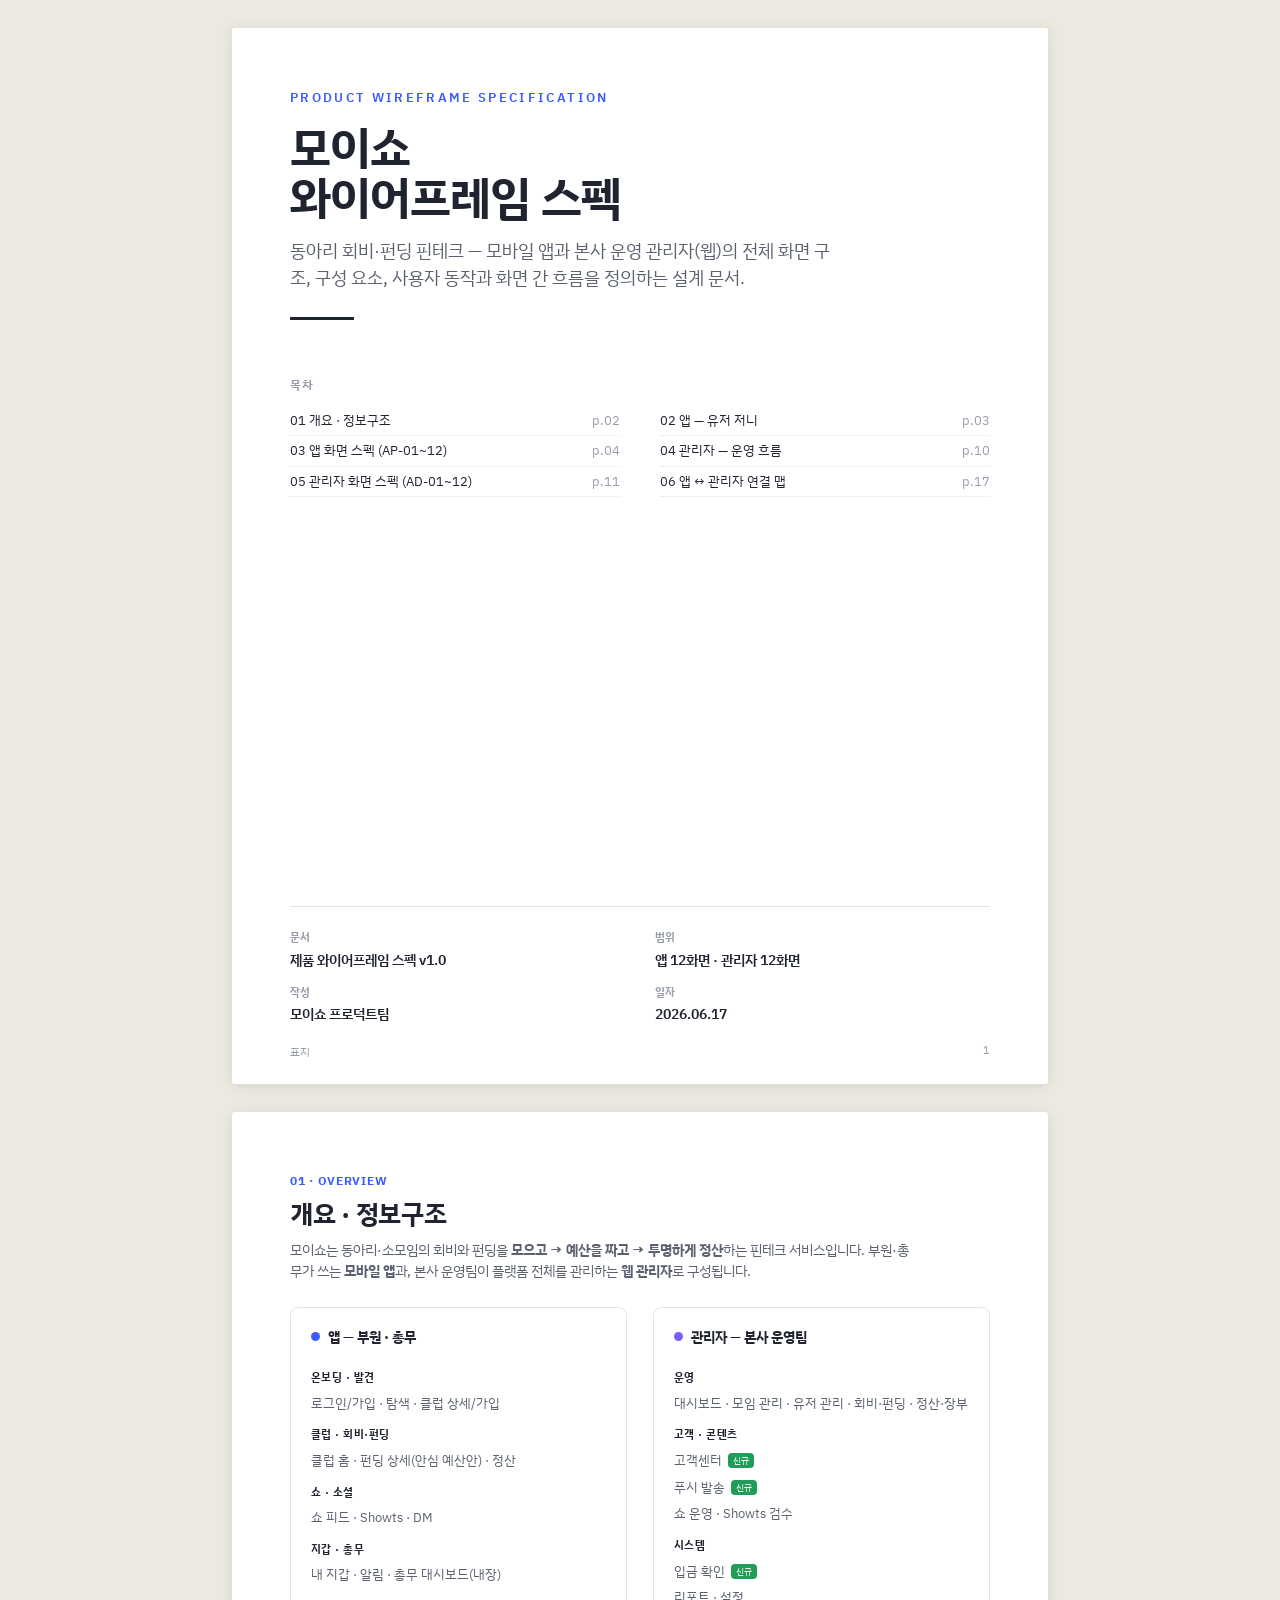
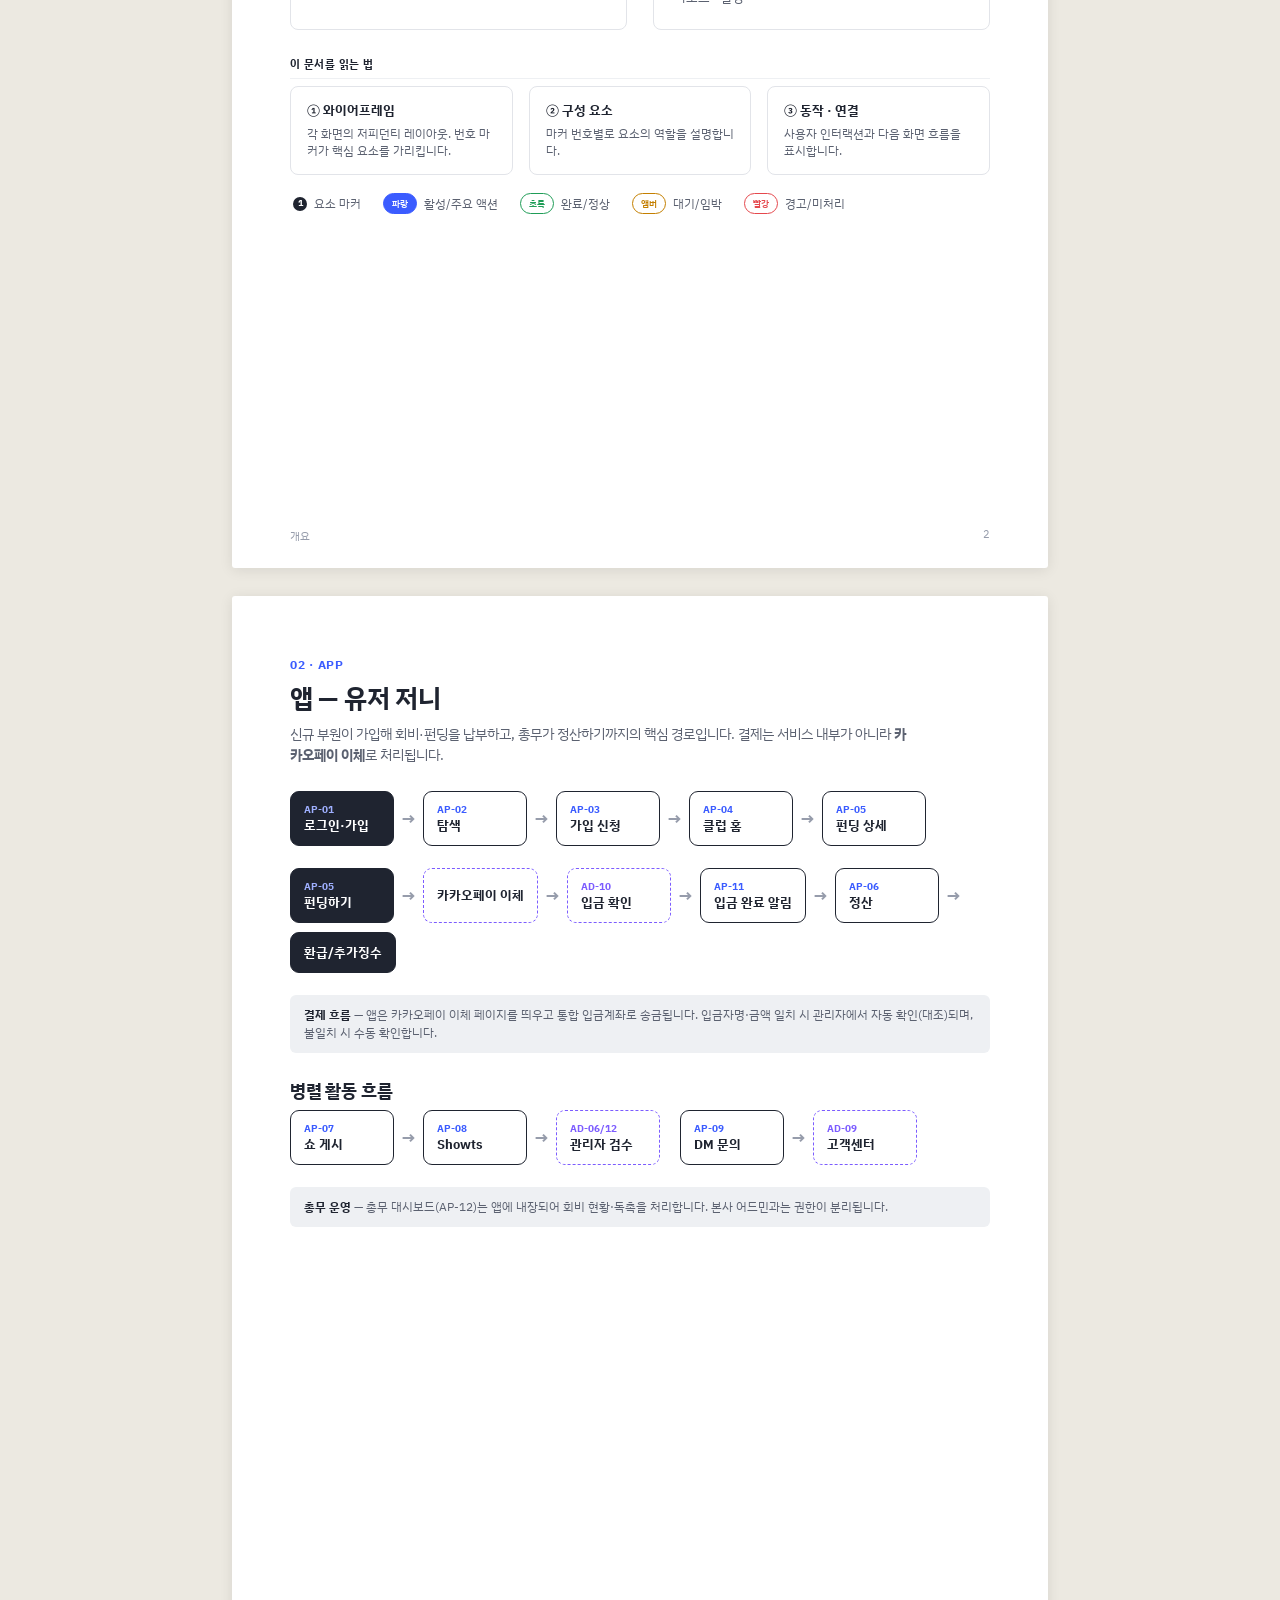
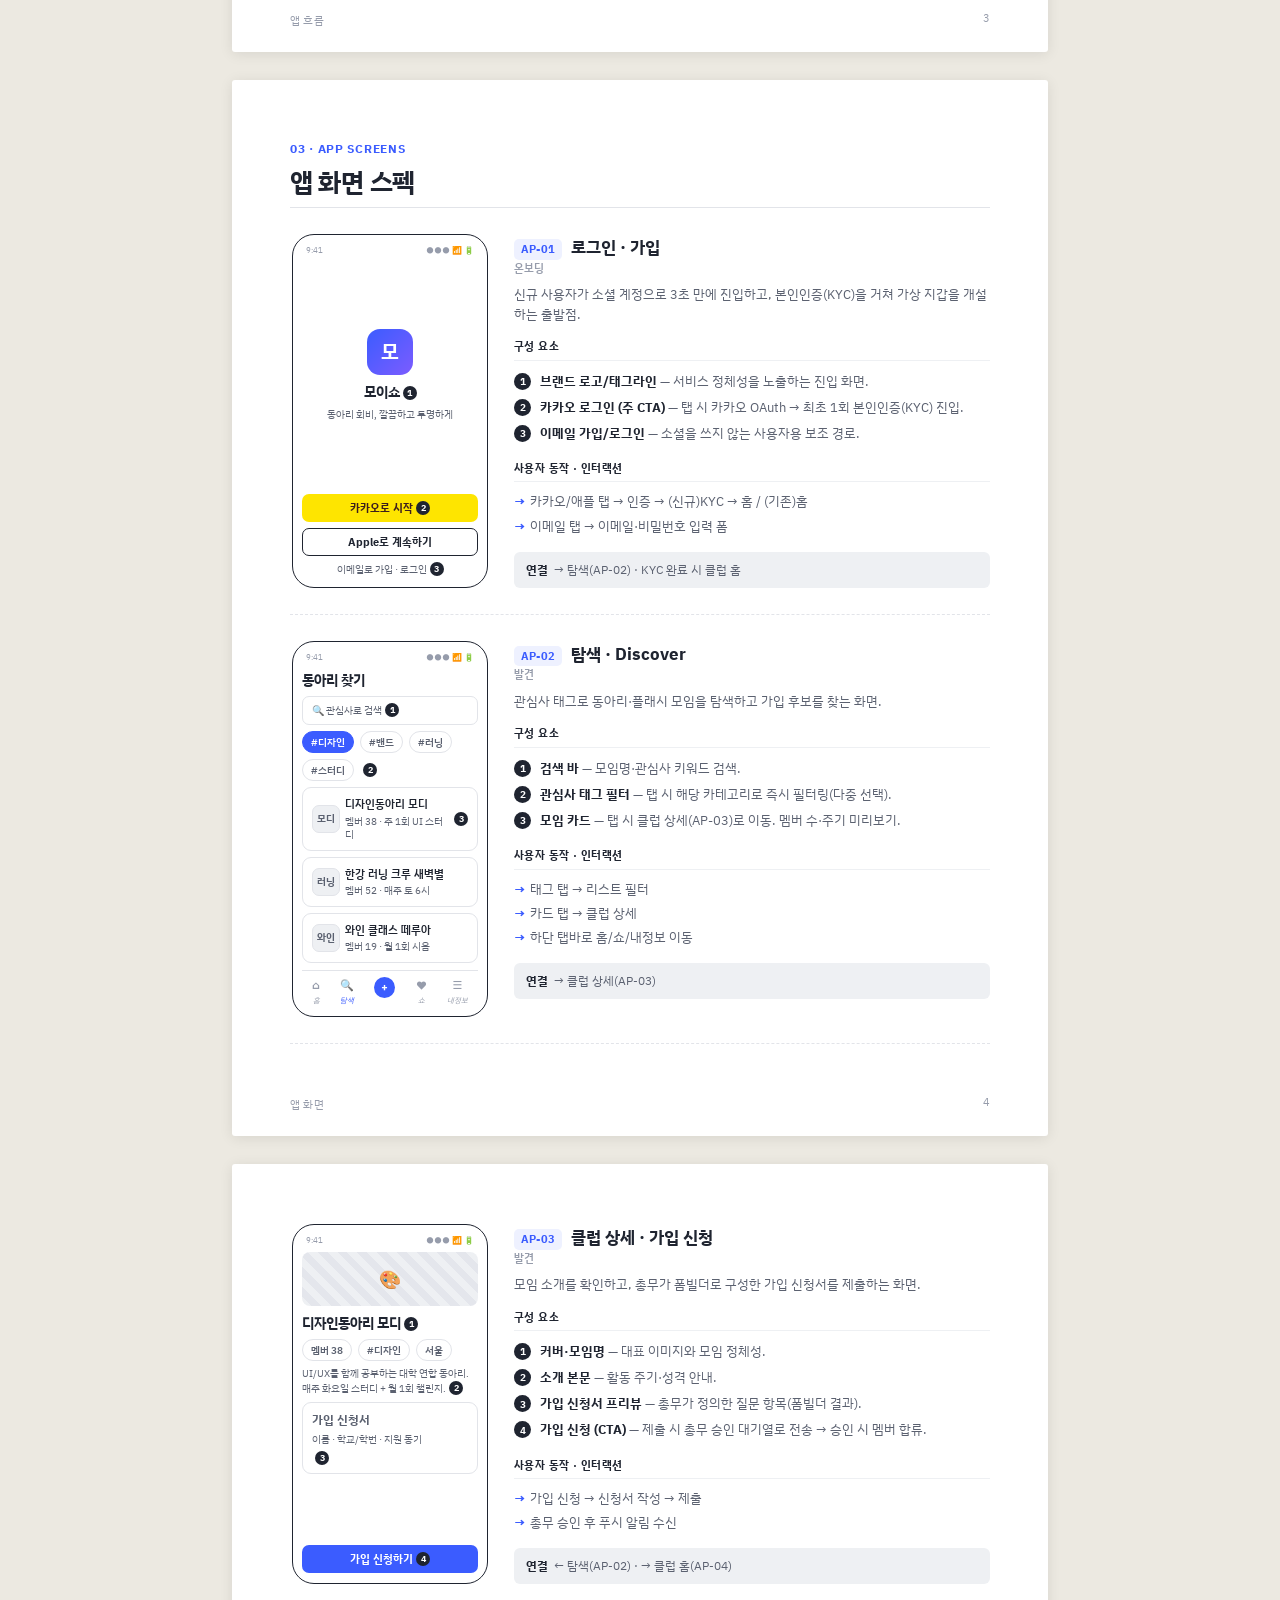
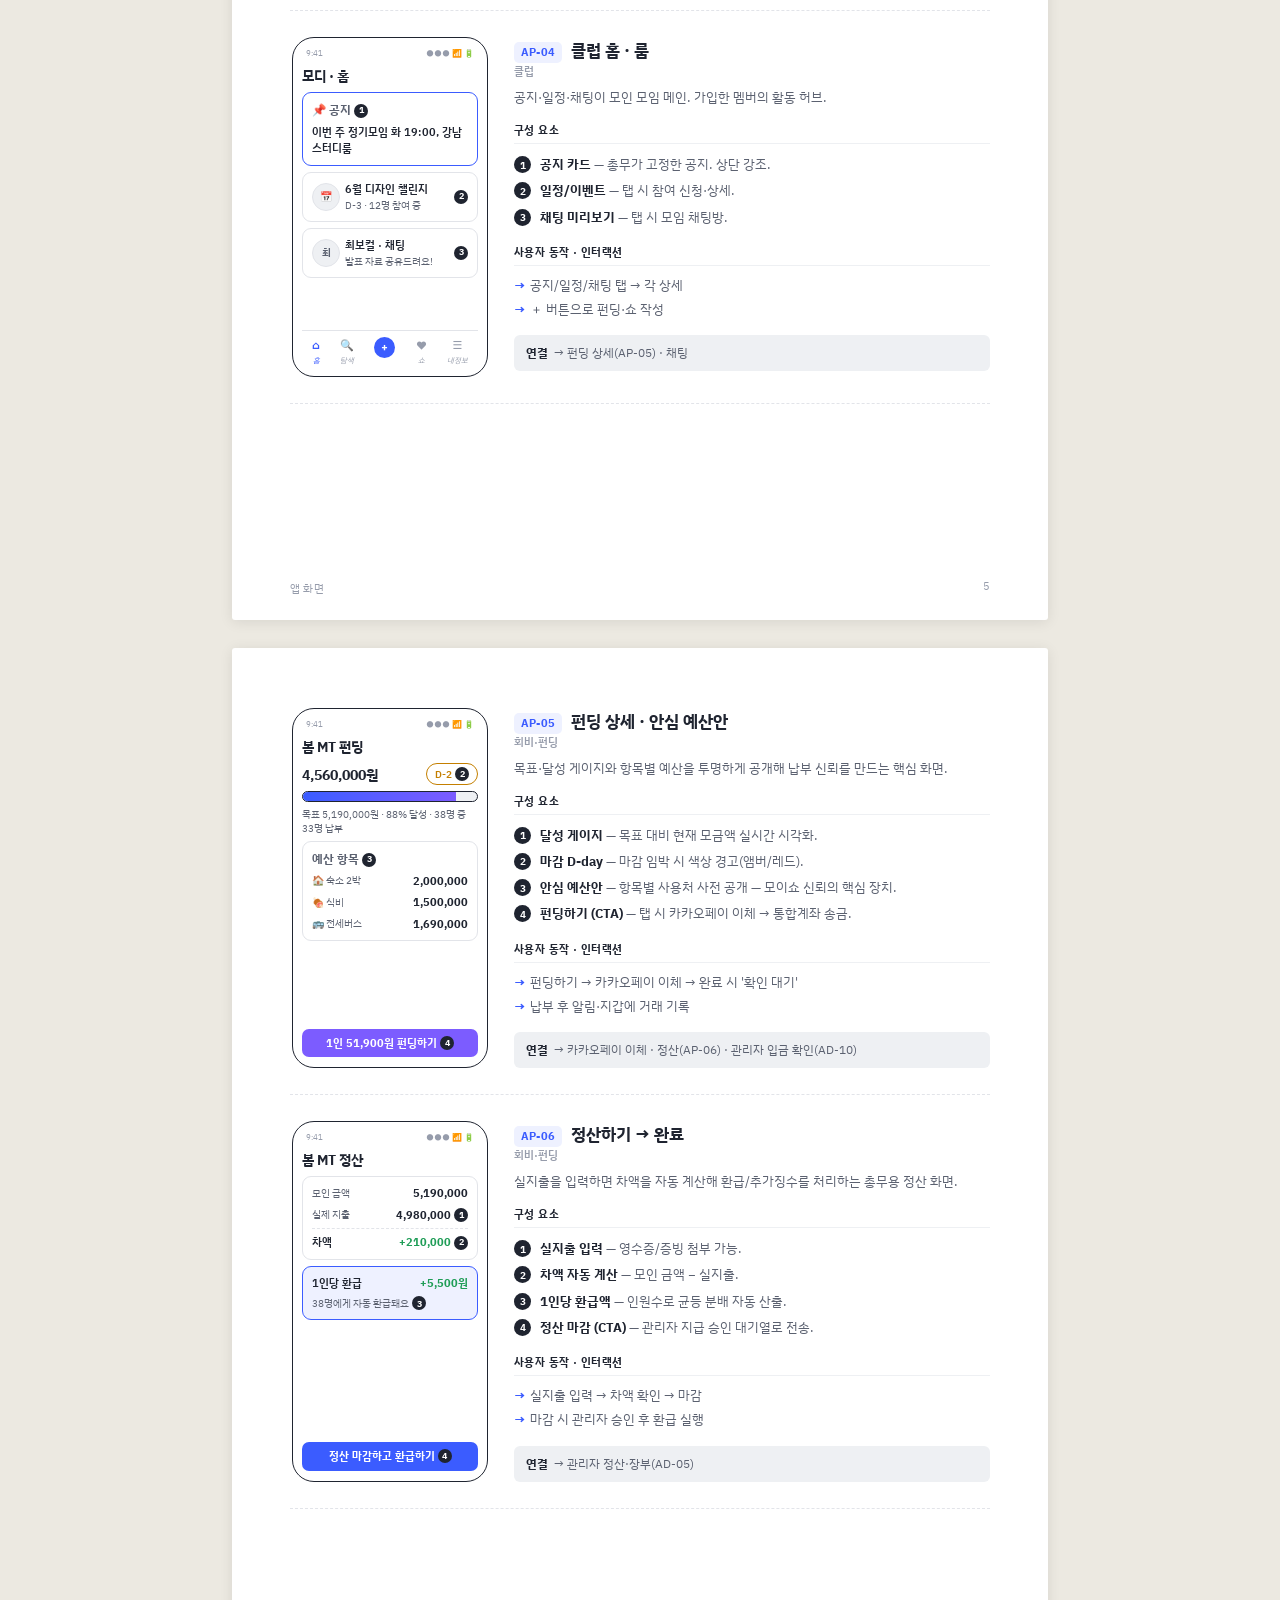
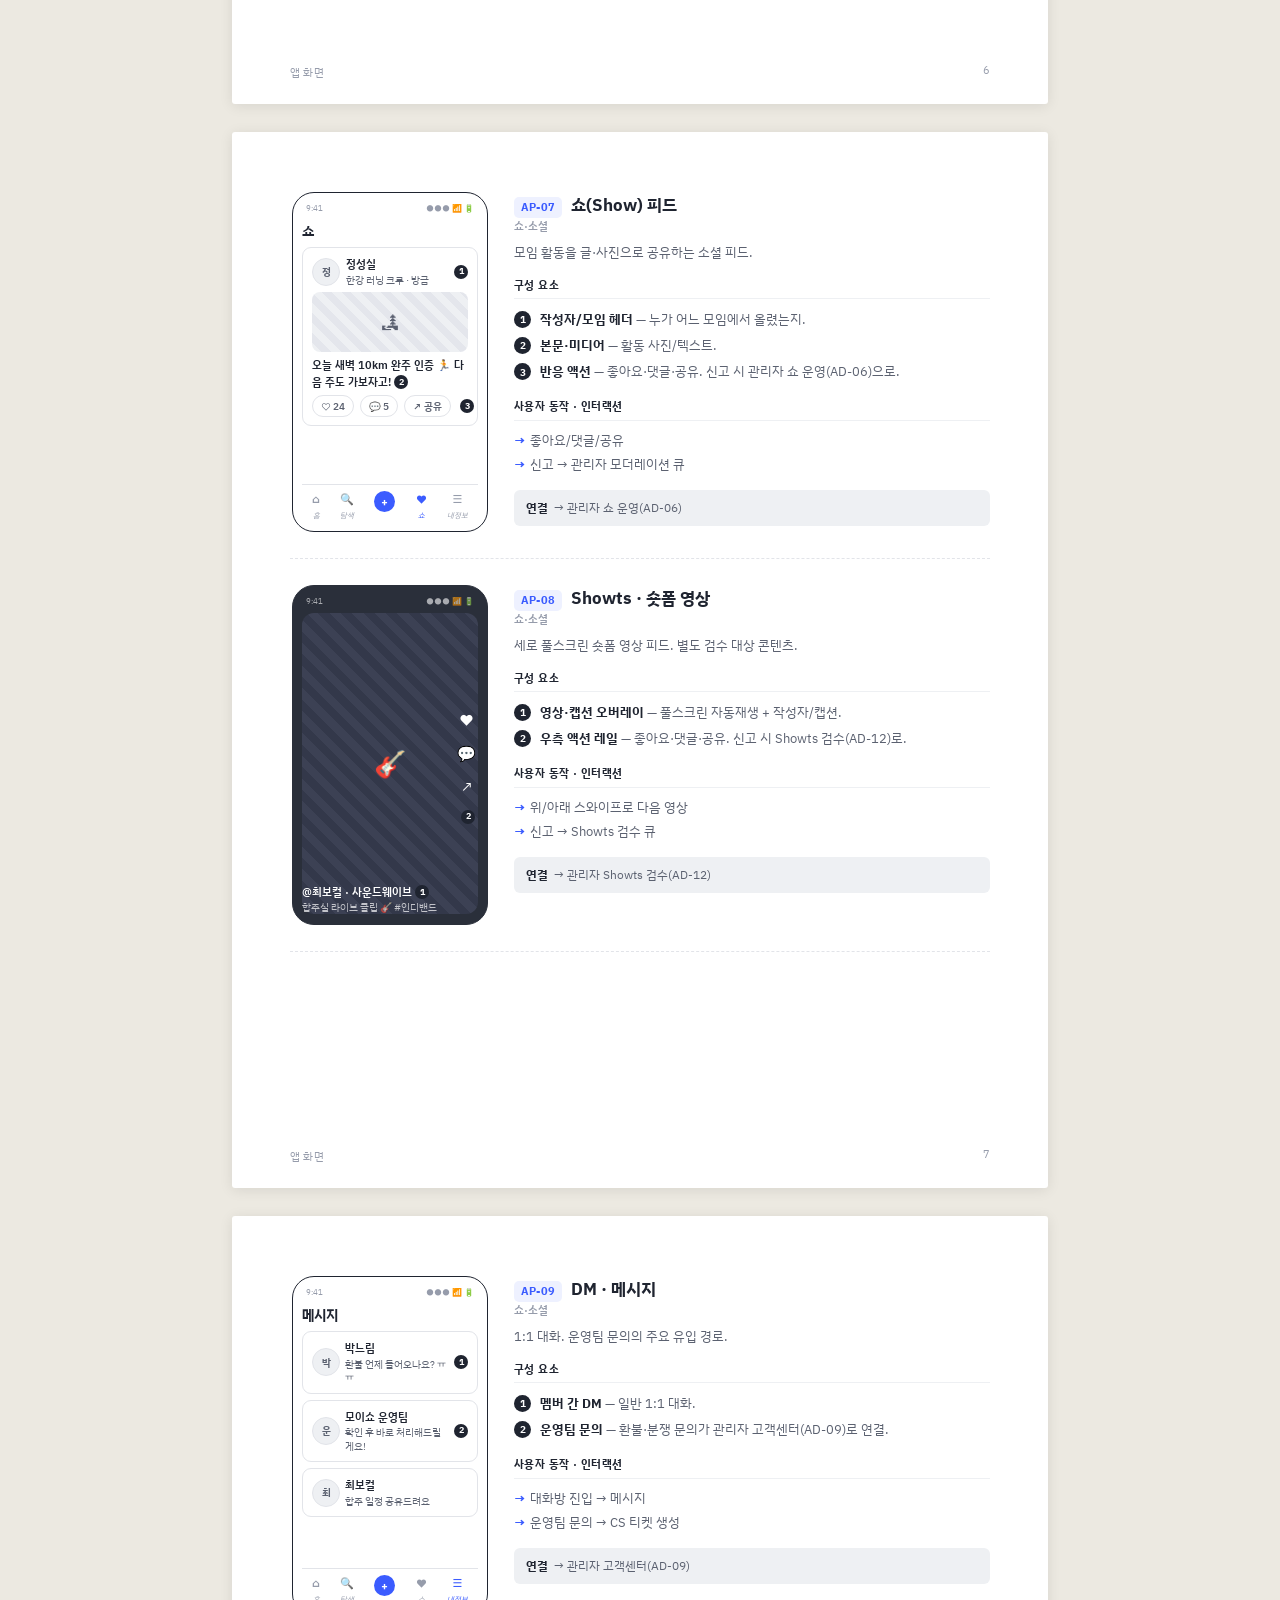
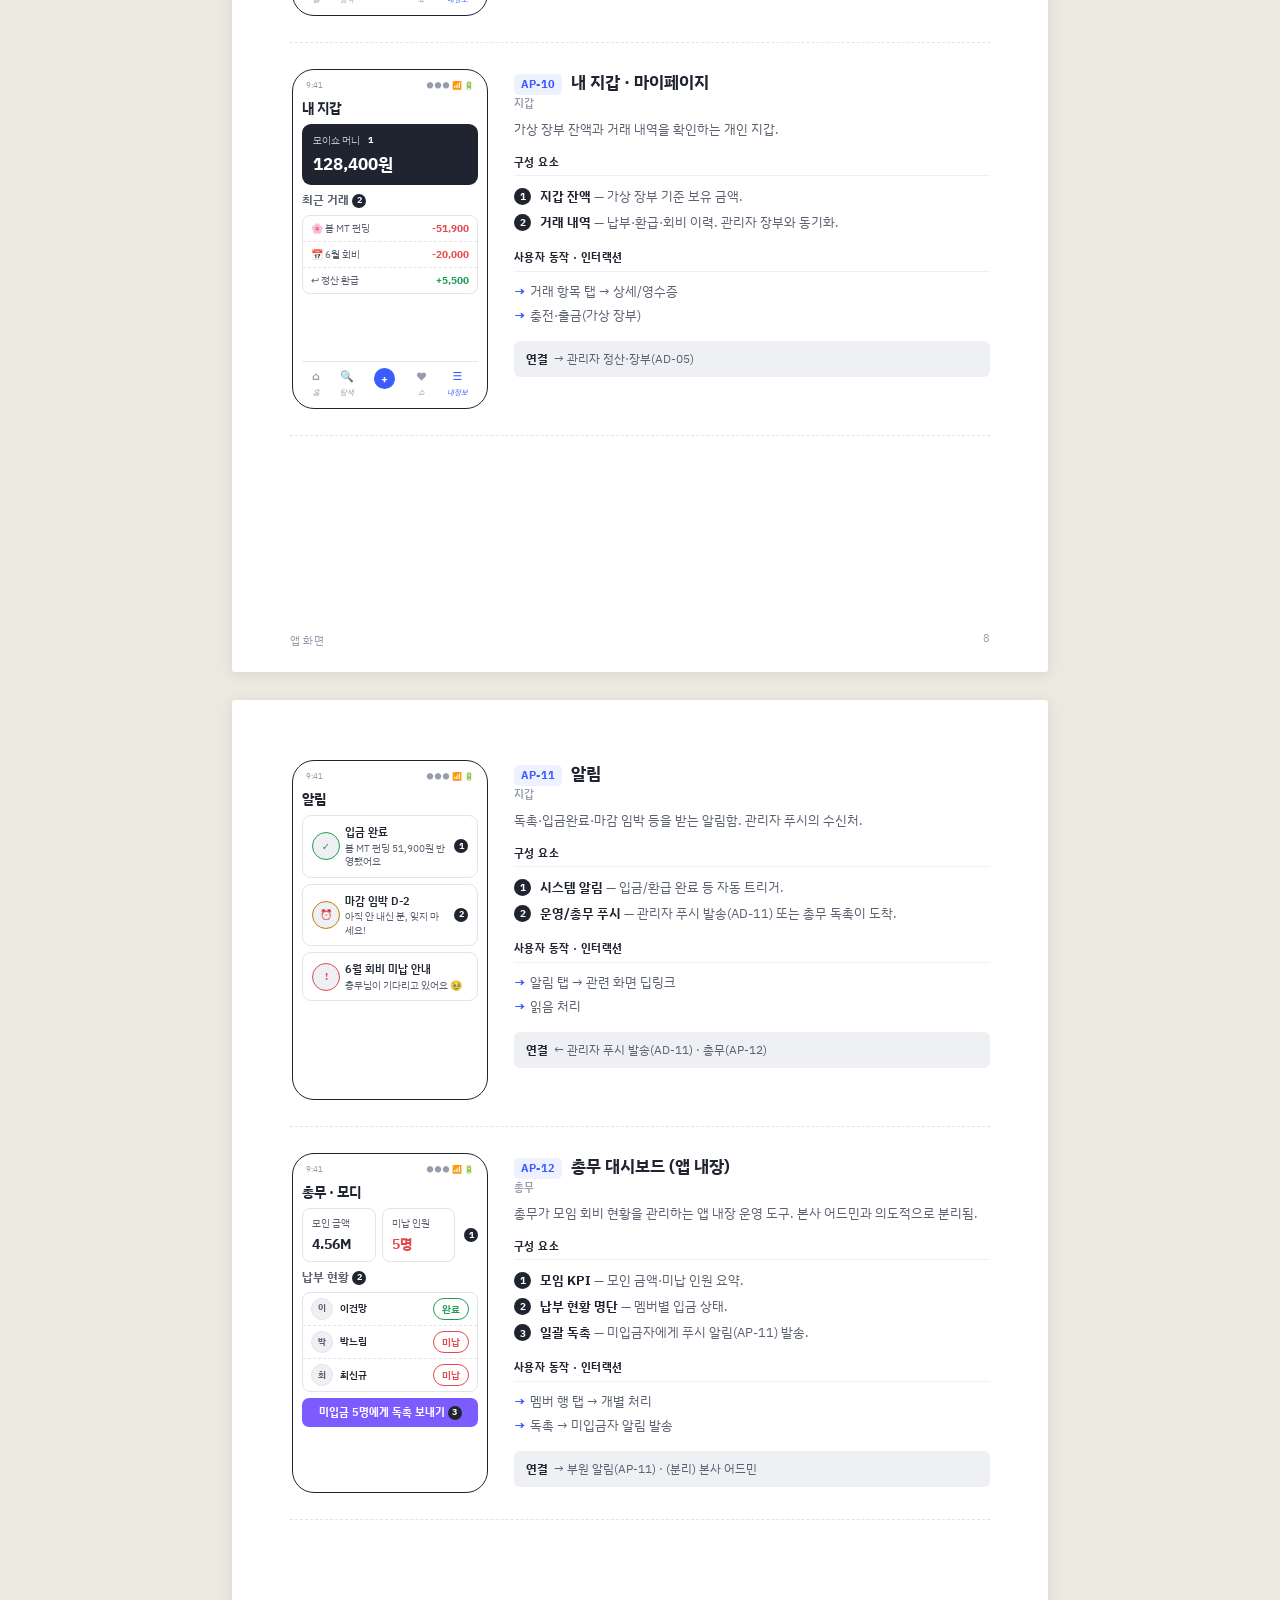
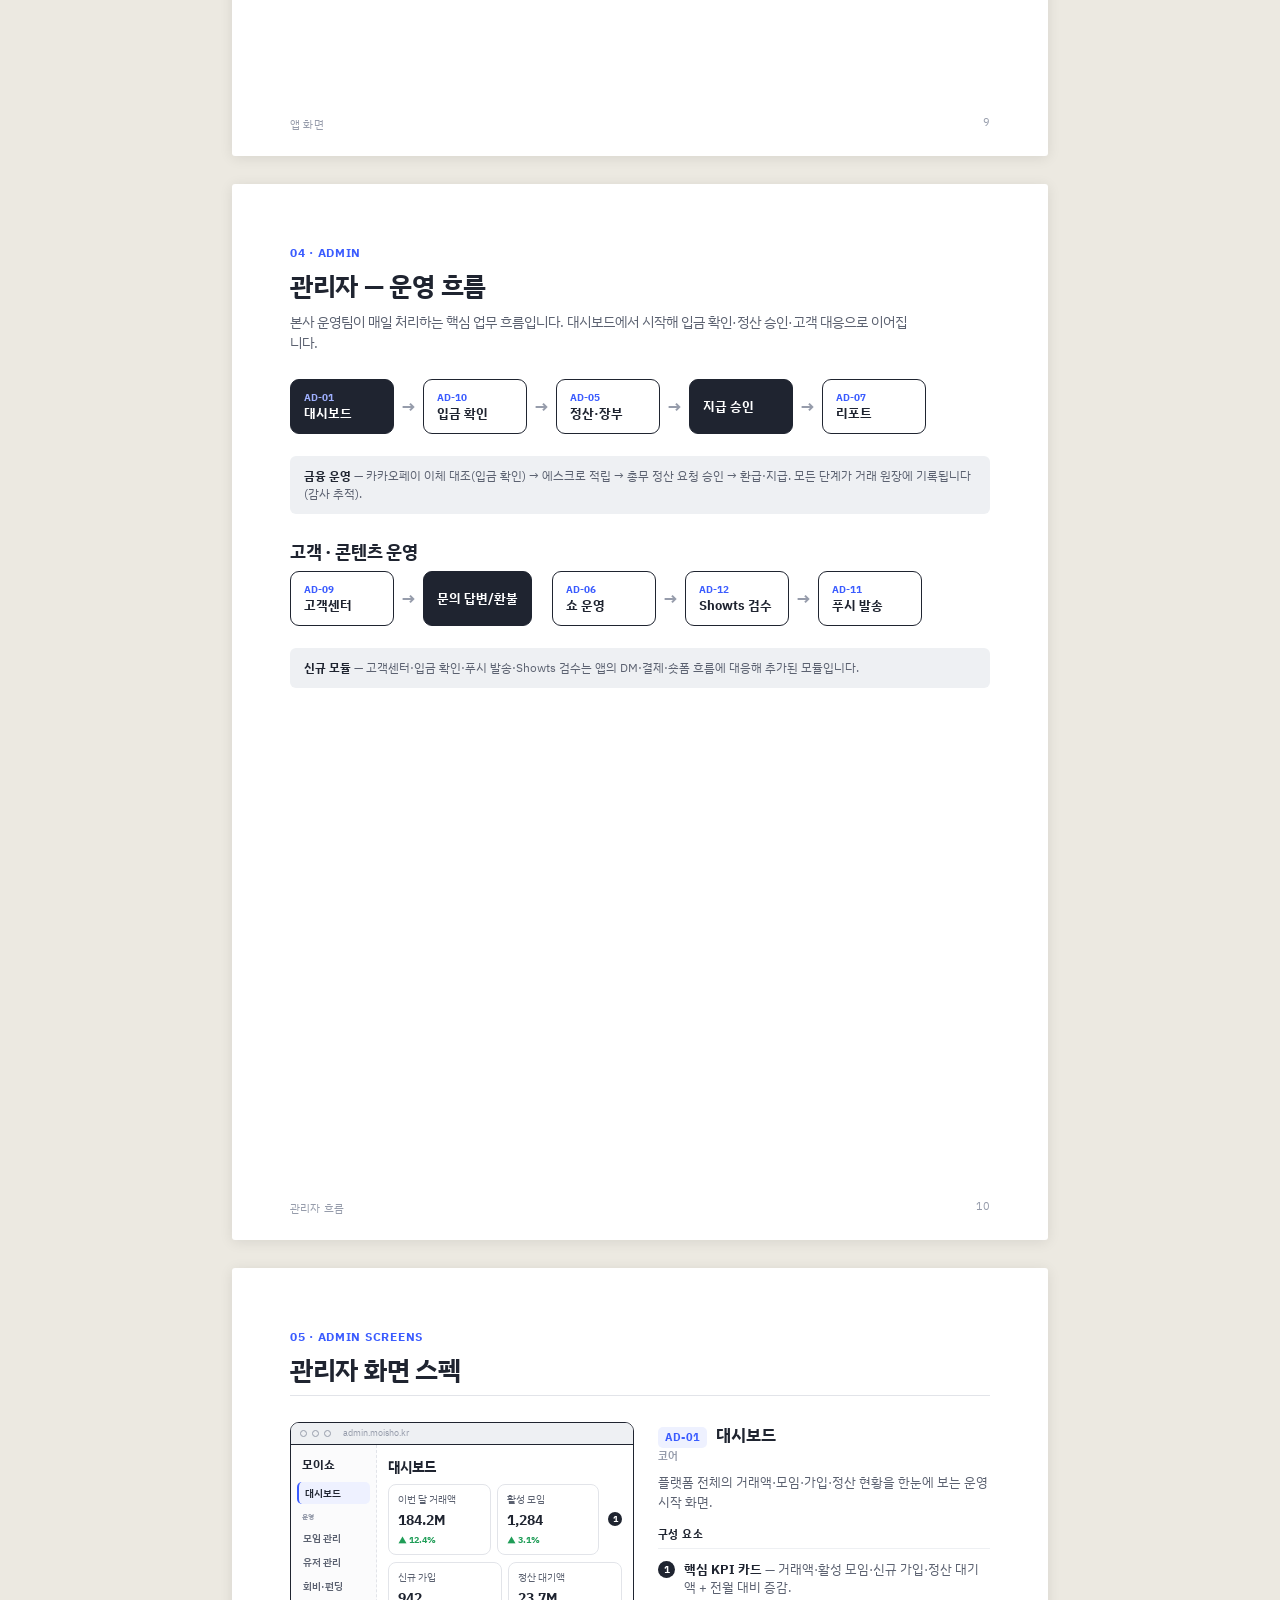
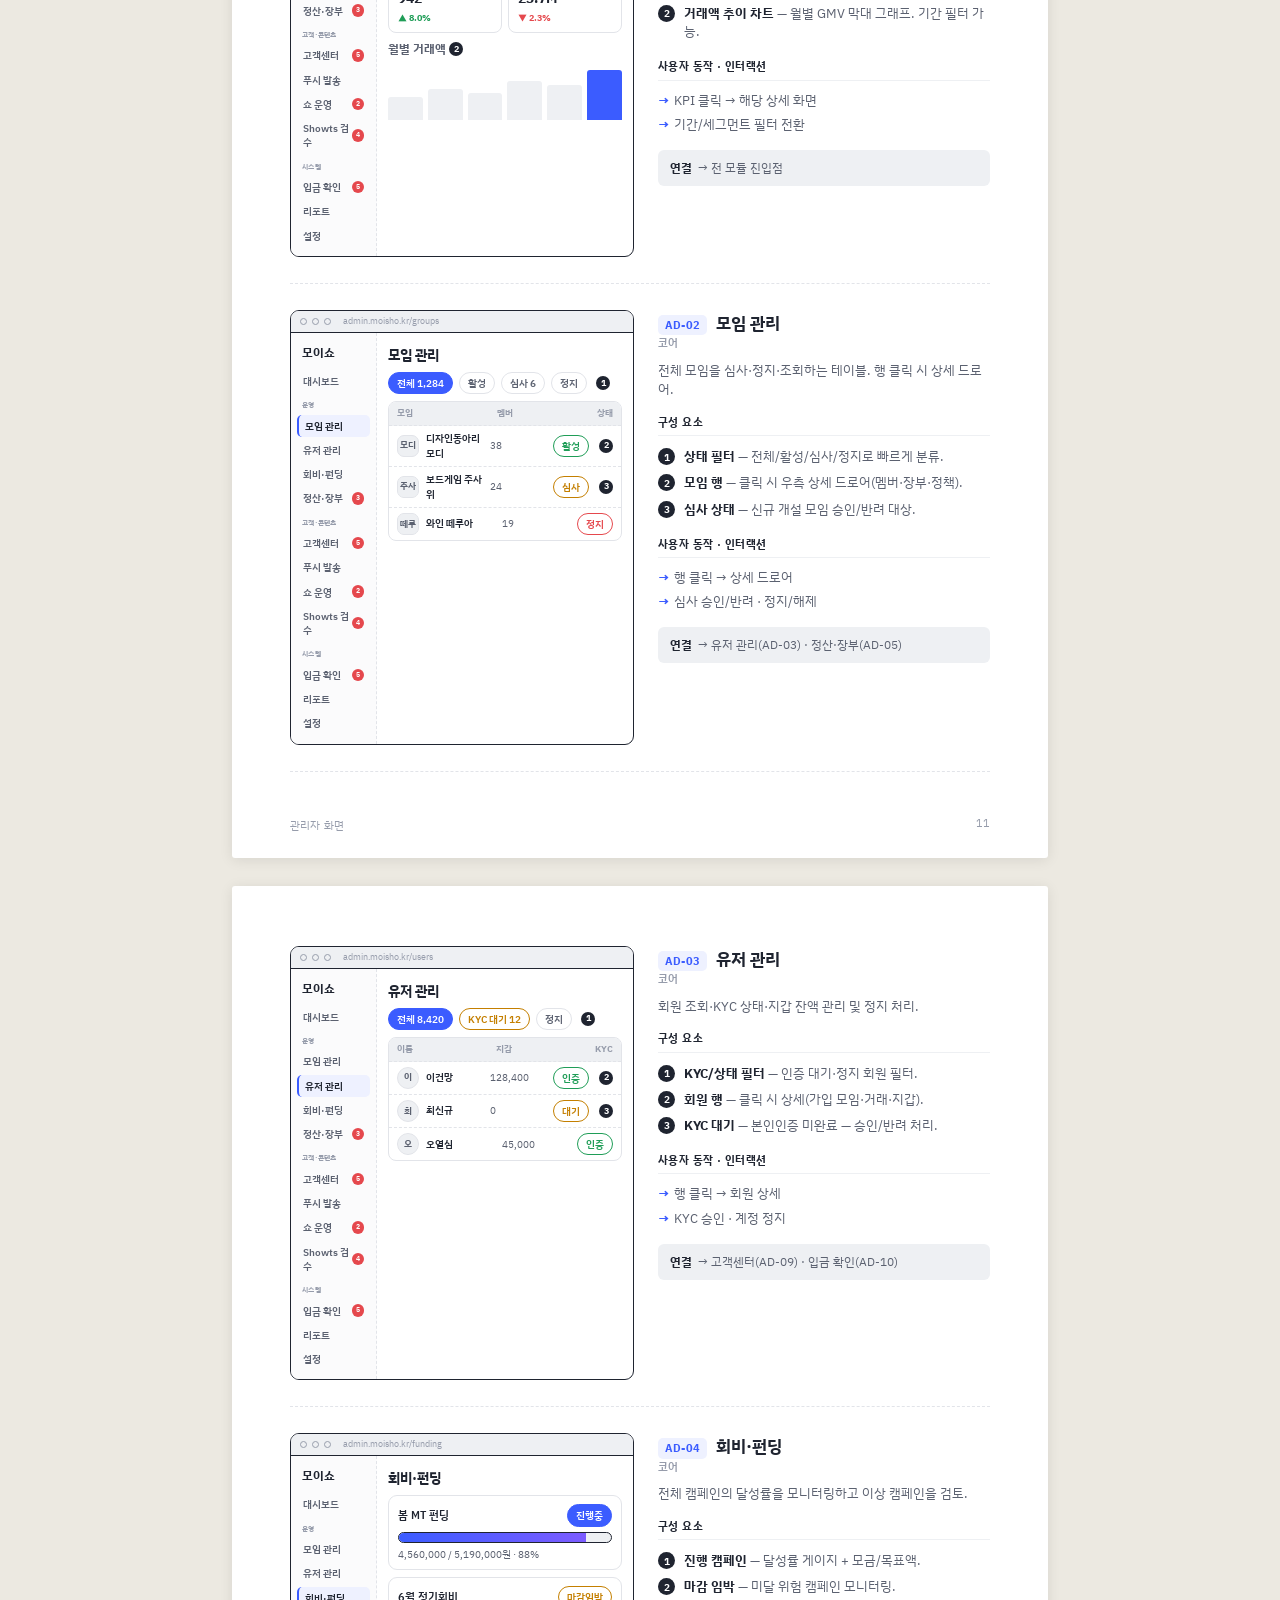
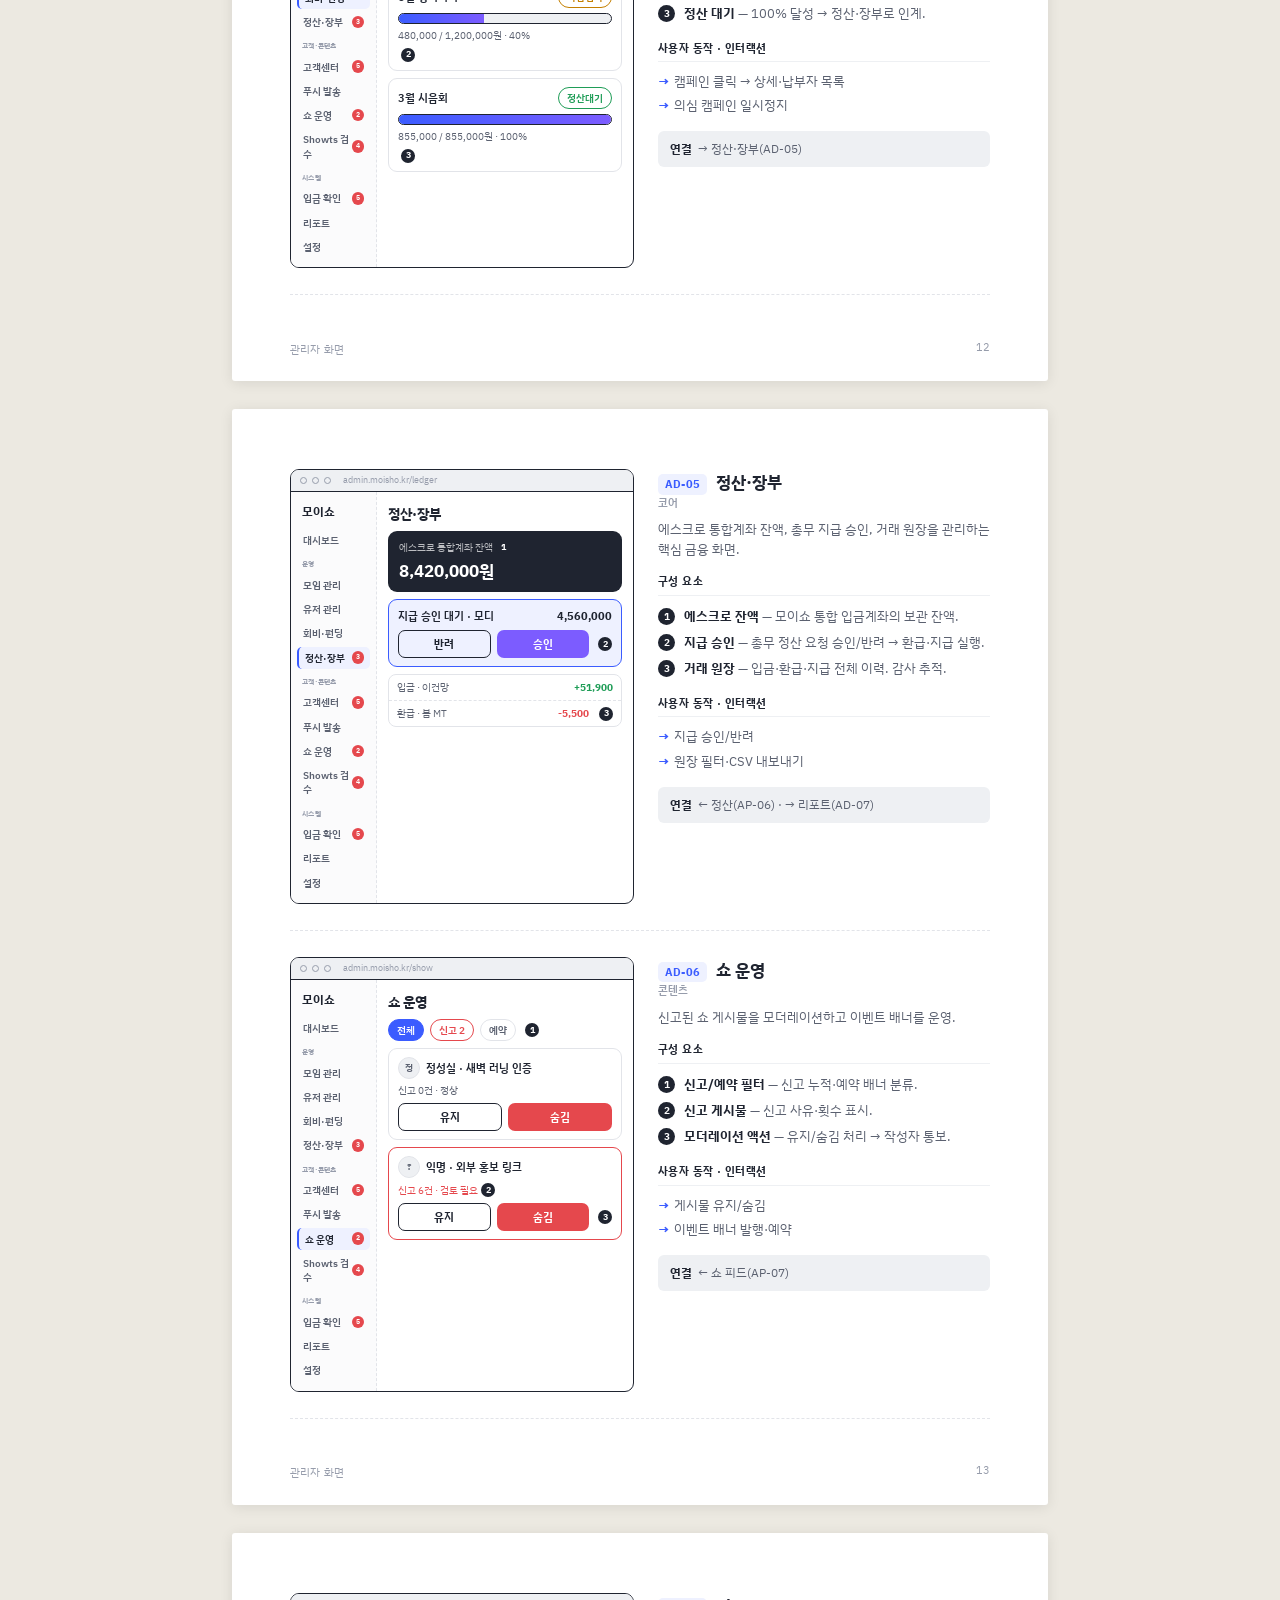
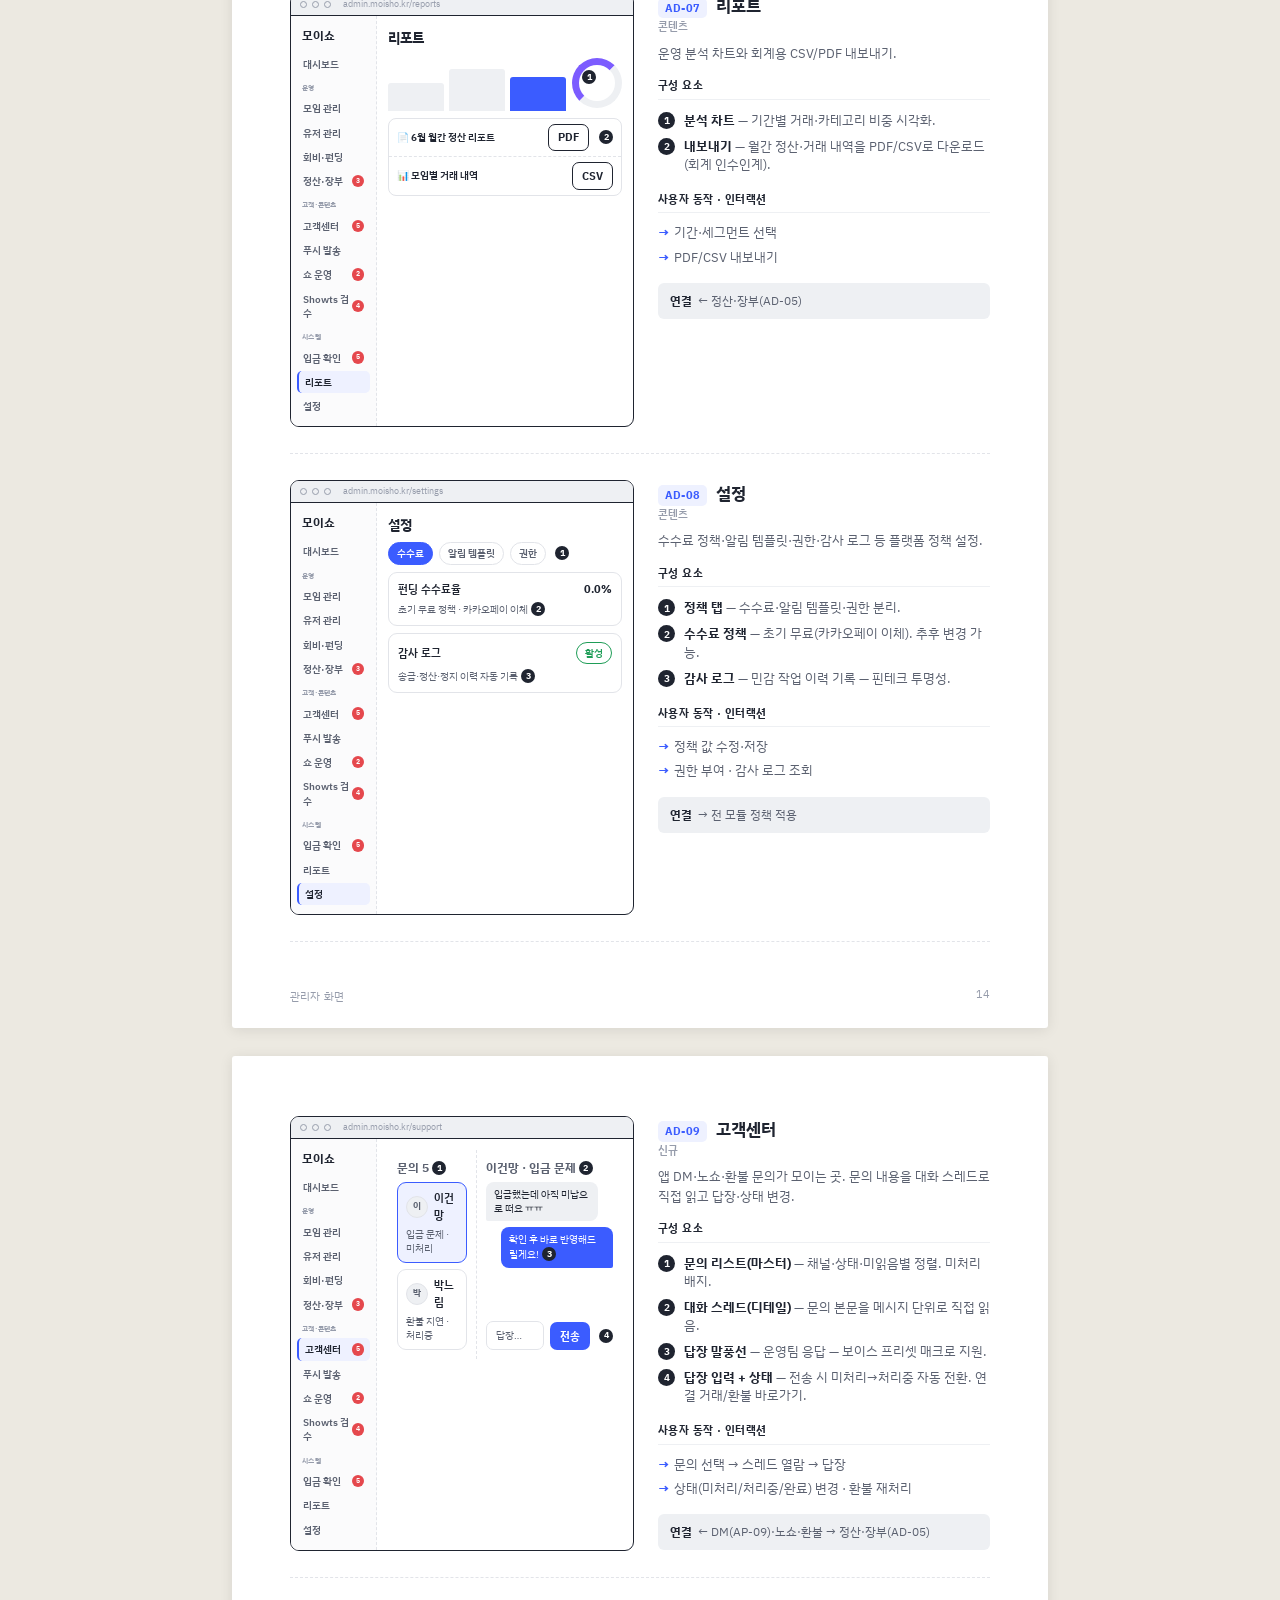
<file: design/spec/Moisho Spec.html>
<!DOCTYPE html><html lang="ko"><head><meta charset="utf-8"><meta name="viewport" content="width=device-width, initial-scale=1"><title>모이쇼 — 와이어프레임 스펙 문서</title><link rel="preconnect" href="https://fonts.googleapis.com"><link rel="preconnect" href="https://fonts.gstatic.com" crossorigin><link href="https://fonts.googleapis.com/css2?family=IBM+Plex+Sans+KR:wght@400;500;600;700&display=swap" rel="stylesheet"><style>
:root{--ink:#1f2430;--mut:#5b6170;--faint:#969cab;--line:#e2e4e9;--line2:#eef0f3;--paper:#ece9e1;--white:#fff;--ac:#3b5cff;--acsoft:#eef1ff;--pp:#7c5cff;--ok:#1f9d57;--oksoft:#e7f6ee;--warn:#c47f00;--warnsoft:#fdf3e2;--dang:#e5484d;--dangsoft:#fdecec;--ink2:#2a2f3a;}
*{box-sizing:border-box;}
html,body{margin:0;}
body{background:var(--paper);color:var(--ink);font-family:"IBM Plex Sans KR",system-ui,sans-serif;-webkit-font-smoothing:antialiased;line-height:1.5;font-size:14px;}
.page{width:816px;min-height:1056px;margin:28px auto;background:var(--white);box-shadow:0 2px 14px rgba(0,0,0,.09);border-radius:3px;padding:60px 58px;position:relative;}
.pg-num{position:absolute;bottom:26px;right:58px;font-size:11px;color:var(--faint);}
.pg-foot{position:absolute;bottom:24px;left:58px;font-size:11px;color:var(--faint);letter-spacing:.02em;}
.cover{display:flex;flex-direction:column;min-height:936px;}
.cover .tagline{font-size:13px;letter-spacing:.18em;color:var(--ac);font-weight:600;text-transform:uppercase;}
.cover h1{font-size:46px;line-height:1.1;margin:14px 0 0;letter-spacing:-.02em;font-weight:700;}
.cover .sub{font-size:18px;color:var(--mut);margin-top:14px;max-width:560px;}
.cover .rule{height:3px;width:64px;background:var(--ink);margin:26px 0;}
.cover .meta{margin-top:auto;display:grid;grid-template-columns:repeat(2,1fr);gap:14px 30px;border-top:1px solid var(--line);padding-top:22px;}
.cover .meta div b{display:block;font-size:11px;letter-spacing:.04em;color:var(--faint);text-transform:uppercase;margin-bottom:3px;}
.cover .meta div span{font-size:14px;font-weight:600;}
.toc{margin-top:30px;}
.toc h3{font-size:12px;letter-spacing:.05em;text-transform:uppercase;color:var(--faint);margin:0 0 12px;}
.toc ol{margin:0;padding:0;list-style:none;display:grid;grid-template-columns:1fr 1fr;gap:0 40px;}
.toc li{display:flex;justify-content:space-between;gap:8px;padding:5px 0;border-bottom:1px dotted var(--line);font-size:13px;break-inside:avoid;}
.toc li span:first-child{color:var(--ink);}
.toc li span:last-child{color:var(--faint);}
.doc-h{font-size:12px;letter-spacing:.06em;text-transform:uppercase;color:var(--ac);font-weight:700;margin:0 0 4px;}
.doc-t{font-size:26px;font-weight:700;margin:0 0 6px;letter-spacing:-.01em;}
.doc-lead{font-size:14px;color:var(--mut);margin:0 0 26px;max-width:620px;}
.divider{border:none;border-top:1px solid var(--line);margin:0 0 26px;}
.ov-grid{display:grid;grid-template-columns:1fr 1fr;gap:26px;margin-bottom:26px;}
.ov-card{border:1px solid var(--line);border-radius:8px;padding:18px 20px;}
.ov-card h4{margin:0 0 12px;font-size:14px;display:flex;align-items:center;gap:8px;}
.ov-card h4 .dot{width:9px;height:9px;border-radius:50%;}
.ia{margin:0;padding:0;list-style:none;font-size:12.5px;}
.ia li{padding:4px 0;color:var(--mut);}
.ia li.s{font-weight:700;color:var(--ink);font-size:11px;letter-spacing:.04em;text-transform:uppercase;padding-top:10px;}
.ia li.new::after{content:"신규";font-size:9px;color:#fff;background:var(--ok);border-radius:4px;padding:1px 5px;margin-left:6px;vertical-align:1px;}
.read{display:grid;grid-template-columns:repeat(3,1fr);gap:16px;}
.read div{border:1px solid var(--line);border-radius:8px;padding:14px 16px;}
.read b{display:block;font-size:13px;margin-bottom:5px;}
.read p{margin:0;font-size:12px;color:var(--mut);line-height:1.45;}
.legend2{display:flex;flex-wrap:wrap;gap:10px 22px;margin-top:18px;font-size:12px;color:var(--mut);}
.legend2 span{display:inline-flex;align-items:center;gap:7px;}
.spec{display:grid;gap:24px;padding-bottom:26px;margin-bottom:26px;border-bottom:1px dashed var(--line);break-inside:avoid;}
.spec:last-child{border-bottom:none;}
.spec.app{grid-template-columns:200px 1fr;}
.spec.web{grid-template-columns:344px 1fr;}
.spec-wire{display:flex;justify-content:center;}
.spec-head{display:flex;align-items:baseline;gap:9px;}
.spec-id{font-size:11px;font-weight:700;color:var(--ac);background:var(--acsoft);border-radius:5px;padding:2px 7px;letter-spacing:.02em;white-space:nowrap;}
.spec-head h3{margin:0;font-size:17px;font-weight:700;}
.spec-grp{font-size:11px;color:var(--faint);font-weight:600;}
.spec-purpose{font-size:13px;color:var(--mut);margin:9px 0 14px;line-height:1.5;}
.spec-sub{font-size:11px;font-weight:700;letter-spacing:.04em;text-transform:uppercase;color:var(--ink);margin:0 0 7px;padding-bottom:5px;border-bottom:1px solid var(--line2);}
ol.anno{margin:0 0 14px;padding:0;list-style:none;}
ol.anno li{display:flex;gap:9px;align-items:flex-start;padding:4px 0;font-size:12.5px;color:var(--mut);line-height:1.45;}
ol.anno li .an{flex:0 0 auto;width:17px;height:17px;border-radius:50%;background:var(--ink);color:#fff;font-size:10px;font-weight:700;display:inline-flex;align-items:center;justify-content:center;margin-top:1px;}
ol.anno li b{color:var(--ink);font-weight:700;}
ul.acts{margin:0 0 14px;padding-left:0;list-style:none;}
ul.acts li{font-size:12.5px;color:var(--mut);padding:3px 0 3px 16px;position:relative;line-height:1.45;}
ul.acts li::before{content:"→";position:absolute;left:0;color:var(--ac);font-weight:700;}
.connects{font-size:12px;color:var(--mut);background:var(--line2);border-radius:6px;padding:9px 12px;}
.connects b{color:var(--ink);margin-right:6px;}
.flow{display:flex;flex-wrap:wrap;align-items:stretch;gap:9px 0;margin-bottom:22px;}
.fstep{border:1.5px solid var(--ink);border-radius:9px;padding:10px 13px;min-width:104px;background:var(--white);display:flex;flex-direction:column;justify-content:center;}
.fstep .fid{font-size:9.5px;color:var(--ac);font-weight:700;}
.fstep b{font-size:12.5px;display:block;}
.fstep.acc{background:var(--ink);color:#fff;border-color:var(--ink);}
.fstep.acc .fid{color:#9fb0ff;}
.fstep.ev{border-style:dashed;border-color:var(--pp);}
.fstep.ev .fid{color:var(--pp);}
.farrow{display:flex;align-items:center;color:var(--faint);font-size:17px;padding:0 7px;font-weight:700;}
.flow-note{font-size:12px;color:var(--mut);background:var(--line2);border-radius:6px;padding:11px 14px;margin-bottom:6px;}
.flow-note b{color:var(--ink);}
.conn-map{display:flex;flex-direction:column;gap:10px;}
.conn-row{display:grid;grid-template-columns:1fr 70px 1fr;align-items:center;gap:8px;}
.conn-a,.conn-b{border:1.5px solid var(--ink);border-radius:8px;padding:11px 13px;font-size:13px;font-weight:600;}
.conn-a{border-left:5px solid var(--ac);}
.conn-b{border-left:5px solid var(--pp);}
.conn-arr{text-align:center;color:var(--faint);font-weight:700;font-size:13px;letter-spacing:-1px;}
.wf-ph{width:196px;background:var(--white);border:1.5px solid var(--ink);border-radius:22px;padding:8px 9px 10px;display:flex;flex-direction:column;min-height:340px;}
.wf-ph.dark{background:var(--ink2);border-color:var(--ink2);}
.wf-stat{display:flex;justify-content:space-between;font-size:8px;color:var(--faint);padding:1px 4px 6px;}
.wf-stat.light{color:rgba(255,255,255,.6);}
.wf-screen{flex:1;display:flex;flex-direction:column;gap:6px;}
.wf-tabbar{margin-top:7px;padding-top:6px;border-top:1px solid var(--line);display:flex;justify-content:space-around;font-size:7.5px;color:var(--faint);}
.wf-tabbar span{display:flex;flex-direction:column;align-items:center;gap:2px;}
.wf-tabbar span b{font-size:11px;}
.wf-tabbar span.on{color:var(--ac);}
.wf-tabbar span.fab b{width:21px;height:21px;border-radius:50%;background:var(--ac);color:#fff;display:inline-flex;align-items:center;justify-content:center;}
.wf-h1{font-size:14px;font-weight:700;color:var(--ink);}
.wf-h2{font-size:11.5px;font-weight:700;color:var(--mut);}
.wf-tx{font-size:11px;font-weight:600;color:var(--ink);}
.wf-mut{font-size:10px;color:var(--mut);line-height:1.35;}
.wf-tx.light{color:#fff;}.wf-mut.light{color:rgba(255,255,255,.7);}
.wf-amt{font-size:11px;font-weight:700;color:var(--ink);}
.wf-amt.big{font-size:14px;}.wf-amt.pos{color:var(--ok);}.wf-amt.neg{color:var(--dang);}
.wf-row{display:flex;gap:6px;align-items:center;}
.wf-row.wrap{flex-wrap:wrap;}.wf-row.sb{justify-content:space-between;}
.wf-row.div{border-top:1px dashed var(--line);padding-top:5px;}
.wf-col{display:flex;flex-direction:column;flex:1;min-width:0;}
.wf-col.g1{gap:1px;}.wf-col.g2{gap:2px;}
.wf-chip{font-size:9.5px;font-weight:600;color:var(--mut);border:1px solid var(--line);border-radius:99px;padding:3px 8px;white-space:nowrap;}
.wf-chip.on{background:var(--ac);color:#fff;border-color:var(--ac);}
.wf-chip.g{color:var(--ok);border-color:var(--ok);}.wf-chip.a{color:var(--warn);border-color:var(--warn);}.wf-chip.r{color:var(--dang);border-color:var(--dang);}
.wf-btn{padding:6px 10px;border-radius:7px;background:var(--ac);color:#fff;font-size:11px;font-weight:700;text-align:center;}
.wf-btn.outline{background:transparent;color:var(--ink);border:1.5px solid var(--ink);padding:4.5px 9px;}
.wf-btn.primary{background:var(--ac);}.wf-btn.purple{background:var(--pp);}.wf-btn.danger{background:var(--dang);}
.wf-btn.kakao{background:#FEE500;color:#3c1e1e;}
.wf-av{width:28px;height:28px;border-radius:50%;background:var(--line2);border:1px solid var(--line);flex:0 0 auto;display:inline-flex;align-items:center;justify-content:center;font-size:10px;font-weight:700;color:var(--mut);}
.wf-av.sq{border-radius:7px;}.wf-av.sm{width:22px;height:22px;font-size:8.5px;}
.wf-av.ok{border-color:var(--ok);color:var(--ok);}.wf-av.warn{border-color:var(--warn);color:var(--warn);}.wf-av.dang{border-color:var(--dang);color:var(--dang);}
.wf-card{border:1px solid var(--line);border-radius:9px;padding:8px 9px;display:flex;flex-direction:column;gap:5px;}
.wf-card.row{flex-direction:row;align-items:center;}
.wf-card.sel{border-color:var(--ac);background:var(--acsoft);}
.wf-card.cs{padding:7px 8px;}
.wf-gauge{height:11px;border-radius:99px;border:1.5px solid var(--ink);background:var(--line2);overflow:hidden;position:relative;}
.wf-gauge::after{content:"";position:absolute;left:0;top:0;bottom:0;width:var(--p,70%);background:linear-gradient(90deg,var(--ac),var(--pp));}
.wf-kpi{border:1px solid var(--line);border-radius:8px;padding:7px 9px;flex:1;min-width:0;display:flex;flex-direction:column;gap:3px;}
.wf-kpi .lab{font-size:9.5px;color:var(--mut);}
.wf-kpi .num{font-size:14px;font-weight:700;color:var(--ink);}
.wf-kpi .num.dang{color:var(--dang);}
.wf-kpi .delta{font-size:9px;font-weight:700;color:var(--ok);}
.wf-kpi .delta.dn{color:var(--dang);}
.wf-table{border:1px solid var(--line);border-radius:8px;overflow:hidden;}
.wf-tr{display:flex;gap:7px;align-items:center;padding:5px 8px;border-bottom:1px dashed var(--line);}
.wf-tr:last-child{border-bottom:none;}.wf-tr.head{background:var(--line2);}
.wf-td{font-size:10px;font-weight:600;color:var(--ink);flex:1;min-width:0;}
.wf-td.s{font-weight:400;color:var(--mut);}.wf-td.r{flex:0 0 auto;text-align:right;}
.wf-td.head{font-weight:700;color:var(--faint);font-size:8.5px;text-transform:uppercase;}
.wf-td.amt.pos{color:var(--ok);font-weight:700;}.wf-td.amt.neg{color:var(--dang);font-weight:700;}
.wf-img{border-radius:8px;background:repeating-linear-gradient(45deg,var(--line2) 0 7px,#e4e6ec 7px 14px);display:flex;align-items:center;justify-content:center;font-size:18px;color:var(--mut);height:60px;}
.wf-img.dang{background:repeating-linear-gradient(45deg,#fadcdc 0 7px,#f4cccc 7px 14px);}
.wf-bars{display:flex;align-items:flex-end;gap:5px;height:56px;}
.wf-bars span{flex:1;background:var(--line2);border-radius:3px 3px 0 0;}
.wf-bars span.on{background:var(--ac);}
.wf-donut{width:50px;height:50px;border-radius:50%;border:7px solid var(--pp);border-right-color:var(--line2);border-bottom-color:var(--line2);flex:0 0 auto;}
.wf-search{font-size:10px;color:var(--mut);border:1px solid var(--line);border-radius:7px;padding:6px 9px;}
.wf-brandmark{width:46px;height:46px;border-radius:13px;margin:0 auto;background:linear-gradient(135deg,var(--ac),var(--pp));display:flex;align-items:center;justify-content:center;color:#fff;font-size:20px;font-weight:700;}
.wf-video{position:absolute;inset:0;border-radius:12px;background:repeating-linear-gradient(45deg,#33384a 0 8px,#3c4154 8px 16px);display:flex;align-items:center;justify-content:center;font-size:26px;}
.wf-railicons{position:absolute;right:2px;top:32%;display:flex;flex-direction:column;gap:11px;align-items:center;color:#fff;font-size:15px;z-index:1;}
.wf-balance{background:var(--ink);border-radius:9px;padding:9px 11px;display:flex;flex-direction:column;gap:3px;}
.wf-balance.dark{background:var(--ink);}
.wf-bignum{font-size:17px;font-weight:700;color:#fff;}
.wf-bignum.light{color:#fff;}
.wf-web{width:100%;background:var(--white);border:1.5px solid var(--ink);border-radius:9px;overflow:hidden;}
.wf-chrome{height:22px;background:var(--line2);border-bottom:1px solid var(--ink);display:flex;align-items:center;gap:5px;padding:0 9px;}
.wf-chrome i{width:7px;height:7px;border-radius:50%;border:1px solid var(--faint);}
.wf-url{margin-left:7px;font-size:8.5px;color:var(--faint);}
.wf-wrap{display:flex;min-height:228px;}
.wf-rail{width:86px;flex:0 0 86px;border-right:1px dashed var(--line);padding:9px 6px;display:flex;flex-direction:column;gap:2px;background:#fbfbfc;}
.wf-logo{font-size:12px;font-weight:700;padding:2px 5px 6px;}
.wf-sec{font-size:7px;font-weight:700;color:var(--faint);text-transform:uppercase;letter-spacing:.04em;padding:6px 5px 2px;}
.wf-nav{font-size:9.5px;font-weight:600;color:var(--mut);padding:4px 6px;border-radius:5px;display:flex;justify-content:space-between;align-items:center;}
.wf-nav.on{background:var(--acsoft);border-left:2.5px solid var(--ac);color:var(--ink);}
.wf-nav .b{font-size:7px;color:#fff;background:var(--dang);border-radius:99px;padding:1px 4px;}
.wf-canvas{flex:1;padding:11px;display:flex;flex-direction:column;gap:7px;min-width:0;}
.wf-cs{display:flex;width:100%;}
.wf-cs-list{flex:0 0 38%;border-right:1px dashed var(--line);padding:9px;display:flex;flex-direction:column;gap:6px;}
.wf-cs-thread{flex:1;padding:9px;display:flex;flex-direction:column;gap:6px;}
.wf-bubble{font-size:10px;padding:6px 8px;max-width:88%;line-height:1.35;}
.wf-bubble.in{align-self:flex-start;background:var(--line2);border-radius:8px 8px 8px 2px;color:var(--ink);}
.wf-bubble.out{align-self:flex-end;background:var(--ac);color:#fff;border-radius:8px 8px 2px 8px;}
.wf-pushprev{background:#22263a;border-radius:8px;padding:7px 9px;display:flex;flex-direction:column;color:#fff;flex:0 0 60%;}
.mk{font-style:normal;display:inline-flex;align-items:center;justify-content:center;width:14px;height:14px;border-radius:50%;background:var(--ink);color:#fff;font-size:8.5px;font-weight:700;margin-left:3px;vertical-align:1px;flex:0 0 auto;}
@media print{body{background:none;}.page{width:auto;min-height:0;margin:0;box-shadow:none;border-radius:0;padding:0;}.pg-num,.pg-foot{display:none;}.page+.page{break-before:page;}.spec,.ov-card,.read div,.toc li,ol.anno li,.fstep,.conn-row{break-inside:avoid;}*{print-color-adjust:exact;-webkit-print-color-adjust:exact;}}
@page{margin:0.7in;}
</style></head><body><div class="page "><span class="pg-foot">표지</span><div class="cover"><div class="tagline">Product Wireframe Specification</div><h1>모이쇼<br>와이어프레임 스펙</h1><div class="sub">동아리 회비·펀딩 핀테크 — 모바일 앱과 본사 운영 관리자(웹)의 전체 화면 구조, 구성 요소, 사용자 동작과 화면 간 흐름을 정의하는 설계 문서.</div><div class="rule"></div><div class="toc"><h3>목차</h3><ol><li><span>01 개요 · 정보구조</span><span>p.02</span></li><li><span>02 앱 — 유저 저니</span><span>p.03</span></li><li><span>03 앱 화면 스펙 (AP-01~12)</span><span>p.04</span></li><li><span>04 관리자 — 운영 흐름</span><span>p.10</span></li><li><span>05 관리자 화면 스펙 (AD-01~12)</span><span>p.11</span></li><li><span>06 앱 ↔ 관리자 연결 맵</span><span>p.17</span></li></ol></div><div class="meta"><div><b>문서</b><span>제품 와이어프레임 스펙 v1.0</span></div><div><b>범위</b><span>앱 12화면 · 관리자 12화면</span></div><div><b>작성</b><span>모이쇼 프로덕트팀</span></div><div><b>일자</b><span>2026.06.17</span></div></div></div><span class="pg-num">1</span></div><div class="page "><span class="pg-foot">개요</span><div class="doc-h">01 · Overview</div><div class="doc-t">개요 · 정보구조</div><p class="doc-lead">모이쇼는 동아리·소모임의 회비와 펀딩을 <b>모으고 → 예산을 짜고 → 투명하게 정산</b>하는 핀테크 서비스입니다. 부원·총무가 쓰는 <b>모바일 앱</b>과, 본사 운영팀이 플랫폼 전체를 관리하는 <b>웹 관리자</b>로 구성됩니다.</p><div class="ov-grid"><div class="ov-card"><h4><span class="dot" style="background:var(--ac)"></span>앱 — 부원 · 총무</h4><ul class="ia"><li class="s">온보딩 · 발견</li><li>로그인/가입 · 탐색 · 클럽 상세/가입</li><li class="s">클럽 · 회비·펀딩</li><li>클럽 홈 · 펀딩 상세(안심 예산안) · 정산</li><li class="s">쇼 · 소셜</li><li>쇼 피드 · Showts · DM</li><li class="s">지갑 · 총무</li><li>내 지갑 · 알림 · 총무 대시보드(내장)</li></ul></div><div class="ov-card"><h4><span class="dot" style="background:var(--pp)"></span>관리자 — 본사 운영팀</h4><ul class="ia"><li class="s">운영</li><li>대시보드 · 모임 관리 · 유저 관리 · 회비·펀딩 · 정산·장부</li><li class="s">고객 · 콘텐츠</li><li class="new">고객센터</li><li class="new">푸시 발송</li><li>쇼 운영 · Showts 검수</li><li class="s">시스템</li><li class="new">입금 확인</li><li>리포트 · 설정</li></ul></div></div><div class="spec-sub">이 문서를 읽는 법</div><div class="read"><div><b>① 와이어프레임</b><p>각 화면의 저피던티 레이아웃. 번호 마커가 핵심 요소를 가리킵니다.</p></div><div><b>② 구성 요소</b><p>마커 번호별로 요소의 역할을 설명합니다.</p></div><div><b>③ 동작 · 연결</b><p>사용자 인터랙션과 다음 화면 흐름을 표시합니다.</p></div></div><div class="legend2"><span><i class="mk">1</i> 요소 마커</span><span><span class="wf-chip on" style="font-size:9px">파랑</span> 활성/주요 액션</span><span><span class="wf-chip g" style="font-size:9px">초록</span> 완료/정상</span><span><span class="wf-chip a" style="font-size:9px">앰버</span> 대기/임박</span><span><span class="wf-chip r" style="font-size:9px">빨강</span> 경고/미처리</span></div><span class="pg-num">2</span></div><div class="page "><span class="pg-foot">앱 흐름</span><div class="doc-h">02 · App</div><div class="doc-t">앱 — 유저 저니</div><p class="doc-lead">신규 부원이 가입해 회비·펀딩을 납부하고, 총무가 정산하기까지의 핵심 경로입니다. 결제는 서비스 내부가 아니라 <b>카카오페이 이체</b>로 처리됩니다.</p><div class="flow"><div class="fstep acc"><span class="fid">AP-01</span><b>로그인·가입</b></div><div class="farrow">→</div><div class="fstep "><span class="fid">AP-02</span><b>탐색</b></div><div class="farrow">→</div><div class="fstep "><span class="fid">AP-03</span><b>가입 신청</b></div><div class="farrow">→</div><div class="fstep "><span class="fid">AP-04</span><b>클럽 홈</b></div><div class="farrow">→</div><div class="fstep "><span class="fid">AP-05</span><b>펀딩 상세</b></div></div><div class="flow"><div class="fstep acc"><span class="fid">AP-05</span><b>펀딩하기</b></div><div class="farrow">→</div><div class="fstep ev"><b>카카오페이 이체</b></div><div class="farrow">→</div><div class="fstep ev"><span class="fid">AD-10</span><b>입금 확인</b></div><div class="farrow">→</div><div class="fstep "><span class="fid">AP-11</span><b>입금 완료 알림</b></div><div class="farrow">→</div><div class="fstep "><span class="fid">AP-06</span><b>정산</b></div><div class="farrow">→</div><div class="fstep acc"><b>환급/추가징수</b></div></div><div class="flow-note"><b>결제 흐름</b> — 앱은 카카오페이 이체 페이지를 띄우고 통합 입금계좌로 송금됩니다. 입금자명·금액 일치 시 관리자에서 자동 확인(대조)되며, 불일치 시 수동 확인합니다.</div><div class="doc-t" style="font-size:18px;margin:24px 0 6px">병렬 활동 흐름</div><div class="flow"><div class="fstep "><span class="fid">AP-07</span><b>쇼 게시</b></div><div class="farrow">→</div><div class="fstep "><span class="fid">AP-08</span><b>Showts</b></div><div class="farrow">→</div><div class="fstep ev"><span class="fid">AD-06/12</span><b>관리자 검수</b></div><div class="farrow" style="opacity:0">·</div><div class="fstep "><span class="fid">AP-09</span><b>DM 문의</b></div><div class="farrow">→</div><div class="fstep ev"><span class="fid">AD-09</span><b>고객센터</b></div></div><div class="flow-note"><b>총무 운영</b> — 총무 대시보드(AP-12)는 앱에 내장되어 회비 현황·독촉을 처리합니다. 본사 어드민과는 권한이 분리됩니다.</div><span class="pg-num">3</span></div><div class="page "><span class="pg-foot">앱 화면</span><div class="doc-h">03 · App Screens</div><div class="doc-t">앱 화면 스펙</div><hr class="divider"><section class="spec app"><div class="spec-wire"><div class="wf-ph"><div class="wf-stat"><span>9:41</span><span>●●● 📶 🔋</span></div><div class="wf-screen"><div style="flex:1"></div><div class="wf-brandmark">모</div><div class="wf-h1" style="text-align:center">모이쇼<i class="mk">1</i></div><div class="wf-mut" style="text-align:center">동아리 회비, 깔끔하고 투명하게</div><div style="flex:1"></div><div class="wf-btn kakao">카카오로 시작<i class="mk">2</i></div><div class="wf-btn outline">Apple로 계속하기</div><div class="wf-mut" style="text-align:center">이메일로 가입 · 로그인<i class="mk">3</i></div></div></div></div><div class="spec-body"><div class="spec-head"><span class="spec-id">AP-01</span><h3>로그인 · 가입</h3></div><div class="spec-grp">온보딩</div><p class="spec-purpose">신규 사용자가 소셜 계정으로 3초 만에 진입하고, 본인인증(KYC)을 거쳐 가상 지갑을 개설하는 출발점.</p><div class="spec-sub">구성 요소</div><ol class="anno"><li><span class="an">1</span><span><b>브랜드 로고/태그라인</b> — 서비스 정체성을 노출하는 진입 화면.</span></li><li><span class="an">2</span><span><b>카카오 로그인 (주 CTA)</b> — 탭 시 카카오 OAuth → 최초 1회 본인인증(KYC) 진입.</span></li><li><span class="an">3</span><span><b>이메일 가입/로그인</b> — 소셜을 쓰지 않는 사용자용 보조 경로.</span></li></ol><div class="spec-sub">사용자 동작 · 인터랙션</div><ul class="acts"><li>카카오/애플 탭 → 인증 → (신규)KYC → 홈 / (기존)홈</li><li>이메일 탭 → 이메일·비밀번호 입력 폼</li></ul><div class="connects"><b>연결</b>→ 탐색(AP-02) · KYC 완료 시 클럽 홈</div></div></section><section class="spec app"><div class="spec-wire"><div class="wf-ph"><div class="wf-stat"><span>9:41</span><span>●●● 📶 🔋</span></div><div class="wf-screen"><div class="wf-h1">동아리 찾기</div><div class="wf-search">🔍 관심사로 검색<i class="mk">1</i></div><div class="wf-row wrap"><span class="wf-chip on">#디자인</span><span class="wf-chip">#밴드</span><span class="wf-chip">#러닝</span><span class="wf-chip">#스터디</span><i class="mk">2</i></div><div class="wf-card row"><div class="wf-av sq">모디</div><div class="wf-col g2"><span class="wf-tx">디자인동아리 모디</span><span class="wf-mut">멤버 38 · 주 1회 UI 스터디</span></div><i class="mk">3</i></div><div class="wf-card row"><div class="wf-av sq">러닝</div><div class="wf-col g2"><span class="wf-tx">한강 러닝 크루 새벽별</span><span class="wf-mut">멤버 52 · 매주 토 6시</span></div></div><div class="wf-card row"><div class="wf-av sq">와인</div><div class="wf-col g2"><span class="wf-tx">와인 클래스 떼루아</span><span class="wf-mut">멤버 19 · 월 1회 시음</span></div></div></div><div class="wf-tabbar"><span class=" "><b>⌂</b><em>홈</em></span><span class=" on"><b>🔍</b><em>탐색</em></span><span class="fab "><b>＋</b></span><span class=" "><b>♥</b><em>쇼</em></span><span class=" "><b>☰</b><em>내정보</em></span></div></div></div><div class="spec-body"><div class="spec-head"><span class="spec-id">AP-02</span><h3>탐색 · Discover</h3></div><div class="spec-grp">발견</div><p class="spec-purpose">관심사 태그로 동아리·플래시 모임을 탐색하고 가입 후보를 찾는 화면.</p><div class="spec-sub">구성 요소</div><ol class="anno"><li><span class="an">1</span><span><b>검색 바</b> — 모임명·관심사 키워드 검색.</span></li><li><span class="an">2</span><span><b>관심사 태그 필터</b> — 탭 시 해당 카테고리로 즉시 필터링(다중 선택).</span></li><li><span class="an">3</span><span><b>모임 카드</b> — 탭 시 클럽 상세(AP-03)로 이동. 멤버 수·주기 미리보기.</span></li></ol><div class="spec-sub">사용자 동작 · 인터랙션</div><ul class="acts"><li>태그 탭 → 리스트 필터</li><li>카드 탭 → 클럽 상세</li><li>하단 탭바로 홈/쇼/내정보 이동</li></ul><div class="connects"><b>연결</b>→ 클럽 상세(AP-03)</div></div></section><span class="pg-num">4</span></div><div class="page "><span class="pg-foot">앱 화면</span><section class="spec app"><div class="spec-wire"><div class="wf-ph"><div class="wf-stat"><span>9:41</span><span>●●● 📶 🔋</span></div><div class="wf-screen"><div class="wf-img" style="height:54px">🎨</div><div class="wf-h1">디자인동아리 모디<i class="mk">1</i></div><div class="wf-row"><span class="wf-chip">멤버 38</span><span class="wf-chip">#디자인</span><span class="wf-chip">서울</span></div><div class="wf-mut">UI/UX를 함께 공부하는 대학 연합 동아리. 매주 화요일 스터디 + 월 1회 챌린지.<i class="mk">2</i></div><div class="wf-card"><span class="wf-h2">가입 신청서</span><span class="wf-mut">이름 · 학교/학번 · 지원 동기</span><i class="mk">3</i></div><div style="flex:1"></div><div class="wf-btn primary">가입 신청하기<i class="mk">4</i></div></div></div></div><div class="spec-body"><div class="spec-head"><span class="spec-id">AP-03</span><h3>클럽 상세 · 가입 신청</h3></div><div class="spec-grp">발견</div><p class="spec-purpose">모임 소개를 확인하고, 총무가 폼빌더로 구성한 가입 신청서를 제출하는 화면.</p><div class="spec-sub">구성 요소</div><ol class="anno"><li><span class="an">1</span><span><b>커버·모임명</b> — 대표 이미지와 모임 정체성.</span></li><li><span class="an">2</span><span><b>소개 본문</b> — 활동 주기·성격 안내.</span></li><li><span class="an">3</span><span><b>가입 신청서 프리뷰</b> — 총무가 정의한 질문 항목(폼빌더 결과).</span></li><li><span class="an">4</span><span><b>가입 신청 (CTA)</b> — 제출 시 총무 승인 대기열로 전송 → 승인 시 멤버 합류.</span></li></ol><div class="spec-sub">사용자 동작 · 인터랙션</div><ul class="acts"><li>가입 신청 → 신청서 작성 → 제출</li><li>총무 승인 후 푸시 알림 수신</li></ul><div class="connects"><b>연결</b>← 탐색(AP-02) · → 클럽 홈(AP-04)</div></div></section><section class="spec app"><div class="spec-wire"><div class="wf-ph"><div class="wf-stat"><span>9:41</span><span>●●● 📶 🔋</span></div><div class="wf-screen"><div class="wf-h1">모디 · 홈</div><div class="wf-card" style="border-color:var(--ac)"><span class="wf-h2">📌 공지<i class="mk">1</i></span><span class="wf-tx">이번 주 정기모임 화 19:00, 강남 스터디룸</span></div><div class="wf-card row"><div class="wf-av">📅</div><div class="wf-col g2"><span class="wf-tx">6월 디자인 챌린지</span><span class="wf-mut">D-3 · 12명 참여 중</span></div><i class="mk">2</i></div><div class="wf-card row"><div class="wf-av">최</div><div class="wf-col g2"><span class="wf-tx">최보컬 · 채팅</span><span class="wf-mut">발표 자료 공유드려요!</span></div><i class="mk">3</i></div></div><div class="wf-tabbar"><span class=" on"><b>⌂</b><em>홈</em></span><span class=" "><b>🔍</b><em>탐색</em></span><span class="fab "><b>＋</b></span><span class=" "><b>♥</b><em>쇼</em></span><span class=" "><b>☰</b><em>내정보</em></span></div></div></div><div class="spec-body"><div class="spec-head"><span class="spec-id">AP-04</span><h3>클럽 홈 · 룸</h3></div><div class="spec-grp">클럽</div><p class="spec-purpose">공지·일정·채팅이 모인 모임 메인. 가입한 멤버의 활동 허브.</p><div class="spec-sub">구성 요소</div><ol class="anno"><li><span class="an">1</span><span><b>공지 카드</b> — 총무가 고정한 공지. 상단 강조.</span></li><li><span class="an">2</span><span><b>일정/이벤트</b> — 탭 시 참여 신청·상세.</span></li><li><span class="an">3</span><span><b>채팅 미리보기</b> — 탭 시 모임 채팅방.</span></li></ol><div class="spec-sub">사용자 동작 · 인터랙션</div><ul class="acts"><li>공지/일정/채팅 탭 → 각 상세</li><li>＋ 버튼으로 펀딩·쇼 작성</li></ul><div class="connects"><b>연결</b>→ 펀딩 상세(AP-05) · 채팅</div></div></section><span class="pg-num">5</span></div><div class="page "><span class="pg-foot">앱 화면</span><section class="spec app"><div class="spec-wire"><div class="wf-ph"><div class="wf-stat"><span>9:41</span><span>●●● 📶 🔋</span></div><div class="wf-screen"><div class="wf-h1">봄 MT 펀딩</div><div class="wf-row sb"><span class="wf-amt big">4,560,000원</span><span class="wf-chip a">D-2<i class="mk">2</i></span></div><div class="wf-gauge" style="--p:88%"><i class="mk">1</i></div><div class="wf-mut">목표 5,190,000원 · 88% 달성 · 38명 중 33명 납부</div><div class="wf-card"><span class="wf-h2">예산 항목<i class="mk">3</i></span><div class="wf-row sb"><span class="wf-mut">🏠 숙소 2박</span><span class="wf-amt">2,000,000</span></div><div class="wf-row sb"><span class="wf-mut">🍖 식비</span><span class="wf-amt">1,500,000</span></div><div class="wf-row sb"><span class="wf-mut">🚌 전세버스</span><span class="wf-amt">1,690,000</span></div></div><div style="flex:1"></div><div class="wf-btn purple">1인 51,900원 펀딩하기<i class="mk">4</i></div></div></div></div><div class="spec-body"><div class="spec-head"><span class="spec-id">AP-05</span><h3>펀딩 상세 · 안심 예산안</h3></div><div class="spec-grp">회비·펀딩</div><p class="spec-purpose">목표·달성 게이지와 항목별 예산을 투명하게 공개해 납부 신뢰를 만드는 핵심 화면.</p><div class="spec-sub">구성 요소</div><ol class="anno"><li><span class="an">1</span><span><b>달성 게이지</b> — 목표 대비 현재 모금액 실시간 시각화.</span></li><li><span class="an">2</span><span><b>마감 D-day</b> — 마감 임박 시 색상 경고(앰버/레드).</span></li><li><span class="an">3</span><span><b>안심 예산안</b> — 항목별 사용처 사전 공개 — 모이쇼 신뢰의 핵심 장치.</span></li><li><span class="an">4</span><span><b>펀딩하기 (CTA)</b> — 탭 시 카카오페이 이체 → 통합계좌 송금.</span></li></ol><div class="spec-sub">사용자 동작 · 인터랙션</div><ul class="acts"><li>펀딩하기 → 카카오페이 이체 → 완료 시 '확인 대기'</li><li>납부 후 알림·지갑에 거래 기록</li></ul><div class="connects"><b>연결</b>→ 카카오페이 이체 · 정산(AP-06) · 관리자 입금 확인(AD-10)</div></div></section><section class="spec app"><div class="spec-wire"><div class="wf-ph"><div class="wf-stat"><span>9:41</span><span>●●● 📶 🔋</span></div><div class="wf-screen"><div class="wf-h1">봄 MT 정산</div><div class="wf-card"><div class="wf-row sb"><span class="wf-mut">모인 금액</span><span class="wf-amt">5,190,000</span></div><div class="wf-row sb"><span class="wf-mut">실제 지출</span><span class="wf-amt">4,980,000<i class="mk">1</i></span></div><div class="wf-row sb div"><span class="wf-tx">차액</span><span class="wf-amt pos">+210,000<i class="mk">2</i></span></div></div><div class="wf-card sel"><div class="wf-row sb"><span class="wf-tx">1인당 환급</span><span class="wf-amt pos">+5,500원</span></div><span class="wf-mut">38명에게 자동 환급돼요<i class="mk">3</i></span></div><div style="flex:1"></div><div class="wf-btn primary">정산 마감하고 환급하기<i class="mk">4</i></div></div></div></div><div class="spec-body"><div class="spec-head"><span class="spec-id">AP-06</span><h3>정산하기 → 완료</h3></div><div class="spec-grp">회비·펀딩</div><p class="spec-purpose">실지출을 입력하면 차액을 자동 계산해 환급/추가징수를 처리하는 총무용 정산 화면.</p><div class="spec-sub">구성 요소</div><ol class="anno"><li><span class="an">1</span><span><b>실지출 입력</b> — 영수증/증빙 첨부 가능.</span></li><li><span class="an">2</span><span><b>차액 자동 계산</b> — 모인 금액 − 실지출.</span></li><li><span class="an">3</span><span><b>1인당 환급액</b> — 인원수로 균등 분배 자동 산출.</span></li><li><span class="an">4</span><span><b>정산 마감 (CTA)</b> — 관리자 지급 승인 대기열로 전송.</span></li></ol><div class="spec-sub">사용자 동작 · 인터랙션</div><ul class="acts"><li>실지출 입력 → 차액 확인 → 마감</li><li>마감 시 관리자 승인 후 환급 실행</li></ul><div class="connects"><b>연결</b>→ 관리자 정산·장부(AD-05)</div></div></section><span class="pg-num">6</span></div><div class="page "><span class="pg-foot">앱 화면</span><section class="spec app"><div class="spec-wire"><div class="wf-ph"><div class="wf-stat"><span>9:41</span><span>●●● 📶 🔋</span></div><div class="wf-screen"><div class="wf-h1">쇼</div><div class="wf-card"><div class="wf-row"><div class="wf-av">정</div><div class="wf-col g1"><span class="wf-tx">정성실</span><span class="wf-mut">한강 러닝 크루 · 방금</span></div><i class="mk">1</i></div><div class="wf-img">🏞</div><span class="wf-tx">오늘 새벽 10km 완주 인증 🏃 다음 주도 가보자고!<i class="mk">2</i></span><div class="wf-row"><span class="wf-chip">♡ 24</span><span class="wf-chip">💬 5</span><span class="wf-chip">↗ 공유</span><i class="mk">3</i></div></div></div><div class="wf-tabbar"><span class=" "><b>⌂</b><em>홈</em></span><span class=" "><b>🔍</b><em>탐색</em></span><span class="fab "><b>＋</b></span><span class=" on"><b>♥</b><em>쇼</em></span><span class=" "><b>☰</b><em>내정보</em></span></div></div></div><div class="spec-body"><div class="spec-head"><span class="spec-id">AP-07</span><h3>쇼(Show) 피드</h3></div><div class="spec-grp">쇼·소셜</div><p class="spec-purpose">모임 활동을 글·사진으로 공유하는 소셜 피드.</p><div class="spec-sub">구성 요소</div><ol class="anno"><li><span class="an">1</span><span><b>작성자/모임 헤더</b> — 누가 어느 모임에서 올렸는지.</span></li><li><span class="an">2</span><span><b>본문·미디어</b> — 활동 사진/텍스트.</span></li><li><span class="an">3</span><span><b>반응 액션</b> — 좋아요·댓글·공유. 신고 시 관리자 쇼 운영(AD-06)으로.</span></li></ol><div class="spec-sub">사용자 동작 · 인터랙션</div><ul class="acts"><li>좋아요/댓글/공유</li><li>신고 → 관리자 모더레이션 큐</li></ul><div class="connects"><b>연결</b>→ 관리자 쇼 운영(AD-06)</div></div></section><section class="spec app"><div class="spec-wire"><div class="wf-ph dark"><div class="wf-stat light"><span>9:41</span><span>●●● 📶 🔋</span></div><div class="wf-screen" style="position:relative"><div class="wf-video">🎸</div><div style="flex:1"></div><div style="position:relative;z-index:1"><div class="wf-tx light">@최보컬 · 사운드웨이브<i class="mk">1</i></div><div class="wf-mut light">합주실 라이브 클립 🎸 #인디밴드</div></div><div class="wf-railicons"><span>♥</span><span>💬</span><span>↗</span><i class="mk">2</i></div></div></div></div><div class="spec-body"><div class="spec-head"><span class="spec-id">AP-08</span><h3>Showts · 숏폼 영상</h3></div><div class="spec-grp">쇼·소셜</div><p class="spec-purpose">세로 풀스크린 숏폼 영상 피드. 별도 검수 대상 콘텐츠.</p><div class="spec-sub">구성 요소</div><ol class="anno"><li><span class="an">1</span><span><b>영상·캡션 오버레이</b> — 풀스크린 자동재생 + 작성자/캡션.</span></li><li><span class="an">2</span><span><b>우측 액션 레일</b> — 좋아요·댓글·공유. 신고 시 Showts 검수(AD-12)로.</span></li></ol><div class="spec-sub">사용자 동작 · 인터랙션</div><ul class="acts"><li>위/아래 스와이프로 다음 영상</li><li>신고 → Showts 검수 큐</li></ul><div class="connects"><b>연결</b>→ 관리자 Showts 검수(AD-12)</div></div></section><span class="pg-num">7</span></div><div class="page "><span class="pg-foot">앱 화면</span><section class="spec app"><div class="spec-wire"><div class="wf-ph"><div class="wf-stat"><span>9:41</span><span>●●● 📶 🔋</span></div><div class="wf-screen"><div class="wf-h1">메시지</div><div class="wf-card row"><div class="wf-av">박</div><div class="wf-col g1"><span class="wf-tx">박느림</span><span class="wf-mut">환불 언제 들어오나요? ㅠㅠ</span></div><i class="mk">1</i></div><div class="wf-card row"><div class="wf-av">운</div><div class="wf-col g1"><span class="wf-tx">모이쇼 운영팀</span><span class="wf-mut">확인 후 바로 처리해드릴게요!</span></div><i class="mk">2</i></div><div class="wf-card row"><div class="wf-av">최</div><div class="wf-col g1"><span class="wf-tx">최보컬</span><span class="wf-mut">합주 일정 공유드려요</span></div></div></div><div class="wf-tabbar"><span class=" "><b>⌂</b><em>홈</em></span><span class=" "><b>🔍</b><em>탐색</em></span><span class="fab "><b>＋</b></span><span class=" "><b>♥</b><em>쇼</em></span><span class=" on"><b>☰</b><em>내정보</em></span></div></div></div><div class="spec-body"><div class="spec-head"><span class="spec-id">AP-09</span><h3>DM · 메시지</h3></div><div class="spec-grp">쇼·소셜</div><p class="spec-purpose">1:1 대화. 운영팀 문의의 주요 유입 경로.</p><div class="spec-sub">구성 요소</div><ol class="anno"><li><span class="an">1</span><span><b>멤버 간 DM</b> — 일반 1:1 대화.</span></li><li><span class="an">2</span><span><b>운영팀 문의</b> — 환불·분쟁 문의가 관리자 고객센터(AD-09)로 연결.</span></li></ol><div class="spec-sub">사용자 동작 · 인터랙션</div><ul class="acts"><li>대화방 진입 → 메시지</li><li>운영팀 문의 → CS 티켓 생성</li></ul><div class="connects"><b>연결</b>→ 관리자 고객센터(AD-09)</div></div></section><section class="spec app"><div class="spec-wire"><div class="wf-ph"><div class="wf-stat"><span>9:41</span><span>●●● 📶 🔋</span></div><div class="wf-screen"><div class="wf-h1">내 지갑</div><div class="wf-balance"><span class="wf-mut light">모이쇼 머니<i class="mk">1</i></span><span class="wf-bignum">128,400원</span></div><span class="wf-h2">최근 거래<i class="mk">2</i></span><div class="wf-table"><div class="wf-tr"><span class="wf-td s">🌸 봄 MT 펀딩</span><span class="wf-td r amt neg">-51,900</span></div><div class="wf-tr"><span class="wf-td s">📅 6월 회비</span><span class="wf-td r amt neg">-20,000</span></div><div class="wf-tr"><span class="wf-td s">↩ 정산 환급</span><span class="wf-td r amt pos">+5,500</span></div></div></div><div class="wf-tabbar"><span class=" "><b>⌂</b><em>홈</em></span><span class=" "><b>🔍</b><em>탐색</em></span><span class="fab "><b>＋</b></span><span class=" "><b>♥</b><em>쇼</em></span><span class=" on"><b>☰</b><em>내정보</em></span></div></div></div><div class="spec-body"><div class="spec-head"><span class="spec-id">AP-10</span><h3>내 지갑 · 마이페이지</h3></div><div class="spec-grp">지갑</div><p class="spec-purpose">가상 장부 잔액과 거래 내역을 확인하는 개인 지갑.</p><div class="spec-sub">구성 요소</div><ol class="anno"><li><span class="an">1</span><span><b>지갑 잔액</b> — 가상 장부 기준 보유 금액.</span></li><li><span class="an">2</span><span><b>거래 내역</b> — 납부·환급·회비 이력. 관리자 장부와 동기화.</span></li></ol><div class="spec-sub">사용자 동작 · 인터랙션</div><ul class="acts"><li>거래 항목 탭 → 상세/영수증</li><li>충전·출금(가상 장부)</li></ul><div class="connects"><b>연결</b>→ 관리자 정산·장부(AD-05)</div></div></section><span class="pg-num">8</span></div><div class="page "><span class="pg-foot">앱 화면</span><section class="spec app"><div class="spec-wire"><div class="wf-ph"><div class="wf-stat"><span>9:41</span><span>●●● 📶 🔋</span></div><div class="wf-screen"><div class="wf-h1">알림</div><div class="wf-card row"><div class="wf-av ok">✓</div><div class="wf-col g1"><span class="wf-tx">입금 완료</span><span class="wf-mut">봄 MT 펀딩 51,900원 반영됐어요</span></div><i class="mk">1</i></div><div class="wf-card row"><div class="wf-av warn">⏰</div><div class="wf-col g1"><span class="wf-tx">마감 임박 D-2</span><span class="wf-mut">아직 안 내신 분, 잊지 마세요!</span></div><i class="mk">2</i></div><div class="wf-card row"><div class="wf-av dang">!</div><div class="wf-col g1"><span class="wf-tx">6월 회비 미납 안내</span><span class="wf-mut">총무님이 기다리고 있어요 🥹</span></div></div></div></div></div><div class="spec-body"><div class="spec-head"><span class="spec-id">AP-11</span><h3>알림</h3></div><div class="spec-grp">지갑</div><p class="spec-purpose">독촉·입금완료·마감 임박 등을 받는 알림함. 관리자 푸시의 수신처.</p><div class="spec-sub">구성 요소</div><ol class="anno"><li><span class="an">1</span><span><b>시스템 알림</b> — 입금/환급 완료 등 자동 트리거.</span></li><li><span class="an">2</span><span><b>운영/총무 푸시</b> — 관리자 푸시 발송(AD-11) 또는 총무 독촉이 도착.</span></li></ol><div class="spec-sub">사용자 동작 · 인터랙션</div><ul class="acts"><li>알림 탭 → 관련 화면 딥링크</li><li>읽음 처리</li></ul><div class="connects"><b>연결</b>← 관리자 푸시 발송(AD-11) · 총무(AP-12)</div></div></section><section class="spec app"><div class="spec-wire"><div class="wf-ph"><div class="wf-stat"><span>9:41</span><span>●●● 📶 🔋</span></div><div class="wf-screen"><div class="wf-h1">총무 · 모디</div><div class="wf-row"><div class="wf-kpi"><span class="lab">모인 금액</span><span class="num ">4.56M</span></div><div class="wf-kpi"><span class="lab">미납 인원</span><span class="num dang">5명</span></div><i class="mk">1</i></div><span class="wf-h2">납부 현황<i class="mk">2</i></span><div class="wf-table"><div class="wf-tr"><div class="wf-av sm">이</div><span class="wf-td">이건망</span><span class="wf-chip g">완료</span></div><div class="wf-tr"><div class="wf-av sm">박</div><span class="wf-td">박느림</span><span class="wf-chip r">미납</span></div><div class="wf-tr"><div class="wf-av sm">최</div><span class="wf-td">최신규</span><span class="wf-chip r">미납</span></div></div><div class="wf-btn purple">미입금 5명에게 독촉 보내기<i class="mk">3</i></div></div></div></div><div class="spec-body"><div class="spec-head"><span class="spec-id">AP-12</span><h3>총무 대시보드 (앱 내장)</h3></div><div class="spec-grp">총무</div><p class="spec-purpose">총무가 모임 회비 현황을 관리하는 앱 내장 운영 도구. 본사 어드민과 의도적으로 분리됨.</p><div class="spec-sub">구성 요소</div><ol class="anno"><li><span class="an">1</span><span><b>모임 KPI</b> — 모인 금액·미납 인원 요약.</span></li><li><span class="an">2</span><span><b>납부 현황 명단</b> — 멤버별 입금 상태.</span></li><li><span class="an">3</span><span><b>일괄 독촉</b> — 미입금자에게 푸시 알림(AP-11) 발송.</span></li></ol><div class="spec-sub">사용자 동작 · 인터랙션</div><ul class="acts"><li>멤버 행 탭 → 개별 처리</li><li>독촉 → 미입금자 알림 발송</li></ul><div class="connects"><b>연결</b>→ 부원 알림(AP-11) · (분리) 본사 어드민</div></div></section><span class="pg-num">9</span></div><div class="page "><span class="pg-foot">관리자 흐름</span><div class="doc-h">04 · Admin</div><div class="doc-t">관리자 — 운영 흐름</div><p class="doc-lead">본사 운영팀이 매일 처리하는 핵심 업무 흐름입니다. 대시보드에서 시작해 입금 확인·정산 승인·고객 대응으로 이어집니다.</p><div class="flow"><div class="fstep acc"><span class="fid">AD-01</span><b>대시보드</b></div><div class="farrow">→</div><div class="fstep "><span class="fid">AD-10</span><b>입금 확인</b></div><div class="farrow">→</div><div class="fstep "><span class="fid">AD-05</span><b>정산·장부</b></div><div class="farrow">→</div><div class="fstep acc"><b>지급 승인</b></div><div class="farrow">→</div><div class="fstep "><span class="fid">AD-07</span><b>리포트</b></div></div><div class="flow-note"><b>금융 운영</b> — 카카오페이 이체 대조(입금 확인) → 에스크로 적립 → 총무 정산 요청 승인 → 환급·지급. 모든 단계가 거래 원장에 기록됩니다(감사 추적).</div><div class="doc-t" style="font-size:18px;margin:24px 0 6px">고객 · 콘텐츠 운영</div><div class="flow"><div class="fstep "><span class="fid">AD-09</span><b>고객센터</b></div><div class="farrow">→</div><div class="fstep acc"><b>문의 답변/환불</b></div><div class="farrow" style="opacity:0">·</div><div class="fstep "><span class="fid">AD-06</span><b>쇼 운영</b></div><div class="farrow">→</div><div class="fstep "><span class="fid">AD-12</span><b>Showts 검수</b></div><div class="farrow">→</div><div class="fstep "><span class="fid">AD-11</span><b>푸시 발송</b></div></div><div class="flow-note"><b>신규 모듈</b> — 고객센터·입금 확인·푸시 발송·Showts 검수는 앱의 DM·결제·숏폼 흐름에 대응해 추가된 모듈입니다.</div><span class="pg-num">10</span></div><div class="page "><span class="pg-foot">관리자 화면</span><div class="doc-h">05 · Admin Screens</div><div class="doc-t">관리자 화면 스펙</div><hr class="divider"><section class="spec web"><div class="spec-wire"><div class="wf-web"><div class="wf-chrome"><i></i><i></i><i></i><span class="wf-url">admin.moisho.kr</span></div><div class="wf-wrap"><div class="wf-rail"><div class="wf-logo">모이쇼</div><div class="wf-nav on">대시보드</div><div class="wf-sec">운영</div><div class="wf-nav">모임 관리</div><div class="wf-nav">유저 관리</div><div class="wf-nav">회비·펀딩</div><div class="wf-nav">정산·장부<span class="b">3</span></div><div class="wf-sec">고객·콘텐츠</div><div class="wf-nav">고객센터<span class="b">5</span></div><div class="wf-nav">푸시 발송</div><div class="wf-nav">쇼 운영<span class="b">2</span></div><div class="wf-nav">Showts 검수<span class="b">4</span></div><div class="wf-sec">시스템</div><div class="wf-nav">입금 확인<span class="b">5</span></div><div class="wf-nav">리포트</div><div class="wf-nav">설정</div></div><div class="wf-canvas"><div class="wf-h1">대시보드</div><div class="wf-row"><div class="wf-kpi"><span class="lab">이번 달 거래액</span><span class="num">184.2M</span><span class="delta">▲ 12.4%</span></div><div class="wf-kpi"><span class="lab">활성 모임</span><span class="num">1,284</span><span class="delta">▲ 3.1%</span></div><i class="mk">1</i></div><div class="wf-row"><div class="wf-kpi"><span class="lab">신규 가입</span><span class="num">942</span><span class="delta">▲ 8.0%</span></div><div class="wf-kpi"><span class="lab">정산 대기액</span><span class="num">23.7M</span><span class="delta dn">▼ 2.3%</span></div></div><span class="wf-h2">월별 거래액<i class="mk">2</i></span><div class="wf-bars"><span class="" style="height:40%"></span><span class="" style="height:55%"></span><span class="" style="height:48%"></span><span class="" style="height:70%"></span><span class="" style="height:62%"></span><span class="on" style="height:88%"></span></div></div></div></div></div><div class="spec-body"><div class="spec-head"><span class="spec-id">AD-01</span><h3>대시보드</h3></div><div class="spec-grp">코어</div><p class="spec-purpose">플랫폼 전체의 거래액·모임·가입·정산 현황을 한눈에 보는 운영 시작 화면.</p><div class="spec-sub">구성 요소</div><ol class="anno"><li><span class="an">1</span><span><b>핵심 KPI 카드</b> — 거래액·활성 모임·신규 가입·정산 대기액 + 전월 대비 증감.</span></li><li><span class="an">2</span><span><b>거래액 추이 차트</b> — 월별 GMV 막대 그래프. 기간 필터 가능.</span></li></ol><div class="spec-sub">사용자 동작 · 인터랙션</div><ul class="acts"><li>KPI 클릭 → 해당 상세 화면</li><li>기간/세그먼트 필터 전환</li></ul><div class="connects"><b>연결</b>→ 전 모듈 진입점</div></div></section><section class="spec web"><div class="spec-wire"><div class="wf-web"><div class="wf-chrome"><i></i><i></i><i></i><span class="wf-url">admin.moisho.kr/groups</span></div><div class="wf-wrap"><div class="wf-rail"><div class="wf-logo">모이쇼</div><div class="wf-nav">대시보드</div><div class="wf-sec">운영</div><div class="wf-nav on">모임 관리</div><div class="wf-nav">유저 관리</div><div class="wf-nav">회비·펀딩</div><div class="wf-nav">정산·장부<span class="b">3</span></div><div class="wf-sec">고객·콘텐츠</div><div class="wf-nav">고객센터<span class="b">5</span></div><div class="wf-nav">푸시 발송</div><div class="wf-nav">쇼 운영<span class="b">2</span></div><div class="wf-nav">Showts 검수<span class="b">4</span></div><div class="wf-sec">시스템</div><div class="wf-nav">입금 확인<span class="b">5</span></div><div class="wf-nav">리포트</div><div class="wf-nav">설정</div></div><div class="wf-canvas"><div class="wf-h1">모임 관리</div><div class="wf-row"><span class="wf-chip on">전체 1,284</span><span class="wf-chip">활성</span><span class="wf-chip">심사 6</span><span class="wf-chip">정지</span><i class="mk">1</i></div><div class="wf-table"><div class="wf-tr head"><span class="wf-td head">모임</span><span class="wf-td head">멤버</span><span class="wf-td head r">상태</span></div><div class="wf-tr"><div class="wf-av sm sq">모디</div><span class="wf-td">디자인동아리 모디</span><span class="wf-td s">38</span><span class="wf-chip g">활성</span><i class="mk">2</i></div><div class="wf-tr"><div class="wf-av sm sq">주사</div><span class="wf-td">보드게임 주사위</span><span class="wf-td s">24</span><span class="wf-chip a">심사</span><i class="mk">3</i></div><div class="wf-tr"><div class="wf-av sm sq">떼루</div><span class="wf-td">와인 떼루아</span><span class="wf-td s">19</span><span class="wf-chip r">정지</span></div></div></div></div></div></div><div class="spec-body"><div class="spec-head"><span class="spec-id">AD-02</span><h3>모임 관리</h3></div><div class="spec-grp">코어</div><p class="spec-purpose">전체 모임을 심사·정지·조회하는 테이블. 행 클릭 시 상세 드로어.</p><div class="spec-sub">구성 요소</div><ol class="anno"><li><span class="an">1</span><span><b>상태 필터</b> — 전체/활성/심사/정지로 빠르게 분류.</span></li><li><span class="an">2</span><span><b>모임 행</b> — 클릭 시 우측 상세 드로어(멤버·장부·정책).</span></li><li><span class="an">3</span><span><b>심사 상태</b> — 신규 개설 모임 승인/반려 대상.</span></li></ol><div class="spec-sub">사용자 동작 · 인터랙션</div><ul class="acts"><li>행 클릭 → 상세 드로어</li><li>심사 승인/반려 · 정지/해제</li></ul><div class="connects"><b>연결</b>→ 유저 관리(AD-03) · 정산·장부(AD-05)</div></div></section><span class="pg-num">11</span></div><div class="page "><span class="pg-foot">관리자 화면</span><section class="spec web"><div class="spec-wire"><div class="wf-web"><div class="wf-chrome"><i></i><i></i><i></i><span class="wf-url">admin.moisho.kr/users</span></div><div class="wf-wrap"><div class="wf-rail"><div class="wf-logo">모이쇼</div><div class="wf-nav">대시보드</div><div class="wf-sec">운영</div><div class="wf-nav">모임 관리</div><div class="wf-nav on">유저 관리</div><div class="wf-nav">회비·펀딩</div><div class="wf-nav">정산·장부<span class="b">3</span></div><div class="wf-sec">고객·콘텐츠</div><div class="wf-nav">고객센터<span class="b">5</span></div><div class="wf-nav">푸시 발송</div><div class="wf-nav">쇼 운영<span class="b">2</span></div><div class="wf-nav">Showts 검수<span class="b">4</span></div><div class="wf-sec">시스템</div><div class="wf-nav">입금 확인<span class="b">5</span></div><div class="wf-nav">리포트</div><div class="wf-nav">설정</div></div><div class="wf-canvas"><div class="wf-h1">유저 관리</div><div class="wf-row"><span class="wf-chip on">전체 8,420</span><span class="wf-chip a">KYC 대기 12</span><span class="wf-chip">정지</span><i class="mk">1</i></div><div class="wf-table"><div class="wf-tr head"><span class="wf-td head">이름</span><span class="wf-td head">지갑</span><span class="wf-td head r">KYC</span></div><div class="wf-tr"><div class="wf-av sm">이</div><span class="wf-td">이건망</span><span class="wf-td s">128,400</span><span class="wf-chip g">인증</span><i class="mk">2</i></div><div class="wf-tr"><div class="wf-av sm">최</div><span class="wf-td">최신규</span><span class="wf-td s">0</span><span class="wf-chip a">대기</span><i class="mk">3</i></div><div class="wf-tr"><div class="wf-av sm">오</div><span class="wf-td">오열심</span><span class="wf-td s">45,000</span><span class="wf-chip g">인증</span></div></div></div></div></div></div><div class="spec-body"><div class="spec-head"><span class="spec-id">AD-03</span><h3>유저 관리</h3></div><div class="spec-grp">코어</div><p class="spec-purpose">회원 조회·KYC 상태·지갑 잔액 관리 및 정지 처리.</p><div class="spec-sub">구성 요소</div><ol class="anno"><li><span class="an">1</span><span><b>KYC/상태 필터</b> — 인증 대기·정지 회원 필터.</span></li><li><span class="an">2</span><span><b>회원 행</b> — 클릭 시 상세(가입 모임·거래·지갑).</span></li><li><span class="an">3</span><span><b>KYC 대기</b> — 본인인증 미완료 — 승인/반려 처리.</span></li></ol><div class="spec-sub">사용자 동작 · 인터랙션</div><ul class="acts"><li>행 클릭 → 회원 상세</li><li>KYC 승인 · 계정 정지</li></ul><div class="connects"><b>연결</b>→ 고객센터(AD-09) · 입금 확인(AD-10)</div></div></section><section class="spec web"><div class="spec-wire"><div class="wf-web"><div class="wf-chrome"><i></i><i></i><i></i><span class="wf-url">admin.moisho.kr/funding</span></div><div class="wf-wrap"><div class="wf-rail"><div class="wf-logo">모이쇼</div><div class="wf-nav">대시보드</div><div class="wf-sec">운영</div><div class="wf-nav">모임 관리</div><div class="wf-nav">유저 관리</div><div class="wf-nav on">회비·펀딩</div><div class="wf-nav">정산·장부<span class="b">3</span></div><div class="wf-sec">고객·콘텐츠</div><div class="wf-nav">고객센터<span class="b">5</span></div><div class="wf-nav">푸시 발송</div><div class="wf-nav">쇼 운영<span class="b">2</span></div><div class="wf-nav">Showts 검수<span class="b">4</span></div><div class="wf-sec">시스템</div><div class="wf-nav">입금 확인<span class="b">5</span></div><div class="wf-nav">리포트</div><div class="wf-nav">설정</div></div><div class="wf-canvas"><div class="wf-h1">회비·펀딩</div><div class="wf-card"><div class="wf-row sb"><span class="wf-tx">봄 MT 펀딩</span><span class="wf-chip on">진행중</span></div><div class="wf-gauge" style="--p:88%"><i class="mk">1</i></div><span class="wf-mut">4,560,000 / 5,190,000원 · 88%</span></div><div class="wf-card"><div class="wf-row sb"><span class="wf-tx">6월 정기회비</span><span class="wf-chip a">마감임박</span></div><div class="wf-gauge" style="--p:40%"></div><span class="wf-mut">480,000 / 1,200,000원 · 40%</span><i class="mk">2</i></div><div class="wf-card"><div class="wf-row sb"><span class="wf-tx">3월 시음회</span><span class="wf-chip g">정산대기</span></div><div class="wf-gauge" style="--p:100%"></div><span class="wf-mut">855,000 / 855,000원 · 100%</span><i class="mk">3</i></div></div></div></div></div><div class="spec-body"><div class="spec-head"><span class="spec-id">AD-04</span><h3>회비·펀딩</h3></div><div class="spec-grp">코어</div><p class="spec-purpose">전체 캠페인의 달성률을 모니터링하고 이상 캠페인을 검토.</p><div class="spec-sub">구성 요소</div><ol class="anno"><li><span class="an">1</span><span><b>진행 캠페인</b> — 달성률 게이지 + 모금/목표액.</span></li><li><span class="an">2</span><span><b>마감 임박</b> — 미달 위험 캠페인 모니터링.</span></li><li><span class="an">3</span><span><b>정산 대기</b> — 100% 달성 → 정산·장부로 인계.</span></li></ol><div class="spec-sub">사용자 동작 · 인터랙션</div><ul class="acts"><li>캠페인 클릭 → 상세·납부자 목록</li><li>의심 캠페인 일시정지</li></ul><div class="connects"><b>연결</b>→ 정산·장부(AD-05)</div></div></section><span class="pg-num">12</span></div><div class="page "><span class="pg-foot">관리자 화면</span><section class="spec web"><div class="spec-wire"><div class="wf-web"><div class="wf-chrome"><i></i><i></i><i></i><span class="wf-url">admin.moisho.kr/ledger</span></div><div class="wf-wrap"><div class="wf-rail"><div class="wf-logo">모이쇼</div><div class="wf-nav">대시보드</div><div class="wf-sec">운영</div><div class="wf-nav">모임 관리</div><div class="wf-nav">유저 관리</div><div class="wf-nav">회비·펀딩</div><div class="wf-nav on">정산·장부<span class="b">3</span></div><div class="wf-sec">고객·콘텐츠</div><div class="wf-nav">고객센터<span class="b">5</span></div><div class="wf-nav">푸시 발송</div><div class="wf-nav">쇼 운영<span class="b">2</span></div><div class="wf-nav">Showts 검수<span class="b">4</span></div><div class="wf-sec">시스템</div><div class="wf-nav">입금 확인<span class="b">5</span></div><div class="wf-nav">리포트</div><div class="wf-nav">설정</div></div><div class="wf-canvas"><div class="wf-h1">정산·장부</div><div class="wf-balance dark"><span class="wf-mut light">에스크로 통합계좌 잔액<i class="mk">1</i></span><span class="wf-bignum light">8,420,000원</span></div><div class="wf-card sel"><div class="wf-row sb"><span class="wf-tx">지급 승인 대기 · 모디</span><span class="wf-amt">4,560,000</span></div><div class="wf-row"><span class="wf-btn outline" style="flex:1">반려</span><span class="wf-btn purple" style="flex:1">승인</span><i class="mk">2</i></div></div><div class="wf-table"><div class="wf-tr"><span class="wf-td s">입금 · 이건망</span><span class="wf-td r amt pos">+51,900</span></div><div class="wf-tr"><span class="wf-td s">환급 · 봄 MT</span><span class="wf-td r amt neg">-5,500</span><i class="mk">3</i></div></div></div></div></div></div><div class="spec-body"><div class="spec-head"><span class="spec-id">AD-05</span><h3>정산·장부</h3></div><div class="spec-grp">코어</div><p class="spec-purpose">에스크로 통합계좌 잔액, 총무 지급 승인, 거래 원장을 관리하는 핵심 금융 화면.</p><div class="spec-sub">구성 요소</div><ol class="anno"><li><span class="an">1</span><span><b>에스크로 잔액</b> — 모이쇼 통합 입금계좌의 보관 잔액.</span></li><li><span class="an">2</span><span><b>지급 승인</b> — 총무 정산 요청 승인/반려 → 환급·지급 실행.</span></li><li><span class="an">3</span><span><b>거래 원장</b> — 입금·환급·지급 전체 이력. 감사 추적.</span></li></ol><div class="spec-sub">사용자 동작 · 인터랙션</div><ul class="acts"><li>지급 승인/반려</li><li>원장 필터·CSV 내보내기</li></ul><div class="connects"><b>연결</b>← 정산(AP-06) · → 리포트(AD-07)</div></div></section><section class="spec web"><div class="spec-wire"><div class="wf-web"><div class="wf-chrome"><i></i><i></i><i></i><span class="wf-url">admin.moisho.kr/show</span></div><div class="wf-wrap"><div class="wf-rail"><div class="wf-logo">모이쇼</div><div class="wf-nav">대시보드</div><div class="wf-sec">운영</div><div class="wf-nav">모임 관리</div><div class="wf-nav">유저 관리</div><div class="wf-nav">회비·펀딩</div><div class="wf-nav">정산·장부<span class="b">3</span></div><div class="wf-sec">고객·콘텐츠</div><div class="wf-nav">고객센터<span class="b">5</span></div><div class="wf-nav">푸시 발송</div><div class="wf-nav on">쇼 운영<span class="b">2</span></div><div class="wf-nav">Showts 검수<span class="b">4</span></div><div class="wf-sec">시스템</div><div class="wf-nav">입금 확인<span class="b">5</span></div><div class="wf-nav">리포트</div><div class="wf-nav">설정</div></div><div class="wf-canvas"><div class="wf-h1">쇼 운영</div><div class="wf-row"><span class="wf-chip on">전체</span><span class="wf-chip r">신고 2</span><span class="wf-chip">예약</span><i class="mk">1</i></div><div class="wf-card"><div class="wf-row"><div class="wf-av sm">정</div><span class="wf-tx">정성실 · 새벽 러닝 인증</span></div><span class="wf-mut">신고 0건 · 정상</span><div class="wf-row"><span class="wf-btn outline" style="flex:1">유지</span><span class="wf-btn danger" style="flex:1">숨김</span></div></div><div class="wf-card" style="border-color:var(--dang)"><div class="wf-row"><div class="wf-av sm">?</div><span class="wf-tx">익명 · 외부 홍보 링크</span></div><span class="wf-mut" style="color:var(--dang)">신고 6건 · 검토 필요<i class="mk">2</i></span><div class="wf-row"><span class="wf-btn outline" style="flex:1">유지</span><span class="wf-btn danger" style="flex:1">숨김</span><i class="mk">3</i></div></div></div></div></div></div><div class="spec-body"><div class="spec-head"><span class="spec-id">AD-06</span><h3>쇼 운영</h3></div><div class="spec-grp">콘텐츠</div><p class="spec-purpose">신고된 쇼 게시물을 모더레이션하고 이벤트 배너를 운영.</p><div class="spec-sub">구성 요소</div><ol class="anno"><li><span class="an">1</span><span><b>신고/예약 필터</b> — 신고 누적·예약 배너 분류.</span></li><li><span class="an">2</span><span><b>신고 게시물</b> — 신고 사유·횟수 표시.</span></li><li><span class="an">3</span><span><b>모더레이션 액션</b> — 유지/숨김 처리 → 작성자 통보.</span></li></ol><div class="spec-sub">사용자 동작 · 인터랙션</div><ul class="acts"><li>게시물 유지/숨김</li><li>이벤트 배너 발행·예약</li></ul><div class="connects"><b>연결</b>← 쇼 피드(AP-07)</div></div></section><span class="pg-num">13</span></div><div class="page "><span class="pg-foot">관리자 화면</span><section class="spec web"><div class="spec-wire"><div class="wf-web"><div class="wf-chrome"><i></i><i></i><i></i><span class="wf-url">admin.moisho.kr/reports</span></div><div class="wf-wrap"><div class="wf-rail"><div class="wf-logo">모이쇼</div><div class="wf-nav">대시보드</div><div class="wf-sec">운영</div><div class="wf-nav">모임 관리</div><div class="wf-nav">유저 관리</div><div class="wf-nav">회비·펀딩</div><div class="wf-nav">정산·장부<span class="b">3</span></div><div class="wf-sec">고객·콘텐츠</div><div class="wf-nav">고객센터<span class="b">5</span></div><div class="wf-nav">푸시 발송</div><div class="wf-nav">쇼 운영<span class="b">2</span></div><div class="wf-nav">Showts 검수<span class="b">4</span></div><div class="wf-sec">시스템</div><div class="wf-nav">입금 확인<span class="b">5</span></div><div class="wf-nav on">리포트</div><div class="wf-nav">설정</div></div><div class="wf-canvas"><div class="wf-h1">리포트</div><div class="wf-row" style="align-items:center"><div class="wf-bars" style="flex:1"><span class="" style="height:50%"></span><span class="" style="height:75%"></span><span class="on" style="height:60%"></span></div><div class="wf-donut"><i class="mk">1</i></div></div><div class="wf-table"><div class="wf-tr"><span class="wf-td">📄 6월 월간 정산 리포트</span><span class="wf-btn outline">PDF</span><i class="mk">2</i></div><div class="wf-tr"><span class="wf-td">📊 모임별 거래 내역</span><span class="wf-btn outline">CSV</span></div></div></div></div></div></div><div class="spec-body"><div class="spec-head"><span class="spec-id">AD-07</span><h3>리포트</h3></div><div class="spec-grp">콘텐츠</div><p class="spec-purpose">운영 분석 차트와 회계용 CSV/PDF 내보내기.</p><div class="spec-sub">구성 요소</div><ol class="anno"><li><span class="an">1</span><span><b>분석 차트</b> — 기간별 거래·카테고리 비중 시각화.</span></li><li><span class="an">2</span><span><b>내보내기</b> — 월간 정산·거래 내역을 PDF/CSV로 다운로드(회계 인수인계).</span></li></ol><div class="spec-sub">사용자 동작 · 인터랙션</div><ul class="acts"><li>기간·세그먼트 선택</li><li>PDF/CSV 내보내기</li></ul><div class="connects"><b>연결</b>← 정산·장부(AD-05)</div></div></section><section class="spec web"><div class="spec-wire"><div class="wf-web"><div class="wf-chrome"><i></i><i></i><i></i><span class="wf-url">admin.moisho.kr/settings</span></div><div class="wf-wrap"><div class="wf-rail"><div class="wf-logo">모이쇼</div><div class="wf-nav">대시보드</div><div class="wf-sec">운영</div><div class="wf-nav">모임 관리</div><div class="wf-nav">유저 관리</div><div class="wf-nav">회비·펀딩</div><div class="wf-nav">정산·장부<span class="b">3</span></div><div class="wf-sec">고객·콘텐츠</div><div class="wf-nav">고객센터<span class="b">5</span></div><div class="wf-nav">푸시 발송</div><div class="wf-nav">쇼 운영<span class="b">2</span></div><div class="wf-nav">Showts 검수<span class="b">4</span></div><div class="wf-sec">시스템</div><div class="wf-nav">입금 확인<span class="b">5</span></div><div class="wf-nav">리포트</div><div class="wf-nav on">설정</div></div><div class="wf-canvas"><div class="wf-h1">설정</div><div class="wf-row"><span class="wf-chip on">수수료</span><span class="wf-chip">알림 템플릿</span><span class="wf-chip">권한</span><i class="mk">1</i></div><div class="wf-card"><div class="wf-row sb"><span class="wf-tx">펀딩 수수료율</span><span class="wf-amt">0.0%</span></div><span class="wf-mut">초기 무료 정책 · 카카오페이 이체<i class="mk">2</i></span></div><div class="wf-card"><div class="wf-row sb"><span class="wf-tx">감사 로그</span><span class="wf-chip g">활성</span></div><span class="wf-mut">송금·정산·정지 이력 자동 기록<i class="mk">3</i></span></div></div></div></div></div><div class="spec-body"><div class="spec-head"><span class="spec-id">AD-08</span><h3>설정</h3></div><div class="spec-grp">콘텐츠</div><p class="spec-purpose">수수료 정책·알림 템플릿·권한·감사 로그 등 플랫폼 정책 설정.</p><div class="spec-sub">구성 요소</div><ol class="anno"><li><span class="an">1</span><span><b>정책 탭</b> — 수수료·알림 템플릿·권한 분리.</span></li><li><span class="an">2</span><span><b>수수료 정책</b> — 초기 무료(카카오페이 이체). 추후 변경 가능.</span></li><li><span class="an">3</span><span><b>감사 로그</b> — 민감 작업 이력 기록 — 핀테크 투명성.</span></li></ol><div class="spec-sub">사용자 동작 · 인터랙션</div><ul class="acts"><li>정책 값 수정·저장</li><li>권한 부여 · 감사 로그 조회</li></ul><div class="connects"><b>연결</b>→ 전 모듈 정책 적용</div></div></section><span class="pg-num">14</span></div><div class="page "><span class="pg-foot">관리자 화면</span><section class="spec web"><div class="spec-wire"><div class="wf-web"><div class="wf-chrome"><i></i><i></i><i></i><span class="wf-url">admin.moisho.kr/support</span></div><div class="wf-wrap"><div class="wf-rail"><div class="wf-logo">모이쇼</div><div class="wf-nav">대시보드</div><div class="wf-sec">운영</div><div class="wf-nav">모임 관리</div><div class="wf-nav">유저 관리</div><div class="wf-nav">회비·펀딩</div><div class="wf-nav">정산·장부<span class="b">3</span></div><div class="wf-sec">고객·콘텐츠</div><div class="wf-nav on">고객센터<span class="b">5</span></div><div class="wf-nav">푸시 발송</div><div class="wf-nav">쇼 운영<span class="b">2</span></div><div class="wf-nav">Showts 검수<span class="b">4</span></div><div class="wf-sec">시스템</div><div class="wf-nav">입금 확인<span class="b">5</span></div><div class="wf-nav">리포트</div><div class="wf-nav">설정</div></div><div class="wf-canvas"><div class="wf-cs"><div class="wf-cs-list"><div class="wf-h2">문의 5<i class="mk">1</i></div><div class="wf-card sel cs"><div class="wf-row"><div class="wf-av sm">이</div><span class="wf-tx">이건망</span></div><span class="wf-mut">입금 문제 · 미처리</span></div><div class="wf-card cs"><div class="wf-row"><div class="wf-av sm">박</div><span class="wf-tx">박느림</span></div><span class="wf-mut">환불 지연 · 처리중</span></div></div><div class="wf-cs-thread"><div class="wf-h2">이건망 · 입금 문제<i class="mk">2</i></div><div class="wf-bubble in">입금했는데 아직 미납으로 떠요 ㅠㅠ</div><div class="wf-bubble out">확인 후 바로 반영해드릴게요!<i class="mk">3</i></div><div style="flex:1"></div><div class="wf-row"><div class="wf-search" style="flex:1">답장…</div><span class="wf-btn primary">전송</span><i class="mk">4</i></div></div></div></div></div></div></div><div class="spec-body"><div class="spec-head"><span class="spec-id">AD-09</span><h3>고객센터</h3></div><div class="spec-grp">신규</div><p class="spec-purpose">앱 DM·노쇼·환불 문의가 모이는 곳. 문의 내용을 대화 스레드로 직접 읽고 답장·상태 변경.</p><div class="spec-sub">구성 요소</div><ol class="anno"><li><span class="an">1</span><span><b>문의 리스트(마스터)</b> — 채널·상태·미읽음별 정렬. 미처리 배지.</span></li><li><span class="an">2</span><span><b>대화 스레드(디테일)</b> — 문의 본문을 메시지 단위로 직접 읽음.</span></li><li><span class="an">3</span><span><b>답장 말풍선</b> — 운영팀 응답 — 보이스 프리셋 매크로 지원.</span></li><li><span class="an">4</span><span><b>답장 입력 + 상태</b> — 전송 시 미처리→처리중 자동 전환. 연결 거래/환불 바로가기.</span></li></ol><div class="spec-sub">사용자 동작 · 인터랙션</div><ul class="acts"><li>문의 선택 → 스레드 열람 → 답장</li><li>상태(미처리/처리중/완료) 변경 · 환불 재처리</li></ul><div class="connects"><b>연결</b>← DM(AP-09)·노쇼·환불 → 정산·장부(AD-05)</div></div></section><section class="spec web"><div class="spec-wire"><div class="wf-web"><div class="wf-chrome"><i></i><i></i><i></i><span class="wf-url">admin.moisho.kr/reconcile</span></div><div class="wf-wrap"><div class="wf-rail"><div class="wf-logo">모이쇼</div><div class="wf-nav">대시보드</div><div class="wf-sec">운영</div><div class="wf-nav">모임 관리</div><div class="wf-nav">유저 관리</div><div class="wf-nav">회비·펀딩</div><div class="wf-nav">정산·장부<span class="b">3</span></div><div class="wf-sec">고객·콘텐츠</div><div class="wf-nav">고객센터<span class="b">5</span></div><div class="wf-nav">푸시 발송</div><div class="wf-nav">쇼 운영<span class="b">2</span></div><div class="wf-nav">Showts 검수<span class="b">4</span></div><div class="wf-sec">시스템</div><div class="wf-nav on">입금 확인<span class="b">5</span></div><div class="wf-nav">리포트</div><div class="wf-nav">설정</div></div><div class="wf-canvas"><div class="wf-h1">입금 확인</div><div class="wf-row"><div class="wf-kpi"><span class="lab">확인 대기</span><span class="num">5건</span></div><div class="wf-kpi"><span class="lab">자동 매칭률</span><span class="num">86%</span></div><i class="mk">1</i></div><div class="wf-table"><div class="wf-tr head"><span class="wf-td head">납부자</span><span class="wf-td head">카카오 입금자</span><span class="wf-td head r">상태</span></div><div class="wf-tr"><span class="wf-td">이건망</span><span class="wf-td s">이건망</span><span class="wf-chip g">자동확인</span><i class="mk">2</i></div><div class="wf-tr"><span class="wf-td">박느림</span><span class="wf-td s">김순자</span><span class="wf-chip a">이름불일치</span><i class="mk">3</i></div><div class="wf-tr"><span class="wf-td">오열심</span><span class="wf-td s">—</span><span class="wf-chip r">미입금</span></div></div></div></div></div></div><div class="spec-body"><div class="spec-head"><span class="spec-id">AD-10</span><h3>입금 확인</h3></div><div class="spec-grp">신규</div><p class="spec-purpose">카카오페이 이체 내역과 회비·펀딩 입금을 대조. 은행/PG 미연동, 통합계좌 기반 운영.</p><div class="spec-sub">구성 요소</div><ol class="anno"><li><span class="an">1</span><span><b>대사 KPI</b> — 확인 대기 건수·자동 매칭률·에스크로 잔액.</span></li><li><span class="an">2</span><span><b>자동 확인</b> — 입금자명·금액 일치 시 자동 매칭 → 장부 반영.</span></li><li><span class="an">3</span><span><b>수동 확인</b> — 이름 불일치(가족 명의)·금액 불일치·미입금은 수동 처리.</span></li></ol><div class="spec-sub">사용자 동작 · 인터랙션</div><ul class="acts"><li>카카오페이 내역 가져오기</li><li>수동 입금 확인 · 미입금 처리</li></ul><div class="connects"><b>연결</b>← 펀딩(AP-05) → 정산·장부(AD-05)</div></div></section><span class="pg-num">15</span></div><div class="page "><span class="pg-foot">관리자 화면</span><section class="spec web"><div class="spec-wire"><div class="wf-web"><div class="wf-chrome"><i></i><i></i><i></i><span class="wf-url">admin.moisho.kr/broadcast</span></div><div class="wf-wrap"><div class="wf-rail"><div class="wf-logo">모이쇼</div><div class="wf-nav">대시보드</div><div class="wf-sec">운영</div><div class="wf-nav">모임 관리</div><div class="wf-nav">유저 관리</div><div class="wf-nav">회비·펀딩</div><div class="wf-nav">정산·장부<span class="b">3</span></div><div class="wf-sec">고객·콘텐츠</div><div class="wf-nav">고객센터<span class="b">5</span></div><div class="wf-nav on">푸시 발송</div><div class="wf-nav">쇼 운영<span class="b">2</span></div><div class="wf-nav">Showts 검수<span class="b">4</span></div><div class="wf-sec">시스템</div><div class="wf-nav">입금 확인<span class="b">5</span></div><div class="wf-nav">리포트</div><div class="wf-nav">설정</div></div><div class="wf-canvas"><div class="wf-h1">알림 발송</div><div class="wf-row"><span class="wf-chip on">전체 8,420</span><span class="wf-chip">미입금 312</span><span class="wf-chip">총무</span><i class="mk">1</i></div><div class="wf-card"><span class="wf-mut">{이름}님! 총무님이 기다리고 있어요 🥹 3초 만에 펀딩 완료해볼까요?</span><i class="mk">2</i></div><div class="wf-row sb"><div class="wf-pushprev"><span class="wf-mut" style="font-size:9px">모이쇼 · 지금</span><span style="font-size:9px">건망님! 총무님이 기다려요 🥹</span><i class="mk">3</i></div><span class="wf-btn purple">발송<i class="mk">4</i></span></div></div></div></div></div><div class="spec-body"><div class="spec-head"><span class="spec-id">AD-11</span><h3>푸시 발송</h3></div><div class="spec-grp">신규</div><p class="spec-purpose">타겟을 골라 모이쇼 보이스로 푸시 알림을 보내고, 실시간 미리보기·발송 이력을 관리.</p><div class="spec-sub">구성 요소</div><ol class="anno"><li><span class="an">1</span><span><b>타겟 선택</b> — 전체·미입금자·총무·휴면 등 세그먼트.</span></li><li><span class="an">2</span><span><b>메시지 작성</b> — 보이스 프리셋 + {이름} 변수 치환.</span></li><li><span class="an">3</span><span><b>실시간 폰 미리보기</b> — 실제 알림 표시를 즉시 확인.</span></li><li><span class="an">4</span><span><b>발송/예약</b> — 즉시 발송 또는 예약. 이력·열람률 기록.</span></li></ol><div class="spec-sub">사용자 동작 · 인터랙션</div><ul class="acts"><li>타겟·메시지 구성 → 발송/예약</li><li>발송 이력·열람률 조회</li></ul><div class="connects"><b>연결</b>→ 부원 알림(AP-11)</div></div></section><section class="spec web"><div class="spec-wire"><div class="wf-web"><div class="wf-chrome"><i></i><i></i><i></i><span class="wf-url">admin.moisho.kr/showts</span></div><div class="wf-wrap"><div class="wf-rail"><div class="wf-logo">모이쇼</div><div class="wf-nav">대시보드</div><div class="wf-sec">운영</div><div class="wf-nav">모임 관리</div><div class="wf-nav">유저 관리</div><div class="wf-nav">회비·펀딩</div><div class="wf-nav">정산·장부<span class="b">3</span></div><div class="wf-sec">고객·콘텐츠</div><div class="wf-nav">고객센터<span class="b">5</span></div><div class="wf-nav">푸시 발송</div><div class="wf-nav">쇼 운영<span class="b">2</span></div><div class="wf-nav on">Showts 검수<span class="b">4</span></div><div class="wf-sec">시스템</div><div class="wf-nav">입금 확인<span class="b">5</span></div><div class="wf-nav">리포트</div><div class="wf-nav">설정</div></div><div class="wf-canvas"><div class="wf-h1">Showts 검수</div><div class="wf-row"><span class="wf-chip on">검수대기 4</span><span class="wf-chip r">신고 2</span><span class="wf-chip">승인</span><i class="mk">1</i></div><div class="wf-row"><div class="wf-col" style="flex:1;gap:5px"><div class="wf-img" style="height:74px">🎬</div><span class="wf-mut">정성실 · 러닝</span><span class="wf-chip a">검수대기</span><i class="mk">2</i></div><div class="wf-col" style="flex:1;gap:5px"><div class="wf-img dang" style="height:74px">🚩</div><span class="wf-mut">익명 · 신고 6</span><span class="wf-chip r">신고</span></div></div><div class="wf-row"><span class="wf-btn outline" style="flex:1">반려</span><span class="wf-btn primary" style="flex:1">승인</span><i class="mk">3</i></div></div></div></div></div><div class="spec-body"><div class="spec-head"><span class="spec-id">AD-12</span><h3>Showts 검수</h3></div><div class="spec-grp">신규</div><p class="spec-purpose">숏폼 영상 전용 검수 큐. 쇼 피드와 분리해 승인된 영상만 노출.</p><div class="spec-sub">구성 요소</div><ol class="anno"><li><span class="an">1</span><span><b>검수 상태 필터</b> — 검수대기·신고·승인 분류.</span></li><li><span class="an">2</span><span><b>영상 썸네일 카드</b> — 신고 배지·재생 미리보기. 클릭 시 상세 드로어.</span></li><li><span class="an">3</span><span><b>승인/반려</b> — 승인 시 피드 노출, 반려 시 작성자에 사유 통보.</span></li></ol><div class="spec-sub">사용자 동작 · 인터랙션</div><ul class="acts"><li>썸네일 클릭 → 영상 검토</li><li>승인/반려 처리</li></ul><div class="connects"><b>연결</b>← Showts(AP-08)</div></div></section><span class="pg-num">16</span></div><div class="page "><span class="pg-foot">연결 맵</span><div class="doc-h">06 · Connection</div><div class="doc-t">앱 ↔ 관리자 연결 맵</div><p class="doc-lead">앱에서 발생한 이벤트가 어느 관리자 모듈로 연결되는지 정리합니다. 모든 흐름이 관리자에 대응됩니다.</p><div class="conn-map"><div class="conn-row"><div class="conn-a">회비·펀딩 납부 (AP-05)</div><div class="conn-arr">───→</div><div class="conn-b">정산·장부 — 거래 원장 (AD-05)</div></div><div class="conn-row"><div class="conn-a">카카오페이 이체</div><div class="conn-arr">───→</div><div class="conn-b">입금 확인 — 대조 (AD-10)</div></div><div class="conn-row"><div class="conn-a">정산 실행 (AP-06)</div><div class="conn-arr">───→</div><div class="conn-b">정산·장부 — 지급 승인 (AD-05)</div></div><div class="conn-row"><div class="conn-a">모임 개설·가입</div><div class="conn-arr">───→</div><div class="conn-b">모임 관리 · 유저 관리 (AD-02/03)</div></div><div class="conn-row"><div class="conn-a">쇼 / Showts 게시</div><div class="conn-arr">───→</div><div class="conn-b">쇼 운영 · Showts 검수 (AD-06/12)</div></div><div class="conn-row"><div class="conn-a">노쇼 · DM 문의 (AP-09)</div><div class="conn-arr">───→</div><div class="conn-b">고객센터 (AD-09)</div></div><div class="conn-row"><div class="conn-a">관리자 푸시 (AD-11)</div><div class="conn-arr">───→</div><div class="conn-b">부원 알림 (AP-11)</div></div></div><div class="flow-note" style="margin-top:20px"><b>결제</b> — 은행/PG 미연동. 카카오페이 이체 → 통합계좌 → 입금 확인 화면에서 대조.</div><div class="flow-note"><b>분리 원칙</b> — 총무 운영 도구(AP-12)는 앱 내장, 본사 어드민(AD-*)은 플랫폼 전체 관리. 권한이 분리됩니다.</div><span class="pg-num">17</span></div></body></html>
</file>
